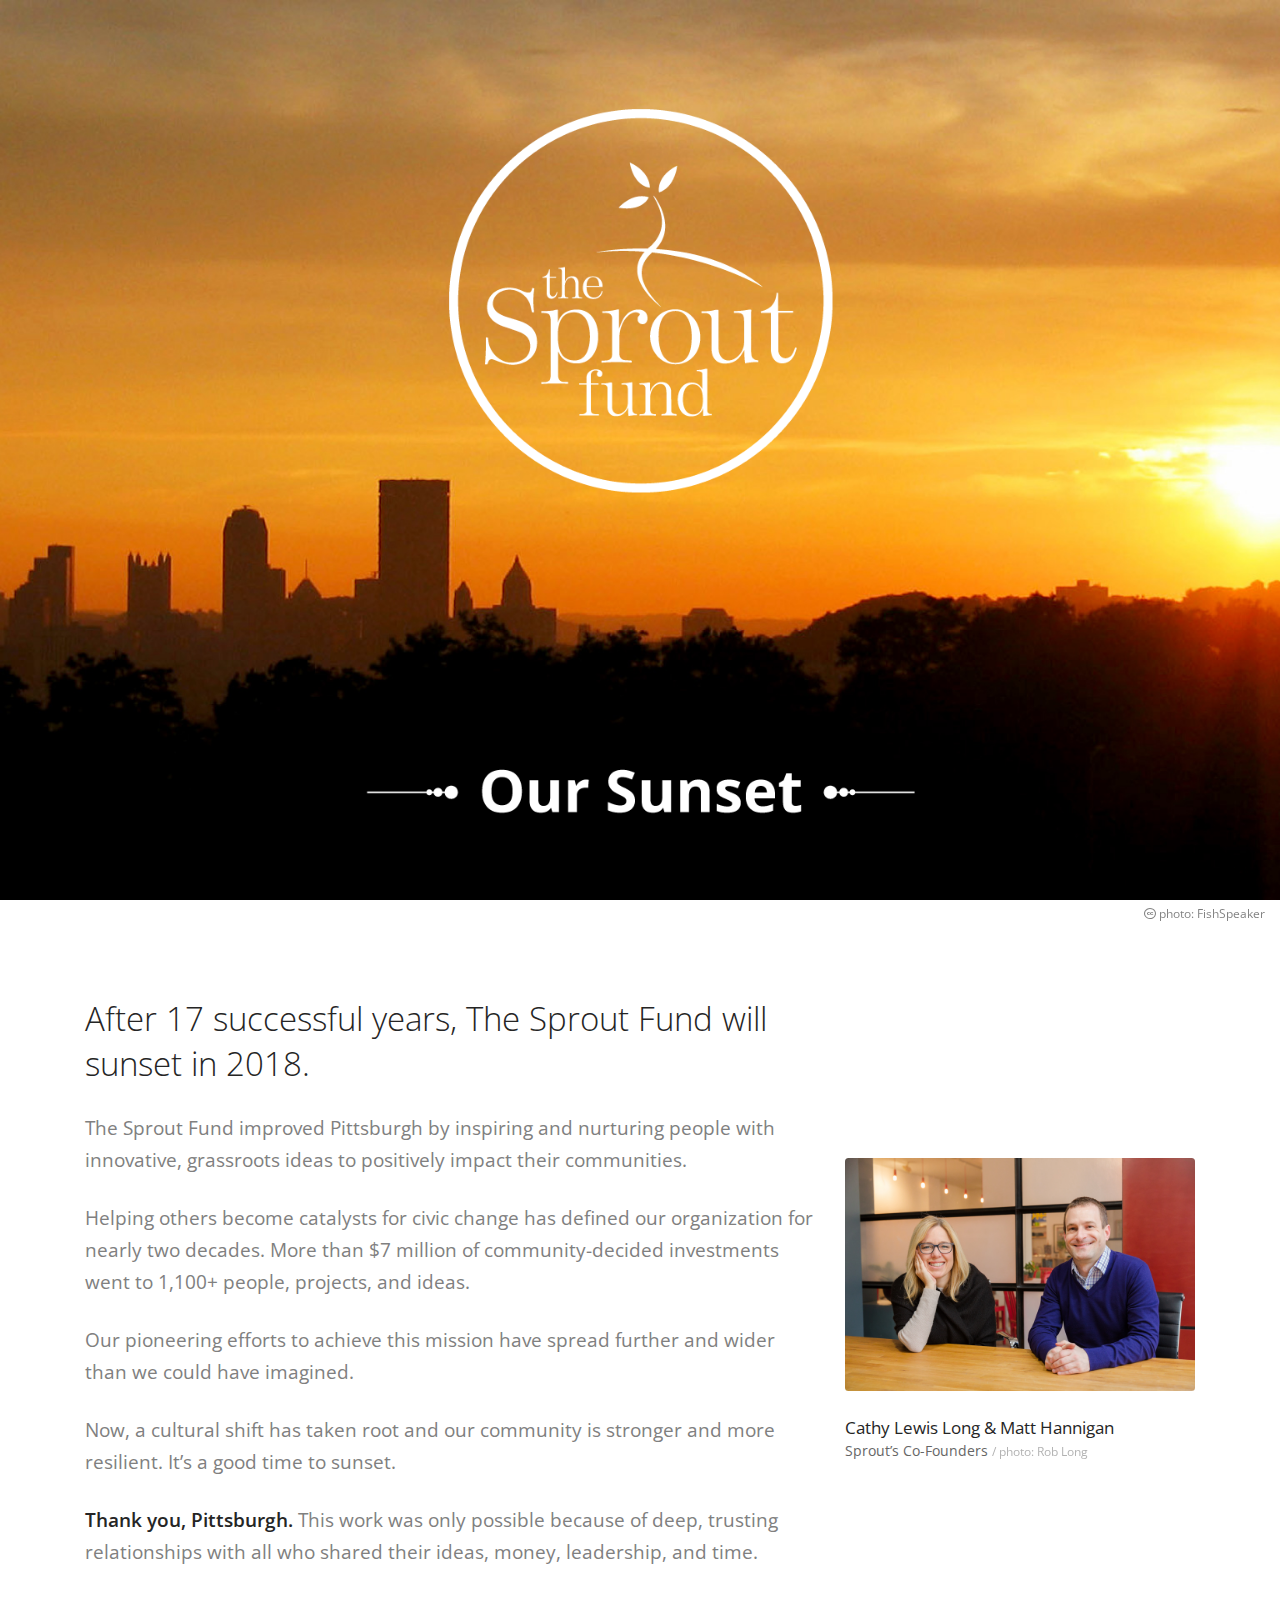
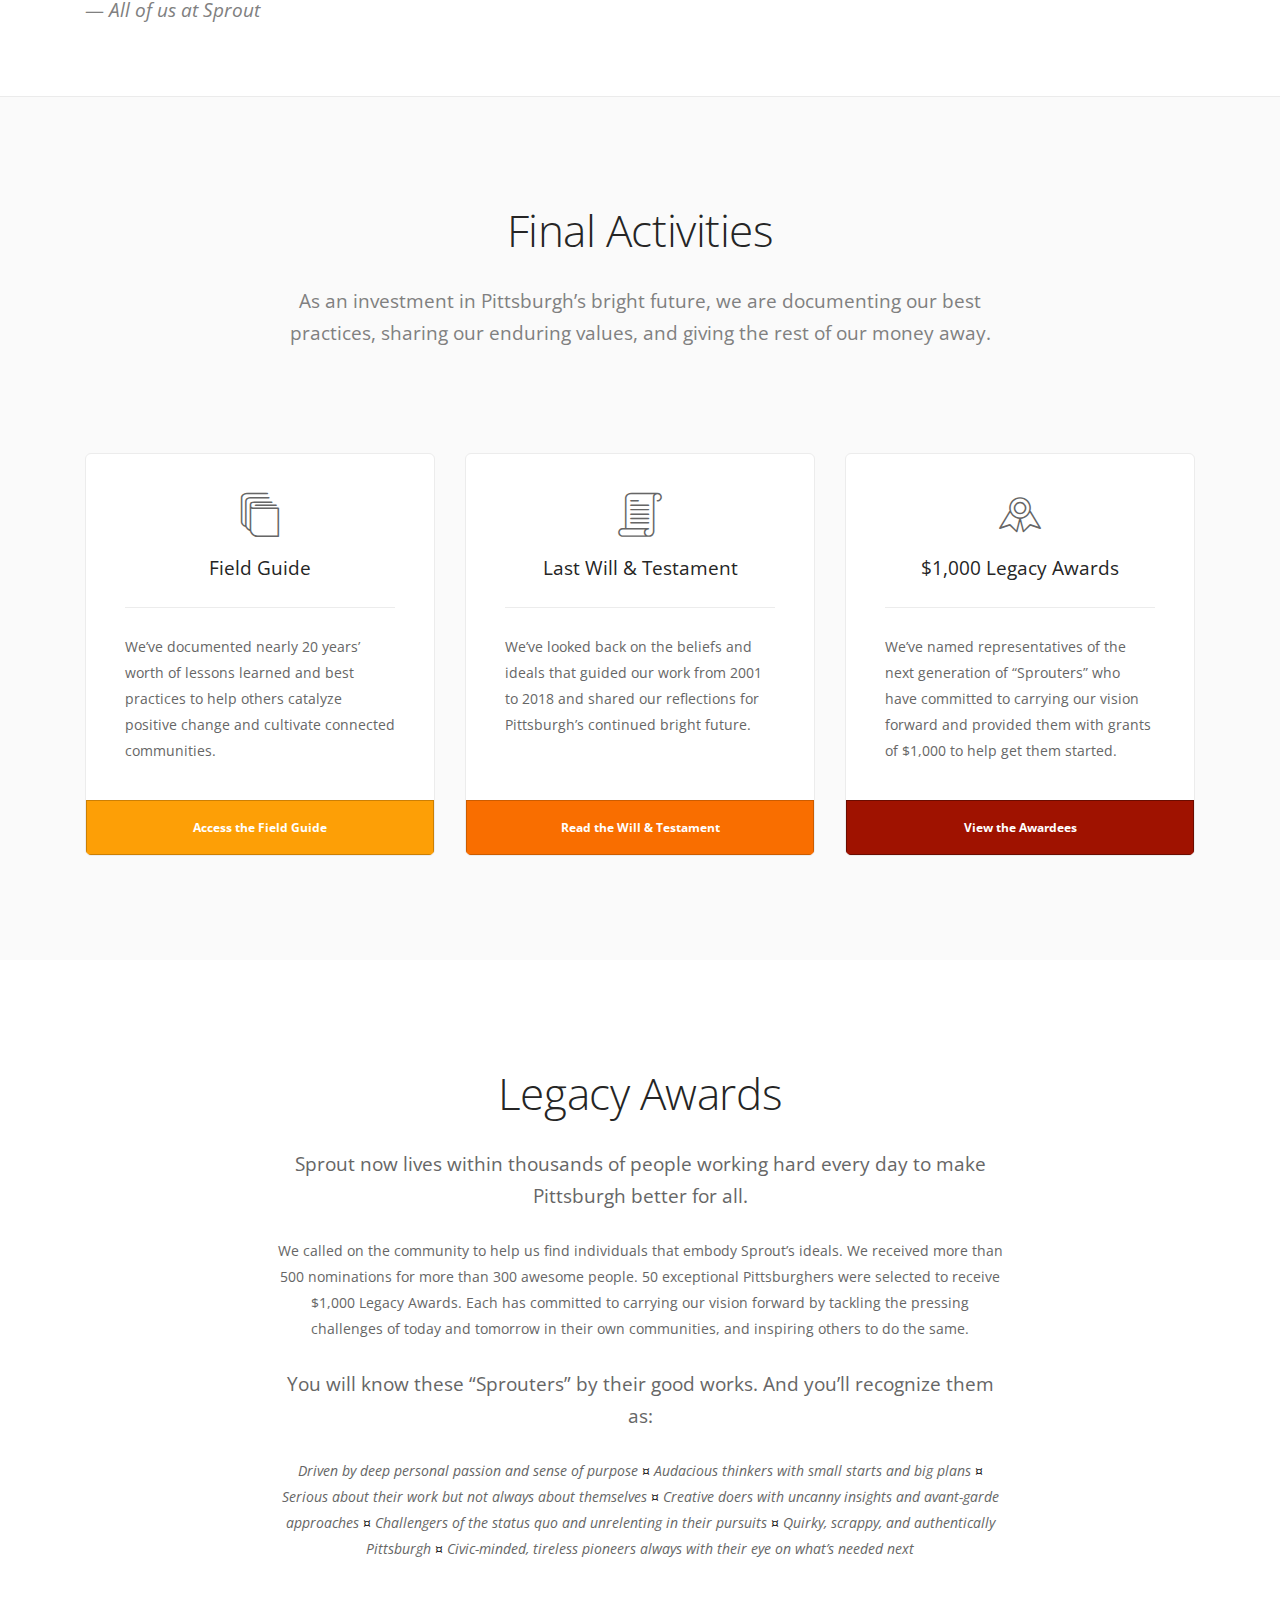
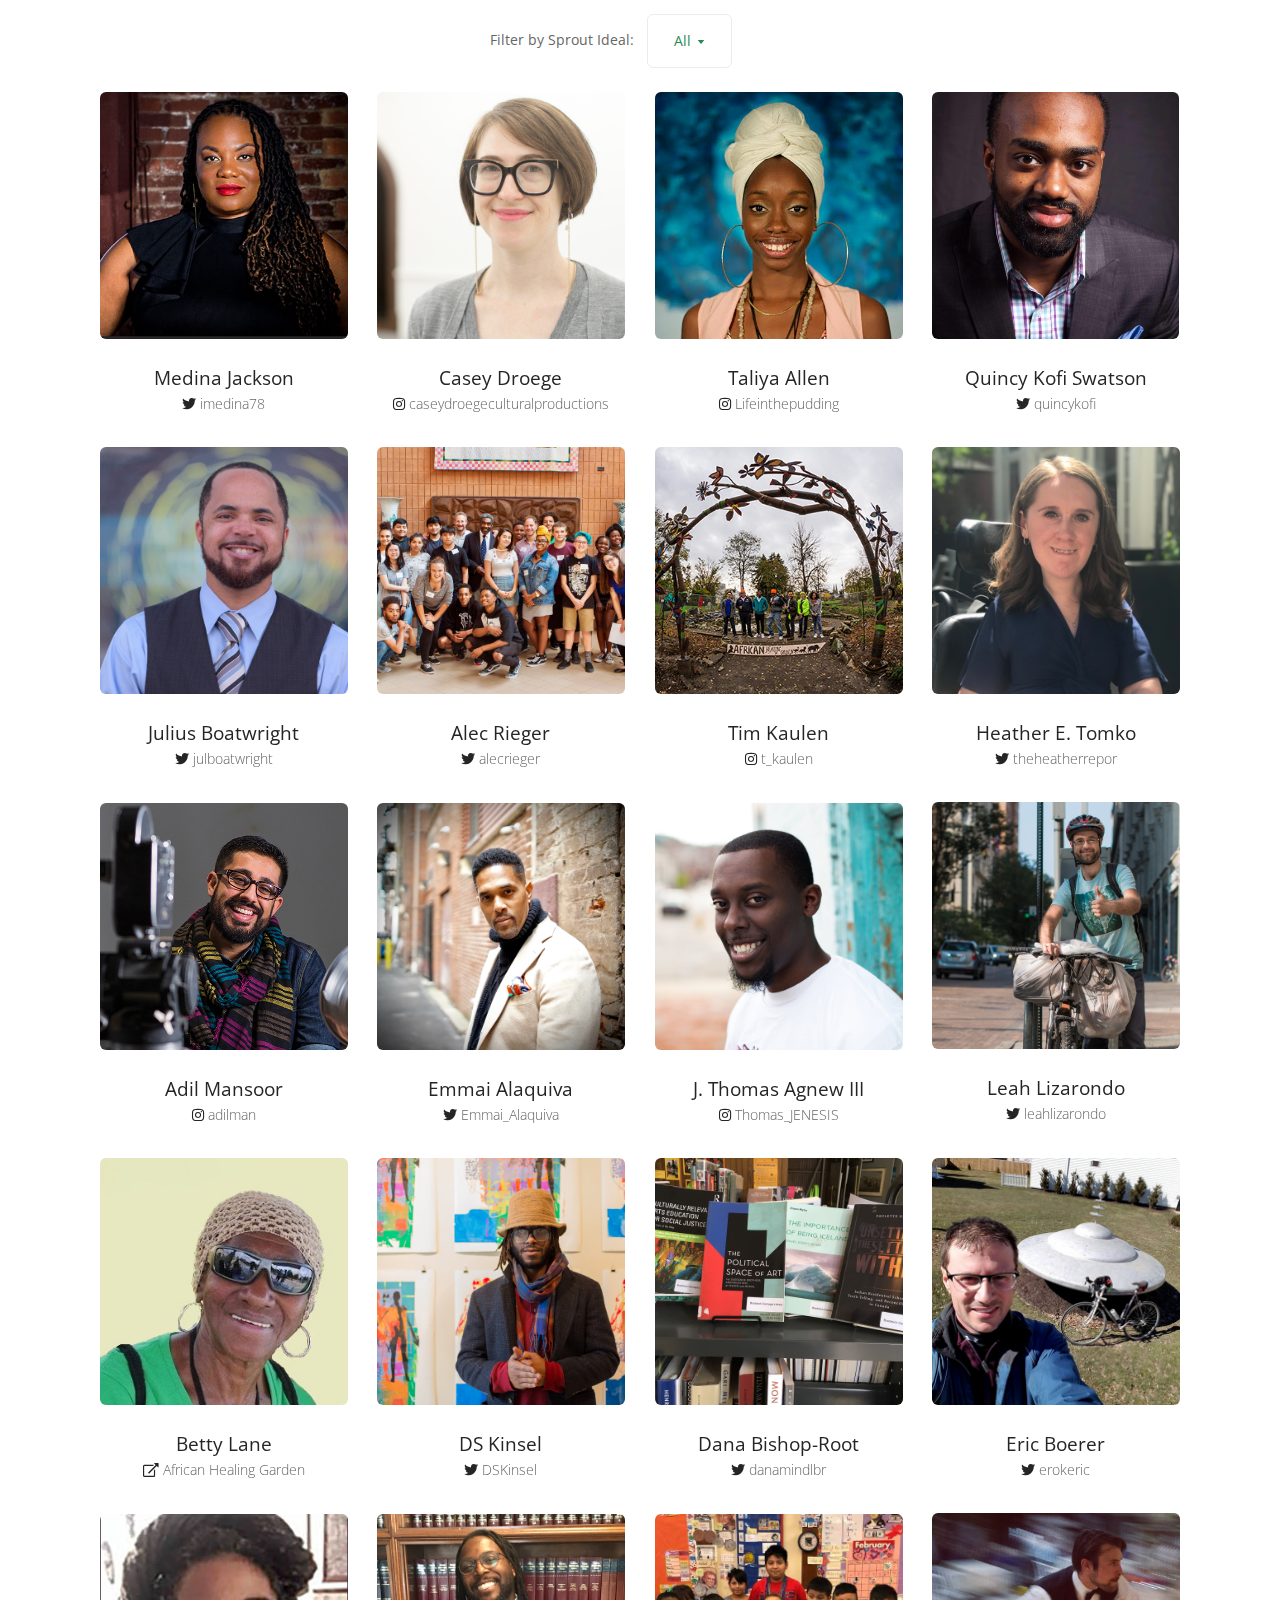
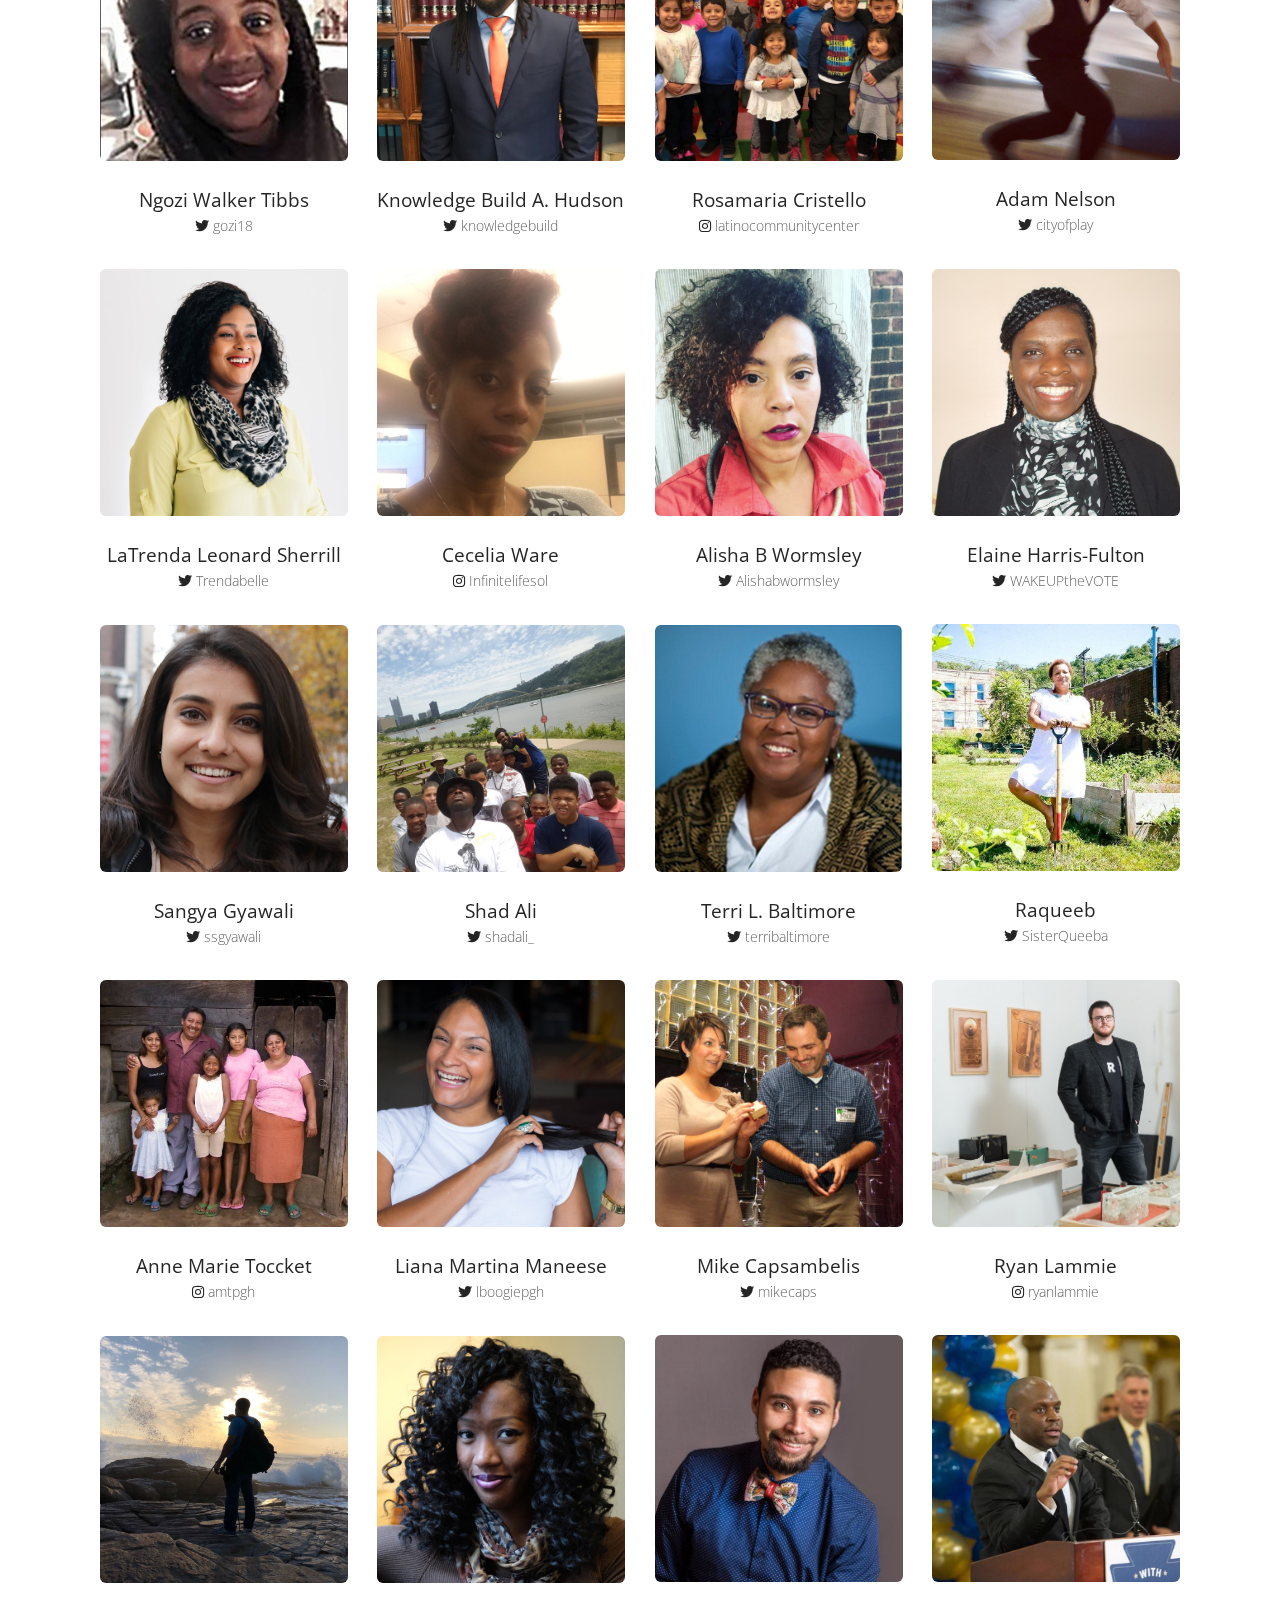
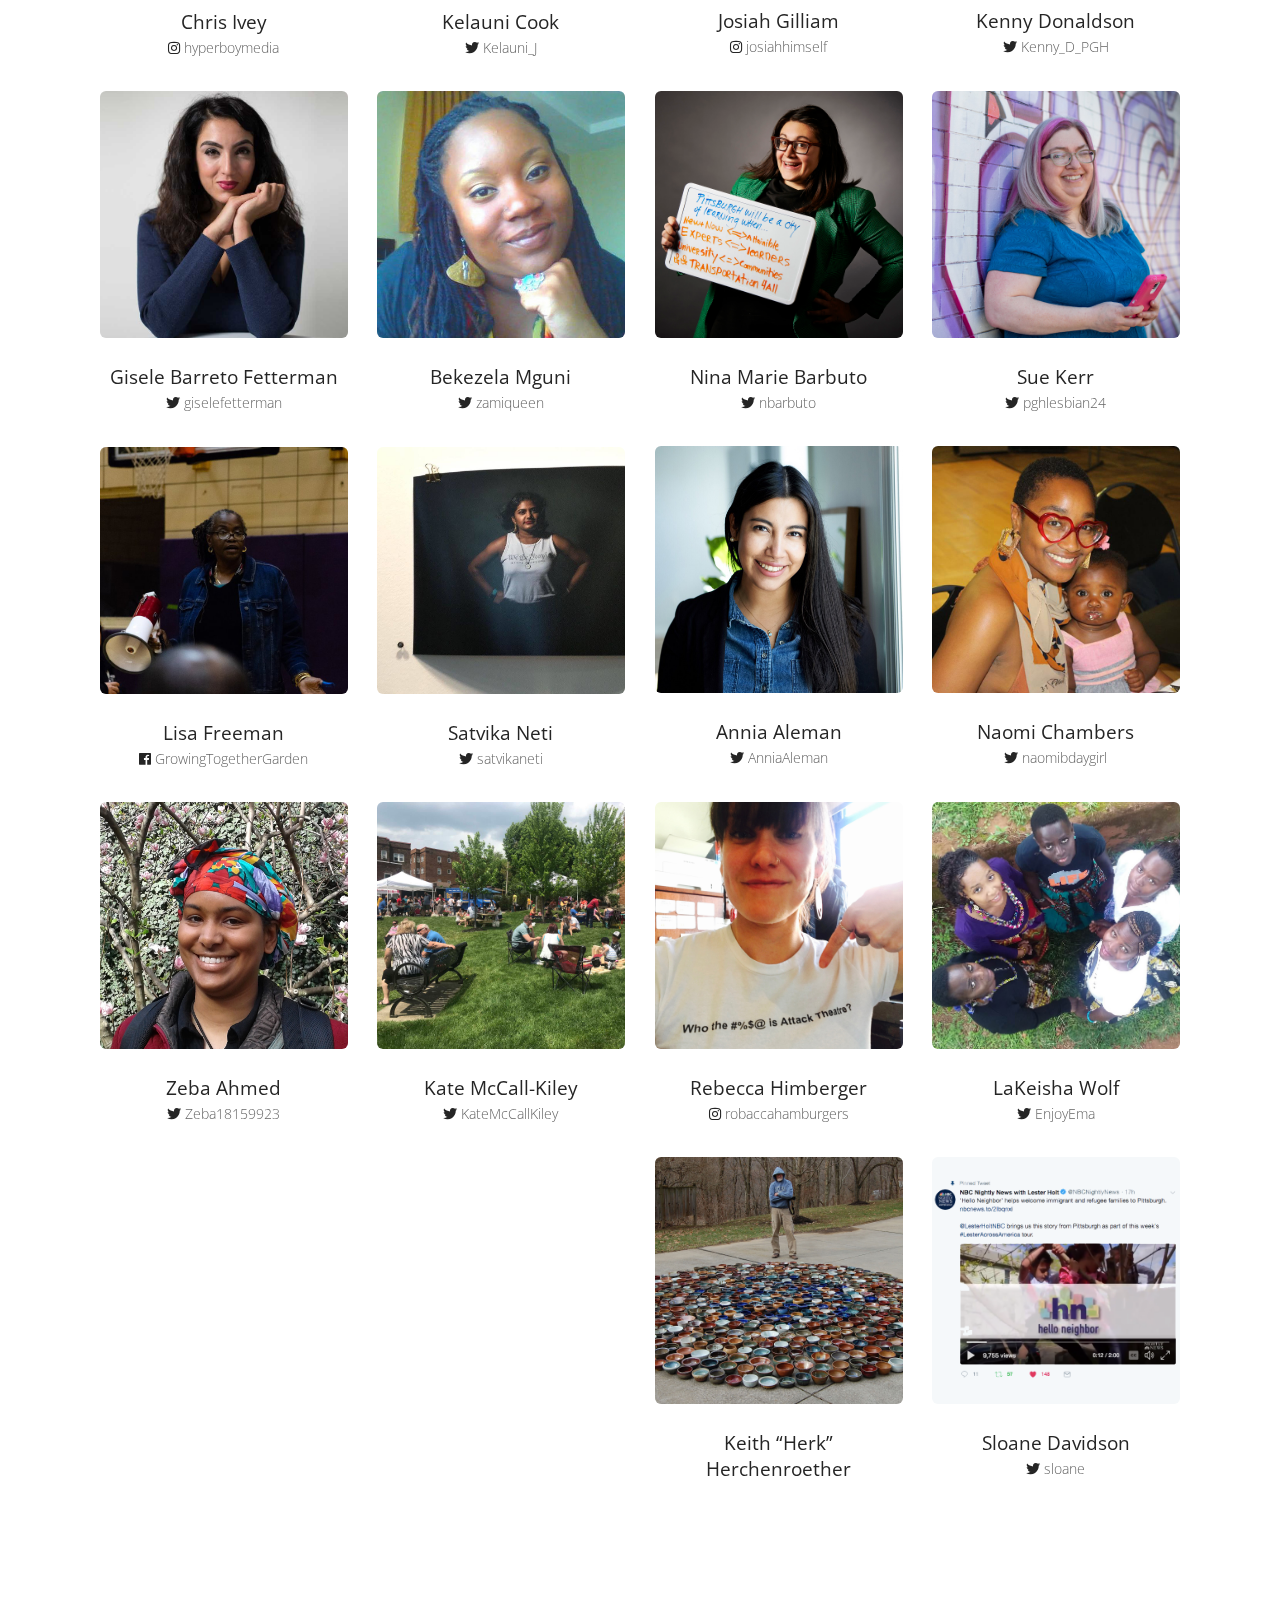
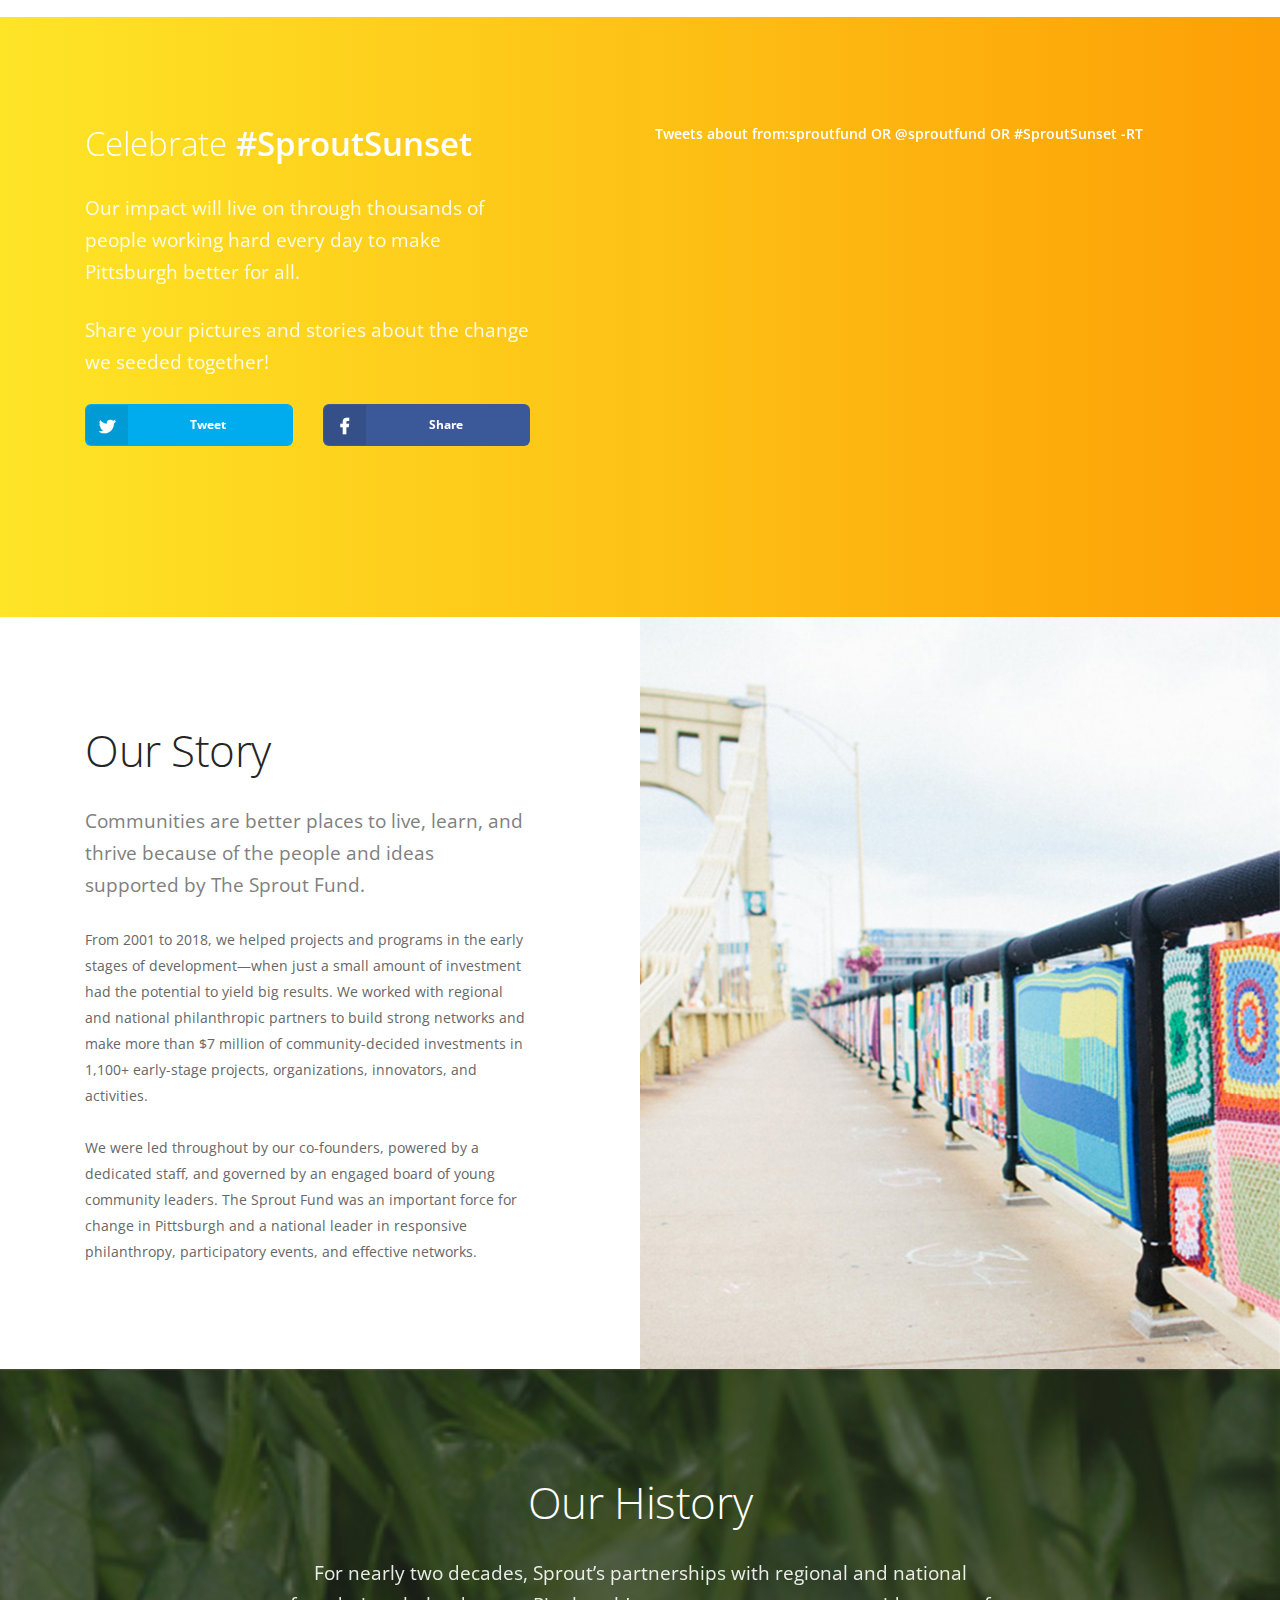
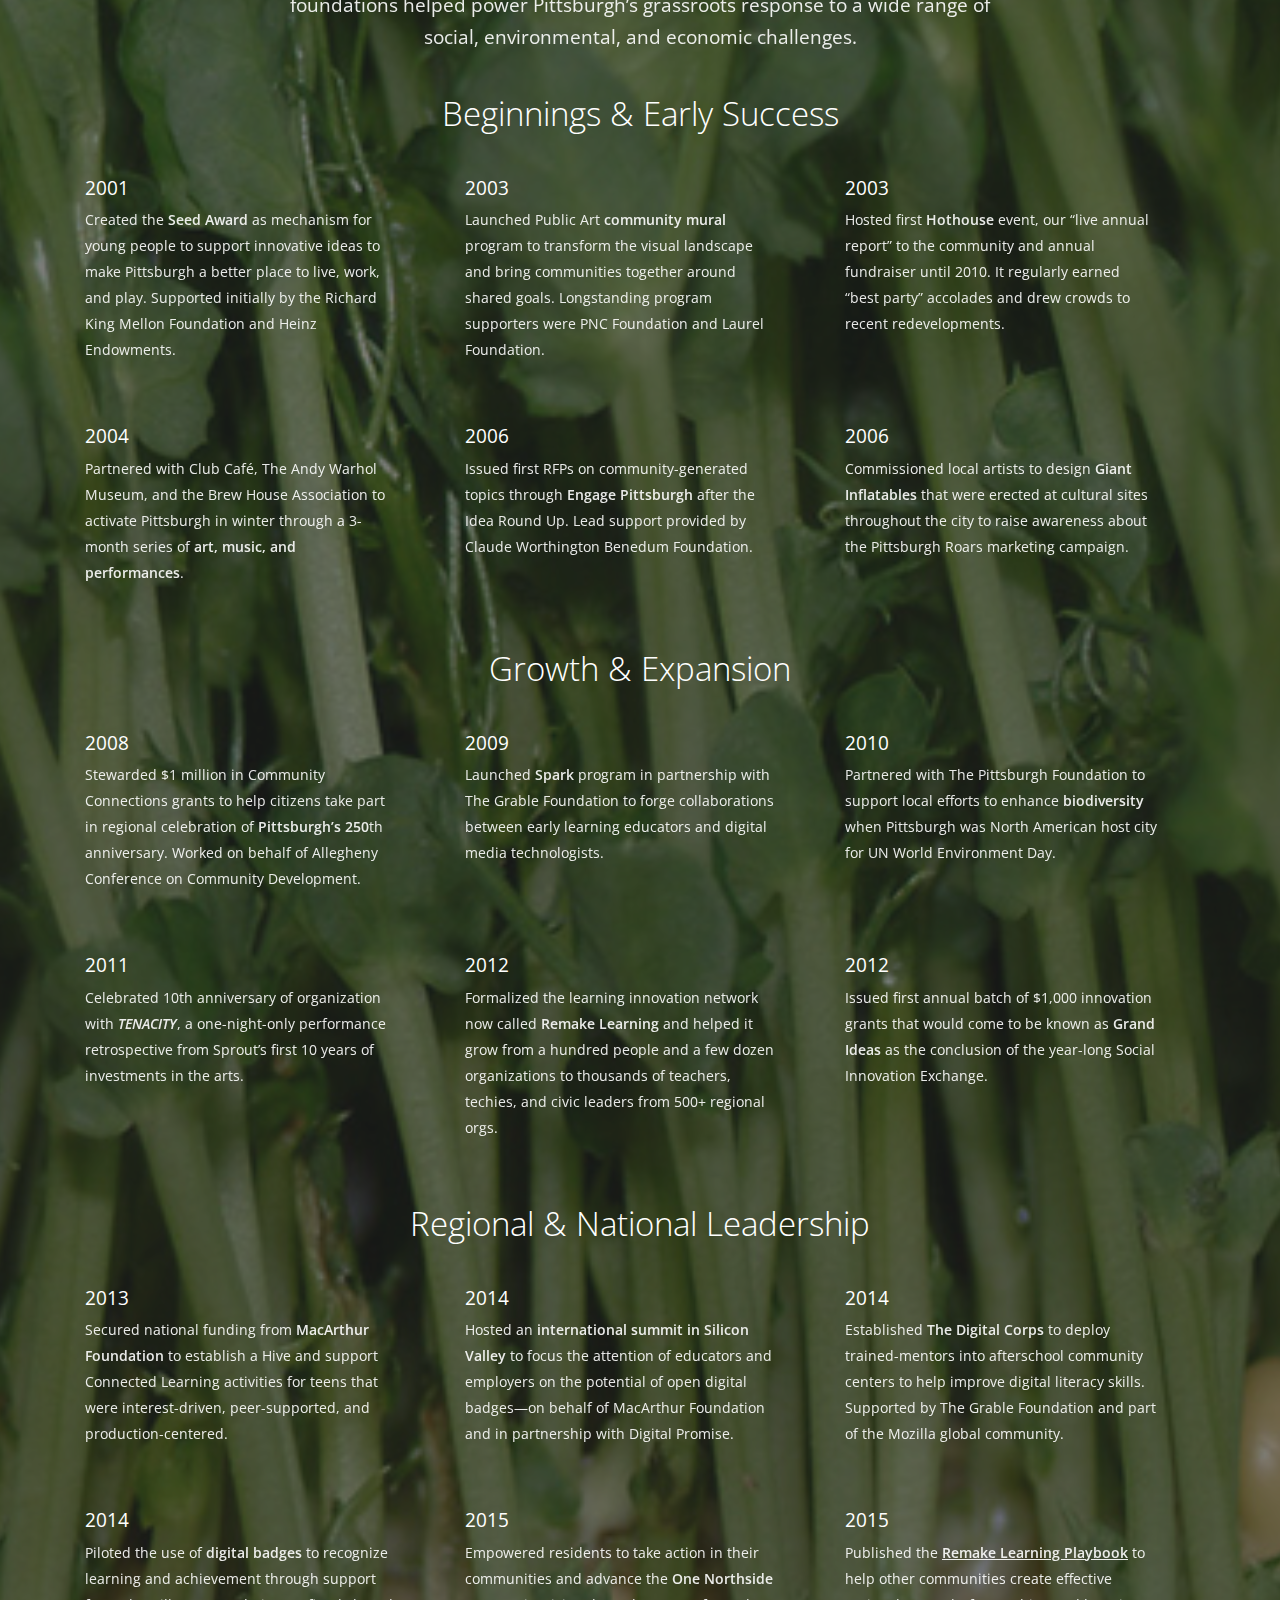
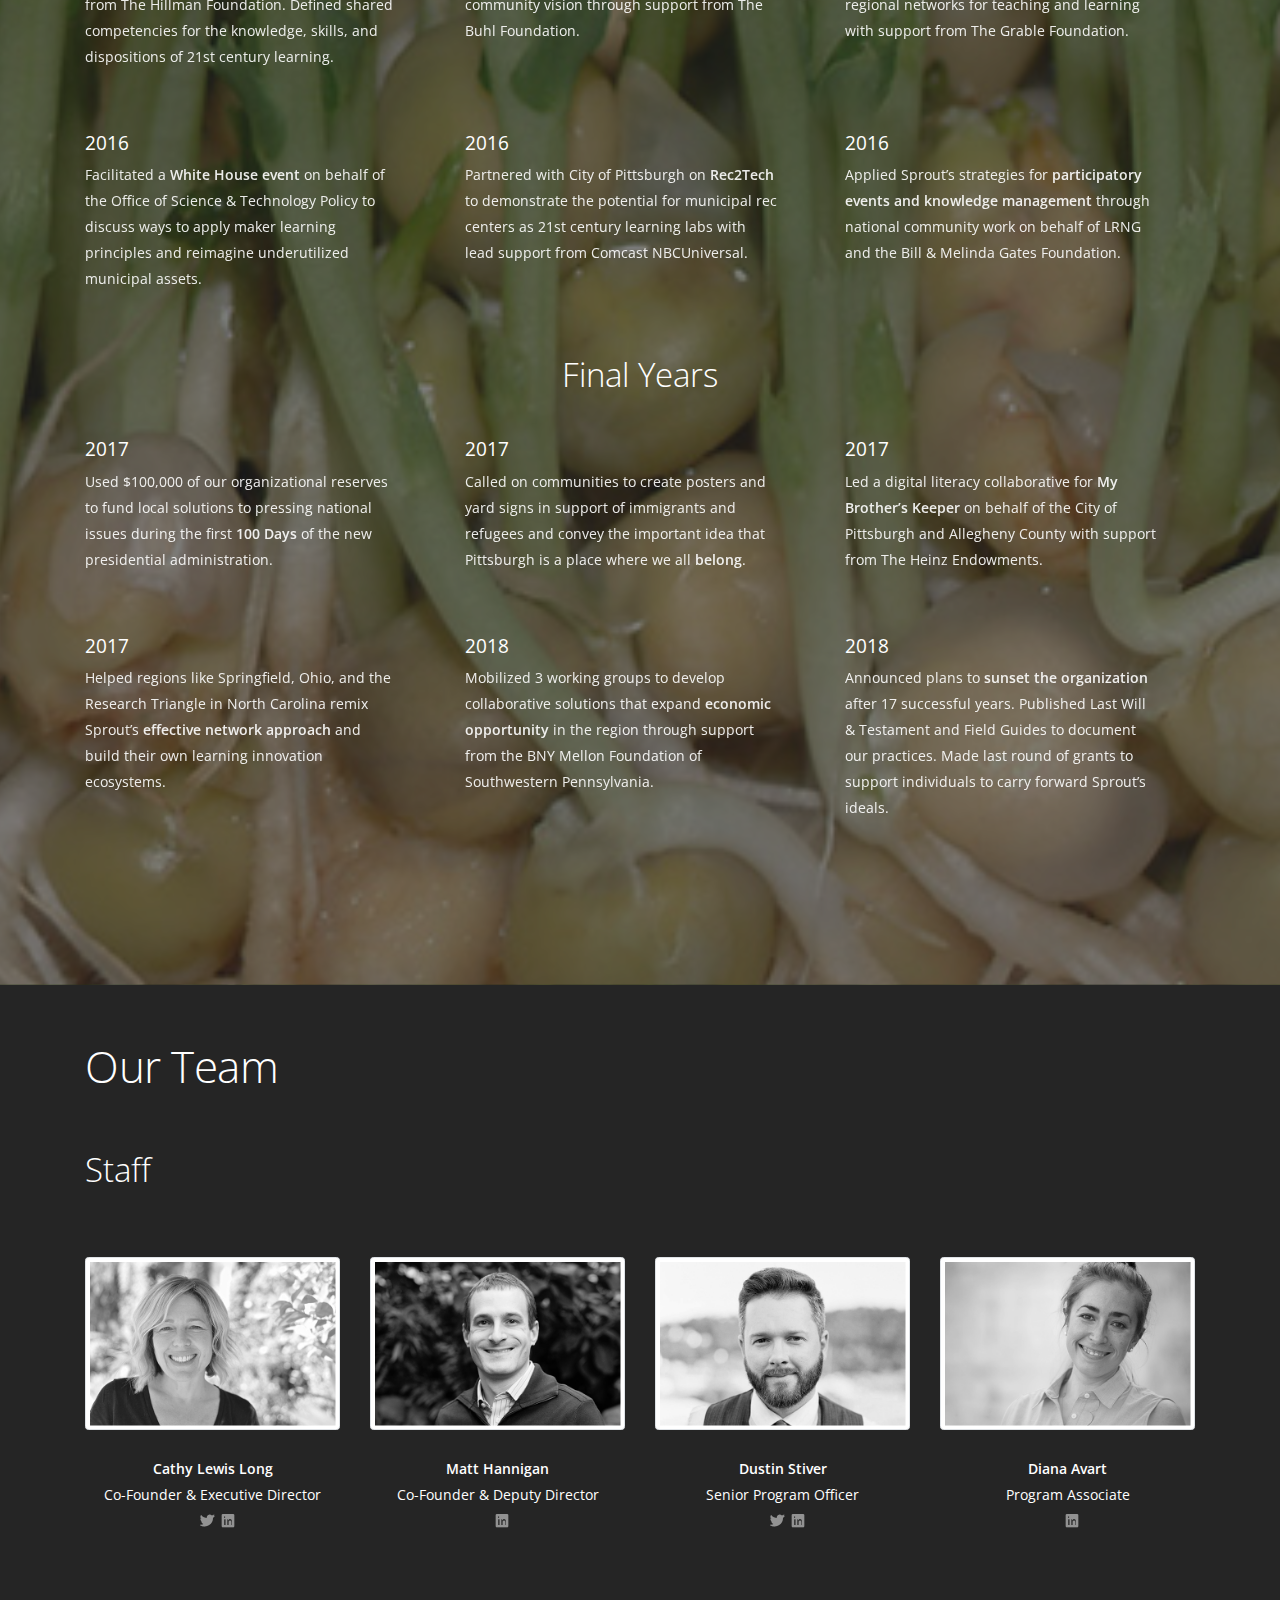
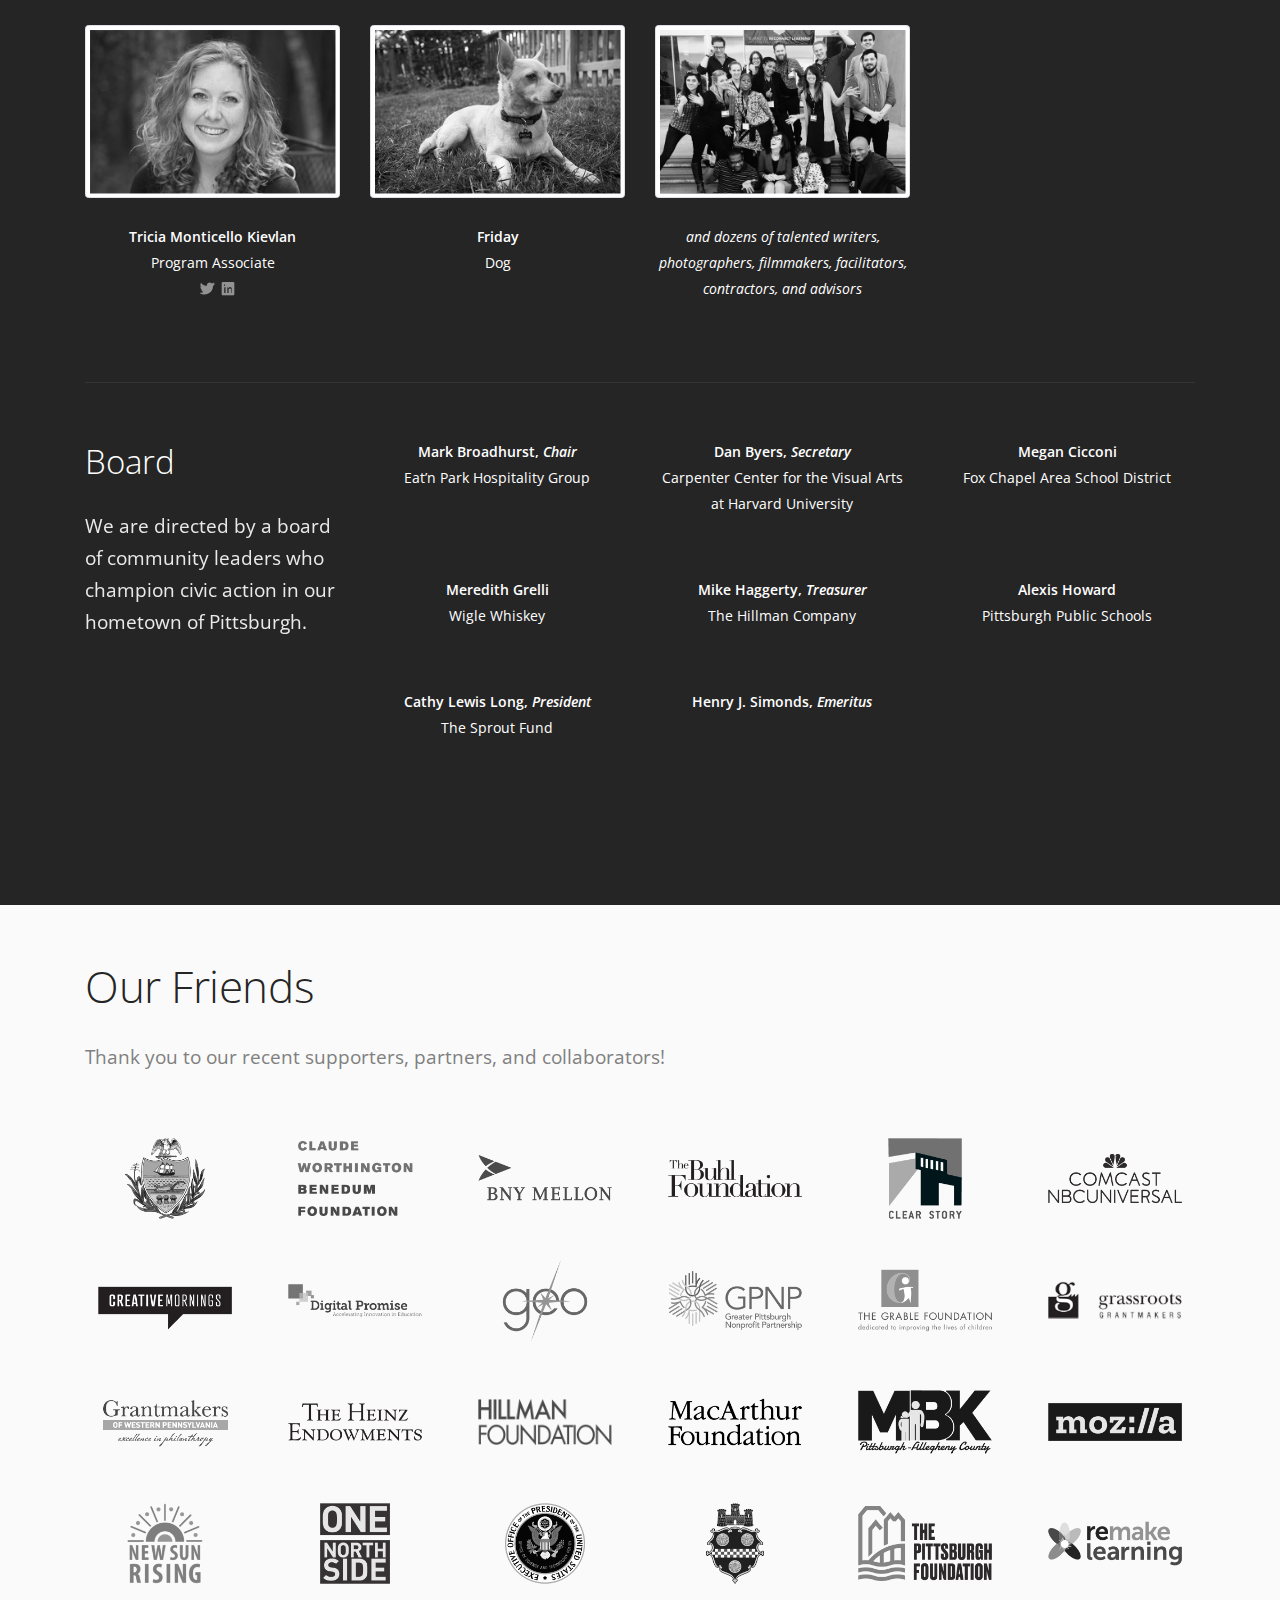
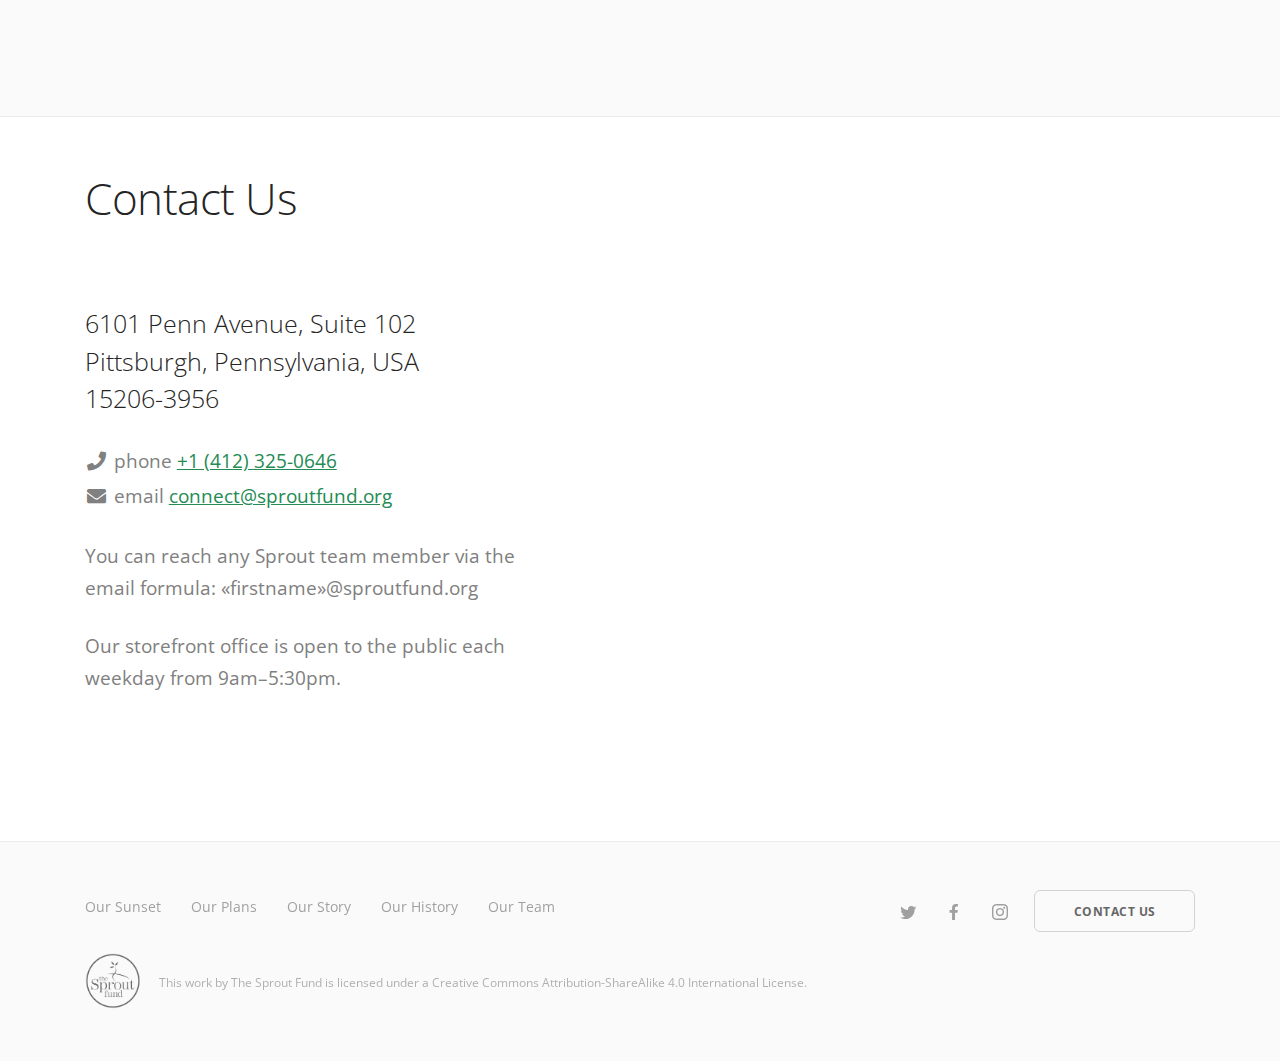
<file: index.html>
<!DOCTYPE html>
<html lang="en-US">
  <head>
    <meta charset="UTF-8">
    <title>Announcing the Sprout Legacy Awardees</title>
    <meta name="description" content="As our final grantmaking, 50 exceptional Pittsburghers will receive $1,000 to carry our vision forward." />
    <meta name="author"      content="The Sprout Fund" />
    <meta name="viewport"    content="width=device-width, initial-scale=1.0" />
    <meta http-equiv="X-UA-Compatible" content="IE=edge">

    <!--Stylesheets-->
    <link href="assets/css/iconsmind.css" rel="stylesheet" type="text/css" media="all" />
    <link href="assets/css/socicon.css" rel="stylesheet" type="text/css" media="all" />
    <link href="assets/css/bootstrap.css" rel="stylesheet" type="text/css" media="all" />
    <link href="assets/css/lightbox.min.css" rel="stylesheet" type="text/css" media="all" />
    <link href="assets/css/flickity.css" rel="stylesheet" type="text/css" media="all" />
    <link href="assets/css/stack-interface.css" rel="stylesheet" type="text/css" media="all" />
    <link href="assets/css/theme-greensea.css" rel="stylesheet" type="text/css" media="all" />
    <link href="assets/css/fontawesome-all.min.css" rel="stylesheet" type="text/css" media="all" />
    <link href="assets/css/custom.css" rel="stylesheet" type="text/css" media="all" />
    <link href="https://fonts.googleapis.com/css?family=Open+Sans:200,300,400,400i,500,600,700" rel="stylesheet" />

    <!--Custom CSS-->
    <style type="text/css">
      .needs-edits {
        background-color: yellow;
      }
      a.staff-contact-link { opacity: .5; }
      a.staff-contact-link:hover { opacity: 1; }
      @media (max-width: 767px) {
        #logo {
          padding: 0;
        }
        #tagline {
          padding: 0;
        }
      }
      footer .logo { max-height: 4em; margin-right: 1em; }
      .friend-logo { padding-bottom: 15px; }
      .project-thumb a {
        color: #666666;
        font-weight: lighter;
      }
    </style>


    <!--Favicons-->
    <link rel="icon" href="favicon.ico">
    <link rel="icon" href="assets/img/favicons/favicon-32x32.png" sizes="32x32" type="image/png">
    <link rel="icon" href="assets/img/favicons/favicon-16x16.png" sizes="16x16" type="image/png">
    <link rel="apple-touch-icon" href="assets/img/favicons/apple-touch-icon.png" sizes="180x180">
    <meta name="msapplication-config" content="assets/img/favicons/browserconfig.xml">
    <meta name="theme-color" content="#238b53">
    <link rel="manifest"  href="assets/img/favicons/manifest.json">
    <link rel="mask-icon" href="assets/img/favicons/safari-pinned-tab.svg" color="#238b53">

    <!--Twitter Sharing Metadata-->
    <meta name="twitter:site"        content="@sproutfund">
    <meta name="twitter:title"       content="Announcing the Sprout Legacy Awardees">
    <meta name="twitter:description" content="As our final grantmaking, 50 exceptional Pittsburghers will receive $1,000 to carry our vision forward." />
    <meta name="twitter:card"        content="summary_large_image">
    <meta name="twitter:image"       content="https://www.sproutfund.org/assets/img/sprout-legacy-awardees.jpg">

    <!--Facebook Sharing Metadata-->
    <meta property="fb:app_id"       content="131261864344" />
    <meta property="og:url"          content="https://www.sproutfund.org/" />
    <meta property="og:type"         content="website" />
    <meta property="og:locale"       content="en_US" />
    <meta property="og:site_name"    content="The Sprout Fund" />
    <meta property="og:title"        content="Announcing the Sprout Legacy Awardees" />
    <meta property="og:description"  content="50 exceptional Pittsburghers will receive $1,000 to carry our vision forward." />
    <meta property="og:image"        content="https://www.sproutfund.org/assets/img/sprout-legacy-awardees.jpg" />
    <meta property="og:image:type"   content="image/jpeg" />
    <meta property="og:image:width"  content="1920" />
    <meta property="og:image:height" content="1080" />
    <meta property="og:image:alt"    content="Announcing the Sprout Legacy Awardees" />
    <!--<meta property="og:updated_time" content="2018-04-09T03:00:00+00:00" />-->

    <!--Google Analytics-->
    <script>
      (function(i,s,o,g,r,a,m){i['GoogleAnalyticsObject']=r;i[r]=i[r]||function(){
      (i[r].q=i[r].q||[]).push(arguments)},i[r].l=1*new Date();a=s.createElement(o),
      m=s.getElementsByTagName(o)[0];a.async=1;a.src=g;m.parentNode.insertBefore(a,m)
      })(window,document,'script','https://www.google-analytics.com/analytics.js','ga');
      ga('create', 'UA-8341602-1', 'auto');
      ga('send', 'pageview');
    </script>

  </head>

  <body data-smooth-scroll-offset="77">
    <div class="nav-container"> </div>
    <div class="main-container" id="home">

      <!--Desktop Cover-->
      <section class="cover imagebg text-center height-100 d-none d-md-block unpad">
        <div class="background-image-holder"><img alt="background" src="assets/img/pgh-sunset_desktop.jpg"></div>
        <div class="container-fluid pos-vertical-center unpad text-center">
          <img src="assets/img/sprout-logo-our-sunset_desktop.png" class="height-100 unpad" id="logo">
        </div>
      </section>

      <!--Mobile Cover-->
      <section class="cover imagebg text-center height-100 d-block d-md-none unpad">
        <div class="background-image-holder"><img alt="background" src="assets/img/pgh-sunset_mobile.jpg"></div>
        <div class="container-fluid pos-vertical-center unpad text-center">
          <img src="assets/img/sprout-logo-our-sunset_mobile.png" class="height-100 unpad" id="logo">
        </div>
      </section>

      <section class="d-block unpad">
        <div class="container-fluid text-right">
          <a href="https://commons.wikimedia.org/wiki/File:Pittsburgh_Skyline_at_Sunset_-_panoramio.jpg" target="_blank"
             class="type--fine-print" style="opacity: .5; font-weight: normal; color: black;"><i class="fab fa-creative-commons"></i> photo: FishSpeaker</a>
        </div>
      </section>

      <!--Letter-->
      <section class="switchable switchable--switch space--sm" id="sunset">
        <div class="container">
          <div class="row align-items-center">
            <div class="col-md-8">
              <h2>After 17 successful years, The Sprout Fund will sunset in 2018.</h2>
              <p class="lead">The Sprout Fund improved Pittsburgh by inspiring and nurturing people with innovative, grassroots ideas to positively impact their communities.</p>
              <p class="lead">Helping others become catalysts for civic change has defined our organization for nearly two decades. More than $7 million of community-decided investments went to 1,100+ people, projects, and ideas.</p>
              <p class="lead">Our pioneering efforts to achieve this mission have spread further and wider than we could have imagined.</p>
              <p class="lead">Now, a cultural shift has taken root and our community is stronger and more resilient. It’s a good time to sunset.</p>
              <p class="lead"><strong>Thank you, Pittsburgh.</strong> This work was only possible because of deep, trusting relationships with all who shared their ideas, money, leadership, and time.</p>
              <p class="lead">— <em>All of us at Sprout</em></p>
            </div>
            <div class="col-md-4">
              <div class="project-thumb">
                <img src="assets/img/cjl-mgh_sized.jpg" class="img-fluid rounded" alt="Cathy Lewis Long &amp; Matt Hannigan, Sprout’s Co-Founders">
                <h4 style="font-size: 1.221428574em; line-height: 1.231578945em;">Cathy Lewis Long &amp; Matt Hannigan</h4>
                <span>Sprout’s Co-Founders</span>
                <span class="type--fine-print text-right" style="opacity: .5;"> / photo: Rob Long</span>
              </div>
            </div>
          </div>
        </div>
      </section>

      <!--Final Plans-->
      <section class="bg--secondary text-center" id="final">
        <div class="container">
          <div class="row">
            <div class="col-md-10 col-lg-8">
              <h1>Final Activities</h1>
              <p class="lead">As an investment in Pittsburgh’s bright future, we are documenting our best practices, sharing our enduring values, and giving the rest of our money away.</p>
            </div>
          </div>
        </div>
      </section>
      <section class="bg--secondary">
        <div class="container">
          <div class="row">
            <div class="col-md-4">
              <div class="feature feature-4 boxed boxed--lg boxed--border text-center">
                <i class="icon icon-Books-2"></i>
                <h4>Field Guide</h4>
                <hr/>
                <p class="text-left">We’ve documented nearly 20 years’ worth of lessons learned and best practices to help others catalyze positive change and cultivate connected communities.</p>
                <a class="btn btn--primary" href="https://fieldguide.sproutfund.org/" target="_blank" style="background-color: #fd9f06; border-color: #cc7f04"> <span class="btn__text">Access the Field Guide</span> </a>
              </div>
            </div>
            <div class="col-md-4">
              <div class="feature feature-4 boxed boxed--lg boxed--border text-center">
                <i class="icon icon-Letter-Open"></i>
                <h4>Last Will &amp; Testament</h4>
                <hr/>
                <p class="text-left">We’ve looked back on the beliefs and ideals that guided our work from 2001 to 2018 and shared our reflections for Pittsburgh’s continued bright future.</p>
                <a class="btn btn--primary" href="https://medium.com/@sproutfund/last-will-testament-26ab31ee583c" target="_blank" style="background-color: #f96e00; border-color: #cc5c00"> <span class="btn__text">Read the Will &amp; Testament</span> </a>
              </div>
            </div>
            <div class="col-md-4">
              <div class="feature feature-4 boxed boxed--lg boxed--border text-center">
                <i class="icon icon-Medal-3"></i>
                <h4>$1,000 Legacy Awards</h4>
                <hr/>
                <p class="text-left">We’ve named representatives of the next generation of “Sprouters” who have committed to carrying our vision forward and provided them with grants of $1,000 to help get them started.</p>
                <a class="btn btn--primary" href="#legacy" style="background-color: #9f1200; border-color: #6b0c00"> <span class="btn__text">View the Awardees</span> </a>
              </div>
            </div>
          </div>
        </div>
      </section>

      <!--Legacy Awards-->
      <section class="bg--white text-center" id="legacy" style="padding-bottom: 1.85714286em;">
        <div class="container">
          <div class="row">
            <div class="col-md-10 col-lg-8">
              <h1>Legacy Awards</h1>
              <p class="lead">Sprout now lives within thousands of people working hard every day to make Pittsburgh better for all.</p>
              <p>We called on the community to help us find individuals that embody Sprout’s ideals. We received more than 500 nominations for more than 300 awesome people. 50 exceptional Pittsburghers were selected to receive $1,000 Legacy Awards. Each has committed to carrying our vision forward by tackling the pressing challenges of today and tomorrow in their own communities, and inspiring others to do the same.</p>
              <p class="lead">You will know these “Sprouters” by their good works. And you’ll recognize them as:<p>
              <p><em>Driven by deep personal passion and sense of purpose</em> <span style="color: black;">¤</span> <em>Audacious thinkers with small starts and big plans</em> <span style="color: black;">¤</span> <em>Serious about their work but not always about themselves</em> <span style="color: black;">¤</span> <em>Creative doers with uncanny insights and avant-garde approaches</em> <span style="color: black;">¤</span> <em>Challengers of the status quo and unrelenting in their pursuits</em> <span style="color: black;">¤</span> <em>Quirky, scrappy, and authentically Pittsburgh</em> <span style="color: black;">¤</span> <em>Civic-minded, tireless pioneers always with their eye on what’s needed next</em></p>
            </div>
          </div>
        </div>
      </section>
      <section class="bg--white" style="padding-top: 1.85714286em;">
        <div class="container">
          <div class="masonry">
            <div class="masonry-filter-container text-center d-flex flex-wrap justify-content-center align-items-center">
              <span>Filter by Sprout Ideal:</span>
              <div class="masonry-filter-holder">
                <div class="masonry__filters" data-filter-all-text="All">
                  <ul>
                    <li class="active" data-masonry-filter="*">All</li>
                    <li data-masonry-filter="driven">driven by deep personal passion and a sense of purpose</li>
                    <li data-masonry-filter="doer">a creative doer with uncanny insights and avant-garde approaches</li>
                  </ul>
                </div>
              </div>
            </div>
            <div class="masonry__container">
              <div class="masonry__item col-6 col-md-3 text-center" data-masonry-filter="Driven by passion and purpose"><div class="project-thumb"><img alt="Image" class="border--round" src="assets/img/awardees/01_medina-jackson.jpg"><div class="d-block d-md-none"><b>Medina Jackson</b></div><div class="d-none d-md-block"><h4>Medina Jackson</h4><a href="https://twitter.com/imedina78" target="_blank"><i class="fab fa-twitter"></i> imedina78</a></div></div></div>
              <div class="masonry__item col-6 col-md-3 text-center" data-masonry-filter="Creative doer with uncanny insights"><div class="project-thumb"><img alt="Image" class="border--round" src="assets/img/awardees/02_casey-droege.jpg"><div class="d-block d-md-none"><b>Casey Droege</b></div><div class="d-none d-md-block"><h4>Casey Droege</h4><a href="https://www.instagram.com/caseydroegeculturalproductions/" target="_blank"><i class="fab fa-instagram"></i> caseydroegeculturalproductions</a></div></div></div>
              <div class="masonry__item col-6 col-md-3 text-center" data-masonry-filter="Challenger of the status quo"><div class="project-thumb"><img alt="Image" class="border--round" src="assets/img/awardees/03_taliya-allen.jpg"><div class="d-block d-md-none"><b>Taliya Allen</b></div><div class="d-none d-md-block"><h4>Taliya Allen</h4><a href="https://www.instagram.com/lifeinthepudding/" target="_blank"><i class="fab fa-instagram"></i> Lifeinthepudding</a></div></div></div>
              <div class="masonry__item col-6 col-md-3 text-center" data-masonry-filter="Audacious thinker with big plans"><div class="project-thumb"><img alt="Image" class="border--round" src="assets/img/awardees/04_quincy-kofi-swatson.jpg"><div class="d-block d-md-none"><b>Quincy Kofi Swatson</b></div><div class="d-none d-md-block"><h4>Quincy Kofi Swatson</h4><a href="https://twitter.com/quincykofi" target="_blank"><i class="fab fa-twitter"></i> quincykofi</a></div></div></div>
              <div class="masonry__item col-6 col-md-3 text-center" data-masonry-filter="Driven by passion and purpose"><div class="project-thumb"><img alt="Image" class="border--round" src="assets/img/awardees/05_heather-e-tomko.jpg"><div class="d-block d-md-none"><b>Heather E. Tomko</b></div><div class="d-none d-md-block"><h4>Heather E. Tomko</h4><a href="https://twitter.com/TheHeatherRepor" target="_blank"><i class="fab fa-twitter"></i> theheatherrepor</a></div></div></div>
              <div class="masonry__item col-6 col-md-3 text-center" data-masonry-filter="Driven by passion and purpose"><div class="project-thumb"><img alt="Image" class="border--round" src="assets/img/awardees/06_julius-boatwright.jpg"><div class="d-block d-md-none"><b>Julius Boatwright</b></div><div class="d-none d-md-block"><h4>Julius Boatwright</h4><a href="https://twitter.com/julboatwright" target="_blank"><i class="fab fa-twitter"></i> julboatwright</a></div></div></div>
              <div class="masonry__item col-6 col-md-3 text-center" data-masonry-filter="Challenger of the status quo"><div class="project-thumb"><img alt="Image" class="border--round" src="assets/img/awardees/07_alec-rieger.jpg"><div class="d-block d-md-none"><b>Alec Rieger</b></div><div class="d-none d-md-block"><h4>Alec Rieger</h4><a href="https://twitter.com/alecrieger" target="_blank"><i class="fab fa-twitter"></i> alecrieger</a></div></div></div>
              <div class="masonry__item col-6 col-md-3 text-center" data-masonry-filter="Quicky scrappy authentic Pittsburgh"><div class="project-thumb"><img alt="Image" class="border--round" src="assets/img/awardees/08_tim-kaulen.jpg"><div class="d-block d-md-none"><b>Tim Kaulen</b></div><div class="d-none d-md-block"><h4>Tim Kaulen</h4><a href="https://www.instagram.com/t_kaulen/" target="_blank"><i class="fab fa-instagram"></i> t_kaulen</a></div></div></div>
              <div class="masonry__item col-6 col-md-3 text-center" data-masonry-filter="Creative doer with uncanny insights"><div class="project-thumb"><img alt="Image" class="border--round" src="assets/img/awardees/09_leah-lizarondo.jpg"><div class="d-block d-md-none"><b>Leah Lizarondo</b></div><div class="d-none d-md-block"><h4>Leah Lizarondo</h4><a href="https://twitter.com/leahlizarondo" target="_blank"><i class="fab fa-twitter"></i> leahlizarondo</a></div></div></div>
              <div class="masonry__item col-6 col-md-3 text-center" data-masonry-filter="Challenger of the status quo"><div class="project-thumb"><img alt="Image" class="border--round" src="assets/img/awardees/10_adil-mansoor.jpg"><div class="d-block d-md-none"><b>Adil Mansoor</b></div><div class="d-none d-md-block"><h4>Adil Mansoor</h4><a href="https://www.instagram.com/adilman" target="_blank"><i class="fab fa-instagram"></i> adilman</a></div></div></div>
              <div class="masonry__item col-6 col-md-3 text-center" data-masonry-filter="Creative doer with uncanny insights"><div class="project-thumb"><img alt="Image" class="border--round" src="assets/img/awardees/11_emmai-alaquiva.jpg"><div class="d-block d-md-none"><b>Emmai Alaquiva</b></div><div class="d-none d-md-block"><h4>Emmai Alaquiva</h4><a href="https://twitter.com/Emmai_Alaquiva" target="_blank"><i class="fab fa-twitter"></i> Emmai_Alaquiva</a></div></div></div>
              <div class="masonry__item col-6 col-md-3 text-center" data-masonry-filter="Driven by passion and purpose"><div class="project-thumb"><img alt="Image" class="border--round" src="assets/img/awardees/12_j-thomas-agnew-iii.jpg"><div class="d-block d-md-none"><b>J. Thomas Agnew III</b></div><div class="d-none d-md-block"><h4>J. Thomas Agnew III</h4><a href="https://www.instagram.com/thomas_jenesis/" target="_blank"><i class="fab fa-instagram"></i> Thomas_JENESIS</a></div></div></div>
              <div class="masonry__item col-6 col-md-3 text-center" data-masonry-filter="Civic-minded tireless pioneer "><div class="project-thumb"><img alt="Image" class="border--round" src="assets/img/awardees/13_eric-boerer.jpg"><div class="d-block d-md-none"><b>Eric Boerer</b></div><div class="d-none d-md-block"><h4>Eric Boerer</h4><a href="https://twitter.com/erokeric" target="_blank"><i class="fab fa-twitter"></i> erokeric</a></div></div></div>
              <div class="masonry__item col-6 col-md-3 text-center" data-masonry-filter="Civic-minded tireless pioneer "><div class="project-thumb"><img alt="Image" class="border--round" src="assets/img/awardees/14_betty-lane.jpg"><div class="d-block d-md-none"><b>Betty Lane</b></div><div class="d-none d-md-block"><h4>Betty Lane</h4><a href="http://africanhealinggarden.org" target="_blank"><i class="far fa-external-link-alt"></i> African Healing Garden</a></div></div></div>
              <div class="masonry__item col-6 col-md-3 text-center" data-masonry-filter="Challenger of the status quo"><div class="project-thumb"><img alt="Image" class="border--round" src="assets/img/awardees/15_ds-kinsel.jpg"><div class="d-block d-md-none"><b>DS Kinsel</b></div><div class="d-none d-md-block"><h4>DS Kinsel</h4><a href="https://twitter.com/DSKinsel" target="_blank"><i class="fab fa-twitter"></i> DSKinsel</a></div></div></div>
              <div class="masonry__item col-6 col-md-3 text-center" data-masonry-filter="Serious about work but not self"><div class="project-thumb"><img alt="Image" class="border--round" src="assets/img/awardees/16_dana-bishop-root.jpg"><div class="d-block d-md-none"><b>Dana Bishop-Root</b></div><div class="d-none d-md-block"><h4>Dana Bishop-Root</h4><a href="https://twitter.com/danamindlbr" target="_blank"><i class="fab fa-twitter"></i> danamindlbr</a></div></div></div>
              <div class="masonry__item col-6 col-md-3 text-center" data-masonry-filter="Creative doer with uncanny insights"><div class="project-thumb"><img alt="Image" class="border--round" src="assets/img/awardees/17_adam-nelson.jpg"><div class="d-block d-md-none"><b>Adam Nelson</b></div><div class="d-none d-md-block"><h4>Adam Nelson</h4><a href="https://twitter.com/cityofplay" target="_blank"><i class="fab fa-twitter"></i> cityofplay</a></div></div></div>
              <div class="masonry__item col-6 col-md-3 text-center" data-masonry-filter="Driven by passion and purpose"><div class="project-thumb"><img alt="Image" class="border--round" src="assets/img/awardees/18_ngozi-walker-tibbs.png"><div class="d-block d-md-none"><b>Ngozi Walker Tibbs</b></div><div class="d-none d-md-block"><h4>Ngozi Walker Tibbs</h4><a href="https://twitter.com/gozi18" target="_blank"><i class="fab fa-twitter"></i> gozi18</a></div></div></div>
              <div class="masonry__item col-6 col-md-3 text-center" data-masonry-filter="Challenger of the status quo"><div class="project-thumb"><img alt="Image" class="border--round" src="assets/img/awardees/19_knowledge-build-a-hudson.jpg"><div class="d-block d-md-none"><b>Knowledge Hudson</b></div><div class="d-none d-md-block"><h4>Knowledge Build A. Hudson</h4><a href="https://twitter.com/knowledgebuild" target="_blank"><i class="fab fa-twitter"></i> knowledgebuild</a></div></div></div>
              <div class="masonry__item col-6 col-md-3 text-center" data-masonry-filter="Driven by passion and purpose"><div class="project-thumb"><img alt="Image" class="border--round" src="assets/img/awardees/20_rosamaria-cristello.jpg"><div class="d-block d-md-none"><b>Rosamaria Cristello</b></div><div class="d-none d-md-block"><h4>Rosamaria Cristello</h4><a href="https://www.instagram.com/latinocommunitycenter/" target="_blank"><i class="fab fa-instagram"></i> latinocommunitycenter</a></div></div></div>
              <div class="masonry__item col-6 col-md-3 text-center" data-masonry-filter="Creative doer with uncanny insights"><div class="project-thumb"><img alt="Image" class="border--round" src="assets/img/awardees/21_elaine-harris-fulton.png"><div class="d-block d-md-none"><b>Elaine Harris-Fulton</b></div><div class="d-none d-md-block"><h4>Elaine Harris-Fulton</h4><a href="https://twitter.com/WAKEUPtheVOTE" target="_blank"><i class="fab fa-twitter"></i> WAKEUPtheVOTE</a></div></div></div>
              <div class="masonry__item col-6 col-md-3 text-center" data-masonry-filter="Challenger of the status quo"><div class="project-thumb"><img alt="Image" class="border--round" src="assets/img/awardees/22_latrenda-leonard-sherrill.jpg"><div class="d-block d-md-none"><b>LaTrenda Sherrill</b></div><div class="d-none d-md-block"><h4>LaTrenda Leonard Sherrill</h4><a href="https://twitter.com/trendabelle" target="_blank"><i class="fab fa-twitter"></i> Trendabelle</a></div></div></div>
              <div class="masonry__item col-6 col-md-3 text-center" data-masonry-filter="Civic-minded tireless pioneer "><div class="project-thumb"><img alt="Image" class="border--round" src="assets/img/awardees/23_cecelia-ware.jpg"><div class="d-block d-md-none"><b>Cecelia Ware</b></div><div class="d-none d-md-block"><h4>Cecelia Ware</h4><a href="https://www.instagram.com/infinitelifesol/" target="_blank"><i class="fab fa-instagram"></i> Infinitelifesol</a></div></div></div>
              <div class="masonry__item col-6 col-md-3 text-center" data-masonry-filter="Serious about work but not self"><div class="project-thumb"><img alt="Image" class="border--round" src="assets/img/awardees/24_alisha-b-wormsley.jpg"><div class="d-block d-md-none"><b>Alisha B Wormsley</b></div><div class="d-none d-md-block"><h4>Alisha B Wormsley</h4><a href="https://twitter.com/alishabwormsley" target="_blank"><i class="fab fa-twitter"></i> Alishabwormsley</a></div></div></div>
              <div class="masonry__item col-6 col-md-3 text-center" data-masonry-filter="Challenger of the status quo"><div class="project-thumb"><img alt="Image" class="border--round" src="assets/img/awardees/25_raqueeb.jpg"><div class="d-block d-md-none"><b>Raqueeb</b></div><div class="d-none d-md-block"><h4>Raqueeb</h4><a href="https://twitter.com/SisterQueeba" target="_blank"><i class="fab fa-twitter"></i> SisterQueeba</a></div></div></div>
              <div class="masonry__item col-6 col-md-3 text-center" data-masonry-filter="Audacious thinker with big plans"><div class="project-thumb"><img alt="Image" class="border--round" src="assets/img/awardees/26_sangya-gyawali.png"><div class="d-block d-md-none"><b>Sangya Gyawali</b></div><div class="d-none d-md-block"><h4>Sangya Gyawali</h4><a href="https://twitter.com/ssgyawali" target="_blank"><i class="fab fa-twitter"></i> ssgyawali</a></div></div></div>
              <div class="masonry__item col-6 col-md-3 text-center" data-masonry-filter="Creative doer with uncanny insights"><div class="project-thumb"><img alt="Image" class="border--round" src="assets/img/awardees/27_shad-ali.jpg"><div class="d-block d-md-none"><b>Shad Ali</b></div><div class="d-none d-md-block"><h4>Shad Ali</h4><a href="https://twitter.com/shadali_" target="_blank"><i class="fab fa-twitter"></i> shadali_</a></div></div></div>
              <div class="masonry__item col-6 col-md-3 text-center" data-masonry-filter="Driven by passion and purpose"><div class="project-thumb"><img alt="Image" class="border--round" src="assets/img/awardees/28_terri-baltimore.jpg"><div class="d-block d-md-none"><b>Terri L. Baltimore</b></div><div class="d-none d-md-block"><h4>Terri L. Baltimore</h4><a href="https://twitter.com/terribaltimore" target="_blank"><i class="fab fa-twitter"></i> terribaltimore</a></div></div></div>
              <div class="masonry__item col-6 col-md-3 text-center" data-masonry-filter="Audacious thinker with big plans"><div class="project-thumb"><img alt="Image" class="border--round" src="assets/img/awardees/29_mike-capsambelis.jpg"><div class="d-block d-md-none"><b>Mike Capsambelis</b></div><div class="d-none d-md-block"><h4>Mike Capsambelis</h4><a href="https://twitter.com/MikeCaps" target="_blank"><i class="fab fa-twitter"></i> mikecaps</a></div></div></div>
              <div class="masonry__item col-6 col-md-3 text-center" data-masonry-filter="Driven by passion and purpose"><div class="project-thumb"><img alt="Image" class="border--round" src="assets/img/awardees/30_ryan-lammie.jpg"><div class="d-block d-md-none"><b>Ryan Lammie</b></div><div class="d-none d-md-block"><h4>Ryan Lammie</h4><a href="https://www.instagram.com/ryanlammie/" target="_blank"><i class="fab fa-instagram"></i> ryanlammie</a></div></div></div>
              <div class="masonry__item col-6 col-md-3 text-center" data-masonry-filter="Creative doer with uncanny insights"><div class="project-thumb"><img alt="Image" class="border--round" src="assets/img/awardees/31_anne-marie-toccket.jpg"><div class="d-block d-md-none"><b>Anne Marie Toccket</b></div><div class="d-none d-md-block"><h4>Anne Marie Toccket</h4><a href="https://www.instagram.com/amtpgh/" target="_blank"><i class="fab fa-instagram"></i> amtpgh</a></div></div></div>
              <div class="masonry__item col-6 col-md-3 text-center" data-masonry-filter="Challenger of the status quo"><div class="project-thumb"><img alt="Image" class="border--round" src="assets/img/awardees/32_liana-martina-maneese.jpg"><div class="d-block d-md-none"><b>Liana Maneese</b></div><div class="d-none d-md-block"><h4>Liana Martina Maneese</h4><a href="https://twitter.com/lboogiepgh" target="_blank"><i class="fab fa-twitter"></i> lboogiepgh</a></div></div></div>
              <div class="masonry__item col-6 col-md-3 text-center" data-masonry-filter="Driven by passion and purpose"><div class="project-thumb"><img alt="Image" class="border--round" src="assets/img/awardees/33_josiah-gilliam.png"><div class="d-block d-md-none"><b>Josiah Gilliam</b></div><div class="d-none d-md-block"><h4>Josiah Gilliam</h4><a href="https://www.instagram.com/josiahhimself/" target="_blank"><i class="fab fa-instagram"></i> josiahhimself</a></div></div></div>
              <div class="masonry__item col-6 col-md-3 text-center" data-masonry-filter="Driven by passion and purpose"><div class="project-thumb"><img alt="Image" class="border--round" src="assets/img/awardees/34_kenny-donaldson.jpg"><div class="d-block d-md-none"><b>Kenny Donaldson</b></div><div class="d-none d-md-block"><h4>Kenny Donaldson</h4><a href="https://twitter.com/Kenny_D_PGH" target="_blank"><i class="fab fa-twitter"></i> Kenny_D_PGH</a></div></div></div>
              <div class="masonry__item col-6 col-md-3 text-center" data-masonry-filter="Challenger of the status quo"><div class="project-thumb"><img alt="Image" class="border--round" src="assets/img/awardees/35_chris-ivey.jpg"><div class="d-block d-md-none"><b>Chris Ivey</b></div><div class="d-none d-md-block"><h4>Chris Ivey</h4><a href="https://www.instagram.com/hyperboymedia/" target="_blank"><i class="fab fa-instagram"></i> hyperboymedia</a></div></div></div>
              <div class="masonry__item col-6 col-md-3 text-center" data-masonry-filter="Challenger of the status quo"><div class="project-thumb"><img alt="Image" class="border--round" src="assets/img/awardees/36_kelauni-cook.jpg"><div class="d-block d-md-none"><b>Kelauni Cook</b></div><div class="d-none d-md-block"><h4>Kelauni Cook</h4><a href="https://twitter.com/Kelauni_J" target="_blank"><i class="fab fa-twitter"></i> Kelauni_J</a></div></div></div>
              <div class="masonry__item col-6 col-md-3 text-center" data-masonry-filter="Creative doer with uncanny insights"><div class="project-thumb"><img alt="Image" class="border--round" src="assets/img/awardees/37_nina-marie-barbuto.jpg"><div class="d-block d-md-none"><b>Nina Marie Barbuto</b></div><div class="d-none d-md-block"><h4>Nina Marie Barbuto</h4><a href="https://twitter.com/nbarbuto" target="_blank"><i class="fab fa-twitter"></i> nbarbuto</a></div></div></div>
              <div class="masonry__item col-6 col-md-3 text-center" data-masonry-filter="Challenger of the status quo"><div class="project-thumb"><img alt="Image" class="border--round" src="assets/img/awardees/38_sue-kerr.jpg"><div class="d-block d-md-none"><b>Sue Kerr</b></div><div class="d-none d-md-block"><h4>Sue Kerr</h4><a href="https://twitter.com/pghlesbian24" target="_blank"><i class="fab fa-twitter"></i> pghlesbian24</a></div></div></div>
              <div class="masonry__item col-6 col-md-3 text-center" data-masonry-filter="Driven by passion and purpose"><div class="project-thumb"><img alt="Image" class="border--round" src="assets/img/awardees/39_gisele-barreto-fetterman.jpg"><div class="d-block d-md-none"><b>Gisele Fetterman</b></div><div class="d-none d-md-block"><h4>Gisele Barreto Fetterman</h4><a href="https://twitter.com/giselefetterman" target="_blank"><i class="fab fa-twitter"></i> giselefetterman</a></div></div></div>
              <div class="masonry__item col-6 col-md-3 text-center" data-masonry-filter="Driven by passion and purpose"><div class="project-thumb"><img alt="Image" class="border--round" src="assets/img/awardees/40_bekezela-mguni.jpg"><div class="d-block d-md-none"><b>Bekezela Mguni</b></div><div class="d-none d-md-block"><h4>Bekezela Mguni</h4><a href="https://twitter.com/zamiqueen" target="_blank"><i class="fab fa-twitter"></i> zamiqueen</a></div></div></div>
              <div class="masonry__item col-6 col-md-3 text-center" data-masonry-filter="Driven by passion and purpose"><div class="project-thumb"><img alt="Image" class="border--round" src="assets/img/awardees/41_annia-aleman.jpg"><div class="d-block d-md-none"><b>Annia Aleman</b></div><div class="d-none d-md-block"><h4>Annia Aleman</h4><a href="https://twitter.com/AnniaAleman" target="_blank"><i class="fab fa-twitter"></i> AnniaAleman</a></div></div></div>
              <div class="masonry__item col-6 col-md-3 text-center" data-masonry-filter="Quicky scrappy authentic Pittsburgh"><div class="project-thumb"><img alt="Image" class="border--round" src="assets/img/awardees/42_naomi-chambers.jpg"><div class="d-block d-md-none"><b>Naomi Chambers</b></div><div class="d-none d-md-block"><h4>Naomi Chambers</h4><a href="https://twitter.com/naomibdaygirl" target="_blank"><i class="fab fa-twitter"></i> naomibdaygirl</a></div></div></div>
              <div class="masonry__item col-6 col-md-3 text-center" data-masonry-filter="Civic-minded tireless pioneer "><div class="project-thumb"><img alt="Image" class="border--round" src="assets/img/awardees/43_lisa-freeman.jpg"><div class="d-block d-md-none"><b>Lisa Freeman</b></div><div class="d-none d-md-block"><h4>Lisa Freeman</h4><a href="http://www.facebook.com/ManchesterGrowingTogetherGarden" target="_blank"><i class="fab fa-facebook"></i> GrowingTogetherGarden</a></div></div></div>
              <div class="masonry__item col-6 col-md-3 text-center" data-masonry-filter="Challenger of the status quo"><div class="project-thumb"><img alt="Image" class="border--round" src="assets/img/awardees/44_satvika-neti.jpg"><div class="d-block d-md-none"><b>Satvika Neti</b></div><div class="d-none d-md-block"><h4>Satvika Neti</h4><a href="https://twitter.com/satvikaneti" target="_blank"><i class="fab fa-twitter"></i> satvikaneti</a></div></div></div>
              <div class="masonry__item col-6 col-md-3 text-center" data-masonry-filter="Serious about work but not self"><div class="project-thumb"><img alt="Image" class="border--round" src="assets/img/awardees/45_rebecca-himberger.jpg"><div class="d-block d-md-none"><b>Rebecca Himberger</b></div><div class="d-none d-md-block"><h4>Rebecca Himberger</h4><a href="https://www.instagram.com/robaccahamburgers/" target="_blank"><i class="fab fa-instagram"></i> robaccahamburgers</a></div></div></div>
              <div class="masonry__item col-6 col-md-3 text-center" data-masonry-filter="Driven by passion and purpose"><div class="project-thumb"><img alt="Image" class="border--round" src="assets/img/awardees/46_lakeisha-wolf.jpg"><div class="d-block d-md-none"><b>LaKeisha Wolf</b></div><div class="d-none d-md-block"><h4>LaKeisha Wolf</h4><a href="https://twitter.com/EnjoyEma" target="_blank"><i class="fab fa-twitter"></i> EnjoyEma</a></div></div></div>
              <div class="masonry__item col-6 col-md-3 text-center" data-masonry-filter="Civic-minded tireless pioneer "><div class="project-thumb"><img alt="Image" class="border--round" src="assets/img/awardees/47_zeba-ahmed.jpg"><div class="d-block d-md-none"><b>Zeba Ahmed</b></div><div class="d-none d-md-block"><h4>Zeba Ahmed</h4><a href="https://twitter.com/Zeba18159923" target="_blank"><i class="fab fa-twitter"></i> Zeba18159923</a></div></div></div>
              <div class="masonry__item col-6 col-md-3 text-center" data-masonry-filter="Challenger of the status quo"><div class="project-thumb"><img alt="Image" class="border--round" src="assets/img/awardees/48_kate-mccall-kiley.jpg"><div class="d-block d-md-none"><b>Kate McCall-Kiley</b></div><div class="d-none d-md-block"><h4>Kate McCall-Kiley</h4><a href="https://twitter.com/KateMcCallKiley" target="_blank"><i class="fab fa-twitter"></i> KateMcCallKiley</a></div></div></div>
              <div class="masonry__item col-6 col-md-3 text-center" data-masonry-filter="Serious about work but not self"><div class="project-thumb"><img alt="Image" class="border--round" src="assets/img/awardees/49_keith-herk-herchenroether.jpg"><div class="d-block d-md-none"><b>Keith “Herk” Herchenroether</b></div><div class="d-none d-md-block"><h4>Keith “Herk” Herchenroether</h4></div></div></div>
              <div class="masonry__item col-6 col-md-3 text-center" data-masonry-filter="Audacious thinker with big plans"><div class="project-thumb"><img alt="Image" class="border--round" src="assets/img/awardees/50_sloane-davidson.png"><div class="d-block d-md-none"><b>Sloane Davidson</b></div><div class="d-none d-md-block"><h4>Sloane Davidson</h4><a href="https://twitter.com/sloane" target="_blank"><i class="fab fa-twitter"></i> sloane</a></div></div></div>
            </div>
          </div>
        </div>
      </section>

      <!--Social/CTA-->
      <section class="switchable imagebg switchable--switch" data-gradient-bg="#fee526,#fd9f06,#f96e00,#9f1200,#bf5b04,#0b0904"><!-- #925a1f,#4b1501,-->
        <div class="container">
          <div class="row">
            <div class="col-md-6 col-lg-5">
              <div class="switchable__text" style="margin-top:0;">
                <h2>Celebrate <b>#SproutSunset</b></h2>
                <p class="lead">Our impact will live on through thousands of people working hard every day to make Pittsburgh better for all.</p>
                <!--Twitter/Facebook buttons-->
                <p class="lead">Share your pictures and stories about the change we seeded together!</p>
                <div class="row" style="padding-bottom: 2em;">
                  <div class="col">
                    <a class="btn btn-block btn--icon bg--twitter"
                       href="https://twitter.com/intent/tweet?hashtags=SproutSunset&via=sproutfund&related=sproutfund" target="_blank"
                    ><span class="btn__text"><i class="socicon socicon-twitter"></i>Tweet</span></a>
                  </div>
                  <div class="col">
                    <a class="btn btn-block btn--icon bg--facebook" href="https://www.facebook.com/sharer/sharer.php?u=https://www.sproutfund.org/" target="_blank"
                  ><span class="btn__text"><i class="socicon socicon-facebook"></i>Share</span></a>
                  </div>
                </div>
              </div>
            </div>
            <div class="col-md-6 col-lg-6 offset-lg-1 d-none d-sm-block">
              <!--Twitter feed-->
              <a class="twitter-timeline" data-dnt="true" href="https://twitter.com/search?q=from%3Asproutfund%20OR%20%40sproutfund%20OR%20%23SproutSunset%20-RT" data-widget-id="980999674885701634">Tweets about from:sproutfund OR @sproutfund OR #SproutSunset -RT</a>
              <script>!function(d,s,id){var js,fjs=d.getElementsByTagName(s)[0],p=/^http:/.test(d.location)?'http':'https';if(!d.getElementById(id)){js=d.createElement(s);js.id=id;js.src=p+"://platform.twitter.com/widgets.js";fjs.parentNode.insertBefore(js,fjs);}}(document,"script","twitter-wjs");</script>
            </div>
          </div>
        </div>
      </section>

      <!--Our Story-->
      <section class="imageblock switchable switchable--switch feature-large" id="story">
        <div class="imageblock__content col-xl-6 col-lg-6 col-md-5 d-sm-none d-md-block pos-right">
          <div class="background-image-holder"><img alt="background" src="assets/img/bkgd_knit-the-bridge.jpg"></div>
        </div>
        <div class="container">
          <div class="row">
            <div class="col-xl-5 col-lg-6 col-md-7">
              <h1 id="story">Our Story</h1>
              <p class="lead">Communities are better places to live, learn, and thrive because of the people and ideas supported by The Sprout Fund.</p>
              <p>From 2001 to 2018, we helped projects and programs in the early stages of development—when just a small amount of investment had the potential to yield big results. We worked with regional and national philanthropic partners to build strong networks and make more than $7 million of community-decided investments in 1,100+ early-stage projects, organizations, innovators, and activities.</p>
              <p>We were led throughout by our co-founders, powered by a dedicated staff, and governed by an engaged board of young community leaders. The Sprout Fund was an important force for change in Pittsburgh and a national leader in responsive philanthropy, participatory events, and effective networks.</p>
            </div>
          </div>
        </div>
      </section>

      <!--Our History-->
      <section class="imagebg" data-overlay="6" id="history">
        <div class="background-image-holder"><img alt="background" src="assets/img/bkgd_sprouts.jpg"></div>
        <div class="container text-center">
          <div class="row">
            <div class="col-md-10 offset-md-1 col-lg-8 offset-lg-2">
              <h1>Our History</h1>
              <p class="lead" style="margin-bottom: 2em;">For nearly two decades, Sprout’s partnerships with regional and national foundations helped power Pittsburgh’s grassroots response to a wide range of social, environmental, and economic challenges.</p>
            </div>
          </div>
        </div>
        <div class="container">
          <div class="row">
            <div class="col-12 text-center">
              <h2 style="margin-bottom: 1.181818181818185em;">Beginnings &amp; Early Success</h2>
            </div>
            <div class="col-md-4">
              <div class="feature">
                <h4>2001</h4>
                <p>Created the <b>Seed Award</b> as mechanism for young people to support innovative ideas to make Pittsburgh a better place to live, work, and play. Supported initially by the Richard King Mellon Foundation and Heinz Endowments.</p>
              </div>
            </div>
            <div class="col-md-4">
              <div class="feature">
                <h4>2003</h4>
                <p>Launched Public Art <b>community mural</b> program to transform the visual landscape and bring communities together around shared goals. Longstanding program supporters were PNC Foundation and Laurel Foundation.</p>
              </div>
            </div>
            <div class="col-md-4">
              <div class="feature">
                <h4>2003</h4>
                <p>Hosted first <b>Hothouse</b> event, our “live annual report” to the community and annual fundraiser until 2010. It regularly earned “best party” accolades and drew crowds to recent redevelopments.</p>
              </div>
            </div>
            <div class="col-md-4">
              <div class="feature">
                <h4>2004</h4>
                <p>Partnered with Club Café, The Andy Warhol Museum, and the Brew House Association to activate Pittsburgh in winter through a 3-month series of <b>art, music, and performances</b>.</p>
              </div>
            </div>
            <div class="col-md-4">
              <div class="feature">
                <h4>2006</h4>
                <p>Issued first RFPs on community-generated topics through <b>Engage Pittsburgh</b> after the Idea Round Up. Lead support provided by Claude Worthington Benedum Foundation.</p>
              </div>
            </div>
            <div class="col-md-4">
              <div class="feature">
                <h4>2006</h4>
                <p>Commissioned local artists to design <b>Giant Inflatables</b> that were erected at cultural sites throughout the city to raise awareness about the Pittsburgh Roars marketing campaign.</p>
              </div>
            </div>
            <div class="col-12 text-center">
              <h2 style="margin-bottom: 1.181818181818185em;">Growth &amp; Expansion</h2>
            </div>
            <div class="col-md-4">
              <div class="feature">
                <h4>2008</h4>
                <p>Stewarded $1 million in Community Connections grants to help citizens take part in regional celebration of <b>Pittsburgh’s 250</b>th anniversary. Worked on behalf of Allegheny Conference on Community Development.</p>
              </div>
            </div>
            <div class="col-md-4">
              <div class="feature">
                <h4>2009</h4>
                <p>Launched <b>Spark </b>program in partnership with The Grable Foundation to forge collaborations between early learning educators and digital media technologists.</p>
              </div>
            </div>
            <div class="col-md-4">
              <div class="feature">
                <h4>2010</h4>
                <p>Partnered with The Pittsburgh Foundation to support local efforts to enhance <b>biodiversity</b> when Pittsburgh was North American host city for UN World Environment Day.</p>
              </div>
            </div>
            <div class="col-md-4">
              <div class="feature">
                <h4>2011</h4>
                <p>Celebrated 10th anniversary of organization with <b><i>TENACITY</i></b>, a one-night-only performance retrospective from Sprout’s first 10 years of investments in the arts.</p>
              </div>
            </div>
            <div class="col-md-4">
              <div class="feature">
                <h4>2012</h4>
                <p>Formalized the learning innovation network now called <b>Remake Learning</b> and helped it grow from a hundred people and a few dozen organizations to thousands of teachers, techies, and civic leaders from 500+ regional orgs.</p>
              </div>
            </div>
            <div class="col-md-4">
              <div class="feature">
                <h4>2012</h4>
                <p>Issued first annual batch of $1,000 innovation grants that would come to be known as <b>Grand Ideas</b> as the conclusion of the year-long Social Innovation Exchange.</p>
              </div>
            </div>
            <div class="col-12 text-center">
              <h2 style="margin-bottom: 1.181818181818185em;">Regional &amp; National Leadership</h2>
            </div>
            <div class="col-md-4">
              <div class="feature">
                <h4>2013</h4>
                <p>Secured national funding from <b>MacArthur Foundation</b> to establish a Hive and support Connected Learning activities for teens that were interest-driven, peer-supported, and production-centered.</p>
              </div>
            </div>
            <div class="col-md-4">
              <div class="feature">
                <h4>2014</h4>
                <p>Hosted an <b>international summit in Silicon Valley</b> to focus the attention of educators and employers on the potential of open digital badges—on behalf of MacArthur Foundation and in partnership with Digital Promise.</p>
              </div>
            </div>
            <div class="col-md-4">
              <div class="feature">
                <h4>2014</h4>
                <p>Established <b>The Digital Corps</b> to deploy trained-mentors into afterschool community centers to help improve digital literacy skills. Supported by The Grable Foundation and part of the Mozilla global community.</p>
              </div>
            </div>
            <div class="col-md-4">
              <div class="feature">
                <h4>2014</h4>
                <p>Piloted the use of <b>digital badges</b> to recognize learning and achievement through support from The Hillman Foundation. Defined shared competencies for the knowledge, skills, and dispositions of 21st century learning.</p>
              </div>
            </div>
            <div class="col-md-4">
              <div class="feature">
                <h4>2015</h4>
                <p>Empowered residents to take action in their communities and advance the <b>One Northside</b> community vision through support from The Buhl Foundation.</p>
              </div>
            </div>
            <div class="col-md-4">
              <div class="feature">
                <h4>2015</h4>
                <p>Published the <a href="http://playbook.remakelearning.org/" target="_blank"><b>Remake Learning Playbook</b></a> to help other communities create effective regional networks for teaching and learning with support from The Grable Foundation.</p>
              </div>
            </div>
            <div class="col-md-4">
              <div class="feature">
                <h4>2016</h4>
                <p>Facilitated a <b>White House event</b> on behalf of the Office of Science &amp; Technology Policy to discuss ways to apply maker learning principles and reimagine underutilized municipal assets.</p>
              </div>
            </div>
            <div class="col-md-4">
              <div class="feature">
                <h4>2016</h4>
                <p>Partnered with City of Pittsburgh on <b>Rec2Tech</b> to demonstrate the potential for municipal rec centers as 21st century learning labs with lead support from Comcast NBCUniversal.</p>
              </div>
            </div>
            <div class="col-md-4">
              <div class="feature">
                <h4>2016</h4>
                <p>Applied Sprout’s strategies for <b>participatory events and knowledge management</b> through national community work on behalf of LRNG and the Bill &amp; Melinda Gates Foundation.</p>
              </div>
            </div>
            <div class="col-12 text-center">
              <h2 style="margin-bottom: 1.181818181818185em;">Final Years</h2>
            </div>
            <div class="col-md-4">
              <div class="feature">
                <h4>2017</h4>
                <p>Used $100,000 of our organizational reserves to fund local solutions to pressing national issues during the first <b>100 Days</b> of the new presidential administration.</p>
              </div>
            </div>
            <div class="col-md-4">
              <div class="feature">
                <h4>2017</h4>
                <p>Called on communities to create posters and yard signs in support of immigrants and refugees and convey the important idea that Pittsburgh is a place where we all <b>belong</b>.</p>
              </div>
            </div>
            <div class="col-md-4">
              <div class="feature">
                <h4>2017</h4>
                <p>Led a digital literacy collaborative for <b>My Brother’s Keeper</b> on behalf of the City of Pittsburgh and Allegheny County with support from The Heinz Endowments.</p>
              </div>
            </div>
            <div class="col-md-4">
              <div class="feature">
                <h4>2017</h4>
                <p>Helped regions like Springfield, Ohio, and the Research Triangle in North Carolina remix Sprout’s <b>effective network approach</b> and build their own learning innovation ecosystems.</p>
              </div>
            </div>
            <div class="col-md-4">
              <div class="feature">
                <h4>2018</h4>
                <p>Mobilized 3 working groups to develop collaborative solutions that expand <b>economic opportunity</b> in the region through support from the BNY Mellon Foundation of Southwestern Pennsylvania.</p>
              </div>
            </div>
            <div class="col-md-4">
              <div class="feature">
                <h4>2018</h4>
                <p>Announced plans to <b>sunset the organization</b> after 17 successful years. Published Last Will &amp; Testament and Field Guides to document our practices. Made last round of grants to support individuals to carry forward Sprout’s ideals.</p>
              </div>
            </div>
          </div>
        </div>
      </section>

      <!--Our Team-->
      <section class="bg--dark space--xs" id="team">
        <div class="container">
          <div class="row">
            <div class="col-12">
              <h1 id="team">Our Team</h1>
            </div>
          </div>
        </div>
      </section>
      <section class="text-center bg--dark">
        <div class="container">
          <div class="row">
            <div class="col-12">
              <h2 class="text-left">Staff</h2>
            </div>
          </div>
          <div class="row">
            <div class="col-6 col-md-3">
              <div class="feature feature-8">
                <img alt="Image" src="assets/img/team/team_cathy.jpg" class="img-thumbnail">
                <h5>Cathy Lewis Long</h5><span>Co-Founder &amp; Executive Director</span><br><a title="Email Cathy" href="mailto:cathy@sproutfund.org" class="staff-contact-link"><i class="fab fa-envelope-o" aria-hidden="true"></i></a>&nbsp;&nbsp;<a title="Cathy’s Twitter" href="https://twitter.com/cathylewislong" target="_blank" class="staff-contact-link"><i class="fab fa-twitter" aria-hidden="true"></i></a>&nbsp;&nbsp;<a title="Cathy’s LinkedIn" href="https://www.linkedin.com/in/cathylewislong/" target="_blank" class="staff-contact-link"><i class="fab fa-linkedin" aria-hidden="true"></i></a>
              </div>
            </div>
            <div class="col-6 col-md-3">
              <div class="feature feature-8">
                <img alt="Image" src="assets/img/team/team_matt.jpg" class="img-thumbnail">
                <h5>Matt Hannigan</h5><span>Co-Founder &amp; Deputy Director</span><br><a title="Email Matt" href="mailto:matt@sproutfund.org" class="staff-contact-link"><i class="fab fa-envelope-o" aria-hidden="true"></i></a>&nbsp;&nbsp;<a title="Matt’s LinkedIn" href="https://www.linkedin.com/in/matthannigan/" target="_blank" class="staff-contact-link"><i class="fab fa-linkedin" aria-hidden="true"></i></a>
              </div>
            </div>
            <div class="col-6 col-md-3">
              <div class="feature feature-8">
                <img alt="Image" src="assets/img/team/team_dustin.jpg" class="img-thumbnail">
                <h5>Dustin Stiver</h5><span>Senior Program Officer</span><br><a title="Email Dustin" href="mailto:dustin@sproutfund.org" class="staff-contact-link"><i class="fab fa-envelope-o" aria-hidden="true"></i></a>&nbsp;&nbsp;<a title="Dustin’s Twitter" href="https://twitter.com/DustinStiver" target="_blank" class="staff-contact-link"><i class="fab fa-twitter" aria-hidden="true"></i></a>&nbsp;&nbsp;<a title="Dustin’s LinkedIn" href="https://www.linkedin.com/in/dustinstiver/" target="_blank" class="staff-contact-link"><i class="fab fa-linkedin" aria-hidden="true"></i></a>
              </div>
            </div>
            <div class="col-6 col-md-3">
              <div class="feature feature-8">
                <img alt="Image" src="assets/img/team/team_diana.jpg" class="img-thumbnail">
                <h5>Diana Avart</h5><span>Program Associate</span><br><a title="Email Diana" href="mailto:diana@sproutfund.org" class="staff-contact-link"><i class="fab fa-envelope-o" aria-hidden="true"></i></a>&nbsp;&nbsp;<a title="Diana’s LinkedIn" href="https://www.linkedin.com/in/dianaavart/" target="_blank" class="staff-contact-link"><i class="fab fa-linkedin" aria-hidden="true"></i></a>
              </div>
            </div>
            <!--<div class="col-6 col-md-3">
              <div class="feature feature-8">
                <img alt="Image" src="assets/img/team/team_ryan.jpg" class="img-thumbnail">
                <h5>Ryan Coon</h5><span>Program Officer</span><br/><a title="Email Ryan" href="mailto:ryan@sproutfund.org" class="staff-contact-link"><i class="fab fa-envelope-o" aria-hidden="true"></i></a>&nbsp;&nbsp;<a title="Ryan’s LinkedIn" href="https://www.linkedin.com/in/ryan-coon-7362b34/" target="_blank" class="staff-contact-link"><i class="fab fa-linkedin" aria-hidden="true"></i></a>
              </div>
            </div>-->
            <!--<div class="col-6 col-md-3">
              <div class="feature feature-8">
                <img alt="Image" src="assets/img/team/team_arielle.jpg" class="img-thumbnail">
                <h5>Arielle Evans</h5><span>Program Associate</span><br/><a title="Email Arielle" href="mailto:arielle@sproutfund.org" class="staff-contact-link"><i class="fab fa-envelope-o" aria-hidden="true"></i></a>&nbsp;&nbsp;<a title="Arielle’s Twitter" href="https://twitter.com/arielleevans" target="_blank" class="staff-contact-link"><i class="fab fa-twitter" aria-hidden="true"></i></a>&nbsp;&nbsp;<a title="Arielle’s LinkedIn" href="https://www.linkedin.com/in/arielleevans/" target="_blank" class="staff-contact-link"><i class="fab fa-linkedin" aria-hidden="true"></i></a>
              </div>
            </div>-->
            <!--<div class="col-6 col-md-3">
              <div class="feature feature-8">
                <img alt="Image" src="assets/img/team/team_mac.jpg" class="img-thumbnail">
                <h5>Mac Howison</h5><span>Senior Program Officer</span><br/><a title="Email Mac" href="mailto:mac@sproutfund.org" class="staff-contact-link"><i class="fab fa-envelope-o" aria-hidden="true"></i></a>&nbsp;&nbsp;<a title="Mac’s Twitter" href="https://twitter.com/machowison" target="_blank" class="staff-contact-link"><i class="fab fa-twitter" aria-hidden="true"></i></a>&nbsp;&nbsp;<a title="Mac’s LinkedIn" href="https://www.linkedin.com/in/mac-howison/" target="_blank" class="staff-contact-link"><i class="fab fa-linkedin" aria-hidden="true"></i></a>
              </div>
            </div>-->
            <div class="col-6 col-md-3">
              <div class="feature feature-8">
                <img alt="Image" src="assets/img/team/team_tricia.jpg" class="img-thumbnail">
                <h5>Tricia Monticello Kievlan</h5><span>Program Associate</span><br><a title="Email Tricia" href="mailto:tricia@sproutfund.org" class="staff-contact-link"><i class="fab fa-envelope-o" aria-hidden="true"></i></a>&nbsp;&nbsp;<a title="Tricia’s Twitter" href="https://twitter.com/PMKievlan" target="_blank" class="staff-contact-link"><i class="fab fa-twitter" aria-hidden="true"></i></a>&nbsp;&nbsp;<a title="Tricia’s LinkedIn" href="https://www.linkedin.com/in/pmkievlan/" target="_blank" class="staff-contact-link"><i class="fab fa-linkedin" aria-hidden="true"></i></a>
              </div>
            </div>
            <!--<div class="col-6 col-md-3">
              <div class="feature feature-8">
                <img alt="Image" src="assets/img/team/team_lizzy.jpg" class="img-thumbnail">
                <h5>Lizzy Nolin</h5><span>Communications Assistant</span><br/><a title="Email Lizzy" href="mailto:lizzy@sproutfund.org" class="staff-contact-link"><i class="fab fa-envelope-o" aria-hidden="true"></i></a>
              </div>
            </div>-->
            <!--<div class="col-6 col-md-3">
              <div class="feature feature-8">
                <img alt="Image" src="assets/img/team/team_cleo.jpg" class="img-thumbnail">
                <h5>Cleo Zell</h5><span>Office Manager</span><br/><a title="Email Cleo" href="mailto:cleo@sproutfund.org" class="staff-contact-link"><i class="fab fa-envelope-o" aria-hidden="true"></i></a>&nbsp;&nbsp;<a title="Cleo’s LinkedIn" href="https://www.linkedin.com/in/cleozell/" target="_blank" class="staff-contact-link"><i class="fab fa-linkedin" aria-hidden="true"></i></a>
              </div>
            </div>-->
            <div class="col-6 col-md-3">
              <div class="feature feature-8">
                <img alt="Image" src="assets/img/team/team_friday.jpg" class="img-thumbnail">
                <h5>Friday</h5><span>Dog</span>
              </div>
            </div>
            <div class="col-6 col-md-3">
              <div class="feature feature-8">
                <img alt="Image" src="assets/img/team/team_summit.jpg" class="img-thumbnail">
                <i>and dozens of talented writers, photographers, filmmakers, facilitators, contractors, and advisors</i>
              </div>
            </div>
          </div>
          <div class="row">
            <div class="col-12">
              <hr style="padding-bottom: 2em; margin-top: 2em; margin-bottom: 2em;">
            </div>
          </div>
          <div class="row">
            <div class="col-12 col-md-3">
              <h2 class="text-left">Board</h2>
              <p class="lead text-left" style="padding-bottom: 2em;">We are directed by a board of community leaders who champion civic action in our hometown of Pittsburgh.</p>
            </div>
            <div class="col-12 col-md-9" id="board-list">
              <div class="row">
                <div class="col-6 col-md-4 feature">
                  <h5>Mark Broadhurst, <i>Chair</i></h5><span>Eat’n Park Hospitality Group</span>
                </div>
                <div class="col-6 col-md-4 feature">
                  <h5>Dan Byers, <i>Secretary</i></h5><span>Carpenter Center for the Visual Arts at Harvard University</span>
                </div>
                <div class="col-6 col-md-4 feature">
                  <h5>Megan Cicconi</h5><span>Fox Chapel Area School District</span>
                </div>
                <div class="col-6 col-md-4 feature">
                  <h5>Meredith Grelli</h5><span>Wigle Whiskey</span>
                </div>
                <div class="col-6 col-md-4 feature">
                  <h5>Mike Haggerty, <i>Treasurer</i></h5><span>The Hillman Company</span>
                </div>
                <div class="col-6 col-md-4 feature">
                  <h5>Alexis Howard</h5><span>Pittsburgh Public Schools</span>
                </div>
                <div class="col-6 col-md-4 feature">
                  <h5>Cathy Lewis Long, <i>President</i></h5><span>The Sprout Fund</span>
                </div>
                <div class="col-6 col-md-4 feature">
                  <h5>Henry J. Simonds, <i>Emeritus</i></h5>
                </div>
              </div>
            </div>
          </div>
        </div>
      </section>

      <!--Our Friends-->
      <section class="space--xs bg--secondary" id="friends">
        <div class="container">
          <div class="row">
            <div class="col-12">
              <h1 id="friends">Our Friends</h1>
              <p class="lead">Thank you to our recent supporters, partners, and collaborators!</p>
            </div>
          </div>
        </div>
      </section>
      <section class="bg--secondary">
        <div class="container">
          <div class="row">
            <!--<div class="slider slider--columns text-center" data-arrows="false" data-paging="false" data-timing="2000">
              <ul class="slides">-->
                <div class="col-4 col-md-2 friend-logo"><a href="http://www.county.allegheny.pa.us/" target="_blank" title="Allegheny County"><img alt="Allegheny County" src="assets/img/friends/friend_allegheny-county.png"></a></div>
                <div class="col-4 col-md-2 friend-logo"><a href="http://www.benedum.org/" target="_blank" title="Claude Worthington Benedum Foundation"><img alt="Claude Worthington Benedum Foundation" src="assets/img/friends/friend_benedum-fdn.png"></a></div>
                <div class="col-4 col-md-2 friend-logo"><a href="https://www.bnymellon.com/" target="_blank" title="BNY Mellon Foundation of Southwestern Pennsylvania"><img alt="BNY Mellon Foundation of Southwestern Pennsylvania" src="assets/img/friends/friend_bnymellon.png"></a></div>
                <div class="col-4 col-md-2 friend-logo"><a href="http://www.buhlfoundation.org/" target="_blank" title="The Buhl Foundation"><img alt="The Buhl Foundation" src="assets/img/friends/friend_buhl-fdn.png"></a></div>
                <div class="col-4 col-md-2 friend-logo"><a href="https://clearstorycreative.com/" target="_blank" title="Clear Story Inc."><img alt="Clear Story Inc." src="assets/img/friends/friend_clear-story.png"></a></div>
                <div class="col-4 col-md-2 friend-logo"><a href="http://corporate.comcast.com/our-values/community-investment/philanthropy-partnerships" target="_blank" title="Comcast NBCUniversal" style="-webkit-filter: contrast(90%); filter: contrast(90%);"><img alt="Comcast NBCUniversal" src="assets/img/friends/friend_comcast-nbcuniversal.png"></a></div>
                <div class="col-4 col-md-2 friend-logo"><a href="https://creativemornings.com/" target="_blank" title="CreativeMornings"><img alt="CreativeMornings" src="assets/img/friends/friend_creativemornings.png"></a></div>
                <div class="col-4 col-md-2 friend-logo"><a href="http://digitalpromise.org/" target="_blank" title="Digital Promise"><img alt="Digital Promise" src="assets/img/friends/friend_digital-promise.png"></a></div>
                <!--<div class="col-4 col-md-2 friend-logo"><a href="http://www.fundersnetwork.org/" target="_blank" title="Funders’ Network for Smart Growth and Livable Communities"><img alt="Funders’ Network for Smart Growth and Livable Communities" src="assets/img/friends/friend_funders-network.png"></a></div>-->
                <div class="col-4 col-md-2 friend-logo"><a href="https://www.geofunders.org/" target="_blank" title="Grantmakers for Effective Organizations"><img alt="Grantmakers for Effective Organizations" src="assets/img/friends/friend_geo.png"></a></div>
                <div class="col-4 col-md-2 friend-logo"><a href="https://forbesfunds.org/gpnp" target="_blank" title="Greater Pittsburgh Nonprofit Partnership"><img alt="Greater Pittsburgh Nonprofit Partnership" src="assets/img/friends/friend_gpnp.png"></a></div>
                <div class="col-4 col-md-2 friend-logo"><a href="http://grable.org/" target="_blank" title="The Grable Foundation"><img alt="The Grable Foundation" src="assets/img/friends/friend_grable-fdn.png"></a></div>
                <div class="col-4 col-md-2 friend-logo"><a href="http://www.grassrootsgrantmakers.org/" target="_blank" title="Grassroots Grantmakers"><img alt="Grassroots Grantmakers" src="assets/img/friends/friend_grassroots-grantmakers.png"></a></div>
                <div class="col-4 col-md-2 friend-logo"><a href="https://gwpa.org/" target="_blank" title="Grantmakers of Western Pennsylvania"><img alt="Grantmakers of Western Pennsylvania" src="assets/img/friends/friend_gwpa.png"></a></div>
                <div class="col-4 col-md-2 friend-logo"><a href="http://www.heinz.org/" target="_blank" title="The Heinz Endowments"><img alt="The Heinz Endowments" src="assets/img/friends/friend_heinz-endowments.png"></a></div>
                <div class="col-4 col-md-2 friend-logo"><a href="http://hillmanfamilyfoundations.org/" target="_blank" title="Hillman Family Foundations"><img alt="Hillman Family Foundations" src="assets/img/friends/friend_hillman-fdn.png"></a></div>
                <!--<div class="col-4 col-md-2 friend-logo"><a href="https://www.lrng.org/" target="_blank" title="LRNG"><img alt="LRNG" src="assets/img/friends/friend_lrng.png"></a></div>-->
                <div class="col-4 col-md-2 friend-logo"><a href="https://www.macfound.org/" target="_blank" title="John D. and Catherine T. MacArthur Foundation"><img alt="John D. and Catherine T. MacArthur Foundation" src="assets/img/friends/friend_macarthur-fdn.png"></a></div>
                <div class="col-4 col-md-2 friend-logo"><a href="http://pittsburghpa.gov/mayor/mbk/index.html" target="_blank" title="My Brother's Keeper Pittsburgh-Allegheny County" style="-webkit-filter: contrast(80%); filter: contrast(80%);"><img alt="My Brother's Keeper Pittsburgh-Allegheny County" src="assets/img/friends/friend_mbk-pittsburgh.png"></a></div>
                <div class="col-4 col-md-2 friend-logo"><a href="https://www.mozilla.org/en-US/" target="_blank" title="Mozilla" style="-webkit-filter: contrast(80%); filter: contrast(80%);"><img alt="Mozilla" src="assets/img/friends/friend_mozilla.png"></a></div>
                <div class="col-4 col-md-2 friend-logo"><a href="https://www.newsunrising.org/" target="_blank" title="New Sun Rising"><img alt="New Sun Rising" src="assets/img/friends/friend_new-sun-rising.png"></a></div>
                <div class="col-4 col-md-2 friend-logo"><a href="http://www.onenorthsidepgh.org/" target="_blank" title="One Northside" style="-webkit-filter: contrast(80%); filter: contrast(80%);"><img alt="One Northside" src="assets/img/friends/friend_one-northside.png"></a></div>
                <div class="col-4 col-md-2 friend-logo"><a href="https://obamawhitehouse.archives.gov/administration/eop/ostp/" target="_blank" title="Obama Office of Science &amp; Technology Policy"><img alt="Obama Office of Science &amp; Technology Policy" src="assets/img/friends/friend_ostp.png"></a></div>
                <div class="col-4 col-md-2 friend-logo"><a href="http://pittsburghpa.gov/" target="_blank" title="City of Pittsburgh"><img alt="City of Pittsburgh" src="assets/img/friends/friend_pittsburgh-city.png"></a></div>
                <div class="col-4 col-md-2 friend-logo"><a href="https://pittsburghfoundation.org/" target="_blank" title="The Pittsburgh Foundation" style="-webkit-filter: contrast(90%); filter: contrast(90%);"><img alt="The Pittsburgh Foundation" src="assets/img/friends/friend_pittsburgh-fdn.png"></a></div>
                <div class="col-4 col-md-2 friend-logo"><a href="http://remakelearning.org/" target="_blank" title="Remake Learning"><img alt="Remake Learning" src="assets/img/friends/friend_remake-learning.png"></a></div>
              </ul>
            <!--</div>
          </div>-->
        </div>
      </section>

      <!--Contact Us-->
      <section class="space--xs" id="contact">
        <div class="container">
          <div class="row">
            <div class="col-12">
              <h1 id="contact">Contact Us</h1>
            </div>
          </div>
        </div>
      </section>
      <section class="switchable switchable--switch">
        <div class="container">
          <div class="row">
            <div class="col-md-5 col-sm-5">
              <div class="switchable__text">
                <h3 class="visible-sm-block visible-md-block visible-lg-block">6101 Penn Avenue, Suite 102<br>
                Pittsburgh, Pennsylvania<span class="visible-md-inline visible-lg-inline">, USA<br></span> 15206-3956</h3>
                <p class="lead"><span class="visible-xs-inline"><i class="fas fa-map-marker fa-fw" aria-hidden="true"></i>&nbsp;<a href="https://www.google.com/maps/place/The+Sprout+Fund/@40.461264,-79.9255507,17z/" target="_blank">6101 Penn Ave Ste 102, Pittsburgh, PA 15206</a><br></span><i class="fas fa-phone fa-fw" aria-hidden="true"></i>&nbsp;<span class="hidden-xs">phone </span><a href="tel:+14123250646" rel="nofollow">+1 (412) 325-0646</a><br><i class="fas fa-envelope fa-fw" aria-hidden="true"></i>&nbsp;<span class="hidden-xs">email </span><a href="mailto:connect@sproutfund.org">connect@sproutfund.org</a></p>
                <p class="lead">You can reach any Sprout team member via the email formula: «firstname»@sproutfund.org</p>
                <p class="lead">Our storefront office is open to the public each weekday from 9am–5:30pm.</p>
              </div>
            </div>
            <div class="col-md-6 offset-md-1 col-sm-7 hidden-xs">
              <iframe src="https://www.google.com/maps/embed?pb=!1m18!1m12!1m3!1d48570.12449099331!2d-79.95838092207376!3d40.46126397936005!2m3!1f0!2f0!3f0!3m2!1i1024!2i768!4f13.1!3m3!1m2!1s0x8834f26eb0b6424b%3A0x8c4593e9d63b275c!2sThe+Sprout+Fund!5e0!3m2!1sen!2sus!4v1507218564907" width="600" height="450" frameborder="0" style="border:0" allowfullscreen=""></iframe>
              <!--<div class="map-container border--round" data-address="6101 Penn Ave Ste 102, Pittsburgh, PA 15206" data-map-style="[{&quot;featureType&quot;:&quot;landscape&quot;,&quot;stylers&quot;:[{&quot;hue&quot;:&quot;#FFBB00&quot;},{&quot;saturation&quot;:43.400000000000006},{&quot;lightness&quot;:37.599999999999994},{&quot;gamma&quot;:1}]},{&quot;featureType&quot;:&quot;road.highway&quot;,&quot;stylers&quot;:[{&quot;hue&quot;:&quot;#FFC200&quot;},{&quot;saturation&quot;:-61.8},{&quot;lightness&quot;:45.599999999999994},{&quot;gamma&quot;:1}]},{&quot;featureType&quot;:&quot;road.arterial&quot;,&quot;stylers&quot;:[{&quot;hue&quot;:&quot;#FF0300&quot;},{&quot;saturation&quot;:-100},{&quot;lightness&quot;:51.19999999999999},{&quot;gamma&quot;:1}]},{&quot;featureType&quot;:&quot;road.local&quot;,&quot;stylers&quot;:[{&quot;hue&quot;:&quot;#FF0300&quot;},{&quot;saturation&quot;:-100},{&quot;lightness&quot;:52},{&quot;gamma&quot;:1}]},{&quot;featureType&quot;:&quot;water&quot;,&quot;stylers&quot;:[{&quot;hue&quot;:&quot;#0078FF&quot;},{&quot;saturation&quot;:-13.200000000000003},{&quot;lightness&quot;:2.4000000000000057},{&quot;gamma&quot;:1}]},{&quot;featureType&quot;:&quot;poi&quot;,&quot;stylers&quot;:[{&quot;hue&quot;:&quot;#00FF6A&quot;},{&quot;saturation&quot;:-1.0989010989011234},{&quot;lightness&quot;:11.200000000000017},{&quot;gamma&quot;:1}]}]" data-map-zoom="15" data-maps-api-key="AIzaSyCfo_V3gmpPm1WzJEC9p_sRbgvyVbiO83M" data-marker-title="Stack"></div>-->
            </div>
          </div>
        </div>
      </section>

      <!--Footer-->
      <footer class="space--xs footer-1 text-center-xs bg--secondary">
        <div class="container">
          <div class="row">
            <div class="col-sm-6">
              <ul class="list-inline list--hover">
                <!--<li>
                  <div class="modal-instance">
                    <a class="modal-trigger" href="#about-modal">
                      <span>About Sprout</span>
                    </a>
                    <div class="modal-container">
                      <div class="modal-content" id="about-modal">
                        <div class="boxed boxed--lg">
                          <h2>About The Sprout Fund</h2>
                          <hr class="short">
                          <p class="lead">Communities are better places to live, learn, and thrive because of the people and ideas supported by Sprout.</p> <p>Sprout helps projects and programs in the early stages of development—when just a small amount of investment has the potential to yield big results in the community. Since 2001, Sprout has worked with regional and national philanthropic partners to build strong networks and make nearly $7 million of community-decided investments in more than 1,000 early-stage projects, organizations, innovators, and activities.</p>
                          <p>Led by its co-founders, powered by a dedicated staff, and governed by an engaged board of young community leaders, Sprout is a national leader in responsive philanthropy, participatory events, and effective networks.</p>
                        </div>
                      </div>
                    </div>
                  </div>
                </li>-->
                <li>
                  <a href="#sunset"><span>Our Sunset</span></a>
                </li>
                <li>
                  <a href="#plans"><span>Our Plans</span></a>
                </li>
                <li>
                  <a href="#story"><span>Our Story</span></a>
                </li>
                <li>
                  <a href="#history"><span>Our History</span></a>
                </li>
                <li>
                  <a href="#team"><span>Our Team</span></a>
                </li>
              </ul>
            </div>
            <div class="col-sm-6 text-right text-center-xs">
              <ul class="social-list list-inline list--hover">
                <li>
                  <a title="Twitter" href="https://twitter.com/sproutfund" target="_blank"><i class="socicon socicon-twitter icon icon--xs"></i></a>
                </li>
                <li>
                  <a title="Facebook" href="https://www.facebook.com/sproutfund" target="_blank"><i class="socicon socicon-facebook icon icon--xs"></i></a>
                </li>
                <li>
                  <a title="LinkedIn" href="https://www.instagram.com/sproutfund/" target="_blank"><i class="socicon socicon-instagram icon icon--xs"></i></a>
                </li>
              </ul><a class="btn type--uppercase" href="#contact"><span class="btn__text" style="color: #666666;">Contact Us</span></a>
            </div>
          </div>
          <div class="row">
            <div class="col-12">
              <a href="#home"><img alt="Image" class="logo" src="assets/img/sprout_grey-circle.png"></a> <span class="type--fine-print">This work by The Sprout Fund is licensed under a Creative Commons Attribution-ShareAlike 4.0 International License.</span>
            </div>
          </div>
        </div>
      </footer>

    </div><!--.main-container-->

    <script src="assets/js/jquery-3.1.1.min.js"></script>
    <script src="assets/js/isotope.min.js"></script>
    <script src="assets/js/flickity.min.js"></script>
    <!--<script src="assets/js/lightbox.min.js"></script>-->
    <script src="assets/js/granim.min.js"></script>
    <script src="assets/js/smooth-scroll.min.js"></script>
    <script src="assets/js/scripts.js"></script>
    <script>
      $('#legacy-awardees').isotope({
        layoutMode: 'cellsByRow',
        itemSelector: '.masonry__item'
      });

      //mr.modals.documentReady = function($){
      //  jQuery(document).on('click', '#field-guide-signup', mr.modals.closeActiveModal);
      //}

    </script>

  </body>
</html>
</file>
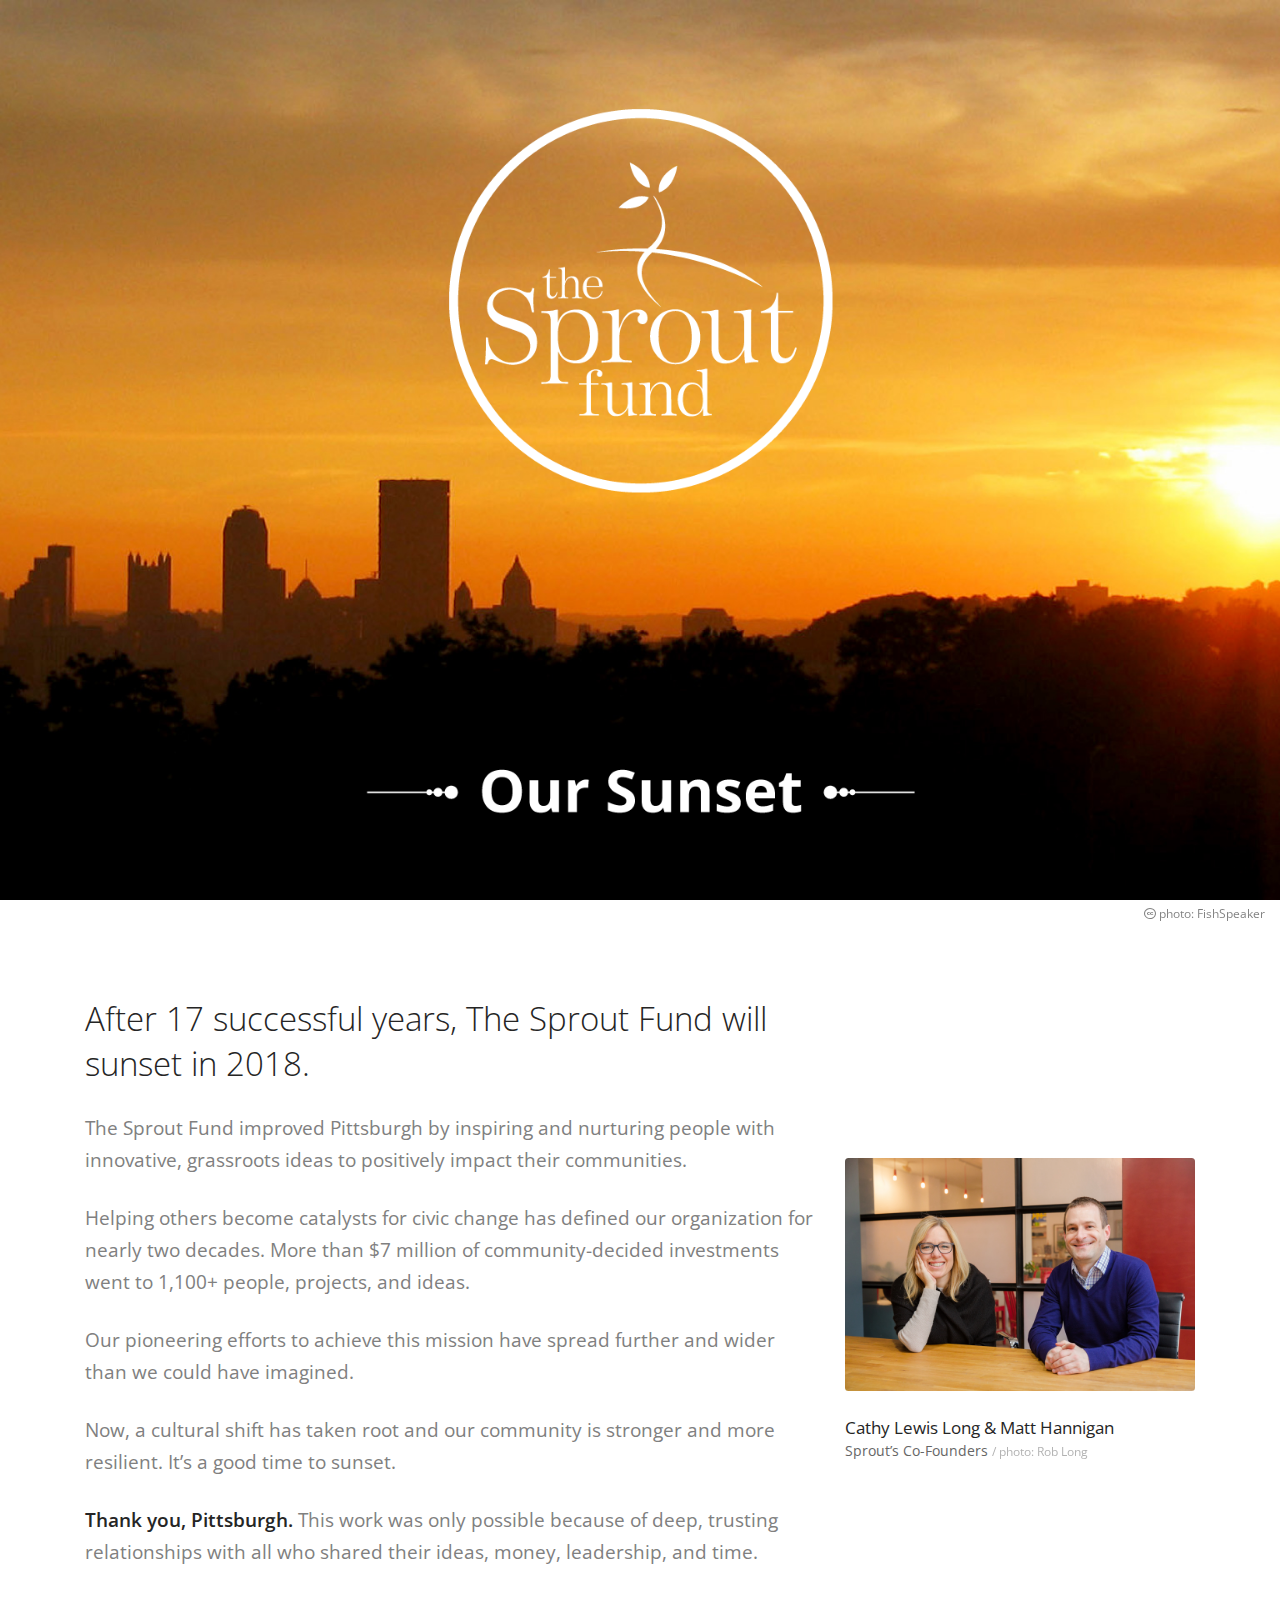
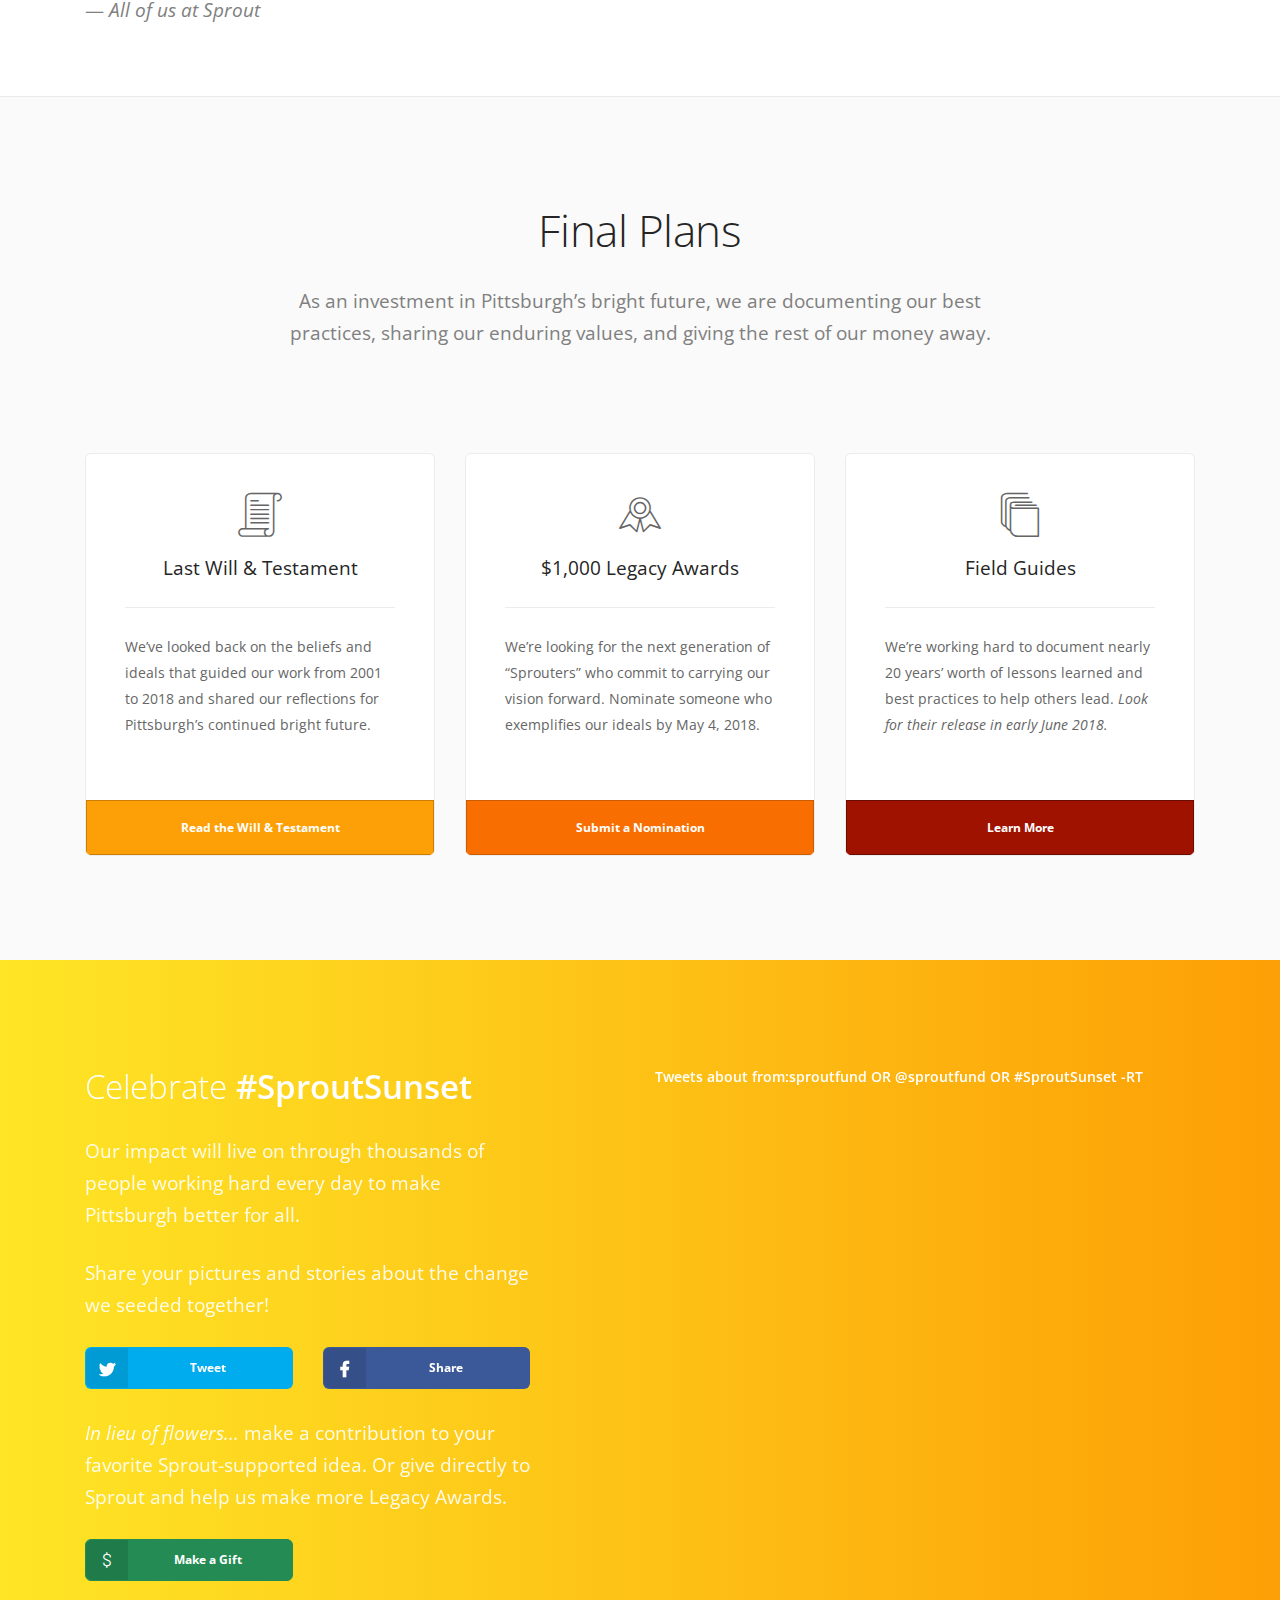
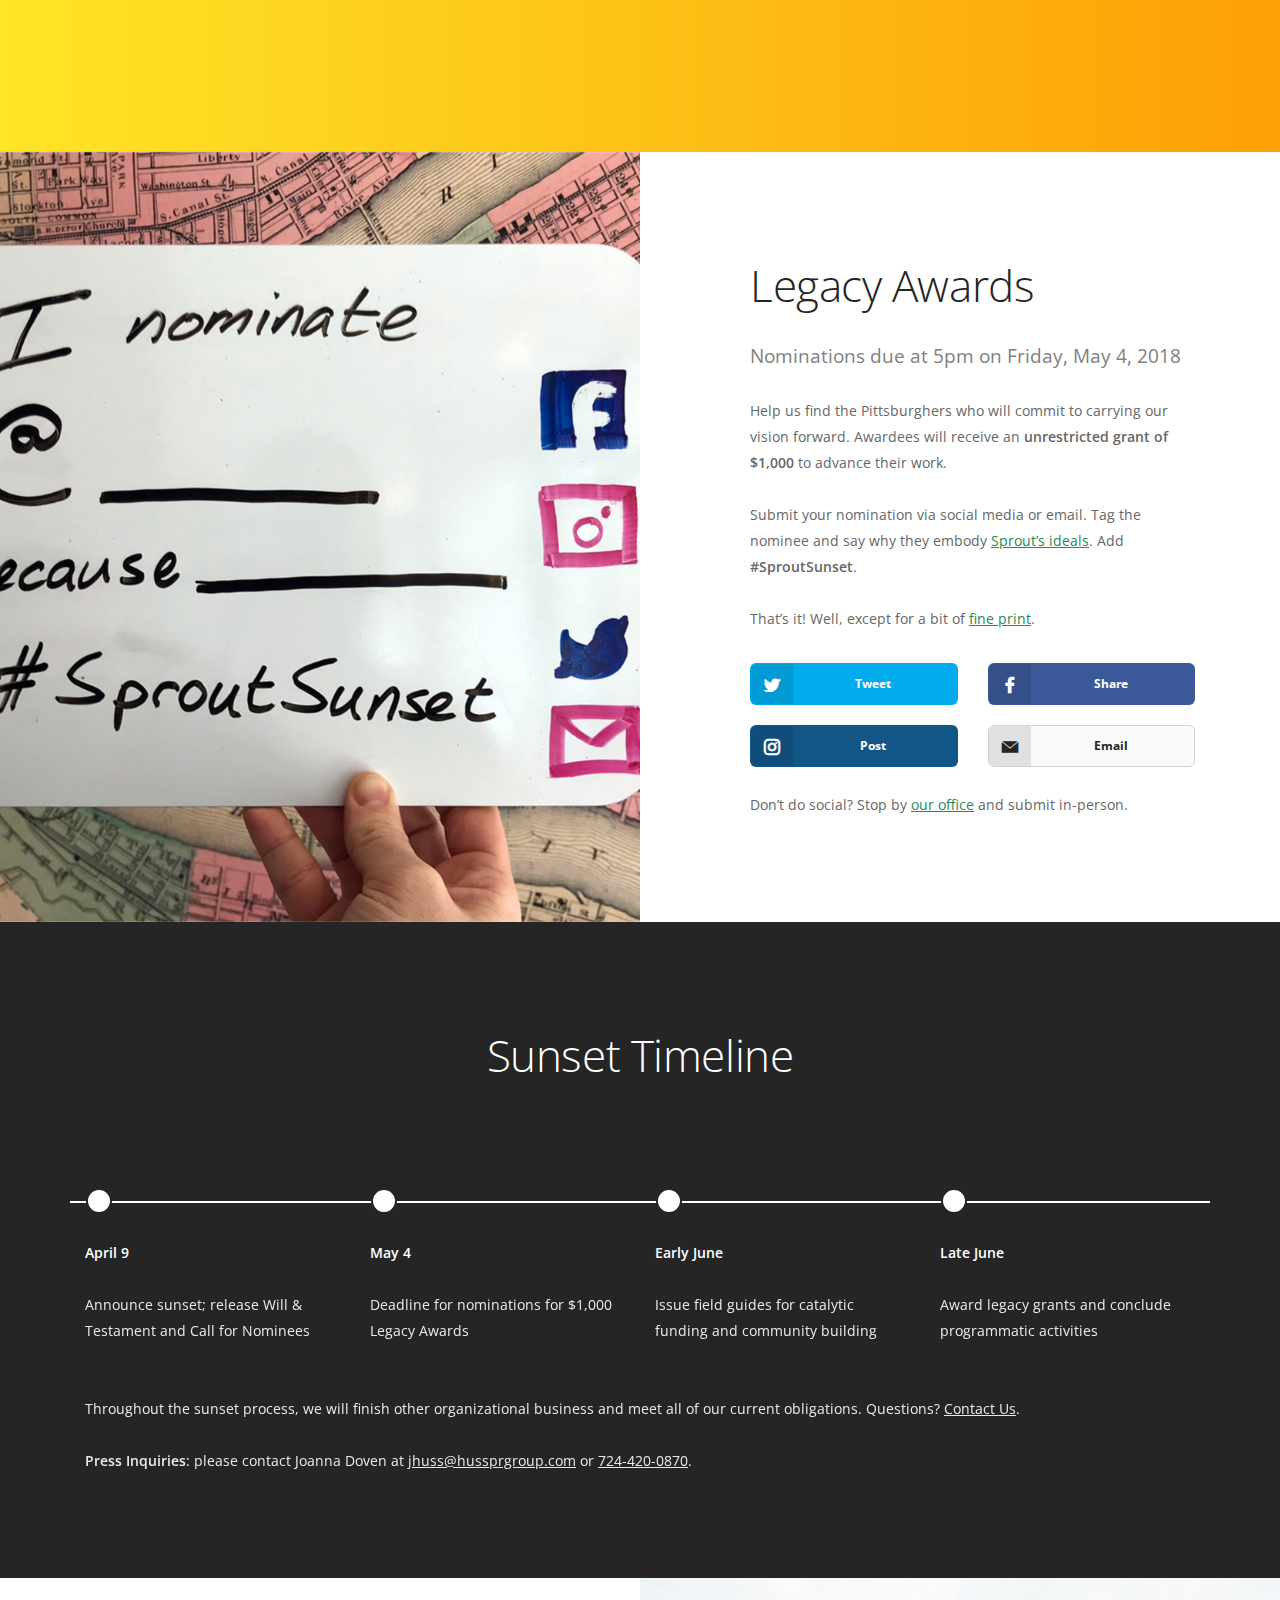
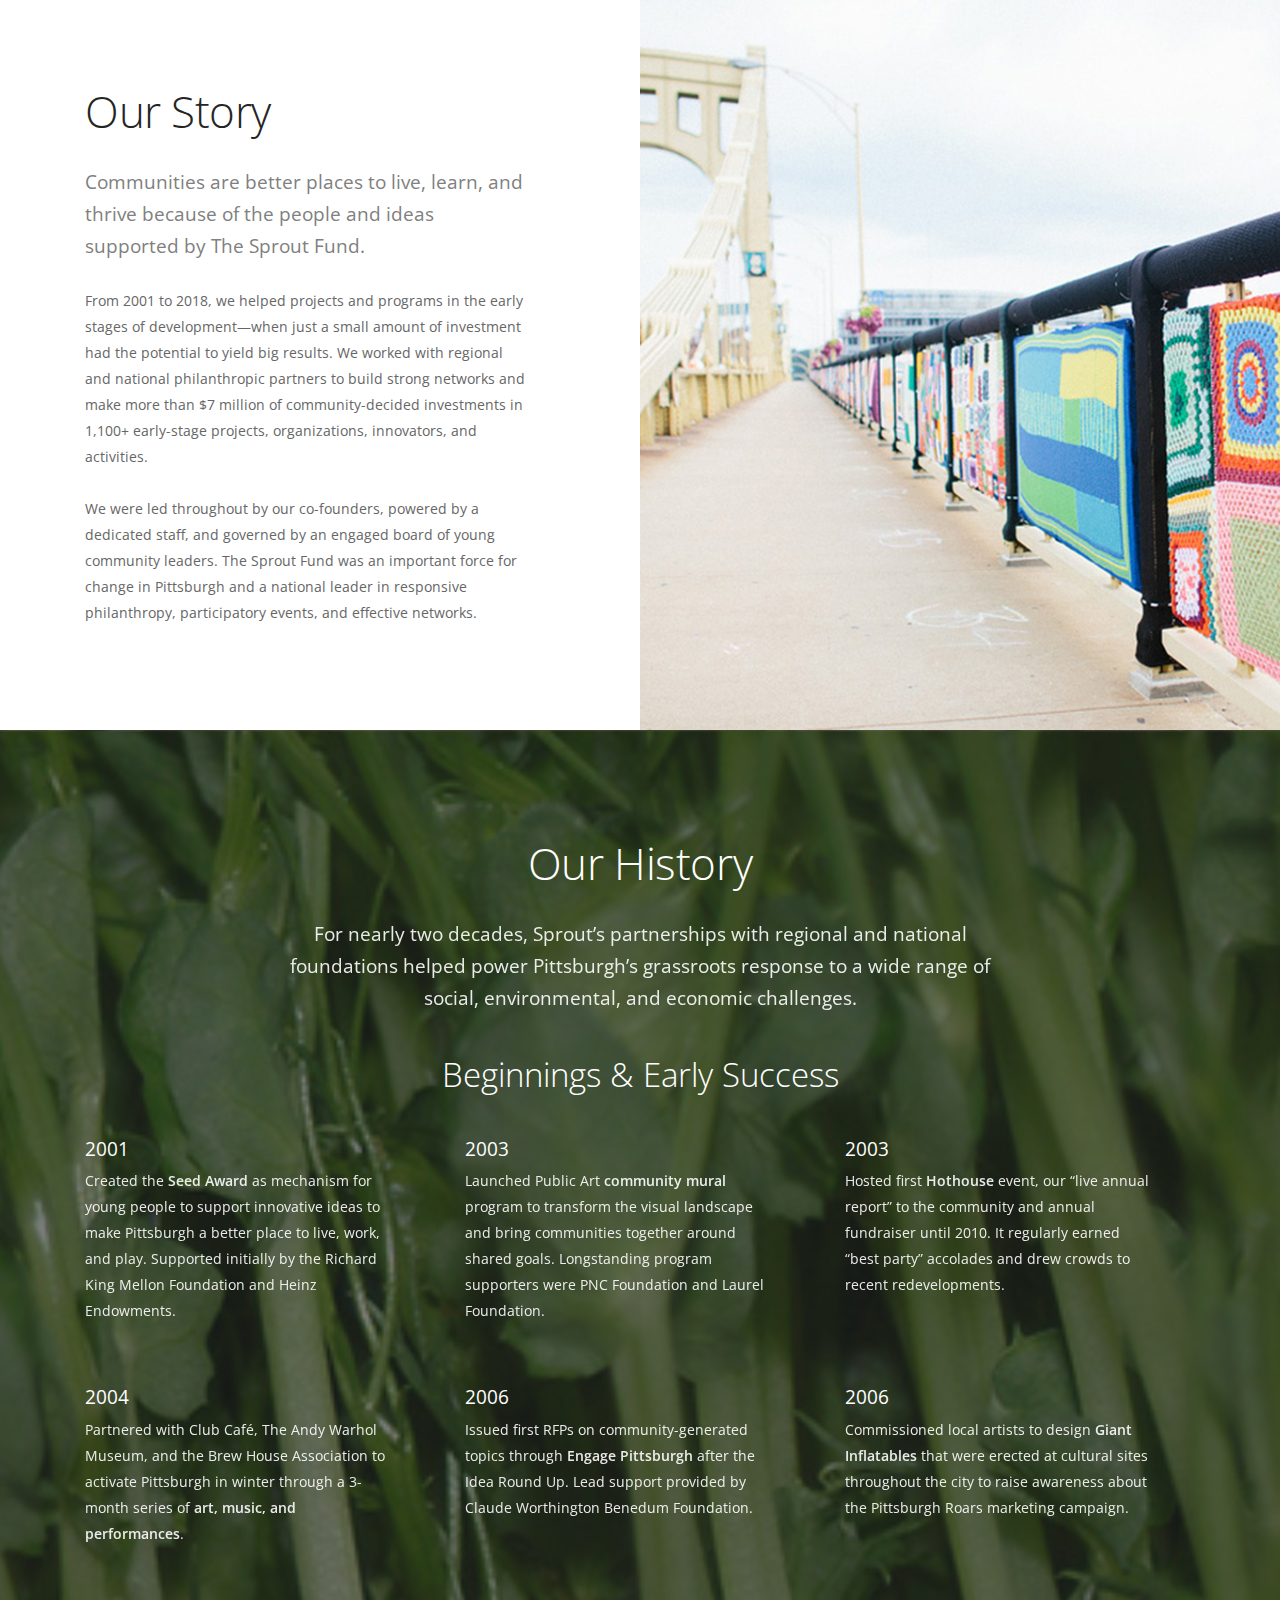
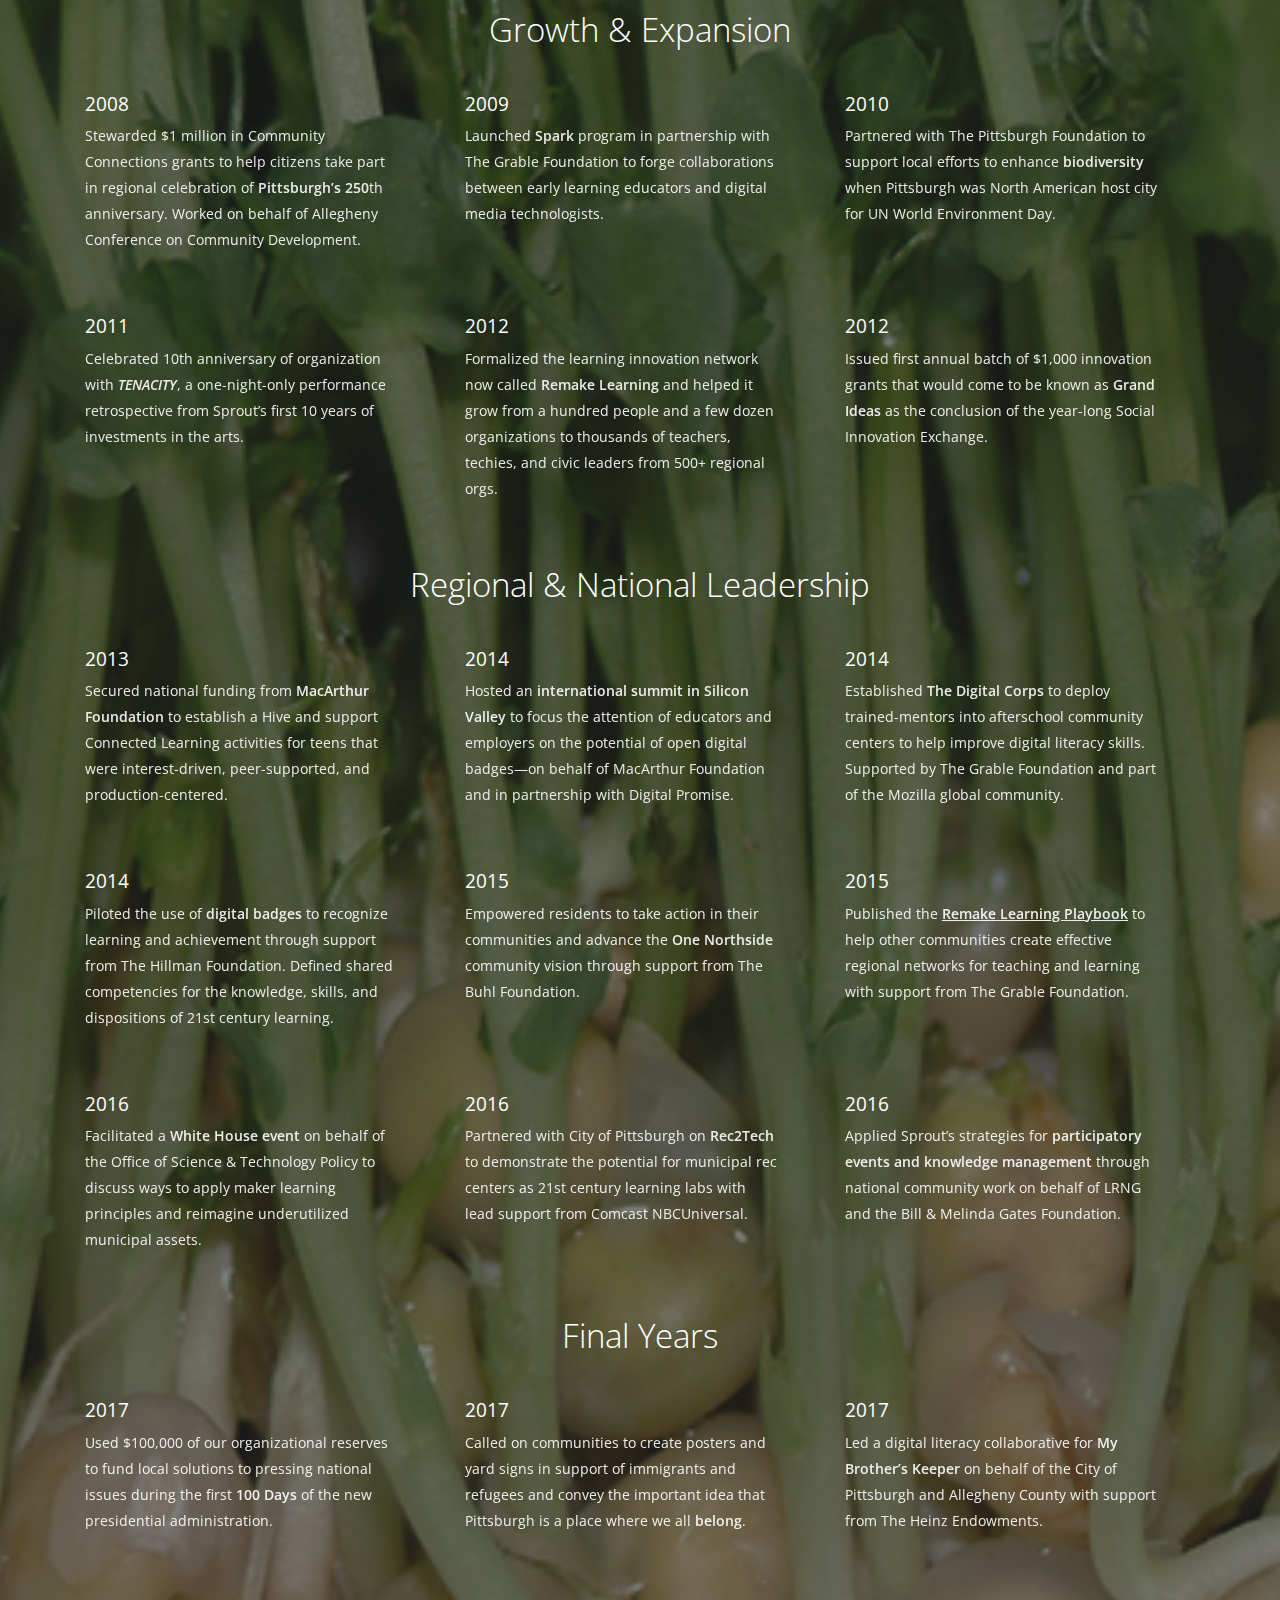
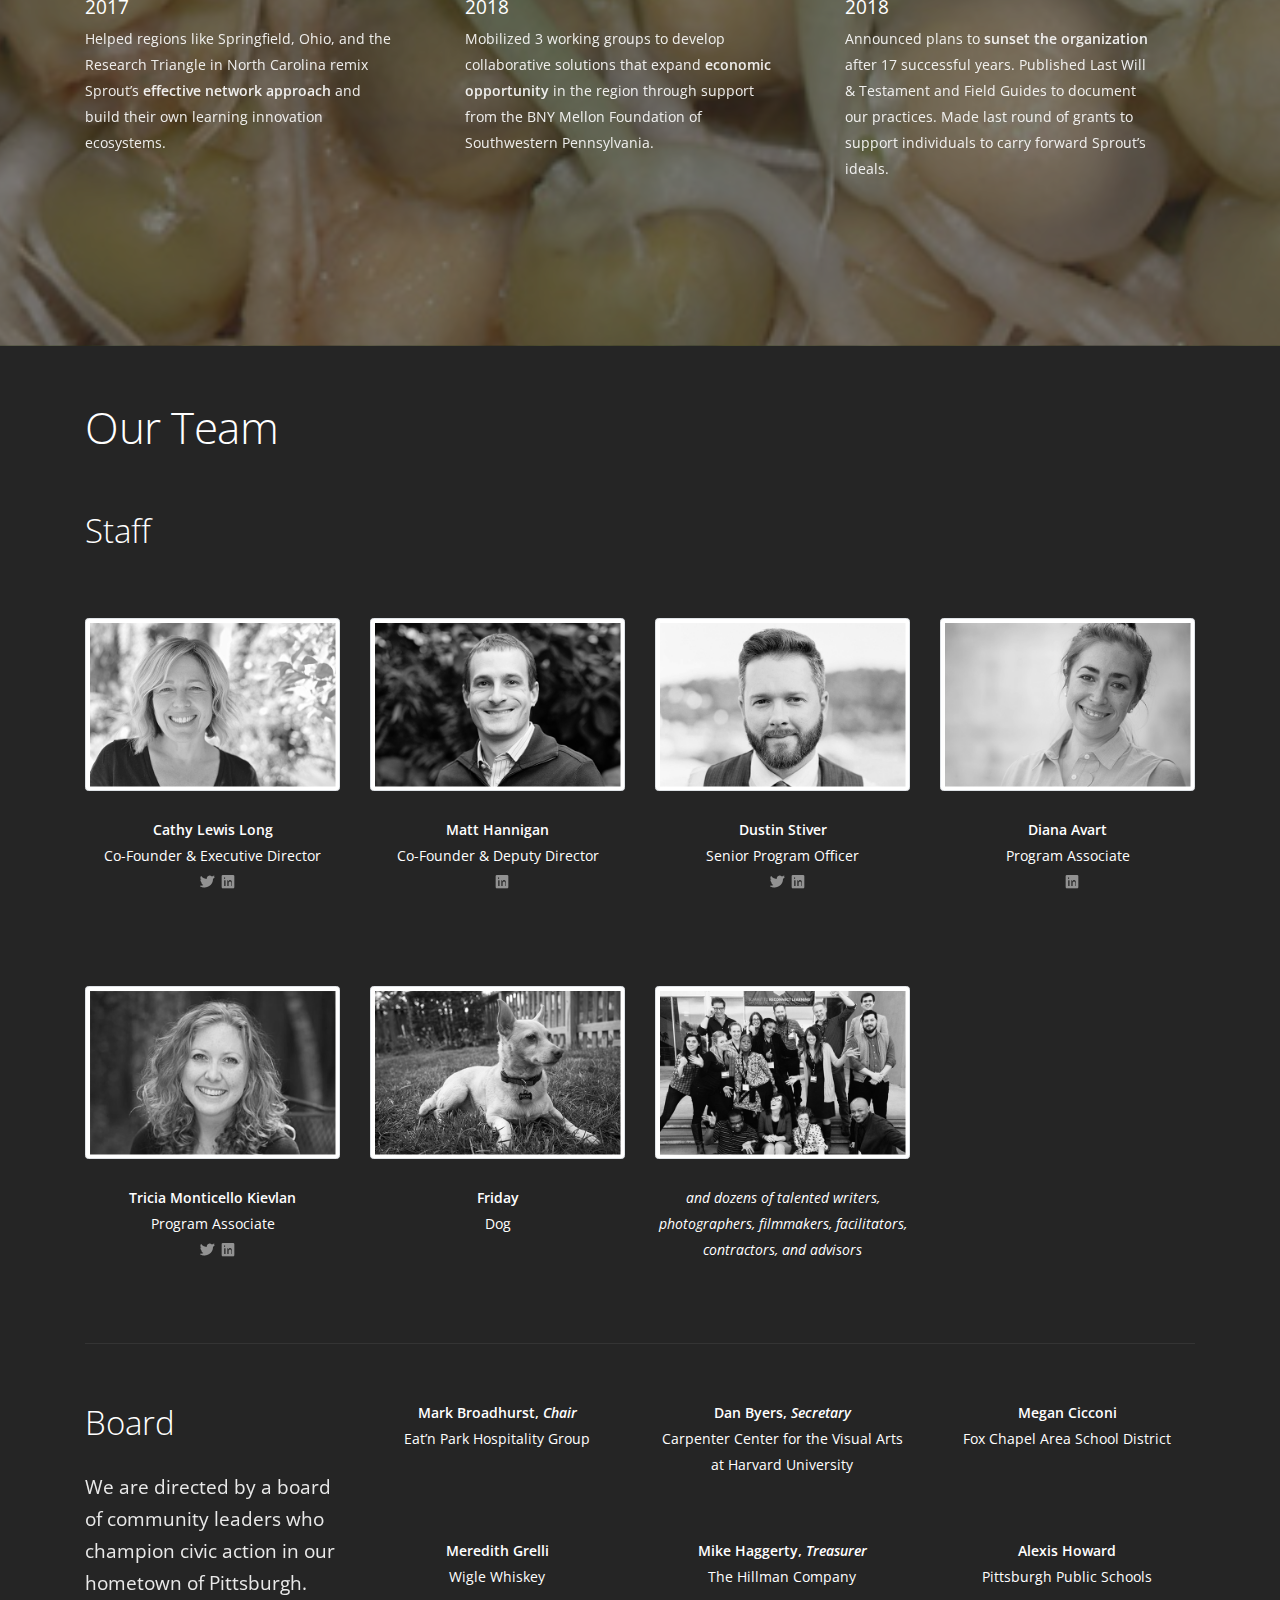
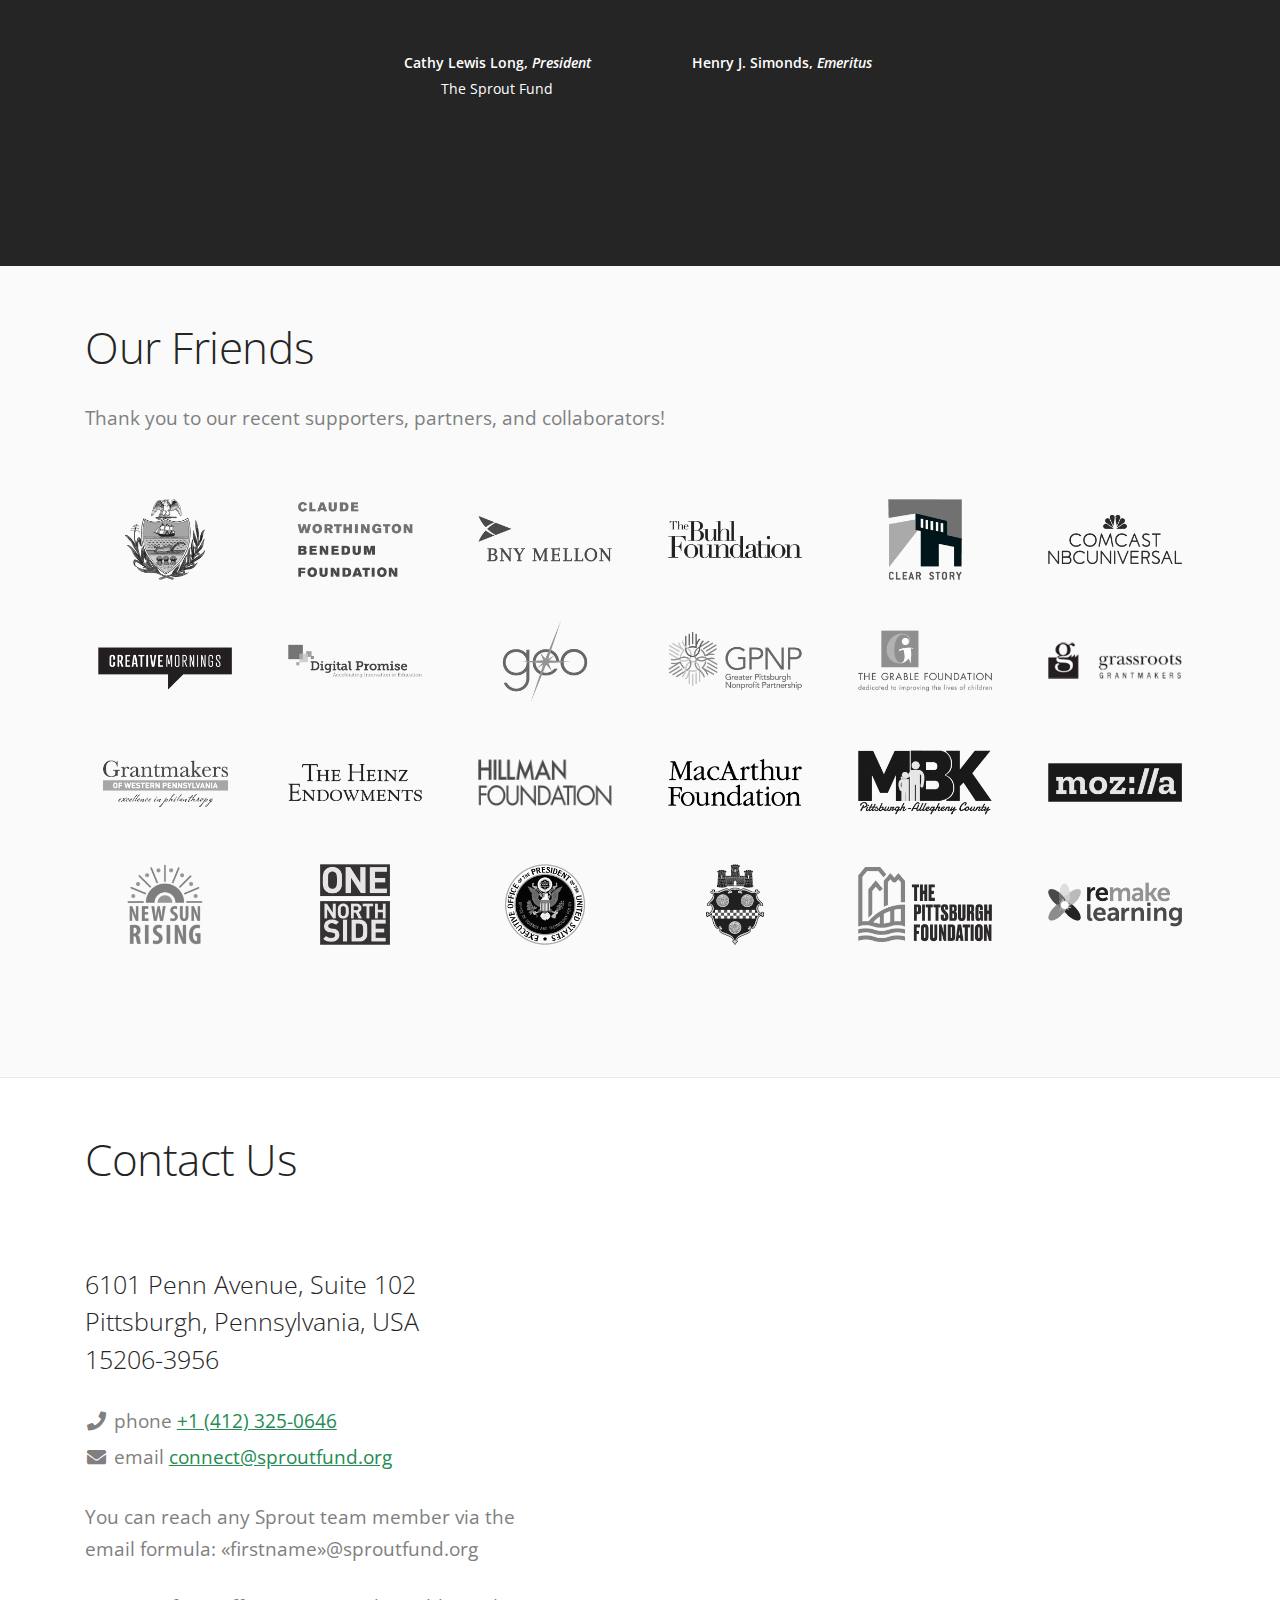
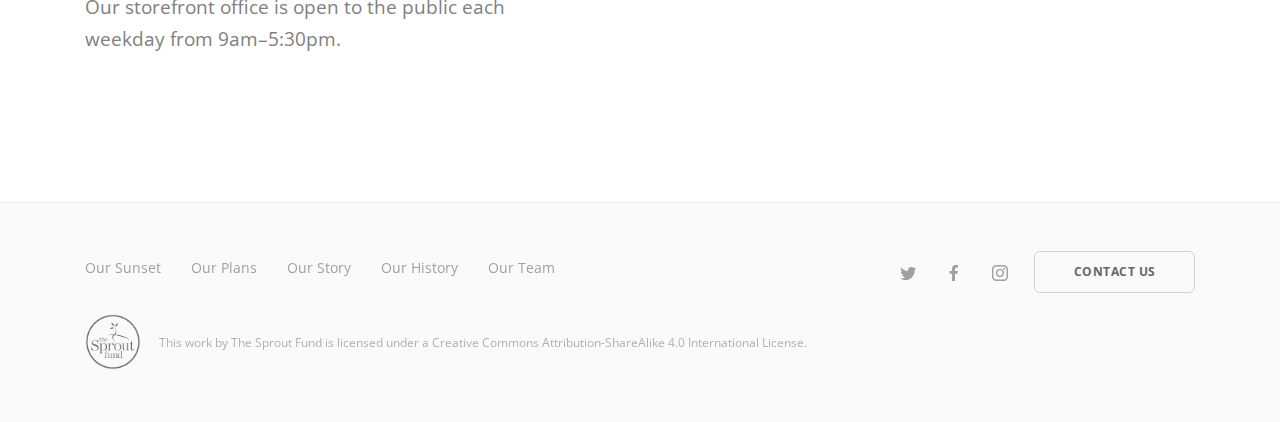
<file: 2018-04-09.html>
<!DOCTYPE html>
<html lang="en-US">
  <head>
    <meta charset="UTF-8">
    <title>The Sprout Fund will sunset in 2018</title>
    <meta name="description" content="After 17 successful years, we are documenting our best practices, sharing our enduring values, principles, and legacy—and giving the rest of our money away." />
    <meta name="author"      content="The Sprout Fund" />
    <meta name="viewport"    content="width=device-width, initial-scale=1.0" />
    <meta http-equiv="X-UA-Compatible" content="IE=edge">
    
    <!--Stylesheets-->
    <link href="assets/css/iconsmind.css" rel="stylesheet" type="text/css" media="all" />
    <link href="assets/css/socicon.css" rel="stylesheet" type="text/css" media="all" />
    <link href="assets/css/bootstrap.css" rel="stylesheet" type="text/css" media="all" />
    <link href="assets/css/lightbox.min.css" rel="stylesheet" type="text/css" media="all" />
    <link href="assets/css/flickity.css" rel="stylesheet" type="text/css" media="all" />
    <link href="assets/css/stack-interface.css" rel="stylesheet" type="text/css" media="all" />
    <link href="assets/css/theme-greensea.css" rel="stylesheet" type="text/css" media="all" />
    <link href="assets/css/fontawesome-all.min.css" rel="stylesheet" type="text/css" media="all" />
    <link href="assets/css/custom.css" rel="stylesheet" type="text/css" media="all" />
    <link href="https://fonts.googleapis.com/css?family=Open+Sans:200,300,400,400i,500,600,700" rel="stylesheet" />
    
    <!--Custom CSS-->
    <style type="text/css">
      .needs-edits {
        background-color: yellow;
      }
      a.staff-contact-link { opacity: .5; }
      a.staff-contact-link:hover { opacity: 1; }
      @media (max-width: 767px) {
        #logo {
          padding: 0;
        }
        #tagline {
          padding: 0;
        }
      }
      footer .logo { max-height: 4em; margin-right: 1em; }
      .friend-logo { padding-bottom: 15px; }
    </style>

    
    <!--Favicons-->
    <link rel="icon" href="favicon.ico">
    <link rel="icon" href="assets/img/favicons/favicon-32x32.png" sizes="32x32" type="image/png">
    <link rel="icon" href="assets/img/favicons/favicon-16x16.png" sizes="16x16" type="image/png">
    <link rel="apple-touch-icon" href="assets/img/favicons/apple-touch-icon.png" sizes="180x180">
    <meta name="msapplication-config" content="assets/img/favicons/browserconfig.xml">
    <meta name="theme-color" content="#238b53">
    <link rel="manifest"  href="assets/img/favicons/manifest.json">
    <link rel="mask-icon" href="assets/img/favicons/safari-pinned-tab.svg" color="#238b53">
    
    <!--Twitter Sharing Metadata-->
    <meta name="twitter:site"        content="@sproutfund">
    <meta name="twitter:title"       content="The Sprout Fund will sunset in 2018">
    <meta name="twitter:description" content="We are documenting our best practices, sharing our enduring values, and giving the rest of our money away.">
    <meta name="twitter:card"        content="summary_large_image">
    <meta name="twitter:image"       content="https://www.sproutfund.org/assets/img/sprout-sunset_twitter.jpg">

    <!--Facebook Sharing Metadata-->
    <meta property="fb:app_id"       content="131261864344" />
    <meta property="og:url"          content="https://www.sproutfund.org/" />
    <meta property="og:type"         content="website" />
    <meta property="og:locale"       content="en_US" />
    <meta property="og:site_name"    content="The Sprout Fund" />
    <meta property="og:title"        content="The Sprout Fund will sunset in 2018" />
    <meta property="og:description"  content="After 17 successful years, we are documenting our best practices, sharing our enduring values, and giving the rest of our money away." />
    <meta property="og:image"        content="https://www.sproutfund.org/assets/img/sprout-sunset_facebook.jpg" />
    <meta property="og:image:type"   content="image/jpeg" />
    <meta property="og:image:width"  content="2057" />
    <meta property="og:image:height" content="1080" />
    <meta property="og:image:alt"    content="The Sprout Fund will sunset in 2018" />
    <!--<meta property="og:updated_time" content="2018-04-09T03:00:00+00:00" />-->
    
    <!--Google Analytics-->
    <script>
      (function(i,s,o,g,r,a,m){i['GoogleAnalyticsObject']=r;i[r]=i[r]||function(){
      (i[r].q=i[r].q||[]).push(arguments)},i[r].l=1*new Date();a=s.createElement(o),
      m=s.getElementsByTagName(o)[0];a.async=1;a.src=g;m.parentNode.insertBefore(a,m)
      })(window,document,'script','https://www.google-analytics.com/analytics.js','ga');
      ga('create', 'UA-8341602-1', 'auto');
      ga('send', 'pageview');
    </script>
    
  </head>
  
  <body data-smooth-scroll-offset="77">
    <div class="nav-container"> </div>
    <div class="main-container" id="home">
            
      <!--Desktop Cover-->
      <section class="cover imagebg text-center height-100 d-none d-md-block unpad">
        <div class="background-image-holder"><img alt="background" src="assets/img/pgh-sunset_desktop.jpg"></div>
        <div class="container-fluid pos-vertical-center unpad text-center">
          <img src="assets/img/sprout-logo-our-sunset_desktop.png" class="height-100 unpad" id="logo">
        </div>
      </section>

      <!--Mobile Cover-->
      <section class="cover imagebg text-center height-100 d-block d-md-none unpad">
        <div class="background-image-holder"><img alt="background" src="assets/img/pgh-sunset_mobile.jpg"></div>
        <div class="container-fluid pos-vertical-center unpad text-center">
          <img src="assets/img/sprout-logo-our-sunset_mobile.png" class="height-100 unpad" id="logo">
        </div>
      </section>
      
      <section class="d-block unpad">
        <div class="container-fluid text-right">
          <a href="https://commons.wikimedia.org/wiki/File:Pittsburgh_Skyline_at_Sunset_-_panoramio.jpg" target="_blank"
             class="type--fine-print" style="opacity: .5; font-weight: normal; color: black;"><i class="fab fa-creative-commons"></i> photo: FishSpeaker</a>
        </div>
      </section>

      <!--Letter-->
      <section class="switchable switchable--switch space--sm" id="sunset">
        <div class="container">
          <div class="row align-items-center">
            <div class="col-md-8">
              <h2>After 17 successful years, The Sprout Fund will sunset in 2018.</h2>
              <p class="lead">The Sprout Fund improved Pittsburgh by inspiring and nurturing people with innovative, grassroots ideas to positively impact their communities.</p>
              <p class="lead">Helping others become catalysts for civic change has defined our organization for nearly two decades. More than $7 million of community-decided investments went to 1,100+ people, projects, and ideas.</p>
              <p class="lead">Our pioneering efforts to achieve this mission have spread further and wider than we could have imagined.</p>
              <p class="lead">Now, a cultural shift has taken root and our community is stronger and more resilient. It’s a good time to sunset.</p>
              <p class="lead"><strong>Thank you, Pittsburgh.</strong> This work was only possible because of deep, trusting relationships with all who shared their ideas, money, leadership, and time.</p>
              <p class="lead">— <em>All of us at Sprout</em></p>
            </div>
            <div class="col-md-4">
              <div class="project-thumb">
                <img src="assets/img/cjl-mgh_sized.jpg" class="img-fluid rounded" alt="Cathy Lewis Long &amp; Matt Hannigan, Sprout’s Co-Founders">
                <h4 style="font-size: 1.221428574em; line-height: 1.231578945em;">Cathy Lewis Long &amp; Matt Hannigan</h4>
                <span>Sprout’s Co-Founders</span>
                <span class="type--fine-print text-right" style="opacity: .5;"> / photo: Rob Long</span>
              </div>                 
            </div>
          </div>
        </div>
      </section>
      
      <!--Final Plans-->
      <section class="bg--secondary text-center" id="plans">
        <div class="container">
          <div class="row">
            <div class="col-md-10 col-lg-8">
              <h1>Final Plans</h1>
              <p class="lead">As an investment in Pittsburgh’s bright future, we are documenting our best practices, sharing our enduring values, and giving the rest of our money away.</p>
            </div>
          </div>
        </div>
      </section>      
      <section class="bg--secondary">
        <div class="container">
          <div class="row">
            <div class="col-md-4">
              <div class="feature feature-4 boxed boxed--lg boxed--border text-center"> 
                <i class="icon icon-Letter-Open"></i>
                <h4>Last Will &amp; Testament</h4>
                <hr/>
                <p class="text-left">We’ve looked back on the beliefs and ideals that guided our work from 2001 to 2018 and shared our reflections for Pittsburgh’s continued bright future. </p>
                <a class="btn btn--primary" href="https://medium.com/@sproutfund/last-will-testament-26ab31ee583c" target="_blank" style="background-color: #fd9f06; border-color: #cc7f04"> <span class="btn__text">Read the Will &amp; Testament</span> </a>
              </div>
            </div>
            <div class="col-md-4">
              <div class="feature feature-4 boxed boxed--lg boxed--border text-center"> 
                <i class="icon icon-Medal-3"></i>
                <h4>$1,000 Legacy Awards</h4>
                <hr/>
                <p class="text-left">We’re looking for the next generation of “Sprouters” who commit to carrying our vision forward. Nominate someone who exemplifies our ideals by May 4, 2018.</p>
                <a class="btn btn--primary" href="#legacy" style="background-color: #f96e00; border-color: #cc5c00"> <span class="btn__text">Submit a Nomination</span> </a><!--https://sproutfund.typeform.com/to/TkgCWU-->
              </div>
            </div>
            <div class="col-md-4">
              <div class="feature feature-4 boxed boxed--lg boxed--border text-center"> 
                <i class="icon icon-Books-2"></i>
                <h4>Field Guides</h4>
                <hr/>
                <p class="text-left">We’re working hard to document nearly 20 years’ worth of lessons learned and best practices to help others lead. <em>Look for their release in early June 2018.</em><br></p>
                <a class="btn btn--primary" href="#field-guides" style="background-color: #9f1200; border-color: #6b0c00"> <span class="btn__text">Learn More</span> </a>
              </div>
            </div>
          </div>
        </div>
      </section>
      
      <!--Social/CTA-->
      <section class="switchable imagebg switchable--switch" data-gradient-bg="#fee526,#fd9f06,#f96e00,#9f1200,#bf5b04,#0b0904"><!-- #925a1f,#4b1501,-->
        <div class="container">
          <div class="row">
            <div class="col-md-6 col-lg-5">
              <div class="switchable__text" style="margin-top:0;">
                <h2>Celebrate <b>#SproutSunset</b></h2>
                <p class="lead">Our impact will live on through thousands of people working hard every day to make Pittsburgh better for all.</p>
                <!--Twitter/Facebook buttons-->
                <p class="lead">Share your pictures and stories about the change we seeded together!</p>
                <div class="row" style="padding-bottom: 2em;">
                  <div class="col">
                    <a class="btn btn-block btn--icon bg--twitter" 
                       href="https://twitter.com/intent/tweet?hashtags=SproutSunset&via=sproutfund&related=sproutfund" target="_blank"
                    ><span class="btn__text"><i class="socicon socicon-twitter"></i>Tweet</span></a>
                  </div>
                  <div class="col">
                    <a class="btn btn-block btn--icon bg--facebook" href="https://www.facebook.com/sharer/sharer.php?u=https://www.sproutfund.org/" target="_blank"
                  ><span class="btn__text"><i class="socicon socicon-facebook"></i>Share</span></a>
                  </div>
                </div>
                <!--PayPal button-->
                <p class="lead"><em>In lieu of flowers...</em> make a contribution to your favorite Sprout-supported idea. Or give directly to Sprout and help us make more Legacy Awards.</p>
                <div class="row" style="padding-bottom: 2em;">
                  <div class="col-sm-6 col-12">
                    <a class="btn btn-block btn--icon btn--primary" href="https://paypal.me/sproutfund" target="_blank"><span class="btn__text"><i class="icon-Dollar-Sign2"></i>Make a Gift</span></a>
                  </div>
                </div>
                <!--<p><a class="btn btn-block btn--icon btn--primary" href="https://paypal.me/sproutfund" target="_blank"><span class="btn__text"><i class="icon-Dollar-Sign2"></i>Make a Gift</span></a></p>-->
              </div>
            </div>
            <div class="col-md-6 col-lg-6 offset-lg-1 d-none d-sm-block">
              <!--Twitter feed-->
              <a class="twitter-timeline" data-dnt="true" href="https://twitter.com/search?q=from%3Asproutfund%20OR%20%40sproutfund%20OR%20%23SproutSunset%20-RT" data-widget-id="980999674885701634">Tweets about from:sproutfund OR @sproutfund OR #SproutSunset -RT</a>
              <script>!function(d,s,id){var js,fjs=d.getElementsByTagName(s)[0],p=/^http:/.test(d.location)?'http':'https';if(!d.getElementById(id)){js=d.createElement(s);js.id=id;js.src=p+"://platform.twitter.com/widgets.js";fjs.parentNode.insertBefore(js,fjs);}}(document,"script","twitter-wjs");</script>
            </div>
          </div>
        </div>
      </section>
      
      <!--Legacy Awards LG & XL-->
      <section class="imageblock switchable feature-large" id="legacy"><!-- height-100-->
        <div class="imageblock__content col-xl-6 col-lg-6 col-md-5 d-sm-none d-md-block pos-right">
          <div class="background-image-holder"><img alt="image" src="assets/img/bkgd_legacy_sized.jpg"></div>
        </div>
        <div class="container"><!-- pos-vertical-center-->
          <div class="row">
            <div class="col-xl-5 offset-xl-1 col-lg-6 col-md-7">
              <h1>Legacy Awards</h1>
              <p class="lead">Nominations due at 5pm on Friday, May 4, 2018</p>
              <p>Help us find the Pittsburghers who will commit to carrying our vision forward. Awardees will receive an <b>unrestricted grant of $1,000</b> to advance their work.</p>
              <p>Submit your nomination via social media or email. Tag the nominee and say why they embody <a href="#ideals">Sprout’s ideals</a>. Add <b>#SproutSunset</b>.</p>
              <p>That’s it! Well, except for a bit of <a href="#fine-print">fine print</a>.</p>
              <div class="row" style="padding-top: 5px; padding-bottom: 10px;">
                <div class="col">
                  <a class="btn btn-block btn--icon bg--twitter" 
                       href="https://twitter.com/intent/tweet?text=I%20nominate%20@(insert%20person)%20because%20(reason%20they%20embody%20Sprout%27s%20ideals)&hashtags=SproutSunset&via=sproutfund&related=sproutfund" target="_blank"
                    ><span class="btn__text"><i class="socicon socicon-twitter"></i>Tweet</span></a>
                </div>
                <div class="col">
                  <a class="btn btn-block btn--icon bg--facebook" href="https://www.facebook.com/sharer/sharer.php?u=https://www.sproutfund.org/#legacy" target="_blank"
                  ><span class="btn__text"><i class="socicon socicon-facebook"></i>Share</span></a>
                </div>
              </div>
              <div class="row" style="padding-top: 10px; padding-bottom: 25px;">
                <div class="col d-block d-sm-none">
                  <a class="btn btn-block btn--icon bg--instagram" href="instagram://tag?name=SproutSunset" target="_blank"
                  ><span class="btn__text"><i class="socicon socicon-instagram"></i>Post</span></a>
                </div>
                <div class="col d-none d-sm-block">
                  <a class="btn btn-block btn--icon bg--instagram" href="https://www.instagram.com/explore/tags/SproutSunset/" target="_blank"
                  ><span class="btn__text"><i class="socicon socicon-instagram"></i>Post</span></a>
                </div>
                <div class="col">
                  <a class="btn btn-block btn--icon bg--secondary" href="mailto:apply@sproutfund.org?subject=Sprout%20Legacy%20Award%20nomination&body=I%20nominate%20(insert%20person)%20because%20(reason%20they%20embody%20Sprout%27s%20ideals)%20#SproutSunset" target="_blank"
                  ><span class="btn__text"><i class="socicon socicon-mail"></i>Email</span></a>
                </div>
              </div>
              <p>Don’t do social? Stop by <a href="#contact">our office</a> and submit in-person.</p>
            </div>
          </div>
        </div>
      </section>
      
      <!--Sunset Timeline-->
      <section class="bg--dark text-center" ID="timeline">
        <div class="container">
          <div class="row">
            <div class="col-md-10 col-lg-8">
              <h1>Sunset Timeline</h1>
            </div>
          </div>
        </div>
      </section>
      <section class="bg--dark">
        <div class="container">
          <div class="process-2 row">
            <div class="col-md-3">
              <div class="process__item">
                <h5>April 9</h5>
                <p>Announce sunset; release Will &amp; Testament and Call for Nominees</p>
              </div>
            </div>
            <div class="col-md-3">
              <div class="process__item">
                <h5>May 4</h5>
                <p>Deadline for nominations for $1,000 Legacy Awards</p>
              </div>
            </div>
            <div class="col-md-3">
              <div class="process__item">
                <h5>Early June</h5>
                <p>Issue field guides for catalytic funding and community building</p>
              </div>
            </div>
            <div class="col-md-3">
              <div class="process__item">
                <h5>Late June</h5>
                <p>Award legacy grants and conclude programmatic activities</p>
              </div>
            </div>
          </div>
          <div class="switchable__text">
            <br>
            <br>
            <p>Throughout the sunset process, we will finish other organizational business and meet all of our current obligations. Questions? <a href="#contact">Contact Us</a>.</p>
            <p><b>Press Inquiries</b>: please contact Joanna Doven at <a href="mailto:jhuss@hussprgroup.com">jhuss@hussprgroup.com</a> or <a href="tel:+1-724-420-0870">724-420-0870</a>.
          </div>
        </div>
      </section>
      
      <!--Our Story-->
      <section class="imageblock switchable switchable--switch feature-large" id="story">
        <div class="imageblock__content col-xl-6 col-lg-6 col-md-5 d-sm-none d-md-block pos-right">
          <div class="background-image-holder"><img alt="background" src="assets/img/bkgd_knit-the-bridge.jpg"></div>
        </div>
        <div class="container">
          <div class="row">
            <div class="col-xl-5 col-lg-6 col-md-7">
              <h1 id="story">Our Story</h1>
              <p class="lead">Communities are better places to live, learn, and thrive because of the people and ideas supported by The Sprout Fund.</p>
              <p>From 2001 to 2018, we helped projects and programs in the early stages of development—when just a small amount of investment had the potential to yield big results. We worked with regional and national philanthropic partners to build strong networks and make more than $7 million of community-decided investments in 1,100+ early-stage projects, organizations, innovators, and activities.</p>
              <p>We were led throughout by our co-founders, powered by a dedicated staff, and governed by an engaged board of young community leaders. The Sprout Fund was an important force for change in Pittsburgh and a national leader in responsive philanthropy, participatory events, and effective networks.</p>
            </div>
          </div>
        </div>
      </section>
            
      <!--Our History-->
      <section class="imagebg" data-overlay="6" id="history">
        <div class="background-image-holder"><img alt="background" src="assets/img/bkgd_sprouts.jpg"></div>
        <div class="container text-center">
          <div class="row">
            <div class="col-md-10 offset-md-1 col-lg-8 offset-lg-2">
              <h1>Our History</h1>
              <p class="lead" style="margin-bottom: 2em;">For nearly two decades, Sprout’s partnerships with regional and national foundations helped power Pittsburgh’s grassroots response to a wide range of social, environmental, and economic challenges.</p>
            </div>
          </div>
        </div>
        <div class="container">
          <div class="row">
            <div class="col-12 text-center">
              <h2 style="margin-bottom: 1.181818181818185em;">Beginnings &amp; Early Success</h2>
            </div>
            <div class="col-md-4">
              <div class="feature">
                <h4>2001</h4>
                <p>Created the <b>Seed Award</b> as mechanism for young people to support innovative ideas to make Pittsburgh a better place to live, work, and play. Supported initially by the Richard King Mellon Foundation and Heinz Endowments.</p>
              </div>
            </div>
            <div class="col-md-4">
              <div class="feature">
                <h4>2003</h4>
                <p>Launched Public Art <b>community mural</b> program to transform the visual landscape and bring communities together around shared goals. Longstanding program supporters were PNC Foundation and Laurel Foundation.</p>
              </div>
            </div>
            <div class="col-md-4">
              <div class="feature">
                <h4>2003</h4>
                <p>Hosted first <b>Hothouse</b> event, our “live annual report” to the community and annual fundraiser until 2010. It regularly earned “best party” accolades and drew crowds to recent redevelopments.</p>
              </div>
            </div>
            <div class="col-md-4">
              <div class="feature">
                <h4>2004</h4>
                <p>Partnered with Club Café, The Andy Warhol Museum, and the Brew House Association to activate Pittsburgh in winter through a 3-month series of <b>art, music, and performances</b>.</p>
              </div>
            </div>
            <div class="col-md-4">
              <div class="feature">
                <h4>2006</h4>
                <p>Issued first RFPs on community-generated topics through <b>Engage Pittsburgh</b> after the Idea Round Up. Lead support provided by Claude Worthington Benedum Foundation.</p>
              </div>
            </div>
            <div class="col-md-4">
              <div class="feature">
                <h4>2006</h4>
                <p>Commissioned local artists to design <b>Giant Inflatables</b> that were erected at cultural sites throughout the city to raise awareness about the Pittsburgh Roars marketing campaign.</p>
              </div>
            </div>
            <div class="col-12 text-center">
              <h2 style="margin-bottom: 1.181818181818185em;">Growth &amp; Expansion</h2>
            </div>
            <div class="col-md-4">
              <div class="feature">
                <h4>2008</h4>
                <p>Stewarded $1 million in Community Connections grants to help citizens take part in regional celebration of <b>Pittsburgh’s 250</b>th anniversary. Worked on behalf of Allegheny Conference on Community Development.</p>
              </div>
            </div>
            <div class="col-md-4">
              <div class="feature">
                <h4>2009</h4>
                <p>Launched <b>Spark </b>program in partnership with The Grable Foundation to forge collaborations between early learning educators and digital media technologists.</p>
              </div>
            </div>
            <div class="col-md-4">
              <div class="feature">
                <h4>2010</h4>
                <p>Partnered with The Pittsburgh Foundation to support local efforts to enhance <b>biodiversity</b> when Pittsburgh was North American host city for UN World Environment Day.</p>
              </div>
            </div>
            <div class="col-md-4">
              <div class="feature">
                <h4>2011</h4>
                <p>Celebrated 10th anniversary of organization with <b><i>TENACITY</i></b>, a one-night-only performance retrospective from Sprout’s first 10 years of investments in the arts.</p>
              </div>
            </div>
            <div class="col-md-4">
              <div class="feature">
                <h4>2012</h4>
                <p>Formalized the learning innovation network now called <b>Remake Learning</b> and helped it grow from a hundred people and a few dozen organizations to thousands of teachers, techies, and civic leaders from 500+ regional orgs.</p>
              </div>
            </div>
            <div class="col-md-4">
              <div class="feature">
                <h4>2012</h4>
                <p>Issued first annual batch of $1,000 innovation grants that would come to be known as <b>Grand Ideas</b> as the conclusion of the year-long Social Innovation Exchange.</p>
              </div>
            </div>
            <div class="col-12 text-center">
              <h2 style="margin-bottom: 1.181818181818185em;">Regional &amp; National Leadership</h2>
            </div>
            <div class="col-md-4">
              <div class="feature">
                <h4>2013</h4>
                <p>Secured national funding from <b>MacArthur Foundation</b> to establish a Hive and support Connected Learning activities for teens that were interest-driven, peer-supported, and production-centered.</p>
              </div>
            </div>
            <div class="col-md-4">
              <div class="feature">
                <h4>2014</h4>
                <p>Hosted an <b>international summit in Silicon Valley</b> to focus the attention of educators and employers on the potential of open digital badges—on behalf of MacArthur Foundation and in partnership with Digital Promise.</p>
              </div>
            </div>
            <div class="col-md-4">
              <div class="feature">
                <h4>2014</h4>
                <p>Established <b>The Digital Corps</b> to deploy trained-mentors into afterschool community centers to help improve digital literacy skills. Supported by The Grable Foundation and part of the Mozilla global community.</p>
              </div>
            </div>
            <div class="col-md-4">
              <div class="feature">
                <h4>2014</h4>
                <p>Piloted the use of <b>digital badges</b> to recognize learning and achievement through support from The Hillman Foundation. Defined shared competencies for the knowledge, skills, and dispositions of 21st century learning.</p>
              </div>
            </div>
            <div class="col-md-4">
              <div class="feature">
                <h4>2015</h4>
                <p>Empowered residents to take action in their communities and advance the <b>One Northside</b> community vision through support from The Buhl Foundation.</p>
              </div>
            </div>
            <div class="col-md-4">
              <div class="feature">
                <h4>2015</h4>
                <p>Published the <a href="http://playbook.remakelearning.org/" target="_blank"><b>Remake Learning Playbook</b></a> to help other communities create effective regional networks for teaching and learning with support from The Grable Foundation.</p>
              </div>
            </div>
            <div class="col-md-4">
              <div class="feature">
                <h4>2016</h4>
                <p>Facilitated a <b>White House event</b> on behalf of the Office of Science &amp; Technology Policy to discuss ways to apply maker learning principles and reimagine underutilized municipal assets.</p>
              </div>
            </div>
            <div class="col-md-4">
              <div class="feature">
                <h4>2016</h4>
                <p>Partnered with City of Pittsburgh on <b>Rec2Tech</b> to demonstrate the potential for municipal rec centers as 21st century learning labs with lead support from Comcast NBCUniversal.</p>
              </div>
            </div>
            <div class="col-md-4">
              <div class="feature">
                <h4>2016</h4>
                <p>Applied Sprout’s strategies for <b>participatory events and knowledge management</b> through national community work on behalf of LRNG and the Bill &amp; Melinda Gates Foundation.</p>
              </div>
            </div>
            <div class="col-12 text-center">
              <h2 style="margin-bottom: 1.181818181818185em;">Final Years</h2>
            </div>
            <div class="col-md-4">
              <div class="feature">
                <h4>2017</h4>
                <p>Used $100,000 of our organizational reserves to fund local solutions to pressing national issues during the first <b>100 Days</b> of the new presidential administration.</p>
              </div>
            </div>
            <div class="col-md-4">
              <div class="feature">
                <h4>2017</h4>
                <p>Called on communities to create posters and yard signs in support of immigrants and refugees and convey the important idea that Pittsburgh is a place where we all <b>belong</b>.</p>
              </div>
            </div>
            <div class="col-md-4">
              <div class="feature">
                <h4>2017</h4>
                <p>Led a digital literacy collaborative for <b>My Brother’s Keeper</b> on behalf of the City of Pittsburgh and Allegheny County with support from The Heinz Endowments.</p>
              </div>
            </div>
            <div class="col-md-4">
              <div class="feature">
                <h4>2017</h4>
                <p>Helped regions like Springfield, Ohio, and the Research Triangle in North Carolina remix Sprout’s <b>effective network approach</b> and build their own learning innovation ecosystems.</p>
              </div>
            </div>
            <div class="col-md-4">
              <div class="feature">
                <h4>2018</h4>
                <p>Mobilized 3 working groups to develop collaborative solutions that expand <b>economic opportunity</b> in the region through support from the BNY Mellon Foundation of Southwestern Pennsylvania.</p>
              </div>
            </div>
            <div class="col-md-4">
              <div class="feature">
                <h4>2018</h4>
                <p>Announced plans to <b>sunset the organization</b> after 17 successful years. Published Last Will &amp; Testament and Field Guides to document our practices. Made last round of grants to support individuals to carry forward Sprout’s ideals.</p>
              </div>
            </div>
          </div>
        </div>
      </section>
      
      <!--Our Team-->
      <section class="bg--dark space--xs" id="team">
        <div class="container">
          <div class="row">
            <div class="col-12">
              <h1 id="team">Our Team</h1>
            </div>
          </div>
        </div>
      </section>
      <section class="text-center bg--dark">
        <div class="container">
          <div class="row">
            <div class="col-12">
              <h2 class="text-left">Staff</h2>
            </div>
          </div>
          <div class="row">
            <div class="col-6 col-md-3">
              <div class="feature feature-8">
                <img alt="Image" src="assets/img/team/team_cathy.jpg" class="img-thumbnail">
                <h5>Cathy Lewis Long</h5><span>Co-Founder &amp; Executive Director</span><br><a title="Email Cathy" href="mailto:cathy@sproutfund.org" class="staff-contact-link"><i class="fab fa-envelope-o" aria-hidden="true"></i></a>&nbsp;&nbsp;<a title="Cathy’s Twitter" href="https://twitter.com/cathylewislong" target="_blank" class="staff-contact-link"><i class="fab fa-twitter" aria-hidden="true"></i></a>&nbsp;&nbsp;<a title="Cathy’s LinkedIn" href="https://www.linkedin.com/in/cathylewislong/" target="_blank" class="staff-contact-link"><i class="fab fa-linkedin" aria-hidden="true"></i></a>
              </div>
            </div>
            <div class="col-6 col-md-3">
              <div class="feature feature-8">
                <img alt="Image" src="assets/img/team/team_matt.jpg" class="img-thumbnail">
                <h5>Matt Hannigan</h5><span>Co-Founder &amp; Deputy Director</span><br><a title="Email Matt" href="mailto:matt@sproutfund.org" class="staff-contact-link"><i class="fab fa-envelope-o" aria-hidden="true"></i></a>&nbsp;&nbsp;<a title="Matt’s LinkedIn" href="https://www.linkedin.com/in/matthannigan/" target="_blank" class="staff-contact-link"><i class="fab fa-linkedin" aria-hidden="true"></i></a>
              </div>
            </div>
            <div class="col-6 col-md-3">
              <div class="feature feature-8">
                <img alt="Image" src="assets/img/team/team_dustin.jpg" class="img-thumbnail">
                <h5>Dustin Stiver</h5><span>Senior Program Officer</span><br><a title="Email Dustin" href="mailto:dustin@sproutfund.org" class="staff-contact-link"><i class="fab fa-envelope-o" aria-hidden="true"></i></a>&nbsp;&nbsp;<a title="Dustin’s Twitter" href="https://twitter.com/DustinStiver" target="_blank" class="staff-contact-link"><i class="fab fa-twitter" aria-hidden="true"></i></a>&nbsp;&nbsp;<a title="Dustin’s LinkedIn" href="https://www.linkedin.com/in/dustinstiver/" target="_blank" class="staff-contact-link"><i class="fab fa-linkedin" aria-hidden="true"></i></a>
              </div>
            </div>
            <div class="col-6 col-md-3">
              <div class="feature feature-8">
                <img alt="Image" src="assets/img/team/team_diana.jpg" class="img-thumbnail">
                <h5>Diana Avart</h5><span>Program Associate</span><br><a title="Email Diana" href="mailto:diana@sproutfund.org" class="staff-contact-link"><i class="fab fa-envelope-o" aria-hidden="true"></i></a>&nbsp;&nbsp;<a title="Diana’s LinkedIn" href="https://www.linkedin.com/in/dianaavart/" target="_blank" class="staff-contact-link"><i class="fab fa-linkedin" aria-hidden="true"></i></a>
              </div>
            </div>
            <!--<div class="col-6 col-md-3">
              <div class="feature feature-8">
                <img alt="Image" src="assets/img/team/team_ryan.jpg" class="img-thumbnail">
                <h5>Ryan Coon</h5><span>Program Officer</span><br/><a title="Email Ryan" href="mailto:ryan@sproutfund.org" class="staff-contact-link"><i class="fab fa-envelope-o" aria-hidden="true"></i></a>&nbsp;&nbsp;<a title="Ryan’s LinkedIn" href="https://www.linkedin.com/in/ryan-coon-7362b34/" target="_blank" class="staff-contact-link"><i class="fab fa-linkedin" aria-hidden="true"></i></a>
              </div>
            </div>-->
            <!--<div class="col-6 col-md-3">
              <div class="feature feature-8">
                <img alt="Image" src="assets/img/team/team_arielle.jpg" class="img-thumbnail">
                <h5>Arielle Evans</h5><span>Program Associate</span><br/><a title="Email Arielle" href="mailto:arielle@sproutfund.org" class="staff-contact-link"><i class="fab fa-envelope-o" aria-hidden="true"></i></a>&nbsp;&nbsp;<a title="Arielle’s Twitter" href="https://twitter.com/arielleevans" target="_blank" class="staff-contact-link"><i class="fab fa-twitter" aria-hidden="true"></i></a>&nbsp;&nbsp;<a title="Arielle’s LinkedIn" href="https://www.linkedin.com/in/arielleevans/" target="_blank" class="staff-contact-link"><i class="fab fa-linkedin" aria-hidden="true"></i></a>
              </div>
            </div>-->
            <!--<div class="col-6 col-md-3">
              <div class="feature feature-8">
                <img alt="Image" src="assets/img/team/team_mac.jpg" class="img-thumbnail">
                <h5>Mac Howison</h5><span>Senior Program Officer</span><br/><a title="Email Mac" href="mailto:mac@sproutfund.org" class="staff-contact-link"><i class="fab fa-envelope-o" aria-hidden="true"></i></a>&nbsp;&nbsp;<a title="Mac’s Twitter" href="https://twitter.com/machowison" target="_blank" class="staff-contact-link"><i class="fab fa-twitter" aria-hidden="true"></i></a>&nbsp;&nbsp;<a title="Mac’s LinkedIn" href="https://www.linkedin.com/in/mac-howison/" target="_blank" class="staff-contact-link"><i class="fab fa-linkedin" aria-hidden="true"></i></a>
              </div>
            </div>-->
            <div class="col-6 col-md-3">
              <div class="feature feature-8">
                <img alt="Image" src="assets/img/team/team_tricia.jpg" class="img-thumbnail">
                <h5>Tricia Monticello Kievlan</h5><span>Program Associate</span><br><a title="Email Tricia" href="mailto:tricia@sproutfund.org" class="staff-contact-link"><i class="fab fa-envelope-o" aria-hidden="true"></i></a>&nbsp;&nbsp;<a title="Tricia’s Twitter" href="https://twitter.com/PMKievlan" target="_blank" class="staff-contact-link"><i class="fab fa-twitter" aria-hidden="true"></i></a>&nbsp;&nbsp;<a title="Tricia’s LinkedIn" href="https://www.linkedin.com/in/pmkievlan/" target="_blank" class="staff-contact-link"><i class="fab fa-linkedin" aria-hidden="true"></i></a>
              </div>
            </div>
            <!--<div class="col-6 col-md-3">
              <div class="feature feature-8">
                <img alt="Image" src="assets/img/team/team_lizzy.jpg" class="img-thumbnail">
                <h5>Lizzy Nolin</h5><span>Communications Assistant</span><br/><a title="Email Lizzy" href="mailto:lizzy@sproutfund.org" class="staff-contact-link"><i class="fab fa-envelope-o" aria-hidden="true"></i></a>
              </div>
            </div>-->
            <!--<div class="col-6 col-md-3">
              <div class="feature feature-8">
                <img alt="Image" src="assets/img/team/team_cleo.jpg" class="img-thumbnail">
                <h5>Cleo Zell</h5><span>Office Manager</span><br/><a title="Email Cleo" href="mailto:cleo@sproutfund.org" class="staff-contact-link"><i class="fab fa-envelope-o" aria-hidden="true"></i></a>&nbsp;&nbsp;<a title="Cleo’s LinkedIn" href="https://www.linkedin.com/in/cleozell/" target="_blank" class="staff-contact-link"><i class="fab fa-linkedin" aria-hidden="true"></i></a>
              </div>
            </div>-->
            <div class="col-6 col-md-3">
              <div class="feature feature-8">
                <img alt="Image" src="assets/img/team/team_friday.jpg" class="img-thumbnail">
                <h5>Friday</h5><span>Dog</span>
              </div>
            </div>
            <div class="col-6 col-md-3">
              <div class="feature feature-8">
                <img alt="Image" src="assets/img/team/team_summit.jpg" class="img-thumbnail">
                <i>and dozens of talented writers, photographers, filmmakers, facilitators, contractors, and advisors</i>
              </div>
            </div>
          </div>
          <div class="row">
            <div class="col-12">
              <hr style="padding-bottom: 2em; margin-top: 2em; margin-bottom: 2em;">
            </div>
          </div>
          <div class="row">
            <div class="col-12 col-md-3">
              <h2 class="text-left">Board</h2>
              <p class="lead text-left" style="padding-bottom: 2em;">We are directed by a board of community leaders who champion civic action in our hometown of Pittsburgh.</p>
            </div>
            <div class="col-12 col-md-9" id="board-list">
              <div class="row">
                <div class="col-6 col-md-4 feature">
                  <h5>Mark Broadhurst, <i>Chair</i></h5><span>Eat’n Park Hospitality Group</span>
                </div>
                <div class="col-6 col-md-4 feature">
                  <h5>Dan Byers, <i>Secretary</i></h5><span>Carpenter Center for the Visual Arts at Harvard University</span>
                </div>
                <div class="col-6 col-md-4 feature">
                  <h5>Megan Cicconi</h5><span>Fox Chapel Area School District</span>
                </div>
                <div class="col-6 col-md-4 feature">
                  <h5>Meredith Grelli</h5><span>Wigle Whiskey</span>
                </div>
                <div class="col-6 col-md-4 feature">
                  <h5>Mike Haggerty, <i>Treasurer</i></h5><span>The Hillman Company</span>
                </div>
                <div class="col-6 col-md-4 feature">
                  <h5>Alexis Howard</h5><span>Pittsburgh Public Schools</span>
                </div>
                <div class="col-6 col-md-4 feature">
                  <h5>Cathy Lewis Long, <i>President</i></h5><span>The Sprout Fund</span>
                </div>
                <div class="col-6 col-md-4 feature">
                  <h5>Henry J. Simonds, <i>Emeritus</i></h5>
                </div>
              </div>
            </div>
          </div>
        </div>
      </section>
      
      <!--Our Friends-->
      <section class="space--xs bg--secondary" id="friends">
        <div class="container">
          <div class="row">
            <div class="col-12">
              <h1 id="friends">Our Friends</h1>
              <p class="lead">Thank you to our recent supporters, partners, and collaborators!</p>
            </div>
          </div>
        </div>
      </section>
      <section class="bg--secondary">
        <div class="container">
          <div class="row">
            <!--<div class="slider slider--columns text-center" data-arrows="false" data-paging="false" data-timing="2000">
              <ul class="slides">-->
                <div class="col-4 col-md-2 friend-logo"><a href="http://www.county.allegheny.pa.us/" target="_blank" title="Allegheny County"><img alt="Allegheny County" src="assets/img/friends/friend_allegheny-county.png"></a></div>
                <div class="col-4 col-md-2 friend-logo"><a href="http://www.benedum.org/" target="_blank" title="Claude Worthington Benedum Foundation"><img alt="Claude Worthington Benedum Foundation" src="assets/img/friends/friend_benedum-fdn.png"></a></div>
                <div class="col-4 col-md-2 friend-logo"><a href="https://www.bnymellon.com/" target="_blank" title="BNY Mellon Foundation of Southwestern Pennsylvania"><img alt="BNY Mellon Foundation of Southwestern Pennsylvania" src="assets/img/friends/friend_bnymellon.png"></a></div>
                <div class="col-4 col-md-2 friend-logo"><a href="http://www.buhlfoundation.org/" target="_blank" title="The Buhl Foundation"><img alt="The Buhl Foundation" src="assets/img/friends/friend_buhl-fdn.png"></a></div>
                <div class="col-4 col-md-2 friend-logo"><a href="https://clearstorycreative.com/" target="_blank" title="Clear Story Inc."><img alt="Clear Story Inc." src="assets/img/friends/friend_clear-story.png"></a></div>
                <div class="col-4 col-md-2 friend-logo"><a href="http://corporate.comcast.com/our-values/community-investment/philanthropy-partnerships" target="_blank" title="Comcast NBCUniversal" style="-webkit-filter: contrast(90%); filter: contrast(90%);"><img alt="Comcast NBCUniversal" src="assets/img/friends/friend_comcast-nbcuniversal.png"></a></div>
                <div class="col-4 col-md-2 friend-logo"><a href="https://creativemornings.com/" target="_blank" title="CreativeMornings"><img alt="CreativeMornings" src="assets/img/friends/friend_creativemornings.png"></a></div>
                <div class="col-4 col-md-2 friend-logo"><a href="http://digitalpromise.org/" target="_blank" title="Digital Promise"><img alt="Digital Promise" src="assets/img/friends/friend_digital-promise.png"></a></div>
                <!--<div class="col-4 col-md-2 friend-logo"><a href="http://www.fundersnetwork.org/" target="_blank" title="Funders’ Network for Smart Growth and Livable Communities"><img alt="Funders’ Network for Smart Growth and Livable Communities" src="assets/img/friends/friend_funders-network.png"></a></div>-->
                <div class="col-4 col-md-2 friend-logo"><a href="https://www.geofunders.org/" target="_blank" title="Grantmakers for Effective Organizations"><img alt="Grantmakers for Effective Organizations" src="assets/img/friends/friend_geo.png"></a></div>
                <div class="col-4 col-md-2 friend-logo"><a href="https://forbesfunds.org/gpnp" target="_blank" title="Greater Pittsburgh Nonprofit Partnership"><img alt="Greater Pittsburgh Nonprofit Partnership" src="assets/img/friends/friend_gpnp.png"></a></div>
                <div class="col-4 col-md-2 friend-logo"><a href="http://grable.org/" target="_blank" title="The Grable Foundation"><img alt="The Grable Foundation" src="assets/img/friends/friend_grable-fdn.png"></a></div>
                <div class="col-4 col-md-2 friend-logo"><a href="http://www.grassrootsgrantmakers.org/" target="_blank" title="Grassroots Grantmakers"><img alt="Grassroots Grantmakers" src="assets/img/friends/friend_grassroots-grantmakers.png"></a></div>
                <div class="col-4 col-md-2 friend-logo"><a href="https://gwpa.org/" target="_blank" title="Grantmakers of Western Pennsylvania"><img alt="Grantmakers of Western Pennsylvania" src="assets/img/friends/friend_gwpa.png"></a></div>
                <div class="col-4 col-md-2 friend-logo"><a href="http://www.heinz.org/" target="_blank" title="The Heinz Endowments"><img alt="The Heinz Endowments" src="assets/img/friends/friend_heinz-endowments.png"></a></div>
                <div class="col-4 col-md-2 friend-logo"><a href="http://hillmanfamilyfoundations.org/" target="_blank" title="Hillman Family Foundations"><img alt="Hillman Family Foundations" src="assets/img/friends/friend_hillman-fdn.png"></a></div>
                <!--<div class="col-4 col-md-2 friend-logo"><a href="https://www.lrng.org/" target="_blank" title="LRNG"><img alt="LRNG" src="assets/img/friends/friend_lrng.png"></a></div>-->
                <div class="col-4 col-md-2 friend-logo"><a href="https://www.macfound.org/" target="_blank" title="John D. and Catherine T. MacArthur Foundation"><img alt="John D. and Catherine T. MacArthur Foundation" src="assets/img/friends/friend_macarthur-fdn.png"></a></div>
                <div class="col-4 col-md-2 friend-logo"><a href="http://pittsburghpa.gov/mayor/mbk/index.html" target="_blank" title="My Brother's Keeper Pittsburgh-Allegheny County" style="-webkit-filter: contrast(80%); filter: contrast(80%);"><img alt="My Brother's Keeper Pittsburgh-Allegheny County" src="assets/img/friends/friend_mbk-pittsburgh.png"></a></div>
                <div class="col-4 col-md-2 friend-logo"><a href="https://www.mozilla.org/en-US/" target="_blank" title="Mozilla" style="-webkit-filter: contrast(80%); filter: contrast(80%);"><img alt="Mozilla" src="assets/img/friends/friend_mozilla.png"></a></div>
                <div class="col-4 col-md-2 friend-logo"><a href="https://www.newsunrising.org/" target="_blank" title="New Sun Rising"><img alt="New Sun Rising" src="assets/img/friends/friend_new-sun-rising.png"></a></div>
                <div class="col-4 col-md-2 friend-logo"><a href="http://www.onenorthsidepgh.org/" target="_blank" title="One Northside" style="-webkit-filter: contrast(80%); filter: contrast(80%);"><img alt="One Northside" src="assets/img/friends/friend_one-northside.png"></a></div>
                <div class="col-4 col-md-2 friend-logo"><a href="https://obamawhitehouse.archives.gov/administration/eop/ostp/" target="_blank" title="Obama Office of Science &amp; Technology Policy"><img alt="Obama Office of Science &amp; Technology Policy" src="assets/img/friends/friend_ostp.png"></a></div>
                <div class="col-4 col-md-2 friend-logo"><a href="http://pittsburghpa.gov/" target="_blank" title="City of Pittsburgh"><img alt="City of Pittsburgh" src="assets/img/friends/friend_pittsburgh-city.png"></a></div>
                <div class="col-4 col-md-2 friend-logo"><a href="https://pittsburghfoundation.org/" target="_blank" title="The Pittsburgh Foundation" style="-webkit-filter: contrast(90%); filter: contrast(90%);"><img alt="The Pittsburgh Foundation" src="assets/img/friends/friend_pittsburgh-fdn.png"></a></div>
                <div class="col-4 col-md-2 friend-logo"><a href="http://remakelearning.org/" target="_blank" title="Remake Learning"><img alt="Remake Learning" src="assets/img/friends/friend_remake-learning.png"></a></div>
              </ul>
            <!--</div>
          </div>-->
        </div>
      </section>
      
      <!--Contact Us-->
      <section class="space--xs" id="contact">
        <div class="container">
          <div class="row">
            <div class="col-12">
              <h1 id="contact">Contact Us</h1>
            </div>
          </div>
        </div>
      </section>
      <section class="switchable switchable--switch">
        <div class="container">
          <div class="row">
            <div class="col-md-5 col-sm-5">
              <div class="switchable__text">
                <h3 class="visible-sm-block visible-md-block visible-lg-block">6101 Penn Avenue, Suite 102<br>
                Pittsburgh, Pennsylvania<span class="visible-md-inline visible-lg-inline">, USA<br></span> 15206-3956</h3>
                <p class="lead"><span class="visible-xs-inline"><i class="fas fa-map-marker fa-fw" aria-hidden="true"></i>&nbsp;<a href="https://www.google.com/maps/place/The+Sprout+Fund/@40.461264,-79.9255507,17z/" target="_blank">6101 Penn Ave Ste 102, Pittsburgh, PA 15206</a><br></span><i class="fas fa-phone fa-fw" aria-hidden="true"></i>&nbsp;<span class="hidden-xs">phone </span><a href="tel:+14123250646" rel="nofollow">+1 (412) 325-0646</a><br><i class="fas fa-envelope fa-fw" aria-hidden="true"></i>&nbsp;<span class="hidden-xs">email </span><a href="mailto:connect@sproutfund.org">connect@sproutfund.org</a></p>
                <p class="lead">You can reach any Sprout team member via the email formula: «firstname»@sproutfund.org</p>
                <p class="lead">Our storefront office is open to the public each weekday from 9am–5:30pm.</p>
              </div>
            </div>
            <div class="col-md-6 offset-md-1 col-sm-7 hidden-xs">
              <iframe src="https://www.google.com/maps/embed?pb=!1m18!1m12!1m3!1d48570.12449099331!2d-79.95838092207376!3d40.46126397936005!2m3!1f0!2f0!3f0!3m2!1i1024!2i768!4f13.1!3m3!1m2!1s0x8834f26eb0b6424b%3A0x8c4593e9d63b275c!2sThe+Sprout+Fund!5e0!3m2!1sen!2sus!4v1507218564907" width="600" height="450" frameborder="0" style="border:0" allowfullscreen=""></iframe>
              <!--<div class="map-container border--round" data-address="6101 Penn Ave Ste 102, Pittsburgh, PA 15206" data-map-style="[{&quot;featureType&quot;:&quot;landscape&quot;,&quot;stylers&quot;:[{&quot;hue&quot;:&quot;#FFBB00&quot;},{&quot;saturation&quot;:43.400000000000006},{&quot;lightness&quot;:37.599999999999994},{&quot;gamma&quot;:1}]},{&quot;featureType&quot;:&quot;road.highway&quot;,&quot;stylers&quot;:[{&quot;hue&quot;:&quot;#FFC200&quot;},{&quot;saturation&quot;:-61.8},{&quot;lightness&quot;:45.599999999999994},{&quot;gamma&quot;:1}]},{&quot;featureType&quot;:&quot;road.arterial&quot;,&quot;stylers&quot;:[{&quot;hue&quot;:&quot;#FF0300&quot;},{&quot;saturation&quot;:-100},{&quot;lightness&quot;:51.19999999999999},{&quot;gamma&quot;:1}]},{&quot;featureType&quot;:&quot;road.local&quot;,&quot;stylers&quot;:[{&quot;hue&quot;:&quot;#FF0300&quot;},{&quot;saturation&quot;:-100},{&quot;lightness&quot;:52},{&quot;gamma&quot;:1}]},{&quot;featureType&quot;:&quot;water&quot;,&quot;stylers&quot;:[{&quot;hue&quot;:&quot;#0078FF&quot;},{&quot;saturation&quot;:-13.200000000000003},{&quot;lightness&quot;:2.4000000000000057},{&quot;gamma&quot;:1}]},{&quot;featureType&quot;:&quot;poi&quot;,&quot;stylers&quot;:[{&quot;hue&quot;:&quot;#00FF6A&quot;},{&quot;saturation&quot;:-1.0989010989011234},{&quot;lightness&quot;:11.200000000000017},{&quot;gamma&quot;:1}]}]" data-map-zoom="15" data-maps-api-key="AIzaSyCfo_V3gmpPm1WzJEC9p_sRbgvyVbiO83M" data-marker-title="Stack"></div>-->
            </div>
          </div>
        </div>
      </section>
      
      <!--Footer-->
      <footer class="space--xs footer-1 text-center-xs bg--secondary">
        <div class="container">
          <div class="row">
            <div class="col-sm-6">
              <ul class="list-inline list--hover">
                <!--<li>
                  <div class="modal-instance">
                    <a class="modal-trigger" href="#about-modal">
                      <span>About Sprout</span>
                    </a>
                    <div class="modal-container">
                      <div class="modal-content" id="about-modal">
                        <div class="boxed boxed--lg">
                          <h2>About The Sprout Fund</h2>
                          <hr class="short">
                          <p class="lead">Communities are better places to live, learn, and thrive because of the people and ideas supported by Sprout.</p> <p>Sprout helps projects and programs in the early stages of development—when just a small amount of investment has the potential to yield big results in the community. Since 2001, Sprout has worked with regional and national philanthropic partners to build strong networks and make nearly $7 million of community-decided investments in more than 1,000 early-stage projects, organizations, innovators, and activities.</p>
                          <p>Led by its co-founders, powered by a dedicated staff, and governed by an engaged board of young community leaders, Sprout is a national leader in responsive philanthropy, participatory events, and effective networks.</p>
                        </div>
                      </div>
                    </div>
                  </div>
                </li>-->
                <li>
                  <a href="#sunset"><span>Our Sunset</span></a>
                </li>
                <li>
                  <a href="#plans"><span>Our Plans</span></a>
                </li>
                <li>
                  <a href="#story"><span>Our Story</span></a>
                </li>
                <li>
                  <a href="#history"><span>Our History</span></a>
                </li>
                <li>
                  <a href="#team"><span>Our Team</span></a>
                </li>
              </ul>
            </div>
            <div class="col-sm-6 text-right text-center-xs">
              <ul class="social-list list-inline list--hover">
                <li>
                  <a title="Twitter" href="https://twitter.com/sproutfund" target="_blank"><i class="socicon socicon-twitter icon icon--xs"></i></a>
                </li>
                <li>
                  <a title="Facebook" href="https://www.facebook.com/sproutfund" target="_blank"><i class="socicon socicon-facebook icon icon--xs"></i></a>
                </li>
                <li>
                  <a title="LinkedIn" href="https://www.instagram.com/sproutfund/" target="_blank"><i class="socicon socicon-instagram icon icon--xs"></i></a>
                </li>
              </ul><a class="btn type--uppercase" href="#contact"><span class="btn__text" style="color: #666666;">Contact Us</span></a>
            </div>
          </div>
          <div class="row">
            <div class="col-12">
              <a href="#home"><img alt="Image" class="logo" src="assets/img/sprout_grey-circle.png"></a> <span class="type--fine-print">This work by The Sprout Fund is licensed under a Creative Commons Attribution-ShareAlike 4.0 International License.</span>
            </div>
          </div>
        </div>
      </footer>
      
      <!--Modals-->
      <div class="modal-container" data-modal-id="field-guides">
        <div class="modal-content">
          <section class="imageblock feature-large bg--white border--round">
            <div class="imageblock__content col-lg-5 col-md-3 pos-left">
              <div class="background-image-holder"><img alt="image" src="assets/img/bkgd_sprouts.jpg"></div>
            </div>
            <div class="container">
              <div class="row justify-content-end">
                <div class="col-md-9 col-lg-7">
                  <div class="row justify-content-center">
                    <div class="col-md-11 col-lg-9">
                      <h2>Field Guides Early Access</h2>
                      <p class="lead">Subscribe to our mailing list and be the first to learn when they are published. Or volunteer to help read or edit an early draft!</p>
                      <form action="https://docs.google.com/forms/d/e/1FAIpQLSePGPHCfeUuNTtumaymO5_7muvMgg9ri-GxLegl8HLaXVwRtw/formResponse" method="post" target="_blank" class="form--active">
                        <div class="row">
                          <div class="col-12">
                            <input id="" name="emailAddress" placeholder="Email Address" type="text" autocomplete="email" >
                          </div>
                          <div class="d-none d-md-block col-md-4 " style="padding-right: .25em;">
                            <input id="" name="entry.164685635" placeholder="First Name" type="text">
                          </div>
                          <div class="d-none d-md-block col-md-4 unpad" style="padding-left: .25em;">
                            <input id="" name="entry.1306230339" placeholder="Last Name" type="text">
                          </div>
                          <div class="col-6 col-md-4">
                            <button class="btn btn--primary" type="submit" id="field-guide-signup">Sign-up</button>
                          </div>
                        </div>                          
                      </form>
                    </div><!--end of col-->
                  </div><!--end of row-->
                </div>
              </div><!--end of row-->
            </div><!--end of container-->
          </section>
        </div>
      </div>
      <div class="modal-container" data-modal-id="ideals">
        <div class="modal-content">
          <section class="imageblock feature-large bg--white border--round">
            <div class="imageblock__content col-lg-5 col-md-3 pos-left">
              <div class="background-image-holder"><img alt="image" src="assets/img/bkgd_sprouts.jpg"></div>
            </div>
            <div class="container">
              <div class="row justify-content-end">
                <div class="col-md-9 col-lg-7">
                  <div class="row justify-content-center">
                    <div class="col-md-11 col-lg-9">
                      <h2>Sprout Ideals</h2>
                      <p class="lead">Sprout now lives within thousands of people working hard every day to make Pittsburgh better for all.</p>
                      <p>You will know these “Sprouters” by their good works. And you’ll recognize them as:<p>
                      <ul class="fa-ul" style="margin-left: 1.5em;">
                        <li><span class="fa-li"><i class="fas fa-chevron-right"></i></span>Driven by deep personal passion and sense of purpose</li>
                        <li><span class="fa-li"><i class="fas fa-chevron-right"></i></span>Audacious thinkers with small starts and big plans</li>
                        <li><span class="fa-li"><i class="fas fa-chevron-right"></i></span>Serious about their work but not always about themselves</li>
                        <li><span class="fa-li"><i class="fas fa-chevron-right"></i></span>Creative doers with uncanny insights and avant-garde approaches</li>
                        <li><span class="fa-li"><i class="fas fa-chevron-right"></i></span>Challengers of the status quo and unrelenting in their pursuits</li>
                        <li><span class="fa-li"><i class="fas fa-chevron-right"></i></span>Quirky, scrappy, and authentically Pittsburgh</li>
                        <li><span class="fa-li"><i class="fas fa-chevron-right"></i></span>Civic-minded, tireless pioneers always with their eye on what’s needed next</li>
                      </ul>
                      <hr>
                    </div><!--end of col-->
                  </div><!--end of row-->
                  <div class="row justify-content-center">
                    <div class="col-md-3 text-center">
                      <button class="btn btn-block btn--secondary modal-close"><span class="btn__text">Close</span></button>
                    </div>
                  </div>
                </div>
              </div><!--end of row-->
            </div><!--end of container-->
          </section>
        </div>
      </div>
      <div class="modal-container" data-modal-id="fine-print">
        <div class="modal-content">
          <section class="imageblock feature-large bg--white border--round">
            <div class="imageblock__content col-lg-4 col-md-3 pos-left">
              <div class="background-image-holder"><img alt="image" src="assets/img/bkgd_sprouts.jpg"></div>
            </div>
            <div class="container">
              <div class="row justify-content-end">
                <div class="col-lg-8 col-md-9">
                  <div class="row justify-content-center">
                    <div class="col-lg-10 col-md-11">
                      <h2>Sprout Legacy Awards Fine Print</h2>
                      <p><b>Eligibility</b>: All people who currently live in the greater Pittsburgh region are eligible to be nominated. Nominees <b>do not</b> need to have a previous relationship with Sprout to be considered. Current and former Sprout board members and employees are not eligible.</p>
                      <p><b>Nominations</b>: You may nominate more than one person but please submit separately for each. While you may nominate yourself, nominations from someone in the community are highly encouraged.</p>
                      <p><b>Follow-up</b>: We will contact finalists to confirm that they would accept the award and carry forward Sprout’s vision through their own work. Nominators should be prepared to reply in early May to requests for contact information for individual nominees.</p>
                      <p><b>Decisionmaking</b>: Decisions will be made by a committee of current and former members of The Sprout Fund’s staff and board.</p>
                      <p><b>Financial Implications</b>: Sprout Legacy Awards are a honorarium of $1,000 each. If received as an individual, it may include personal tax liability. Alternatively, an awardee may designate that their honorarium be given in their name as an unrestricted donation to any Pittsburgh-based nonprofit organization (other than The Sprout Fund itself).</p>
                      <hr>
                    </div><!--end of col-->
                  </div><!--end of row-->
                  <div class="row justify-content-center">
                    <div class="col-md-3 text-center">
                      <button class="btn btn-block btn--secondary modal-close"><span class="btn__text">Close</span></button>
                    </div>
                  </div>
                </div>
              </div><!--end of row-->
            </div><!--end of container-->
          </section>
        </div>
      </div>      
      
    </div><!--.main-container-->

    <script src="assets/js/jquery-3.1.1.min.js"></script>
    <script src="assets/js/flickity.min.js"></script>
    <!--<script src="assets/js/lightbox.min.js"></script>-->
    <script src="assets/js/granim.min.js"></script>
    <script src="assets/js/smooth-scroll.min.js"></script>
    <script src="assets/js/scripts.js"></script>
    <script>
      //mr.modals.documentReady = function($){
      //  jQuery(document).on('click', '#field-guide-signup', mr.modals.closeActiveModal);
      //}
    </script>
    
  </body>
</html>
</file>
<file: assets/css/iconsmind.css>
@font-face {
	font-family: 'iconsmind';
	src:url('../fonts/iconsmind.eot?#iefix-rdmvgc') format('embedded-opentype');
	src:url('../fonts/iconsmind.woff') format('woff'),
		url('../fonts/iconsmind.ttf') format('truetype');
	font-weight: normal;
	font-style: normal;
}

[class^="icon-"], [class*=" icon-"] {
	font-family: 'iconsmind';
	speak: none;
	font-style: normal;
	font-weight: normal;
	font-variant: normal;
	text-transform: none;
	line-height: 1;
	/* Better Font Rendering =========== */
	-webkit-font-smoothing: antialiased;
	-moz-osx-font-smoothing: grayscale;
}

.icon-A-Z:before {
	content: "\e600";
}
.icon-Aa:before {
	content: "\e601";
}
.icon-Add-Bag:before {
	content: "\e602";
}
.icon-Add-Basket:before {
	content: "\e603";
}
.icon-Add-Cart:before {
	content: "\e604";
}
.icon-Add-File:before {
	content: "\e605";
}
.icon-Add-SpaceAfterParagraph:before {
	content: "\e606";
}
.icon-Add-SpaceBeforeParagraph:before {
	content: "\e607";
}
.icon-Add-User:before {
	content: "\e608";
}
.icon-Add-UserStar:before {
	content: "\e609";
}
.icon-Add-Window:before {
	content: "\e60a";
}
.icon-Add:before {
	content: "\e60b";
}
.icon-Address-Book:before {
	content: "\e60c";
}
.icon-Address-Book2:before {
	content: "\e60d";
}
.icon-Administrator:before {
	content: "\e60e";
}
.icon-Aerobics-2:before {
	content: "\e60f";
}
.icon-Aerobics-3:before {
	content: "\e610";
}
.icon-Aerobics:before {
	content: "\e611";
}
.icon-Affiliate:before {
	content: "\e612";
}
.icon-Aim:before {
	content: "\e613";
}
.icon-Air-Balloon:before {
	content: "\e614";
}
.icon-Airbrush:before {
	content: "\e615";
}
.icon-Airship:before {
	content: "\e616";
}
.icon-Alarm-Clock:before {
	content: "\e617";
}
.icon-Alarm-Clock2:before {
	content: "\e618";
}
.icon-Alarm:before {
	content: "\e619";
}
.icon-Alien-2:before {
	content: "\e61a";
}
.icon-Alien:before {
	content: "\e61b";
}
.icon-Aligator:before {
	content: "\e61c";
}
.icon-Align-Center:before {
	content: "\e61d";
}
.icon-Align-JustifyAll:before {
	content: "\e61e";
}
.icon-Align-JustifyCenter:before {
	content: "\e61f";
}
.icon-Align-JustifyLeft:before {
	content: "\e620";
}
.icon-Align-JustifyRight:before {
	content: "\e621";
}
.icon-Align-Left:before {
	content: "\e622";
}
.icon-Align-Right:before {
	content: "\e623";
}
.icon-Alpha:before {
	content: "\e624";
}
.icon-Ambulance:before {
	content: "\e625";
}
.icon-AMX:before {
	content: "\e626";
}
.icon-Anchor-2:before {
	content: "\e627";
}
.icon-Anchor:before {
	content: "\e628";
}
.icon-Android-Store:before {
	content: "\e629";
}
.icon-Android:before {
	content: "\e62a";
}
.icon-Angel-Smiley:before {
	content: "\e62b";
}
.icon-Angel:before {
	content: "\e62c";
}
.icon-Angry:before {
	content: "\e62d";
}
.icon-Apple-Bite:before {
	content: "\e62e";
}
.icon-Apple-Store:before {
	content: "\e62f";
}
.icon-Apple:before {
	content: "\e630";
}
.icon-Approved-Window:before {
	content: "\e631";
}
.icon-Aquarius-2:before {
	content: "\e632";
}
.icon-Aquarius:before {
	content: "\e633";
}
.icon-Archery-2:before {
	content: "\e634";
}
.icon-Archery:before {
	content: "\e635";
}
.icon-Argentina:before {
	content: "\e636";
}
.icon-Aries-2:before {
	content: "\e637";
}
.icon-Aries:before {
	content: "\e638";
}
.icon-Army-Key:before {
	content: "\e639";
}
.icon-Arrow-Around:before {
	content: "\e63a";
}
.icon-Arrow-Back3:before {
	content: "\e63b";
}
.icon-Arrow-Back:before {
	content: "\e63c";
}
.icon-Arrow-Back2:before {
	content: "\e63d";
}
.icon-Arrow-Barrier:before {
	content: "\e63e";
}
.icon-Arrow-Circle:before {
	content: "\e63f";
}
.icon-Arrow-Cross:before {
	content: "\e640";
}
.icon-Arrow-Down:before {
	content: "\e641";
}
.icon-Arrow-Down2:before {
	content: "\e642";
}
.icon-Arrow-Down3:before {
	content: "\e643";
}
.icon-Arrow-DowninCircle:before {
	content: "\e644";
}
.icon-Arrow-Fork:before {
	content: "\e645";
}
.icon-Arrow-Forward:before {
	content: "\e646";
}
.icon-Arrow-Forward2:before {
	content: "\e647";
}
.icon-Arrow-From:before {
	content: "\e648";
}
.icon-Arrow-Inside:before {
	content: "\e649";
}
.icon-Arrow-Inside45:before {
	content: "\e64a";
}
.icon-Arrow-InsideGap:before {
	content: "\e64b";
}
.icon-Arrow-InsideGap45:before {
	content: "\e64c";
}
.icon-Arrow-Into:before {
	content: "\e64d";
}
.icon-Arrow-Join:before {
	content: "\e64e";
}
.icon-Arrow-Junction:before {
	content: "\e64f";
}
.icon-Arrow-Left:before {
	content: "\e650";
}
.icon-Arrow-Left2:before {
	content: "\e651";
}
.icon-Arrow-LeftinCircle:before {
	content: "\e652";
}
.icon-Arrow-Loop:before {
	content: "\e653";
}
.icon-Arrow-Merge:before {
	content: "\e654";
}
.icon-Arrow-Mix:before {
	content: "\e655";
}
.icon-Arrow-Next:before {
	content: "\e656";
}
.icon-Arrow-OutLeft:before {
	content: "\e657";
}
.icon-Arrow-OutRight:before {
	content: "\e658";
}
.icon-Arrow-Outside:before {
	content: "\e659";
}
.icon-Arrow-Outside45:before {
	content: "\e65a";
}
.icon-Arrow-OutsideGap:before {
	content: "\e65b";
}
.icon-Arrow-OutsideGap45:before {
	content: "\e65c";
}
.icon-Arrow-Over:before {
	content: "\e65d";
}
.icon-Arrow-Refresh:before {
	content: "\e65e";
}
.icon-Arrow-Refresh2:before {
	content: "\e65f";
}
.icon-Arrow-Right:before {
	content: "\e660";
}
.icon-Arrow-Right2:before {
	content: "\e661";
}
.icon-Arrow-RightinCircle:before {
	content: "\e662";
}
.icon-Arrow-Shuffle:before {
	content: "\e663";
}
.icon-Arrow-Squiggly:before {
	content: "\e664";
}
.icon-Arrow-Through:before {
	content: "\e665";
}
.icon-Arrow-To:before {
	content: "\e666";
}
.icon-Arrow-TurnLeft:before {
	content: "\e667";
}
.icon-Arrow-TurnRight:before {
	content: "\e668";
}
.icon-Arrow-Up:before {
	content: "\e669";
}
.icon-Arrow-Up2:before {
	content: "\e66a";
}
.icon-Arrow-Up3:before {
	content: "\e66b";
}
.icon-Arrow-UpinCircle:before {
	content: "\e66c";
}
.icon-Arrow-XLeft:before {
	content: "\e66d";
}
.icon-Arrow-XRight:before {
	content: "\e66e";
}
.icon-Ask:before {
	content: "\e66f";
}
.icon-Assistant:before {
	content: "\e670";
}
.icon-Astronaut:before {
	content: "\e671";
}
.icon-At-Sign:before {
	content: "\e672";
}
.icon-ATM:before {
	content: "\e673";
}
.icon-Atom:before {
	content: "\e674";
}
.icon-Audio:before {
	content: "\e675";
}
.icon-Auto-Flash:before {
	content: "\e676";
}
.icon-Autumn:before {
	content: "\e677";
}
.icon-Baby-Clothes:before {
	content: "\e678";
}
.icon-Baby-Clothes2:before {
	content: "\e679";
}
.icon-Baby-Cry:before {
	content: "\e67a";
}
.icon-Baby:before {
	content: "\e67b";
}
.icon-Back2:before {
	content: "\e67c";
}
.icon-Back-Media:before {
	content: "\e67d";
}
.icon-Back-Music:before {
	content: "\e67e";
}
.icon-Back:before {
	content: "\e67f";
}
.icon-Background:before {
	content: "\e680";
}
.icon-Bacteria:before {
	content: "\e681";
}
.icon-Bag-Coins:before {
	content: "\e682";
}
.icon-Bag-Items:before {
	content: "\e683";
}
.icon-Bag-Quantity:before {
	content: "\e684";
}
.icon-Bag:before {
	content: "\e685";
}
.icon-Bakelite:before {
	content: "\e686";
}
.icon-Ballet-Shoes:before {
	content: "\e687";
}
.icon-Balloon:before {
	content: "\e688";
}
.icon-Banana:before {
	content: "\e689";
}
.icon-Band-Aid:before {
	content: "\e68a";
}
.icon-Bank:before {
	content: "\e68b";
}
.icon-Bar-Chart:before {
	content: "\e68c";
}
.icon-Bar-Chart2:before {
	content: "\e68d";
}
.icon-Bar-Chart3:before {
	content: "\e68e";
}
.icon-Bar-Chart4:before {
	content: "\e68f";
}
.icon-Bar-Chart5:before {
	content: "\e690";
}
.icon-Bar-Code:before {
	content: "\e691";
}
.icon-Barricade-2:before {
	content: "\e692";
}
.icon-Barricade:before {
	content: "\e693";
}
.icon-Baseball:before {
	content: "\e694";
}
.icon-Basket-Ball:before {
	content: "\e695";
}
.icon-Basket-Coins:before {
	content: "\e696";
}
.icon-Basket-Items:before {
	content: "\e697";
}
.icon-Basket-Quantity:before {
	content: "\e698";
}
.icon-Bat-2:before {
	content: "\e699";
}
.icon-Bat:before {
	content: "\e69a";
}
.icon-Bathrobe:before {
	content: "\e69b";
}
.icon-Batman-Mask:before {
	content: "\e69c";
}
.icon-Battery-0:before {
	content: "\e69d";
}
.icon-Battery-25:before {
	content: "\e69e";
}
.icon-Battery-50:before {
	content: "\e69f";
}
.icon-Battery-75:before {
	content: "\e6a0";
}
.icon-Battery-100:before {
	content: "\e6a1";
}
.icon-Battery-Charge:before {
	content: "\e6a2";
}
.icon-Bear:before {
	content: "\e6a3";
}
.icon-Beard-2:before {
	content: "\e6a4";
}
.icon-Beard-3:before {
	content: "\e6a5";
}
.icon-Beard:before {
	content: "\e6a6";
}
.icon-Bebo:before {
	content: "\e6a7";
}
.icon-Bee:before {
	content: "\e6a8";
}
.icon-Beer-Glass:before {
	content: "\e6a9";
}
.icon-Beer:before {
	content: "\e6aa";
}
.icon-Bell-2:before {
	content: "\e6ab";
}
.icon-Bell:before {
	content: "\e6ac";
}
.icon-Belt-2:before {
	content: "\e6ad";
}
.icon-Belt-3:before {
	content: "\e6ae";
}
.icon-Belt:before {
	content: "\e6af";
}
.icon-Berlin-Tower:before {
	content: "\e6b0";
}
.icon-Beta:before {
	content: "\e6b1";
}
.icon-Betvibes:before {
	content: "\e6b2";
}
.icon-Bicycle-2:before {
	content: "\e6b3";
}
.icon-Bicycle-3:before {
	content: "\e6b4";
}
.icon-Bicycle:before {
	content: "\e6b5";
}
.icon-Big-Bang:before {
	content: "\e6b6";
}
.icon-Big-Data:before {
	content: "\e6b7";
}
.icon-Bike-Helmet:before {
	content: "\e6b8";
}
.icon-Bikini:before {
	content: "\e6b9";
}
.icon-Bilk-Bottle2:before {
	content: "\e6ba";
}
.icon-Billing:before {
	content: "\e6bb";
}
.icon-Bing:before {
	content: "\e6bc";
}
.icon-Binocular:before {
	content: "\e6bd";
}
.icon-Bio-Hazard:before {
	content: "\e6be";
}
.icon-Biotech:before {
	content: "\e6bf";
}
.icon-Bird-DeliveringLetter:before {
	content: "\e6c0";
}
.icon-Bird:before {
	content: "\e6c1";
}
.icon-Birthday-Cake:before {
	content: "\e6c2";
}
.icon-Bisexual:before {
	content: "\e6c3";
}
.icon-Bishop:before {
	content: "\e6c4";
}
.icon-Bitcoin:before {
	content: "\e6c5";
}
.icon-Black-Cat:before {
	content: "\e6c6";
}
.icon-Blackboard:before {
	content: "\e6c7";
}
.icon-Blinklist:before {
	content: "\e6c8";
}
.icon-Block-Cloud:before {
	content: "\e6c9";
}
.icon-Block-Window:before {
	content: "\e6ca";
}
.icon-Blogger:before {
	content: "\e6cb";
}
.icon-Blood:before {
	content: "\e6cc";
}
.icon-Blouse:before {
	content: "\e6cd";
}
.icon-Blueprint:before {
	content: "\e6ce";
}
.icon-Board:before {
	content: "\e6cf";
}
.icon-Bodybuilding:before {
	content: "\e6d0";
}
.icon-Bold-Text:before {
	content: "\e6d1";
}
.icon-Bone:before {
	content: "\e6d2";
}
.icon-Bones:before {
	content: "\e6d3";
}
.icon-Book:before {
	content: "\e6d4";
}
.icon-Bookmark:before {
	content: "\e6d5";
}
.icon-Books-2:before {
	content: "\e6d6";
}
.icon-Books:before {
	content: "\e6d7";
}
.icon-Boom:before {
	content: "\e6d8";
}
.icon-Boot-2:before {
	content: "\e6d9";
}
.icon-Boot:before {
	content: "\e6da";
}
.icon-Bottom-ToTop:before {
	content: "\e6db";
}
.icon-Bow-2:before {
	content: "\e6dc";
}
.icon-Bow-3:before {
	content: "\e6dd";
}
.icon-Bow-4:before {
	content: "\e6de";
}
.icon-Bow-5:before {
	content: "\e6df";
}
.icon-Bow-6:before {
	content: "\e6e0";
}
.icon-Bow:before {
	content: "\e6e1";
}
.icon-Bowling-2:before {
	content: "\e6e2";
}
.icon-Bowling:before {
	content: "\e6e3";
}
.icon-Box2:before {
	content: "\e6e4";
}
.icon-Box-Close:before {
	content: "\e6e5";
}
.icon-Box-Full:before {
	content: "\e6e6";
}
.icon-Box-Open:before {
	content: "\e6e7";
}
.icon-Box-withFolders:before {
	content: "\e6e8";
}
.icon-Box:before {
	content: "\e6e9";
}
.icon-Boy:before {
	content: "\e6ea";
}
.icon-Bra:before {
	content: "\e6eb";
}
.icon-Brain-2:before {
	content: "\e6ec";
}
.icon-Brain-3:before {
	content: "\e6ed";
}
.icon-Brain:before {
	content: "\e6ee";
}
.icon-Brazil:before {
	content: "\e6ef";
}
.icon-Bread-2:before {
	content: "\e6f0";
}
.icon-Bread:before {
	content: "\e6f1";
}
.icon-Bridge:before {
	content: "\e6f2";
}
.icon-Brightkite:before {
	content: "\e6f3";
}
.icon-Broke-Link2:before {
	content: "\e6f4";
}
.icon-Broken-Link:before {
	content: "\e6f5";
}
.icon-Broom:before {
	content: "\e6f6";
}
.icon-Brush:before {
	content: "\e6f7";
}
.icon-Bucket:before {
	content: "\e6f8";
}
.icon-Bug:before {
	content: "\e6f9";
}
.icon-Building:before {
	content: "\e6fa";
}
.icon-Bulleted-List:before {
	content: "\e6fb";
}
.icon-Bus-2:before {
	content: "\e6fc";
}
.icon-Bus:before {
	content: "\e6fd";
}
.icon-Business-Man:before {
	content: "\e6fe";
}
.icon-Business-ManWoman:before {
	content: "\e6ff";
}
.icon-Business-Mens:before {
	content: "\e700";
}
.icon-Business-Woman:before {
	content: "\e701";
}
.icon-Butterfly:before {
	content: "\e702";
}
.icon-Button:before {
	content: "\e703";
}
.icon-Cable-Car:before {
	content: "\e704";
}
.icon-Cake:before {
	content: "\e705";
}
.icon-Calculator-2:before {
	content: "\e706";
}
.icon-Calculator-3:before {
	content: "\e707";
}
.icon-Calculator:before {
	content: "\e708";
}
.icon-Calendar-2:before {
	content: "\e709";
}
.icon-Calendar-3:before {
	content: "\e70a";
}
.icon-Calendar-4:before {
	content: "\e70b";
}
.icon-Calendar-Clock:before {
	content: "\e70c";
}
.icon-Calendar:before {
	content: "\e70d";
}
.icon-Camel:before {
	content: "\e70e";
}
.icon-Camera-2:before {
	content: "\e70f";
}
.icon-Camera-3:before {
	content: "\e710";
}
.icon-Camera-4:before {
	content: "\e711";
}
.icon-Camera-5:before {
	content: "\e712";
}
.icon-Camera-Back:before {
	content: "\e713";
}
.icon-Camera:before {
	content: "\e714";
}
.icon-Can-2:before {
	content: "\e715";
}
.icon-Can:before {
	content: "\e716";
}
.icon-Canada:before {
	content: "\e717";
}
.icon-Cancer-2:before {
	content: "\e718";
}
.icon-Cancer-3:before {
	content: "\e719";
}
.icon-Cancer:before {
	content: "\e71a";
}
.icon-Candle:before {
	content: "\e71b";
}
.icon-Candy-Cane:before {
	content: "\e71c";
}
.icon-Candy:before {
	content: "\e71d";
}
.icon-Cannon:before {
	content: "\e71e";
}
.icon-Cap-2:before {
	content: "\e71f";
}
.icon-Cap-3:before {
	content: "\e720";
}
.icon-Cap-Smiley:before {
	content: "\e721";
}
.icon-Cap:before {
	content: "\e722";
}
.icon-Capricorn-2:before {
	content: "\e723";
}
.icon-Capricorn:before {
	content: "\e724";
}
.icon-Car-2:before {
	content: "\e725";
}
.icon-Car-3:before {
	content: "\e726";
}
.icon-Car-Coins:before {
	content: "\e727";
}
.icon-Car-Items:before {
	content: "\e728";
}
.icon-Car-Wheel:before {
	content: "\e729";
}
.icon-Car:before {
	content: "\e72a";
}
.icon-Cardigan:before {
	content: "\e72b";
}
.icon-Cardiovascular:before {
	content: "\e72c";
}
.icon-Cart-Quantity:before {
	content: "\e72d";
}
.icon-Casette-Tape:before {
	content: "\e72e";
}
.icon-Cash-Register:before {
	content: "\e72f";
}
.icon-Cash-register2:before {
	content: "\e730";
}
.icon-Castle:before {
	content: "\e731";
}
.icon-Cat:before {
	content: "\e732";
}
.icon-Cathedral:before {
	content: "\e733";
}
.icon-Cauldron:before {
	content: "\e734";
}
.icon-CD-2:before {
	content: "\e735";
}
.icon-CD-Cover:before {
	content: "\e736";
}
.icon-CD:before {
	content: "\e737";
}
.icon-Cello:before {
	content: "\e738";
}
.icon-Celsius:before {
	content: "\e739";
}
.icon-Chacked-Flag:before {
	content: "\e73a";
}
.icon-Chair:before {
	content: "\e73b";
}
.icon-Charger:before {
	content: "\e73c";
}
.icon-Check-2:before {
	content: "\e73d";
}
.icon-Check:before {
	content: "\e73e";
}
.icon-Checked-User:before {
	content: "\e73f";
}
.icon-Checkmate:before {
	content: "\e740";
}
.icon-Checkout-Bag:before {
	content: "\e741";
}
.icon-Checkout-Basket:before {
	content: "\e742";
}
.icon-Checkout:before {
	content: "\e743";
}
.icon-Cheese:before {
	content: "\e744";
}
.icon-Cheetah:before {
	content: "\e745";
}
.icon-Chef-Hat:before {
	content: "\e746";
}
.icon-Chef-Hat2:before {
	content: "\e747";
}
.icon-Chef:before {
	content: "\e748";
}
.icon-Chemical-2:before {
	content: "\e749";
}
.icon-Chemical-3:before {
	content: "\e74a";
}
.icon-Chemical-4:before {
	content: "\e74b";
}
.icon-Chemical-5:before {
	content: "\e74c";
}
.icon-Chemical:before {
	content: "\e74d";
}
.icon-Chess-Board:before {
	content: "\e74e";
}
.icon-Chess:before {
	content: "\e74f";
}
.icon-Chicken:before {
	content: "\e750";
}
.icon-Chile:before {
	content: "\e751";
}
.icon-Chimney:before {
	content: "\e752";
}
.icon-China:before {
	content: "\e753";
}
.icon-Chinese-Temple:before {
	content: "\e754";
}
.icon-Chip:before {
	content: "\e755";
}
.icon-Chopsticks-2:before {
	content: "\e756";
}
.icon-Chopsticks:before {
	content: "\e757";
}
.icon-Christmas-Ball:before {
	content: "\e758";
}
.icon-Christmas-Bell:before {
	content: "\e759";
}
.icon-Christmas-Candle:before {
	content: "\e75a";
}
.icon-Christmas-Hat:before {
	content: "\e75b";
}
.icon-Christmas-Sleigh:before {
	content: "\e75c";
}
.icon-Christmas-Snowman:before {
	content: "\e75d";
}
.icon-Christmas-Sock:before {
	content: "\e75e";
}
.icon-Christmas-Tree:before {
	content: "\e75f";
}
.icon-Christmas:before {
	content: "\e760";
}
.icon-Chrome:before {
	content: "\e761";
}
.icon-Chrysler-Building:before {
	content: "\e762";
}
.icon-Cinema:before {
	content: "\e763";
}
.icon-Circular-Point:before {
	content: "\e764";
}
.icon-City-Hall:before {
	content: "\e765";
}
.icon-Clamp:before {
	content: "\e766";
}
.icon-Clapperboard-Close:before {
	content: "\e767";
}
.icon-Clapperboard-Open:before {
	content: "\e768";
}
.icon-Claps:before {
	content: "\e769";
}
.icon-Clef:before {
	content: "\e76a";
}
.icon-Clinic:before {
	content: "\e76b";
}
.icon-Clock-2:before {
	content: "\e76c";
}
.icon-Clock-3:before {
	content: "\e76d";
}
.icon-Clock-4:before {
	content: "\e76e";
}
.icon-Clock-Back:before {
	content: "\e76f";
}
.icon-Clock-Forward:before {
	content: "\e770";
}
.icon-Clock:before {
	content: "\e771";
}
.icon-Close-Window:before {
	content: "\e772";
}
.icon-Close:before {
	content: "\e773";
}
.icon-Clothing-Store:before {
	content: "\e774";
}
.icon-Cloud--:before {
	content: "\e775";
}
.icon-Cloud-:before {
	content: "\e776";
}
.icon-Cloud-Camera:before {
	content: "\e777";
}
.icon-Cloud-Computer:before {
	content: "\e778";
}
.icon-Cloud-Email:before {
	content: "\e779";
}
.icon-Cloud-Hail:before {
	content: "\e77a";
}
.icon-Cloud-Laptop:before {
	content: "\e77b";
}
.icon-Cloud-Lock:before {
	content: "\e77c";
}
.icon-Cloud-Moon:before {
	content: "\e77d";
}
.icon-Cloud-Music:before {
	content: "\e77e";
}
.icon-Cloud-Picture:before {
	content: "\e77f";
}
.icon-Cloud-Rain:before {
	content: "\e780";
}
.icon-Cloud-Remove:before {
	content: "\e781";
}
.icon-Cloud-Secure:before {
	content: "\e782";
}
.icon-Cloud-Settings:before {
	content: "\e783";
}
.icon-Cloud-Smartphone:before {
	content: "\e784";
}
.icon-Cloud-Snow:before {
	content: "\e785";
}
.icon-Cloud-Sun:before {
	content: "\e786";
}
.icon-Cloud-Tablet:before {
	content: "\e787";
}
.icon-Cloud-Video:before {
	content: "\e788";
}
.icon-Cloud-Weather:before {
	content: "\e789";
}
.icon-Cloud:before {
	content: "\e78a";
}
.icon-Clouds-Weather:before {
	content: "\e78b";
}
.icon-Clouds:before {
	content: "\e78c";
}
.icon-Clown:before {
	content: "\e78d";
}
.icon-CMYK:before {
	content: "\e78e";
}
.icon-Coat:before {
	content: "\e78f";
}
.icon-Cocktail:before {
	content: "\e790";
}
.icon-Coconut:before {
	content: "\e791";
}
.icon-Code-Window:before {
	content: "\e792";
}
.icon-Coding:before {
	content: "\e793";
}
.icon-Coffee-2:before {
	content: "\e794";
}
.icon-Coffee-Bean:before {
	content: "\e795";
}
.icon-Coffee-Machine:before {
	content: "\e796";
}
.icon-Coffee-toGo:before {
	content: "\e797";
}
.icon-Coffee:before {
	content: "\e798";
}
.icon-Coffin:before {
	content: "\e799";
}
.icon-Coin:before {
	content: "\e79a";
}
.icon-Coins-2:before {
	content: "\e79b";
}
.icon-Coins-3:before {
	content: "\e79c";
}
.icon-Coins:before {
	content: "\e79d";
}
.icon-Colombia:before {
	content: "\e79e";
}
.icon-Colosseum:before {
	content: "\e79f";
}
.icon-Column-2:before {
	content: "\e7a0";
}
.icon-Column-3:before {
	content: "\e7a1";
}
.icon-Column:before {
	content: "\e7a2";
}
.icon-Comb-2:before {
	content: "\e7a3";
}
.icon-Comb:before {
	content: "\e7a4";
}
.icon-Communication-Tower:before {
	content: "\e7a5";
}
.icon-Communication-Tower2:before {
	content: "\e7a6";
}
.icon-Compass-2:before {
	content: "\e7a7";
}
.icon-Compass-3:before {
	content: "\e7a8";
}
.icon-Compass-4:before {
	content: "\e7a9";
}
.icon-Compass-Rose:before {
	content: "\e7aa";
}
.icon-Compass:before {
	content: "\e7ab";
}
.icon-Computer-2:before {
	content: "\e7ac";
}
.icon-Computer-3:before {
	content: "\e7ad";
}
.icon-Computer-Secure:before {
	content: "\e7ae";
}
.icon-Computer:before {
	content: "\e7af";
}
.icon-Conference:before {
	content: "\e7b0";
}
.icon-Confused:before {
	content: "\e7b1";
}
.icon-Conservation:before {
	content: "\e7b2";
}
.icon-Consulting:before {
	content: "\e7b3";
}
.icon-Contrast:before {
	content: "\e7b4";
}
.icon-Control-2:before {
	content: "\e7b5";
}
.icon-Control:before {
	content: "\e7b6";
}
.icon-Cookie-Man:before {
	content: "\e7b7";
}
.icon-Cookies:before {
	content: "\e7b8";
}
.icon-Cool-Guy:before {
	content: "\e7b9";
}
.icon-Cool:before {
	content: "\e7ba";
}
.icon-Copyright:before {
	content: "\e7bb";
}
.icon-Costume:before {
	content: "\e7bc";
}
.icon-Couple-Sign:before {
	content: "\e7bd";
}
.icon-Cow:before {
	content: "\e7be";
}
.icon-CPU:before {
	content: "\e7bf";
}
.icon-Crane:before {
	content: "\e7c0";
}
.icon-Cranium:before {
	content: "\e7c1";
}
.icon-Credit-Card:before {
	content: "\e7c2";
}
.icon-Credit-Card2:before {
	content: "\e7c3";
}
.icon-Credit-Card3:before {
	content: "\e7c4";
}
.icon-Cricket:before {
	content: "\e7c5";
}
.icon-Criminal:before {
	content: "\e7c6";
}
.icon-Croissant:before {
	content: "\e7c7";
}
.icon-Crop-2:before {
	content: "\e7c8";
}
.icon-Crop-3:before {
	content: "\e7c9";
}
.icon-Crown-2:before {
	content: "\e7ca";
}
.icon-Crown:before {
	content: "\e7cb";
}
.icon-Crying:before {
	content: "\e7cc";
}
.icon-Cube-Molecule:before {
	content: "\e7cd";
}
.icon-Cube-Molecule2:before {
	content: "\e7ce";
}
.icon-Cupcake:before {
	content: "\e7cf";
}
.icon-Cursor-Click:before {
	content: "\e7d0";
}
.icon-Cursor-Click2:before {
	content: "\e7d1";
}
.icon-Cursor-Move:before {
	content: "\e7d2";
}
.icon-Cursor-Move2:before {
	content: "\e7d3";
}
.icon-Cursor-Select:before {
	content: "\e7d4";
}
.icon-Cursor:before {
	content: "\e7d5";
}
.icon-D-Eyeglasses:before {
	content: "\e7d6";
}
.icon-D-Eyeglasses2:before {
	content: "\e7d7";
}
.icon-Dam:before {
	content: "\e7d8";
}
.icon-Danemark:before {
	content: "\e7d9";
}
.icon-Danger-2:before {
	content: "\e7da";
}
.icon-Danger:before {
	content: "\e7db";
}
.icon-Dashboard:before {
	content: "\e7dc";
}
.icon-Data-Backup:before {
	content: "\e7dd";
}
.icon-Data-Block:before {
	content: "\e7de";
}
.icon-Data-Center:before {
	content: "\e7df";
}
.icon-Data-Clock:before {
	content: "\e7e0";
}
.icon-Data-Cloud:before {
	content: "\e7e1";
}
.icon-Data-Compress:before {
	content: "\e7e2";
}
.icon-Data-Copy:before {
	content: "\e7e3";
}
.icon-Data-Download:before {
	content: "\e7e4";
}
.icon-Data-Financial:before {
	content: "\e7e5";
}
.icon-Data-Key:before {
	content: "\e7e6";
}
.icon-Data-Lock:before {
	content: "\e7e7";
}
.icon-Data-Network:before {
	content: "\e7e8";
}
.icon-Data-Password:before {
	content: "\e7e9";
}
.icon-Data-Power:before {
	content: "\e7ea";
}
.icon-Data-Refresh:before {
	content: "\e7eb";
}
.icon-Data-Save:before {
	content: "\e7ec";
}
.icon-Data-Search:before {
	content: "\e7ed";
}
.icon-Data-Security:before {
	content: "\e7ee";
}
.icon-Data-Settings:before {
	content: "\e7ef";
}
.icon-Data-Sharing:before {
	content: "\e7f0";
}
.icon-Data-Shield:before {
	content: "\e7f1";
}
.icon-Data-Signal:before {
	content: "\e7f2";
}
.icon-Data-Storage:before {
	content: "\e7f3";
}
.icon-Data-Stream:before {
	content: "\e7f4";
}
.icon-Data-Transfer:before {
	content: "\e7f5";
}
.icon-Data-Unlock:before {
	content: "\e7f6";
}
.icon-Data-Upload:before {
	content: "\e7f7";
}
.icon-Data-Yes:before {
	content: "\e7f8";
}
.icon-Data:before {
	content: "\e7f9";
}
.icon-David-Star:before {
	content: "\e7fa";
}
.icon-Daylight:before {
	content: "\e7fb";
}
.icon-Death:before {
	content: "\e7fc";
}
.icon-Debian:before {
	content: "\e7fd";
}
.icon-Dec:before {
	content: "\e7fe";
}
.icon-Decrase-Inedit:before {
	content: "\e7ff";
}
.icon-Deer-2:before {
	content: "\e800";
}
.icon-Deer:before {
	content: "\e801";
}
.icon-Delete-File:before {
	content: "\e802";
}
.icon-Delete-Window:before {
	content: "\e803";
}
.icon-Delicious:before {
	content: "\e804";
}
.icon-Depression:before {
	content: "\e805";
}
.icon-Deviantart:before {
	content: "\e806";
}
.icon-Device-SyncwithCloud:before {
	content: "\e807";
}
.icon-Diamond:before {
	content: "\e808";
}
.icon-Dice-2:before {
	content: "\e809";
}
.icon-Dice:before {
	content: "\e80a";
}
.icon-Digg:before {
	content: "\e80b";
}
.icon-Digital-Drawing:before {
	content: "\e80c";
}
.icon-Diigo:before {
	content: "\e80d";
}
.icon-Dinosaur:before {
	content: "\e80e";
}
.icon-Diploma-2:before {
	content: "\e80f";
}
.icon-Diploma:before {
	content: "\e810";
}
.icon-Direction-East:before {
	content: "\e811";
}
.icon-Direction-North:before {
	content: "\e812";
}
.icon-Direction-South:before {
	content: "\e813";
}
.icon-Direction-West:before {
	content: "\e814";
}
.icon-Director:before {
	content: "\e815";
}
.icon-Disk:before {
	content: "\e816";
}
.icon-Dj:before {
	content: "\e817";
}
.icon-DNA-2:before {
	content: "\e818";
}
.icon-DNA-Helix:before {
	content: "\e819";
}
.icon-DNA:before {
	content: "\e81a";
}
.icon-Doctor:before {
	content: "\e81b";
}
.icon-Dog:before {
	content: "\e81c";
}
.icon-Dollar-Sign:before {
	content: "\e81d";
}
.icon-Dollar-Sign2:before {
	content: "\e81e";
}
.icon-Dollar:before {
	content: "\e81f";
}
.icon-Dolphin:before {
	content: "\e820";
}
.icon-Domino:before {
	content: "\e821";
}
.icon-Door-Hanger:before {
	content: "\e822";
}
.icon-Door:before {
	content: "\e823";
}
.icon-Doplr:before {
	content: "\e824";
}
.icon-Double-Circle:before {
	content: "\e825";
}
.icon-Double-Tap:before {
	content: "\e826";
}
.icon-Doughnut:before {
	content: "\e827";
}
.icon-Dove:before {
	content: "\e828";
}
.icon-Down-2:before {
	content: "\e829";
}
.icon-Down-3:before {
	content: "\e82a";
}
.icon-Down-4:before {
	content: "\e82b";
}
.icon-Down:before {
	content: "\e82c";
}
.icon-Download-2:before {
	content: "\e82d";
}
.icon-Download-fromCloud:before {
	content: "\e82e";
}
.icon-Download-Window:before {
	content: "\e82f";
}
.icon-Download:before {
	content: "\e830";
}
.icon-Downward:before {
	content: "\e831";
}
.icon-Drag-Down:before {
	content: "\e832";
}
.icon-Drag-Left:before {
	content: "\e833";
}
.icon-Drag-Right:before {
	content: "\e834";
}
.icon-Drag-Up:before {
	content: "\e835";
}
.icon-Drag:before {
	content: "\e836";
}
.icon-Dress:before {
	content: "\e837";
}
.icon-Drill-2:before {
	content: "\e838";
}
.icon-Drill:before {
	content: "\e839";
}
.icon-Drop:before {
	content: "\e83a";
}
.icon-Dropbox:before {
	content: "\e83b";
}
.icon-Drum:before {
	content: "\e83c";
}
.icon-Dry:before {
	content: "\e83d";
}
.icon-Duck:before {
	content: "\e83e";
}
.icon-Dumbbell:before {
	content: "\e83f";
}
.icon-Duplicate-Layer:before {
	content: "\e840";
}
.icon-Duplicate-Window:before {
	content: "\e841";
}
.icon-DVD:before {
	content: "\e842";
}
.icon-Eagle:before {
	content: "\e843";
}
.icon-Ear:before {
	content: "\e844";
}
.icon-Earphones-2:before {
	content: "\e845";
}
.icon-Earphones:before {
	content: "\e846";
}
.icon-Eci-Icon:before {
	content: "\e847";
}
.icon-Edit-Map:before {
	content: "\e848";
}
.icon-Edit:before {
	content: "\e849";
}
.icon-Eggs:before {
	content: "\e84a";
}
.icon-Egypt:before {
	content: "\e84b";
}
.icon-Eifel-Tower:before {
	content: "\e84c";
}
.icon-eject-2:before {
	content: "\e84d";
}
.icon-Eject:before {
	content: "\e84e";
}
.icon-El-Castillo:before {
	content: "\e84f";
}
.icon-Elbow:before {
	content: "\e850";
}
.icon-Electric-Guitar:before {
	content: "\e851";
}
.icon-Electricity:before {
	content: "\e852";
}
.icon-Elephant:before {
	content: "\e853";
}
.icon-Email:before {
	content: "\e854";
}
.icon-Embassy:before {
	content: "\e855";
}
.icon-Empire-StateBuilding:before {
	content: "\e856";
}
.icon-Empty-Box:before {
	content: "\e857";
}
.icon-End2:before {
	content: "\e858";
}
.icon-End-2:before {
	content: "\e859";
}
.icon-End:before {
	content: "\e85a";
}
.icon-Endways:before {
	content: "\e85b";
}
.icon-Engineering:before {
	content: "\e85c";
}
.icon-Envelope-2:before {
	content: "\e85d";
}
.icon-Envelope:before {
	content: "\e85e";
}
.icon-Environmental-2:before {
	content: "\e85f";
}
.icon-Environmental-3:before {
	content: "\e860";
}
.icon-Environmental:before {
	content: "\e861";
}
.icon-Equalizer:before {
	content: "\e862";
}
.icon-Eraser-2:before {
	content: "\e863";
}
.icon-Eraser-3:before {
	content: "\e864";
}
.icon-Eraser:before {
	content: "\e865";
}
.icon-Error-404Window:before {
	content: "\e866";
}
.icon-Euro-Sign:before {
	content: "\e867";
}
.icon-Euro-Sign2:before {
	content: "\e868";
}
.icon-Euro:before {
	content: "\e869";
}
.icon-Evernote:before {
	content: "\e86a";
}
.icon-Evil:before {
	content: "\e86b";
}
.icon-Explode:before {
	content: "\e86c";
}
.icon-Eye-2:before {
	content: "\e86d";
}
.icon-Eye-Blind:before {
	content: "\e86e";
}
.icon-Eye-Invisible:before {
	content: "\e86f";
}
.icon-Eye-Scan:before {
	content: "\e870";
}
.icon-Eye-Visible:before {
	content: "\e871";
}
.icon-Eye:before {
	content: "\e872";
}
.icon-Eyebrow-2:before {
	content: "\e873";
}
.icon-Eyebrow-3:before {
	content: "\e874";
}
.icon-Eyebrow:before {
	content: "\e875";
}
.icon-Eyeglasses-Smiley:before {
	content: "\e876";
}
.icon-Eyeglasses-Smiley2:before {
	content: "\e877";
}
.icon-Face-Style:before {
	content: "\e878";
}
.icon-Face-Style2:before {
	content: "\e879";
}
.icon-Face-Style3:before {
	content: "\e87a";
}
.icon-Face-Style4:before {
	content: "\e87b";
}
.icon-Face-Style5:before {
	content: "\e87c";
}
.icon-Face-Style6:before {
	content: "\e87d";
}
.icon-Facebook-2:before {
	content: "\e87e";
}
.icon-Facebook:before {
	content: "\e87f";
}
.icon-Factory-2:before {
	content: "\e880";
}
.icon-Factory:before {
	content: "\e881";
}
.icon-Fahrenheit:before {
	content: "\e882";
}
.icon-Family-Sign:before {
	content: "\e883";
}
.icon-Fan:before {
	content: "\e884";
}
.icon-Farmer:before {
	content: "\e885";
}
.icon-Fashion:before {
	content: "\e886";
}
.icon-Favorite-Window:before {
	content: "\e887";
}
.icon-Fax:before {
	content: "\e888";
}
.icon-Feather:before {
	content: "\e889";
}
.icon-Feedburner:before {
	content: "\e88a";
}
.icon-Female-2:before {
	content: "\e88b";
}
.icon-Female-Sign:before {
	content: "\e88c";
}
.icon-Female:before {
	content: "\e88d";
}
.icon-File-Block:before {
	content: "\e88e";
}
.icon-File-Bookmark:before {
	content: "\e88f";
}
.icon-File-Chart:before {
	content: "\e890";
}
.icon-File-Clipboard:before {
	content: "\e891";
}
.icon-File-ClipboardFileText:before {
	content: "\e892";
}
.icon-File-ClipboardTextImage:before {
	content: "\e893";
}
.icon-File-Cloud:before {
	content: "\e894";
}
.icon-File-Copy:before {
	content: "\e895";
}
.icon-File-Copy2:before {
	content: "\e896";
}
.icon-File-CSV:before {
	content: "\e897";
}
.icon-File-Download:before {
	content: "\e898";
}
.icon-File-Edit:before {
	content: "\e899";
}
.icon-File-Excel:before {
	content: "\e89a";
}
.icon-File-Favorite:before {
	content: "\e89b";
}
.icon-File-Fire:before {
	content: "\e89c";
}
.icon-File-Graph:before {
	content: "\e89d";
}
.icon-File-Hide:before {
	content: "\e89e";
}
.icon-File-Horizontal:before {
	content: "\e89f";
}
.icon-File-HorizontalText:before {
	content: "\e8a0";
}
.icon-File-HTML:before {
	content: "\e8a1";
}
.icon-File-JPG:before {
	content: "\e8a2";
}
.icon-File-Link:before {
	content: "\e8a3";
}
.icon-File-Loading:before {
	content: "\e8a4";
}
.icon-File-Lock:before {
	content: "\e8a5";
}
.icon-File-Love:before {
	content: "\e8a6";
}
.icon-File-Music:before {
	content: "\e8a7";
}
.icon-File-Network:before {
	content: "\e8a8";
}
.icon-File-Pictures:before {
	content: "\e8a9";
}
.icon-File-Pie:before {
	content: "\e8aa";
}
.icon-File-Presentation:before {
	content: "\e8ab";
}
.icon-File-Refresh:before {
	content: "\e8ac";
}
.icon-File-Search:before {
	content: "\e8ad";
}
.icon-File-Settings:before {
	content: "\e8ae";
}
.icon-File-Share:before {
	content: "\e8af";
}
.icon-File-TextImage:before {
	content: "\e8b0";
}
.icon-File-Trash:before {
	content: "\e8b1";
}
.icon-File-TXT:before {
	content: "\e8b2";
}
.icon-File-Upload:before {
	content: "\e8b3";
}
.icon-File-Video:before {
	content: "\e8b4";
}
.icon-File-Word:before {
	content: "\e8b5";
}
.icon-File-Zip:before {
	content: "\e8b6";
}
.icon-File:before {
	content: "\e8b7";
}
.icon-Files:before {
	content: "\e8b8";
}
.icon-Film-Board:before {
	content: "\e8b9";
}
.icon-Film-Cartridge:before {
	content: "\e8ba";
}
.icon-Film-Strip:before {
	content: "\e8bb";
}
.icon-Film-Video:before {
	content: "\e8bc";
}
.icon-Film:before {
	content: "\e8bd";
}
.icon-Filter-2:before {
	content: "\e8be";
}
.icon-Filter:before {
	content: "\e8bf";
}
.icon-Financial:before {
	content: "\e8c0";
}
.icon-Find-User:before {
	content: "\e8c1";
}
.icon-Finger-DragFourSides:before {
	content: "\e8c2";
}
.icon-Finger-DragTwoSides:before {
	content: "\e8c3";
}
.icon-Finger-Print:before {
	content: "\e8c4";
}
.icon-Finger:before {
	content: "\e8c5";
}
.icon-Fingerprint-2:before {
	content: "\e8c6";
}
.icon-Fingerprint:before {
	content: "\e8c7";
}
.icon-Fire-Flame:before {
	content: "\e8c8";
}
.icon-Fire-Flame2:before {
	content: "\e8c9";
}
.icon-Fire-Hydrant:before {
	content: "\e8ca";
}
.icon-Fire-Staion:before {
	content: "\e8cb";
}
.icon-Firefox:before {
	content: "\e8cc";
}
.icon-Firewall:before {
	content: "\e8cd";
}
.icon-First-Aid:before {
	content: "\e8ce";
}
.icon-First:before {
	content: "\e8cf";
}
.icon-Fish-Food:before {
	content: "\e8d0";
}
.icon-Fish:before {
	content: "\e8d1";
}
.icon-Fit-To:before {
	content: "\e8d2";
}
.icon-Fit-To2:before {
	content: "\e8d3";
}
.icon-Five-Fingers:before {
	content: "\e8d4";
}
.icon-Five-FingersDrag:before {
	content: "\e8d5";
}
.icon-Five-FingersDrag2:before {
	content: "\e8d6";
}
.icon-Five-FingersTouch:before {
	content: "\e8d7";
}
.icon-Flag-2:before {
	content: "\e8d8";
}
.icon-Flag-3:before {
	content: "\e8d9";
}
.icon-Flag-4:before {
	content: "\e8da";
}
.icon-Flag-5:before {
	content: "\e8db";
}
.icon-Flag-6:before {
	content: "\e8dc";
}
.icon-Flag:before {
	content: "\e8dd";
}
.icon-Flamingo:before {
	content: "\e8de";
}
.icon-Flash-2:before {
	content: "\e8df";
}
.icon-Flash-Video:before {
	content: "\e8e0";
}
.icon-Flash:before {
	content: "\e8e1";
}
.icon-Flashlight:before {
	content: "\e8e2";
}
.icon-Flask-2:before {
	content: "\e8e3";
}
.icon-Flask:before {
	content: "\e8e4";
}
.icon-Flick:before {
	content: "\e8e5";
}
.icon-Flickr:before {
	content: "\e8e6";
}
.icon-Flowerpot:before {
	content: "\e8e7";
}
.icon-Fluorescent:before {
	content: "\e8e8";
}
.icon-Fog-Day:before {
	content: "\e8e9";
}
.icon-Fog-Night:before {
	content: "\e8ea";
}
.icon-Folder-Add:before {
	content: "\e8eb";
}
.icon-Folder-Archive:before {
	content: "\e8ec";
}
.icon-Folder-Binder:before {
	content: "\e8ed";
}
.icon-Folder-Binder2:before {
	content: "\e8ee";
}
.icon-Folder-Block:before {
	content: "\e8ef";
}
.icon-Folder-Bookmark:before {
	content: "\e8f0";
}
.icon-Folder-Close:before {
	content: "\e8f1";
}
.icon-Folder-Cloud:before {
	content: "\e8f2";
}
.icon-Folder-Delete:before {
	content: "\e8f3";
}
.icon-Folder-Download:before {
	content: "\e8f4";
}
.icon-Folder-Edit:before {
	content: "\e8f5";
}
.icon-Folder-Favorite:before {
	content: "\e8f6";
}
.icon-Folder-Fire:before {
	content: "\e8f7";
}
.icon-Folder-Hide:before {
	content: "\e8f8";
}
.icon-Folder-Link:before {
	content: "\e8f9";
}
.icon-Folder-Loading:before {
	content: "\e8fa";
}
.icon-Folder-Lock:before {
	content: "\e8fb";
}
.icon-Folder-Love:before {
	content: "\e8fc";
}
.icon-Folder-Music:before {
	content: "\e8fd";
}
.icon-Folder-Network:before {
	content: "\e8fe";
}
.icon-Folder-Open:before {
	content: "\e8ff";
}
.icon-Folder-Open2:before {
	content: "\e900";
}
.icon-Folder-Organizing:before {
	content: "\e901";
}
.icon-Folder-Pictures:before {
	content: "\e902";
}
.icon-Folder-Refresh:before {
	content: "\e903";
}
.icon-Folder-Remove-:before {
	content: "\e904";
}
.icon-Folder-Search:before {
	content: "\e905";
}
.icon-Folder-Settings:before {
	content: "\e906";
}
.icon-Folder-Share:before {
	content: "\e907";
}
.icon-Folder-Trash:before {
	content: "\e908";
}
.icon-Folder-Upload:before {
	content: "\e909";
}
.icon-Folder-Video:before {
	content: "\e90a";
}
.icon-Folder-WithDocument:before {
	content: "\e90b";
}
.icon-Folder-Zip:before {
	content: "\e90c";
}
.icon-Folder:before {
	content: "\e90d";
}
.icon-Folders:before {
	content: "\e90e";
}
.icon-Font-Color:before {
	content: "\e90f";
}
.icon-Font-Name:before {
	content: "\e910";
}
.icon-Font-Size:before {
	content: "\e911";
}
.icon-Font-Style:before {
	content: "\e912";
}
.icon-Font-StyleSubscript:before {
	content: "\e913";
}
.icon-Font-StyleSuperscript:before {
	content: "\e914";
}
.icon-Font-Window:before {
	content: "\e915";
}
.icon-Foot-2:before {
	content: "\e916";
}
.icon-Foot:before {
	content: "\e917";
}
.icon-Football-2:before {
	content: "\e918";
}
.icon-Football:before {
	content: "\e919";
}
.icon-Footprint-2:before {
	content: "\e91a";
}
.icon-Footprint-3:before {
	content: "\e91b";
}
.icon-Footprint:before {
	content: "\e91c";
}
.icon-Forest:before {
	content: "\e91d";
}
.icon-Fork:before {
	content: "\e91e";
}
.icon-Formspring:before {
	content: "\e91f";
}
.icon-Formula:before {
	content: "\e920";
}
.icon-Forsquare:before {
	content: "\e921";
}
.icon-Forward:before {
	content: "\e922";
}
.icon-Fountain-Pen:before {
	content: "\e923";
}
.icon-Four-Fingers:before {
	content: "\e924";
}
.icon-Four-FingersDrag:before {
	content: "\e925";
}
.icon-Four-FingersDrag2:before {
	content: "\e926";
}
.icon-Four-FingersTouch:before {
	content: "\e927";
}
.icon-Fox:before {
	content: "\e928";
}
.icon-Frankenstein:before {
	content: "\e929";
}
.icon-French-Fries:before {
	content: "\e92a";
}
.icon-Friendfeed:before {
	content: "\e92b";
}
.icon-Friendster:before {
	content: "\e92c";
}
.icon-Frog:before {
	content: "\e92d";
}
.icon-Fruits:before {
	content: "\e92e";
}
.icon-Fuel:before {
	content: "\e92f";
}
.icon-Full-Bag:before {
	content: "\e930";
}
.icon-Full-Basket:before {
	content: "\e931";
}
.icon-Full-Cart:before {
	content: "\e932";
}
.icon-Full-Moon:before {
	content: "\e933";
}
.icon-Full-Screen:before {
	content: "\e934";
}
.icon-Full-Screen2:before {
	content: "\e935";
}
.icon-Full-View:before {
	content: "\e936";
}
.icon-Full-View2:before {
	content: "\e937";
}
.icon-Full-ViewWindow:before {
	content: "\e938";
}
.icon-Function:before {
	content: "\e939";
}
.icon-Funky:before {
	content: "\e93a";
}
.icon-Funny-Bicycle:before {
	content: "\e93b";
}
.icon-Furl:before {
	content: "\e93c";
}
.icon-Gamepad-2:before {
	content: "\e93d";
}
.icon-Gamepad:before {
	content: "\e93e";
}
.icon-Gas-Pump:before {
	content: "\e93f";
}
.icon-Gaugage-2:before {
	content: "\e940";
}
.icon-Gaugage:before {
	content: "\e941";
}
.icon-Gay:before {
	content: "\e942";
}
.icon-Gear-2:before {
	content: "\e943";
}
.icon-Gear:before {
	content: "\e944";
}
.icon-Gears-2:before {
	content: "\e945";
}
.icon-Gears:before {
	content: "\e946";
}
.icon-Geek-2:before {
	content: "\e947";
}
.icon-Geek:before {
	content: "\e948";
}
.icon-Gemini-2:before {
	content: "\e949";
}
.icon-Gemini:before {
	content: "\e94a";
}
.icon-Genius:before {
	content: "\e94b";
}
.icon-Gentleman:before {
	content: "\e94c";
}
.icon-Geo--:before {
	content: "\e94d";
}
.icon-Geo-:before {
	content: "\e94e";
}
.icon-Geo-Close:before {
	content: "\e94f";
}
.icon-Geo-Love:before {
	content: "\e950";
}
.icon-Geo-Number:before {
	content: "\e951";
}
.icon-Geo-Star:before {
	content: "\e952";
}
.icon-Geo:before {
	content: "\e953";
}
.icon-Geo2--:before {
	content: "\e954";
}
.icon-Geo2-:before {
	content: "\e955";
}
.icon-Geo2-Close:before {
	content: "\e956";
}
.icon-Geo2-Love:before {
	content: "\e957";
}
.icon-Geo2-Number:before {
	content: "\e958";
}
.icon-Geo2-Star:before {
	content: "\e959";
}
.icon-Geo2:before {
	content: "\e95a";
}
.icon-Geo3--:before {
	content: "\e95b";
}
.icon-Geo3-:before {
	content: "\e95c";
}
.icon-Geo3-Close:before {
	content: "\e95d";
}
.icon-Geo3-Love:before {
	content: "\e95e";
}
.icon-Geo3-Number:before {
	content: "\e95f";
}
.icon-Geo3-Star:before {
	content: "\e960";
}
.icon-Geo3:before {
	content: "\e961";
}
.icon-Gey:before {
	content: "\e962";
}
.icon-Gift-Box:before {
	content: "\e963";
}
.icon-Giraffe:before {
	content: "\e964";
}
.icon-Girl:before {
	content: "\e965";
}
.icon-Glass-Water:before {
	content: "\e966";
}
.icon-Glasses-2:before {
	content: "\e967";
}
.icon-Glasses-3:before {
	content: "\e968";
}
.icon-Glasses:before {
	content: "\e969";
}
.icon-Global-Position:before {
	content: "\e96a";
}
.icon-Globe-2:before {
	content: "\e96b";
}
.icon-Globe:before {
	content: "\e96c";
}
.icon-Gloves:before {
	content: "\e96d";
}
.icon-Go-Bottom:before {
	content: "\e96e";
}
.icon-Go-Top:before {
	content: "\e96f";
}
.icon-Goggles:before {
	content: "\e970";
}
.icon-Golf-2:before {
	content: "\e971";
}
.icon-Golf:before {
	content: "\e972";
}
.icon-Google-Buzz:before {
	content: "\e973";
}
.icon-Google-Drive:before {
	content: "\e974";
}
.icon-Google-Play:before {
	content: "\e975";
}
.icon-Google-Plus:before {
	content: "\e976";
}
.icon-Google:before {
	content: "\e977";
}
.icon-Gopro:before {
	content: "\e978";
}
.icon-Gorilla:before {
	content: "\e979";
}
.icon-Gowalla:before {
	content: "\e97a";
}
.icon-Grave:before {
	content: "\e97b";
}
.icon-Graveyard:before {
	content: "\e97c";
}
.icon-Greece:before {
	content: "\e97d";
}
.icon-Green-Energy:before {
	content: "\e97e";
}
.icon-Green-House:before {
	content: "\e97f";
}
.icon-Guitar:before {
	content: "\e980";
}
.icon-Gun-2:before {
	content: "\e981";
}
.icon-Gun-3:before {
	content: "\e982";
}
.icon-Gun:before {
	content: "\e983";
}
.icon-Gymnastics:before {
	content: "\e984";
}
.icon-Hair-2:before {
	content: "\e985";
}
.icon-Hair-3:before {
	content: "\e986";
}
.icon-Hair-4:before {
	content: "\e987";
}
.icon-Hair:before {
	content: "\e988";
}
.icon-Half-Moon:before {
	content: "\e989";
}
.icon-Halloween-HalfMoon:before {
	content: "\e98a";
}
.icon-Halloween-Moon:before {
	content: "\e98b";
}
.icon-Hamburger:before {
	content: "\e98c";
}
.icon-Hammer:before {
	content: "\e98d";
}
.icon-Hand-Touch:before {
	content: "\e98e";
}
.icon-Hand-Touch2:before {
	content: "\e98f";
}
.icon-Hand-TouchSmartphone:before {
	content: "\e990";
}
.icon-Hand:before {
	content: "\e991";
}
.icon-Hands:before {
	content: "\e992";
}
.icon-Handshake:before {
	content: "\e993";
}
.icon-Hanger:before {
	content: "\e994";
}
.icon-Happy:before {
	content: "\e995";
}
.icon-Hat-2:before {
	content: "\e996";
}
.icon-Hat:before {
	content: "\e997";
}
.icon-Haunted-House:before {
	content: "\e998";
}
.icon-HD-Video:before {
	content: "\e999";
}
.icon-HD:before {
	content: "\e99a";
}
.icon-HDD:before {
	content: "\e99b";
}
.icon-Headphone:before {
	content: "\e99c";
}
.icon-Headphones:before {
	content: "\e99d";
}
.icon-Headset:before {
	content: "\e99e";
}
.icon-Heart-2:before {
	content: "\e99f";
}
.icon-Heart:before {
	content: "\e9a0";
}
.icon-Heels-2:before {
	content: "\e9a1";
}
.icon-Heels:before {
	content: "\e9a2";
}
.icon-Height-Window:before {
	content: "\e9a3";
}
.icon-Helicopter-2:before {
	content: "\e9a4";
}
.icon-Helicopter:before {
	content: "\e9a5";
}
.icon-Helix-2:before {
	content: "\e9a6";
}
.icon-Hello:before {
	content: "\e9a7";
}
.icon-Helmet-2:before {
	content: "\e9a8";
}
.icon-Helmet-3:before {
	content: "\e9a9";
}
.icon-Helmet:before {
	content: "\e9aa";
}
.icon-Hipo:before {
	content: "\e9ab";
}
.icon-Hipster-Glasses:before {
	content: "\e9ac";
}
.icon-Hipster-Glasses2:before {
	content: "\e9ad";
}
.icon-Hipster-Glasses3:before {
	content: "\e9ae";
}
.icon-Hipster-Headphones:before {
	content: "\e9af";
}
.icon-Hipster-Men:before {
	content: "\e9b0";
}
.icon-Hipster-Men2:before {
	content: "\e9b1";
}
.icon-Hipster-Men3:before {
	content: "\e9b2";
}
.icon-Hipster-Sunglasses:before {
	content: "\e9b3";
}
.icon-Hipster-Sunglasses2:before {
	content: "\e9b4";
}
.icon-Hipster-Sunglasses3:before {
	content: "\e9b5";
}
.icon-Hokey:before {
	content: "\e9b6";
}
.icon-Holly:before {
	content: "\e9b7";
}
.icon-Home-2:before {
	content: "\e9b8";
}
.icon-Home-3:before {
	content: "\e9b9";
}
.icon-Home-4:before {
	content: "\e9ba";
}
.icon-Home-5:before {
	content: "\e9bb";
}
.icon-Home-Window:before {
	content: "\e9bc";
}
.icon-Home:before {
	content: "\e9bd";
}
.icon-Homosexual:before {
	content: "\e9be";
}
.icon-Honey:before {
	content: "\e9bf";
}
.icon-Hong-Kong:before {
	content: "\e9c0";
}
.icon-Hoodie:before {
	content: "\e9c1";
}
.icon-Horror:before {
	content: "\e9c2";
}
.icon-Horse:before {
	content: "\e9c3";
}
.icon-Hospital-2:before {
	content: "\e9c4";
}
.icon-Hospital:before {
	content: "\e9c5";
}
.icon-Host:before {
	content: "\e9c6";
}
.icon-Hot-Dog:before {
	content: "\e9c7";
}
.icon-Hotel:before {
	content: "\e9c8";
}
.icon-Hour:before {
	content: "\e9c9";
}
.icon-Hub:before {
	content: "\e9ca";
}
.icon-Humor:before {
	content: "\e9cb";
}
.icon-Hurt:before {
	content: "\e9cc";
}
.icon-Ice-Cream:before {
	content: "\e9cd";
}
.icon-ICQ:before {
	content: "\e9ce";
}
.icon-ID-2:before {
	content: "\e9cf";
}
.icon-ID-3:before {
	content: "\e9d0";
}
.icon-ID-Card:before {
	content: "\e9d1";
}
.icon-Idea-2:before {
	content: "\e9d2";
}
.icon-Idea-3:before {
	content: "\e9d3";
}
.icon-Idea-4:before {
	content: "\e9d4";
}
.icon-Idea-5:before {
	content: "\e9d5";
}
.icon-Idea:before {
	content: "\e9d6";
}
.icon-Identification-Badge:before {
	content: "\e9d7";
}
.icon-ImDB:before {
	content: "\e9d8";
}
.icon-Inbox-Empty:before {
	content: "\e9d9";
}
.icon-Inbox-Forward:before {
	content: "\e9da";
}
.icon-Inbox-Full:before {
	content: "\e9db";
}
.icon-Inbox-Into:before {
	content: "\e9dc";
}
.icon-Inbox-Out:before {
	content: "\e9dd";
}
.icon-Inbox-Reply:before {
	content: "\e9de";
}
.icon-Inbox:before {
	content: "\e9df";
}
.icon-Increase-Inedit:before {
	content: "\e9e0";
}
.icon-Indent-FirstLine:before {
	content: "\e9e1";
}
.icon-Indent-LeftMargin:before {
	content: "\e9e2";
}
.icon-Indent-RightMargin:before {
	content: "\e9e3";
}
.icon-India:before {
	content: "\e9e4";
}
.icon-Info-Window:before {
	content: "\e9e5";
}
.icon-Information:before {
	content: "\e9e6";
}
.icon-Inifity:before {
	content: "\e9e7";
}
.icon-Instagram:before {
	content: "\e9e8";
}
.icon-Internet-2:before {
	content: "\e9e9";
}
.icon-Internet-Explorer:before {
	content: "\e9ea";
}
.icon-Internet-Smiley:before {
	content: "\e9eb";
}
.icon-Internet:before {
	content: "\e9ec";
}
.icon-iOS-Apple:before {
	content: "\e9ed";
}
.icon-Israel:before {
	content: "\e9ee";
}
.icon-Italic-Text:before {
	content: "\e9ef";
}
.icon-Jacket-2:before {
	content: "\e9f0";
}
.icon-Jacket:before {
	content: "\e9f1";
}
.icon-Jamaica:before {
	content: "\e9f2";
}
.icon-Japan:before {
	content: "\e9f3";
}
.icon-Japanese-Gate:before {
	content: "\e9f4";
}
.icon-Jeans:before {
	content: "\e9f5";
}
.icon-Jeep-2:before {
	content: "\e9f6";
}
.icon-Jeep:before {
	content: "\e9f7";
}
.icon-Jet:before {
	content: "\e9f8";
}
.icon-Joystick:before {
	content: "\e9f9";
}
.icon-Juice:before {
	content: "\e9fa";
}
.icon-Jump-Rope:before {
	content: "\e9fb";
}
.icon-Kangoroo:before {
	content: "\e9fc";
}
.icon-Kenya:before {
	content: "\e9fd";
}
.icon-Key-2:before {
	content: "\e9fe";
}
.icon-Key-3:before {
	content: "\e9ff";
}
.icon-Key-Lock:before {
	content: "\ea00";
}
.icon-Key:before {
	content: "\ea01";
}
.icon-Keyboard:before {
	content: "\ea02";
}
.icon-Keyboard3:before {
	content: "\ea03";
}
.icon-Keypad:before {
	content: "\ea04";
}
.icon-King-2:before {
	content: "\ea05";
}
.icon-King:before {
	content: "\ea06";
}
.icon-Kiss:before {
	content: "\ea07";
}
.icon-Knee:before {
	content: "\ea08";
}
.icon-Knife-2:before {
	content: "\ea09";
}
.icon-Knife:before {
	content: "\ea0a";
}
.icon-Knight:before {
	content: "\ea0b";
}
.icon-Koala:before {
	content: "\ea0c";
}
.icon-Korea:before {
	content: "\ea0d";
}
.icon-Lamp:before {
	content: "\ea0e";
}
.icon-Landscape-2:before {
	content: "\ea0f";
}
.icon-Landscape:before {
	content: "\ea10";
}
.icon-Lantern:before {
	content: "\ea11";
}
.icon-Laptop-2:before {
	content: "\ea12";
}
.icon-Laptop-3:before {
	content: "\ea13";
}
.icon-Laptop-Phone:before {
	content: "\ea14";
}
.icon-Laptop-Secure:before {
	content: "\ea15";
}
.icon-Laptop-Tablet:before {
	content: "\ea16";
}
.icon-Laptop:before {
	content: "\ea17";
}
.icon-Laser:before {
	content: "\ea18";
}
.icon-Last-FM:before {
	content: "\ea19";
}
.icon-Last:before {
	content: "\ea1a";
}
.icon-Laughing:before {
	content: "\ea1b";
}
.icon-Layer-1635:before {
	content: "\ea1c";
}
.icon-Layer-1646:before {
	content: "\ea1d";
}
.icon-Layer-Backward:before {
	content: "\ea1e";
}
.icon-Layer-Forward:before {
	content: "\ea1f";
}
.icon-Leafs-2:before {
	content: "\ea20";
}
.icon-Leafs:before {
	content: "\ea21";
}
.icon-Leaning-Tower:before {
	content: "\ea22";
}
.icon-Left--Right:before {
	content: "\ea23";
}
.icon-Left--Right3:before {
	content: "\ea24";
}
.icon-Left-2:before {
	content: "\ea25";
}
.icon-Left-3:before {
	content: "\ea26";
}
.icon-Left-4:before {
	content: "\ea27";
}
.icon-Left-ToRight:before {
	content: "\ea28";
}
.icon-Left:before {
	content: "\ea29";
}
.icon-Leg-2:before {
	content: "\ea2a";
}
.icon-Leg:before {
	content: "\ea2b";
}
.icon-Lego:before {
	content: "\ea2c";
}
.icon-Lemon:before {
	content: "\ea2d";
}
.icon-Len-2:before {
	content: "\ea2e";
}
.icon-Len-3:before {
	content: "\ea2f";
}
.icon-Len:before {
	content: "\ea30";
}
.icon-Leo-2:before {
	content: "\ea31";
}
.icon-Leo:before {
	content: "\ea32";
}
.icon-Leopard:before {
	content: "\ea33";
}
.icon-Lesbian:before {
	content: "\ea34";
}
.icon-Lesbians:before {
	content: "\ea35";
}
.icon-Letter-Close:before {
	content: "\ea36";
}
.icon-Letter-Open:before {
	content: "\ea37";
}
.icon-Letter-Sent:before {
	content: "\ea38";
}
.icon-Libra-2:before {
	content: "\ea39";
}
.icon-Libra:before {
	content: "\ea3a";
}
.icon-Library-2:before {
	content: "\ea3b";
}
.icon-Library:before {
	content: "\ea3c";
}
.icon-Life-Jacket:before {
	content: "\ea3d";
}
.icon-Life-Safer:before {
	content: "\ea3e";
}
.icon-Light-Bulb:before {
	content: "\ea3f";
}
.icon-Light-Bulb2:before {
	content: "\ea40";
}
.icon-Light-BulbLeaf:before {
	content: "\ea41";
}
.icon-Lighthouse:before {
	content: "\ea42";
}
.icon-Like-2:before {
	content: "\ea43";
}
.icon-Like:before {
	content: "\ea44";
}
.icon-Line-Chart:before {
	content: "\ea45";
}
.icon-Line-Chart2:before {
	content: "\ea46";
}
.icon-Line-Chart3:before {
	content: "\ea47";
}
.icon-Line-Chart4:before {
	content: "\ea48";
}
.icon-Line-Spacing:before {
	content: "\ea49";
}
.icon-Line-SpacingText:before {
	content: "\ea4a";
}
.icon-Link-2:before {
	content: "\ea4b";
}
.icon-Link:before {
	content: "\ea4c";
}
.icon-Linkedin-2:before {
	content: "\ea4d";
}
.icon-Linkedin:before {
	content: "\ea4e";
}
.icon-Linux:before {
	content: "\ea4f";
}
.icon-Lion:before {
	content: "\ea50";
}
.icon-Livejournal:before {
	content: "\ea51";
}
.icon-Loading-2:before {
	content: "\ea52";
}
.icon-Loading-3:before {
	content: "\ea53";
}
.icon-Loading-Window:before {
	content: "\ea54";
}
.icon-Loading:before {
	content: "\ea55";
}
.icon-Location-2:before {
	content: "\ea56";
}
.icon-Location:before {
	content: "\ea57";
}
.icon-Lock-2:before {
	content: "\ea58";
}
.icon-Lock-3:before {
	content: "\ea59";
}
.icon-Lock-User:before {
	content: "\ea5a";
}
.icon-Lock-Window:before {
	content: "\ea5b";
}
.icon-Lock:before {
	content: "\ea5c";
}
.icon-Lollipop-2:before {
	content: "\ea5d";
}
.icon-Lollipop-3:before {
	content: "\ea5e";
}
.icon-Lollipop:before {
	content: "\ea5f";
}
.icon-Loop:before {
	content: "\ea60";
}
.icon-Loud:before {
	content: "\ea61";
}
.icon-Loudspeaker:before {
	content: "\ea62";
}
.icon-Love-2:before {
	content: "\ea63";
}
.icon-Love-User:before {
	content: "\ea64";
}
.icon-Love-Window:before {
	content: "\ea65";
}
.icon-Love:before {
	content: "\ea66";
}
.icon-Lowercase-Text:before {
	content: "\ea67";
}
.icon-Luggafe-Front:before {
	content: "\ea68";
}
.icon-Luggage-2:before {
	content: "\ea69";
}
.icon-Macro:before {
	content: "\ea6a";
}
.icon-Magic-Wand:before {
	content: "\ea6b";
}
.icon-Magnet:before {
	content: "\ea6c";
}
.icon-Magnifi-Glass-:before {
	content: "\ea6d";
}
.icon-Magnifi-Glass:before {
	content: "\ea6e";
}
.icon-Magnifi-Glass2:before {
	content: "\ea6f";
}
.icon-Mail-2:before {
	content: "\ea70";
}
.icon-Mail-3:before {
	content: "\ea71";
}
.icon-Mail-Add:before {
	content: "\ea72";
}
.icon-Mail-Attachement:before {
	content: "\ea73";
}
.icon-Mail-Block:before {
	content: "\ea74";
}
.icon-Mail-Delete:before {
	content: "\ea75";
}
.icon-Mail-Favorite:before {
	content: "\ea76";
}
.icon-Mail-Forward:before {
	content: "\ea77";
}
.icon-Mail-Gallery:before {
	content: "\ea78";
}
.icon-Mail-Inbox:before {
	content: "\ea79";
}
.icon-Mail-Link:before {
	content: "\ea7a";
}
.icon-Mail-Lock:before {
	content: "\ea7b";
}
.icon-Mail-Love:before {
	content: "\ea7c";
}
.icon-Mail-Money:before {
	content: "\ea7d";
}
.icon-Mail-Open:before {
	content: "\ea7e";
}
.icon-Mail-Outbox:before {
	content: "\ea7f";
}
.icon-Mail-Password:before {
	content: "\ea80";
}
.icon-Mail-Photo:before {
	content: "\ea81";
}
.icon-Mail-Read:before {
	content: "\ea82";
}
.icon-Mail-Removex:before {
	content: "\ea83";
}
.icon-Mail-Reply:before {
	content: "\ea84";
}
.icon-Mail-ReplyAll:before {
	content: "\ea85";
}
.icon-Mail-Search:before {
	content: "\ea86";
}
.icon-Mail-Send:before {
	content: "\ea87";
}
.icon-Mail-Settings:before {
	content: "\ea88";
}
.icon-Mail-Unread:before {
	content: "\ea89";
}
.icon-Mail-Video:before {
	content: "\ea8a";
}
.icon-Mail-withAtSign:before {
	content: "\ea8b";
}
.icon-Mail-WithCursors:before {
	content: "\ea8c";
}
.icon-Mail:before {
	content: "\ea8d";
}
.icon-Mailbox-Empty:before {
	content: "\ea8e";
}
.icon-Mailbox-Full:before {
	content: "\ea8f";
}
.icon-Male-2:before {
	content: "\ea90";
}
.icon-Male-Sign:before {
	content: "\ea91";
}
.icon-Male:before {
	content: "\ea92";
}
.icon-MaleFemale:before {
	content: "\ea93";
}
.icon-Man-Sign:before {
	content: "\ea94";
}
.icon-Management:before {
	content: "\ea95";
}
.icon-Mans-Underwear:before {
	content: "\ea96";
}
.icon-Mans-Underwear2:before {
	content: "\ea97";
}
.icon-Map-Marker:before {
	content: "\ea98";
}
.icon-Map-Marker2:before {
	content: "\ea99";
}
.icon-Map-Marker3:before {
	content: "\ea9a";
}
.icon-Map:before {
	content: "\ea9b";
}
.icon-Map2:before {
	content: "\ea9c";
}
.icon-Marker-2:before {
	content: "\ea9d";
}
.icon-Marker-3:before {
	content: "\ea9e";
}
.icon-Marker:before {
	content: "\ea9f";
}
.icon-Martini-Glass:before {
	content: "\eaa0";
}
.icon-Mask:before {
	content: "\eaa1";
}
.icon-Master-Card:before {
	content: "\eaa2";
}
.icon-Maximize-Window:before {
	content: "\eaa3";
}
.icon-Maximize:before {
	content: "\eaa4";
}
.icon-Medal-2:before {
	content: "\eaa5";
}
.icon-Medal-3:before {
	content: "\eaa6";
}
.icon-Medal:before {
	content: "\eaa7";
}
.icon-Medical-Sign:before {
	content: "\eaa8";
}
.icon-Medicine-2:before {
	content: "\eaa9";
}
.icon-Medicine-3:before {
	content: "\eaaa";
}
.icon-Medicine:before {
	content: "\eaab";
}
.icon-Megaphone:before {
	content: "\eaac";
}
.icon-Memory-Card:before {
	content: "\eaad";
}
.icon-Memory-Card2:before {
	content: "\eaae";
}
.icon-Memory-Card3:before {
	content: "\eaaf";
}
.icon-Men:before {
	content: "\eab0";
}
.icon-Menorah:before {
	content: "\eab1";
}
.icon-Mens:before {
	content: "\eab2";
}
.icon-Metacafe:before {
	content: "\eab3";
}
.icon-Mexico:before {
	content: "\eab4";
}
.icon-Mic:before {
	content: "\eab5";
}
.icon-Microphone-2:before {
	content: "\eab6";
}
.icon-Microphone-3:before {
	content: "\eab7";
}
.icon-Microphone-4:before {
	content: "\eab8";
}
.icon-Microphone-5:before {
	content: "\eab9";
}
.icon-Microphone-6:before {
	content: "\eaba";
}
.icon-Microphone-7:before {
	content: "\eabb";
}
.icon-Microphone:before {
	content: "\eabc";
}
.icon-Microscope:before {
	content: "\eabd";
}
.icon-Milk-Bottle:before {
	content: "\eabe";
}
.icon-Mine:before {
	content: "\eabf";
}
.icon-Minimize-Maximize-Close-Window:before {
	content: "\eac0";
}
.icon-Minimize-Window:before {
	content: "\eac1";
}
.icon-Minimize:before {
	content: "\eac2";
}
.icon-Mirror:before {
	content: "\eac3";
}
.icon-Mixer:before {
	content: "\eac4";
}
.icon-Mixx:before {
	content: "\eac5";
}
.icon-Money-2:before {
	content: "\eac6";
}
.icon-Money-Bag:before {
	content: "\eac7";
}
.icon-Money-Smiley:before {
	content: "\eac8";
}
.icon-Money:before {
	content: "\eac9";
}
.icon-Monitor-2:before {
	content: "\eaca";
}
.icon-Monitor-3:before {
	content: "\eacb";
}
.icon-Monitor-4:before {
	content: "\eacc";
}
.icon-Monitor-5:before {
	content: "\eacd";
}
.icon-Monitor-Analytics:before {
	content: "\eace";
}
.icon-Monitor-Laptop:before {
	content: "\eacf";
}
.icon-Monitor-phone:before {
	content: "\ead0";
}
.icon-Monitor-Tablet:before {
	content: "\ead1";
}
.icon-Monitor-Vertical:before {
	content: "\ead2";
}
.icon-Monitor:before {
	content: "\ead3";
}
.icon-Monitoring:before {
	content: "\ead4";
}
.icon-Monkey:before {
	content: "\ead5";
}
.icon-Monster:before {
	content: "\ead6";
}
.icon-Morocco:before {
	content: "\ead7";
}
.icon-Motorcycle:before {
	content: "\ead8";
}
.icon-Mouse-2:before {
	content: "\ead9";
}
.icon-Mouse-3:before {
	content: "\eada";
}
.icon-Mouse-4:before {
	content: "\eadb";
}
.icon-Mouse-Pointer:before {
	content: "\eadc";
}
.icon-Mouse:before {
	content: "\eadd";
}
.icon-Moustache-Smiley:before {
	content: "\eade";
}
.icon-Movie-Ticket:before {
	content: "\eadf";
}
.icon-Movie:before {
	content: "\eae0";
}
.icon-Mp3-File:before {
	content: "\eae1";
}
.icon-Museum:before {
	content: "\eae2";
}
.icon-Mushroom:before {
	content: "\eae3";
}
.icon-Music-Note:before {
	content: "\eae4";
}
.icon-Music-Note2:before {
	content: "\eae5";
}
.icon-Music-Note3:before {
	content: "\eae6";
}
.icon-Music-Note4:before {
	content: "\eae7";
}
.icon-Music-Player:before {
	content: "\eae8";
}
.icon-Mustache-2:before {
	content: "\eae9";
}
.icon-Mustache-3:before {
	content: "\eaea";
}
.icon-Mustache-4:before {
	content: "\eaeb";
}
.icon-Mustache-5:before {
	content: "\eaec";
}
.icon-Mustache-6:before {
	content: "\eaed";
}
.icon-Mustache-7:before {
	content: "\eaee";
}
.icon-Mustache-8:before {
	content: "\eaef";
}
.icon-Mustache:before {
	content: "\eaf0";
}
.icon-Mute:before {
	content: "\eaf1";
}
.icon-Myspace:before {
	content: "\eaf2";
}
.icon-Navigat-Start:before {
	content: "\eaf3";
}
.icon-Navigate-End:before {
	content: "\eaf4";
}
.icon-Navigation-LeftWindow:before {
	content: "\eaf5";
}
.icon-Navigation-RightWindow:before {
	content: "\eaf6";
}
.icon-Nepal:before {
	content: "\eaf7";
}
.icon-Netscape:before {
	content: "\eaf8";
}
.icon-Network-Window:before {
	content: "\eaf9";
}
.icon-Network:before {
	content: "\eafa";
}
.icon-Neutron:before {
	content: "\eafb";
}
.icon-New-Mail:before {
	content: "\eafc";
}
.icon-New-Tab:before {
	content: "\eafd";
}
.icon-Newspaper-2:before {
	content: "\eafe";
}
.icon-Newspaper:before {
	content: "\eaff";
}
.icon-Newsvine:before {
	content: "\eb00";
}
.icon-Next2:before {
	content: "\eb01";
}
.icon-Next-3:before {
	content: "\eb02";
}
.icon-Next-Music:before {
	content: "\eb03";
}
.icon-Next:before {
	content: "\eb04";
}
.icon-No-Battery:before {
	content: "\eb05";
}
.icon-No-Drop:before {
	content: "\eb06";
}
.icon-No-Flash:before {
	content: "\eb07";
}
.icon-No-Smoking:before {
	content: "\eb08";
}
.icon-Noose:before {
	content: "\eb09";
}
.icon-Normal-Text:before {
	content: "\eb0a";
}
.icon-Note:before {
	content: "\eb0b";
}
.icon-Notepad-2:before {
	content: "\eb0c";
}
.icon-Notepad:before {
	content: "\eb0d";
}
.icon-Nuclear:before {
	content: "\eb0e";
}
.icon-Numbering-List:before {
	content: "\eb0f";
}
.icon-Nurse:before {
	content: "\eb10";
}
.icon-Office-Lamp:before {
	content: "\eb11";
}
.icon-Office:before {
	content: "\eb12";
}
.icon-Oil:before {
	content: "\eb13";
}
.icon-Old-Camera:before {
	content: "\eb14";
}
.icon-Old-Cassette:before {
	content: "\eb15";
}
.icon-Old-Clock:before {
	content: "\eb16";
}
.icon-Old-Radio:before {
	content: "\eb17";
}
.icon-Old-Sticky:before {
	content: "\eb18";
}
.icon-Old-Sticky2:before {
	content: "\eb19";
}
.icon-Old-Telephone:before {
	content: "\eb1a";
}
.icon-Old-TV:before {
	content: "\eb1b";
}
.icon-On-Air:before {
	content: "\eb1c";
}
.icon-On-Off-2:before {
	content: "\eb1d";
}
.icon-On-Off-3:before {
	content: "\eb1e";
}
.icon-On-off:before {
	content: "\eb1f";
}
.icon-One-Finger:before {
	content: "\eb20";
}
.icon-One-FingerTouch:before {
	content: "\eb21";
}
.icon-One-Window:before {
	content: "\eb22";
}
.icon-Open-Banana:before {
	content: "\eb23";
}
.icon-Open-Book:before {
	content: "\eb24";
}
.icon-Opera-House:before {
	content: "\eb25";
}
.icon-Opera:before {
	content: "\eb26";
}
.icon-Optimization:before {
	content: "\eb27";
}
.icon-Orientation-2:before {
	content: "\eb28";
}
.icon-Orientation-3:before {
	content: "\eb29";
}
.icon-Orientation:before {
	content: "\eb2a";
}
.icon-Orkut:before {
	content: "\eb2b";
}
.icon-Ornament:before {
	content: "\eb2c";
}
.icon-Over-Time:before {
	content: "\eb2d";
}
.icon-Over-Time2:before {
	content: "\eb2e";
}
.icon-Owl:before {
	content: "\eb2f";
}
.icon-Pac-Man:before {
	content: "\eb30";
}
.icon-Paint-Brush:before {
	content: "\eb31";
}
.icon-Paint-Bucket:before {
	content: "\eb32";
}
.icon-Paintbrush:before {
	content: "\eb33";
}
.icon-Palette:before {
	content: "\eb34";
}
.icon-Palm-Tree:before {
	content: "\eb35";
}
.icon-Panda:before {
	content: "\eb36";
}
.icon-Panorama:before {
	content: "\eb37";
}
.icon-Pantheon:before {
	content: "\eb38";
}
.icon-Pantone:before {
	content: "\eb39";
}
.icon-Pants:before {
	content: "\eb3a";
}
.icon-Paper-Plane:before {
	content: "\eb3b";
}
.icon-Paper:before {
	content: "\eb3c";
}
.icon-Parasailing:before {
	content: "\eb3d";
}
.icon-Parrot:before {
	content: "\eb3e";
}
.icon-Password-2shopping:before {
	content: "\eb3f";
}
.icon-Password-Field:before {
	content: "\eb40";
}
.icon-Password-shopping:before {
	content: "\eb41";
}
.icon-Password:before {
	content: "\eb42";
}
.icon-pause-2:before {
	content: "\eb43";
}
.icon-Pause:before {
	content: "\eb44";
}
.icon-Paw:before {
	content: "\eb45";
}
.icon-Pawn:before {
	content: "\eb46";
}
.icon-Paypal:before {
	content: "\eb47";
}
.icon-Pen-2:before {
	content: "\eb48";
}
.icon-Pen-3:before {
	content: "\eb49";
}
.icon-Pen-4:before {
	content: "\eb4a";
}
.icon-Pen-5:before {
	content: "\eb4b";
}
.icon-Pen-6:before {
	content: "\eb4c";
}
.icon-Pen:before {
	content: "\eb4d";
}
.icon-Pencil-Ruler:before {
	content: "\eb4e";
}
.icon-Pencil:before {
	content: "\eb4f";
}
.icon-Penguin:before {
	content: "\eb50";
}
.icon-Pentagon:before {
	content: "\eb51";
}
.icon-People-onCloud:before {
	content: "\eb52";
}
.icon-Pepper-withFire:before {
	content: "\eb53";
}
.icon-Pepper:before {
	content: "\eb54";
}
.icon-Petrol:before {
	content: "\eb55";
}
.icon-Petronas-Tower:before {
	content: "\eb56";
}
.icon-Philipines:before {
	content: "\eb57";
}
.icon-Phone-2:before {
	content: "\eb58";
}
.icon-Phone-3:before {
	content: "\eb59";
}
.icon-Phone-3G:before {
	content: "\eb5a";
}
.icon-Phone-4G:before {
	content: "\eb5b";
}
.icon-Phone-Simcard:before {
	content: "\eb5c";
}
.icon-Phone-SMS:before {
	content: "\eb5d";
}
.icon-Phone-Wifi:before {
	content: "\eb5e";
}
.icon-Phone:before {
	content: "\eb5f";
}
.icon-Photo-2:before {
	content: "\eb60";
}
.icon-Photo-3:before {
	content: "\eb61";
}
.icon-Photo-Album:before {
	content: "\eb62";
}
.icon-Photo-Album2:before {
	content: "\eb63";
}
.icon-Photo-Album3:before {
	content: "\eb64";
}
.icon-Photo:before {
	content: "\eb65";
}
.icon-Photos:before {
	content: "\eb66";
}
.icon-Physics:before {
	content: "\eb67";
}
.icon-Pi:before {
	content: "\eb68";
}
.icon-Piano:before {
	content: "\eb69";
}
.icon-Picasa:before {
	content: "\eb6a";
}
.icon-Pie-Chart:before {
	content: "\eb6b";
}
.icon-Pie-Chart2:before {
	content: "\eb6c";
}
.icon-Pie-Chart3:before {
	content: "\eb6d";
}
.icon-Pilates-2:before {
	content: "\eb6e";
}
.icon-Pilates-3:before {
	content: "\eb6f";
}
.icon-Pilates:before {
	content: "\eb70";
}
.icon-Pilot:before {
	content: "\eb71";
}
.icon-Pinch:before {
	content: "\eb72";
}
.icon-Ping-Pong:before {
	content: "\eb73";
}
.icon-Pinterest:before {
	content: "\eb74";
}
.icon-Pipe:before {
	content: "\eb75";
}
.icon-Pipette:before {
	content: "\eb76";
}
.icon-Piramids:before {
	content: "\eb77";
}
.icon-Pisces-2:before {
	content: "\eb78";
}
.icon-Pisces:before {
	content: "\eb79";
}
.icon-Pizza-Slice:before {
	content: "\eb7a";
}
.icon-Pizza:before {
	content: "\eb7b";
}
.icon-Plane-2:before {
	content: "\eb7c";
}
.icon-Plane:before {
	content: "\eb7d";
}
.icon-Plant:before {
	content: "\eb7e";
}
.icon-Plasmid:before {
	content: "\eb7f";
}
.icon-Plaster:before {
	content: "\eb80";
}
.icon-Plastic-CupPhone:before {
	content: "\eb81";
}
.icon-Plastic-CupPhone2:before {
	content: "\eb82";
}
.icon-Plate:before {
	content: "\eb83";
}
.icon-Plates:before {
	content: "\eb84";
}
.icon-Plaxo:before {
	content: "\eb85";
}
.icon-Play-Music:before {
	content: "\eb86";
}
.icon-Plug-In:before {
	content: "\eb87";
}
.icon-Plug-In2:before {
	content: "\eb88";
}
.icon-Plurk:before {
	content: "\eb89";
}
.icon-Pointer:before {
	content: "\eb8a";
}
.icon-Poland:before {
	content: "\eb8b";
}
.icon-Police-Man:before {
	content: "\eb8c";
}
.icon-Police-Station:before {
	content: "\eb8d";
}
.icon-Police-Woman:before {
	content: "\eb8e";
}
.icon-Police:before {
	content: "\eb8f";
}
.icon-Polo-Shirt:before {
	content: "\eb90";
}
.icon-Portrait:before {
	content: "\eb91";
}
.icon-Portugal:before {
	content: "\eb92";
}
.icon-Post-Mail:before {
	content: "\eb93";
}
.icon-Post-Mail2:before {
	content: "\eb94";
}
.icon-Post-Office:before {
	content: "\eb95";
}
.icon-Post-Sign:before {
	content: "\eb96";
}
.icon-Post-Sign2ways:before {
	content: "\eb97";
}
.icon-Posterous:before {
	content: "\eb98";
}
.icon-Pound-Sign:before {
	content: "\eb99";
}
.icon-Pound-Sign2:before {
	content: "\eb9a";
}
.icon-Pound:before {
	content: "\eb9b";
}
.icon-Power-2:before {
	content: "\eb9c";
}
.icon-Power-3:before {
	content: "\eb9d";
}
.icon-Power-Cable:before {
	content: "\eb9e";
}
.icon-Power-Station:before {
	content: "\eb9f";
}
.icon-Power:before {
	content: "\eba0";
}
.icon-Prater:before {
	content: "\eba1";
}
.icon-Present:before {
	content: "\eba2";
}
.icon-Presents:before {
	content: "\eba3";
}
.icon-Press:before {
	content: "\eba4";
}
.icon-Preview:before {
	content: "\eba5";
}
.icon-Previous:before {
	content: "\eba6";
}
.icon-Pricing:before {
	content: "\eba7";
}
.icon-Printer:before {
	content: "\eba8";
}
.icon-Professor:before {
	content: "\eba9";
}
.icon-Profile:before {
	content: "\ebaa";
}
.icon-Project:before {
	content: "\ebab";
}
.icon-Projector-2:before {
	content: "\ebac";
}
.icon-Projector:before {
	content: "\ebad";
}
.icon-Pulse:before {
	content: "\ebae";
}
.icon-Pumpkin:before {
	content: "\ebaf";
}
.icon-Punk:before {
	content: "\ebb0";
}
.icon-Punker:before {
	content: "\ebb1";
}
.icon-Puzzle:before {
	content: "\ebb2";
}
.icon-QIK:before {
	content: "\ebb3";
}
.icon-QR-Code:before {
	content: "\ebb4";
}
.icon-Queen-2:before {
	content: "\ebb5";
}
.icon-Queen:before {
	content: "\ebb6";
}
.icon-Quill-2:before {
	content: "\ebb7";
}
.icon-Quill-3:before {
	content: "\ebb8";
}
.icon-Quill:before {
	content: "\ebb9";
}
.icon-Quotes-2:before {
	content: "\ebba";
}
.icon-Quotes:before {
	content: "\ebbb";
}
.icon-Radio:before {
	content: "\ebbc";
}
.icon-Radioactive:before {
	content: "\ebbd";
}
.icon-Rafting:before {
	content: "\ebbe";
}
.icon-Rain-Drop:before {
	content: "\ebbf";
}
.icon-Rainbow-2:before {
	content: "\ebc0";
}
.icon-Rainbow:before {
	content: "\ebc1";
}
.icon-Ram:before {
	content: "\ebc2";
}
.icon-Razzor-Blade:before {
	content: "\ebc3";
}
.icon-Receipt-2:before {
	content: "\ebc4";
}
.icon-Receipt-3:before {
	content: "\ebc5";
}
.icon-Receipt-4:before {
	content: "\ebc6";
}
.icon-Receipt:before {
	content: "\ebc7";
}
.icon-Record2:before {
	content: "\ebc8";
}
.icon-Record-3:before {
	content: "\ebc9";
}
.icon-Record-Music:before {
	content: "\ebca";
}
.icon-Record:before {
	content: "\ebcb";
}
.icon-Recycling-2:before {
	content: "\ebcc";
}
.icon-Recycling:before {
	content: "\ebcd";
}
.icon-Reddit:before {
	content: "\ebce";
}
.icon-Redhat:before {
	content: "\ebcf";
}
.icon-Redirect:before {
	content: "\ebd0";
}
.icon-Redo:before {
	content: "\ebd1";
}
.icon-Reel:before {
	content: "\ebd2";
}
.icon-Refinery:before {
	content: "\ebd3";
}
.icon-Refresh-Window:before {
	content: "\ebd4";
}
.icon-Refresh:before {
	content: "\ebd5";
}
.icon-Reload-2:before {
	content: "\ebd6";
}
.icon-Reload-3:before {
	content: "\ebd7";
}
.icon-Reload:before {
	content: "\ebd8";
}
.icon-Remote-Controll:before {
	content: "\ebd9";
}
.icon-Remote-Controll2:before {
	content: "\ebda";
}
.icon-Remove-Bag:before {
	content: "\ebdb";
}
.icon-Remove-Basket:before {
	content: "\ebdc";
}
.icon-Remove-Cart:before {
	content: "\ebdd";
}
.icon-Remove-File:before {
	content: "\ebde";
}
.icon-Remove-User:before {
	content: "\ebdf";
}
.icon-Remove-Window:before {
	content: "\ebe0";
}
.icon-Remove:before {
	content: "\ebe1";
}
.icon-Rename:before {
	content: "\ebe2";
}
.icon-Repair:before {
	content: "\ebe3";
}
.icon-Repeat-2:before {
	content: "\ebe4";
}
.icon-Repeat-3:before {
	content: "\ebe5";
}
.icon-Repeat-4:before {
	content: "\ebe6";
}
.icon-Repeat-5:before {
	content: "\ebe7";
}
.icon-Repeat-6:before {
	content: "\ebe8";
}
.icon-Repeat-7:before {
	content: "\ebe9";
}
.icon-Repeat:before {
	content: "\ebea";
}
.icon-Reset:before {
	content: "\ebeb";
}
.icon-Resize:before {
	content: "\ebec";
}
.icon-Restore-Window:before {
	content: "\ebed";
}
.icon-Retouching:before {
	content: "\ebee";
}
.icon-Retro-Camera:before {
	content: "\ebef";
}
.icon-Retro:before {
	content: "\ebf0";
}
.icon-Retweet:before {
	content: "\ebf1";
}
.icon-Reverbnation:before {
	content: "\ebf2";
}
.icon-Rewind:before {
	content: "\ebf3";
}
.icon-RGB:before {
	content: "\ebf4";
}
.icon-Ribbon-2:before {
	content: "\ebf5";
}
.icon-Ribbon-3:before {
	content: "\ebf6";
}
.icon-Ribbon:before {
	content: "\ebf7";
}
.icon-Right-2:before {
	content: "\ebf8";
}
.icon-Right-3:before {
	content: "\ebf9";
}
.icon-Right-4:before {
	content: "\ebfa";
}
.icon-Right-ToLeft:before {
	content: "\ebfb";
}
.icon-Right:before {
	content: "\ebfc";
}
.icon-Road-2:before {
	content: "\ebfd";
}
.icon-Road-3:before {
	content: "\ebfe";
}
.icon-Road:before {
	content: "\ebff";
}
.icon-Robot-2:before {
	content: "\ec00";
}
.icon-Robot:before {
	content: "\ec01";
}
.icon-Rock-andRoll:before {
	content: "\ec02";
}
.icon-Rocket:before {
	content: "\ec03";
}
.icon-Roller:before {
	content: "\ec04";
}
.icon-Roof:before {
	content: "\ec05";
}
.icon-Rook:before {
	content: "\ec06";
}
.icon-Rotate-Gesture:before {
	content: "\ec07";
}
.icon-Rotate-Gesture2:before {
	content: "\ec08";
}
.icon-Rotate-Gesture3:before {
	content: "\ec09";
}
.icon-Rotation-390:before {
	content: "\ec0a";
}
.icon-Rotation:before {
	content: "\ec0b";
}
.icon-Router-2:before {
	content: "\ec0c";
}
.icon-Router:before {
	content: "\ec0d";
}
.icon-RSS:before {
	content: "\ec0e";
}
.icon-Ruler-2:before {
	content: "\ec0f";
}
.icon-Ruler:before {
	content: "\ec10";
}
.icon-Running-Shoes:before {
	content: "\ec11";
}
.icon-Running:before {
	content: "\ec12";
}
.icon-Safari:before {
	content: "\ec13";
}
.icon-Safe-Box:before {
	content: "\ec14";
}
.icon-Safe-Box2:before {
	content: "\ec15";
}
.icon-Safety-PinClose:before {
	content: "\ec16";
}
.icon-Safety-PinOpen:before {
	content: "\ec17";
}
.icon-Sagittarus-2:before {
	content: "\ec18";
}
.icon-Sagittarus:before {
	content: "\ec19";
}
.icon-Sailing-Ship:before {
	content: "\ec1a";
}
.icon-Sand-watch:before {
	content: "\ec1b";
}
.icon-Sand-watch2:before {
	content: "\ec1c";
}
.icon-Santa-Claus:before {
	content: "\ec1d";
}
.icon-Santa-Claus2:before {
	content: "\ec1e";
}
.icon-Santa-onSled:before {
	content: "\ec1f";
}
.icon-Satelite-2:before {
	content: "\ec20";
}
.icon-Satelite:before {
	content: "\ec21";
}
.icon-Save-Window:before {
	content: "\ec22";
}
.icon-Save:before {
	content: "\ec23";
}
.icon-Saw:before {
	content: "\ec24";
}
.icon-Saxophone:before {
	content: "\ec25";
}
.icon-Scale:before {
	content: "\ec26";
}
.icon-Scarf:before {
	content: "\ec27";
}
.icon-Scissor:before {
	content: "\ec28";
}
.icon-Scooter-Front:before {
	content: "\ec29";
}
.icon-Scooter:before {
	content: "\ec2a";
}
.icon-Scorpio-2:before {
	content: "\ec2b";
}
.icon-Scorpio:before {
	content: "\ec2c";
}
.icon-Scotland:before {
	content: "\ec2d";
}
.icon-Screwdriver:before {
	content: "\ec2e";
}
.icon-Scroll-Fast:before {
	content: "\ec2f";
}
.icon-Scroll:before {
	content: "\ec30";
}
.icon-Scroller-2:before {
	content: "\ec31";
}
.icon-Scroller:before {
	content: "\ec32";
}
.icon-Sea-Dog:before {
	content: "\ec33";
}
.icon-Search-onCloud:before {
	content: "\ec34";
}
.icon-Search-People:before {
	content: "\ec35";
}
.icon-secound:before {
	content: "\ec36";
}
.icon-secound2:before {
	content: "\ec37";
}
.icon-Security-Block:before {
	content: "\ec38";
}
.icon-Security-Bug:before {
	content: "\ec39";
}
.icon-Security-Camera:before {
	content: "\ec3a";
}
.icon-Security-Check:before {
	content: "\ec3b";
}
.icon-Security-Settings:before {
	content: "\ec3c";
}
.icon-Security-Smiley:before {
	content: "\ec3d";
}
.icon-Securiy-Remove:before {
	content: "\ec3e";
}
.icon-Seed:before {
	content: "\ec3f";
}
.icon-Selfie:before {
	content: "\ec40";
}
.icon-Serbia:before {
	content: "\ec41";
}
.icon-Server-2:before {
	content: "\ec42";
}
.icon-Server:before {
	content: "\ec43";
}
.icon-Servers:before {
	content: "\ec44";
}
.icon-Settings-Window:before {
	content: "\ec45";
}
.icon-Sewing-Machine:before {
	content: "\ec46";
}
.icon-Sexual:before {
	content: "\ec47";
}
.icon-Share-onCloud:before {
	content: "\ec48";
}
.icon-Share-Window:before {
	content: "\ec49";
}
.icon-Share:before {
	content: "\ec4a";
}
.icon-Sharethis:before {
	content: "\ec4b";
}
.icon-Shark:before {
	content: "\ec4c";
}
.icon-Sheep:before {
	content: "\ec4d";
}
.icon-Sheriff-Badge:before {
	content: "\ec4e";
}
.icon-Shield:before {
	content: "\ec4f";
}
.icon-Ship-2:before {
	content: "\ec50";
}
.icon-Ship:before {
	content: "\ec51";
}
.icon-Shirt:before {
	content: "\ec52";
}
.icon-Shoes-2:before {
	content: "\ec53";
}
.icon-Shoes-3:before {
	content: "\ec54";
}
.icon-Shoes:before {
	content: "\ec55";
}
.icon-Shop-2:before {
	content: "\ec56";
}
.icon-Shop-3:before {
	content: "\ec57";
}
.icon-Shop-4:before {
	content: "\ec58";
}
.icon-Shop:before {
	content: "\ec59";
}
.icon-Shopping-Bag:before {
	content: "\ec5a";
}
.icon-Shopping-Basket:before {
	content: "\ec5b";
}
.icon-Shopping-Cart:before {
	content: "\ec5c";
}
.icon-Short-Pants:before {
	content: "\ec5d";
}
.icon-Shoutwire:before {
	content: "\ec5e";
}
.icon-Shovel:before {
	content: "\ec5f";
}
.icon-Shuffle-2:before {
	content: "\ec60";
}
.icon-Shuffle-3:before {
	content: "\ec61";
}
.icon-Shuffle-4:before {
	content: "\ec62";
}
.icon-Shuffle:before {
	content: "\ec63";
}
.icon-Shutter:before {
	content: "\ec64";
}
.icon-Sidebar-Window:before {
	content: "\ec65";
}
.icon-Signal:before {
	content: "\ec66";
}
.icon-Singapore:before {
	content: "\ec67";
}
.icon-Skate-Shoes:before {
	content: "\ec68";
}
.icon-Skateboard-2:before {
	content: "\ec69";
}
.icon-Skateboard:before {
	content: "\ec6a";
}
.icon-Skeleton:before {
	content: "\ec6b";
}
.icon-Ski:before {
	content: "\ec6c";
}
.icon-Skirt:before {
	content: "\ec6d";
}
.icon-Skrill:before {
	content: "\ec6e";
}
.icon-Skull:before {
	content: "\ec6f";
}
.icon-Skydiving:before {
	content: "\ec70";
}
.icon-Skype:before {
	content: "\ec71";
}
.icon-Sled-withGifts:before {
	content: "\ec72";
}
.icon-Sled:before {
	content: "\ec73";
}
.icon-Sleeping:before {
	content: "\ec74";
}
.icon-Sleet:before {
	content: "\ec75";
}
.icon-Slippers:before {
	content: "\ec76";
}
.icon-Smart:before {
	content: "\ec77";
}
.icon-Smartphone-2:before {
	content: "\ec78";
}
.icon-Smartphone-3:before {
	content: "\ec79";
}
.icon-Smartphone-4:before {
	content: "\ec7a";
}
.icon-Smartphone-Secure:before {
	content: "\ec7b";
}
.icon-Smartphone:before {
	content: "\ec7c";
}
.icon-Smile:before {
	content: "\ec7d";
}
.icon-Smoking-Area:before {
	content: "\ec7e";
}
.icon-Smoking-Pipe:before {
	content: "\ec7f";
}
.icon-Snake:before {
	content: "\ec80";
}
.icon-Snorkel:before {
	content: "\ec81";
}
.icon-Snow-2:before {
	content: "\ec82";
}
.icon-Snow-Dome:before {
	content: "\ec83";
}
.icon-Snow-Storm:before {
	content: "\ec84";
}
.icon-Snow:before {
	content: "\ec85";
}
.icon-Snowflake-2:before {
	content: "\ec86";
}
.icon-Snowflake-3:before {
	content: "\ec87";
}
.icon-Snowflake-4:before {
	content: "\ec88";
}
.icon-Snowflake:before {
	content: "\ec89";
}
.icon-Snowman:before {
	content: "\ec8a";
}
.icon-Soccer-Ball:before {
	content: "\ec8b";
}
.icon-Soccer-Shoes:before {
	content: "\ec8c";
}
.icon-Socks:before {
	content: "\ec8d";
}
.icon-Solar:before {
	content: "\ec8e";
}
.icon-Sound-Wave:before {
	content: "\ec8f";
}
.icon-Sound:before {
	content: "\ec90";
}
.icon-Soundcloud:before {
	content: "\ec91";
}
.icon-Soup:before {
	content: "\ec92";
}
.icon-South-Africa:before {
	content: "\ec93";
}
.icon-Space-Needle:before {
	content: "\ec94";
}
.icon-Spain:before {
	content: "\ec95";
}
.icon-Spam-Mail:before {
	content: "\ec96";
}
.icon-Speach-Bubble:before {
	content: "\ec97";
}
.icon-Speach-Bubble2:before {
	content: "\ec98";
}
.icon-Speach-Bubble3:before {
	content: "\ec99";
}
.icon-Speach-Bubble4:before {
	content: "\ec9a";
}
.icon-Speach-Bubble5:before {
	content: "\ec9b";
}
.icon-Speach-Bubble6:before {
	content: "\ec9c";
}
.icon-Speach-Bubble7:before {
	content: "\ec9d";
}
.icon-Speach-Bubble8:before {
	content: "\ec9e";
}
.icon-Speach-Bubble9:before {
	content: "\ec9f";
}
.icon-Speach-Bubble10:before {
	content: "\eca0";
}
.icon-Speach-Bubble11:before {
	content: "\eca1";
}
.icon-Speach-Bubble12:before {
	content: "\eca2";
}
.icon-Speach-Bubble13:before {
	content: "\eca3";
}
.icon-Speach-BubbleAsking:before {
	content: "\eca4";
}
.icon-Speach-BubbleComic:before {
	content: "\eca5";
}
.icon-Speach-BubbleComic2:before {
	content: "\eca6";
}
.icon-Speach-BubbleComic3:before {
	content: "\eca7";
}
.icon-Speach-BubbleComic4:before {
	content: "\eca8";
}
.icon-Speach-BubbleDialog:before {
	content: "\eca9";
}
.icon-Speach-Bubbles:before {
	content: "\ecaa";
}
.icon-Speak-2:before {
	content: "\ecab";
}
.icon-Speak:before {
	content: "\ecac";
}
.icon-Speaker-2:before {
	content: "\ecad";
}
.icon-Speaker:before {
	content: "\ecae";
}
.icon-Spell-Check:before {
	content: "\ecaf";
}
.icon-Spell-CheckABC:before {
	content: "\ecb0";
}
.icon-Spermium:before {
	content: "\ecb1";
}
.icon-Spider:before {
	content: "\ecb2";
}
.icon-Spiderweb:before {
	content: "\ecb3";
}
.icon-Split-FourSquareWindow:before {
	content: "\ecb4";
}
.icon-Split-Horizontal:before {
	content: "\ecb5";
}
.icon-Split-Horizontal2Window:before {
	content: "\ecb6";
}
.icon-Split-Vertical:before {
	content: "\ecb7";
}
.icon-Split-Vertical2:before {
	content: "\ecb8";
}
.icon-Split-Window:before {
	content: "\ecb9";
}
.icon-Spoder:before {
	content: "\ecba";
}
.icon-Spoon:before {
	content: "\ecbb";
}
.icon-Sport-Mode:before {
	content: "\ecbc";
}
.icon-Sports-Clothings1:before {
	content: "\ecbd";
}
.icon-Sports-Clothings2:before {
	content: "\ecbe";
}
.icon-Sports-Shirt:before {
	content: "\ecbf";
}
.icon-Spot:before {
	content: "\ecc0";
}
.icon-Spray:before {
	content: "\ecc1";
}
.icon-Spread:before {
	content: "\ecc2";
}
.icon-Spring:before {
	content: "\ecc3";
}
.icon-Spurl:before {
	content: "\ecc4";
}
.icon-Spy:before {
	content: "\ecc5";
}
.icon-Squirrel:before {
	content: "\ecc6";
}
.icon-SSL:before {
	content: "\ecc7";
}
.icon-St-BasilsCathedral:before {
	content: "\ecc8";
}
.icon-St-PaulsCathedral:before {
	content: "\ecc9";
}
.icon-Stamp-2:before {
	content: "\ecca";
}
.icon-Stamp:before {
	content: "\eccb";
}
.icon-Stapler:before {
	content: "\eccc";
}
.icon-Star-Track:before {
	content: "\eccd";
}
.icon-Star:before {
	content: "\ecce";
}
.icon-Starfish:before {
	content: "\eccf";
}
.icon-Start2:before {
	content: "\ecd0";
}
.icon-Start-3:before {
	content: "\ecd1";
}
.icon-Start-ways:before {
	content: "\ecd2";
}
.icon-Start:before {
	content: "\ecd3";
}
.icon-Statistic:before {
	content: "\ecd4";
}
.icon-Stethoscope:before {
	content: "\ecd5";
}
.icon-stop--2:before {
	content: "\ecd6";
}
.icon-Stop-Music:before {
	content: "\ecd7";
}
.icon-Stop:before {
	content: "\ecd8";
}
.icon-Stopwatch-2:before {
	content: "\ecd9";
}
.icon-Stopwatch:before {
	content: "\ecda";
}
.icon-Storm:before {
	content: "\ecdb";
}
.icon-Street-View:before {
	content: "\ecdc";
}
.icon-Street-View2:before {
	content: "\ecdd";
}
.icon-Strikethrough-Text:before {
	content: "\ecde";
}
.icon-Stroller:before {
	content: "\ecdf";
}
.icon-Structure:before {
	content: "\ece0";
}
.icon-Student-Female:before {
	content: "\ece1";
}
.icon-Student-Hat:before {
	content: "\ece2";
}
.icon-Student-Hat2:before {
	content: "\ece3";
}
.icon-Student-Male:before {
	content: "\ece4";
}
.icon-Student-MaleFemale:before {
	content: "\ece5";
}
.icon-Students:before {
	content: "\ece6";
}
.icon-Studio-Flash:before {
	content: "\ece7";
}
.icon-Studio-Lightbox:before {
	content: "\ece8";
}
.icon-Stumbleupon:before {
	content: "\ece9";
}
.icon-Suit:before {
	content: "\ecea";
}
.icon-Suitcase:before {
	content: "\eceb";
}
.icon-Sum-2:before {
	content: "\ecec";
}
.icon-Sum:before {
	content: "\eced";
}
.icon-Summer:before {
	content: "\ecee";
}
.icon-Sun-CloudyRain:before {
	content: "\ecef";
}
.icon-Sun:before {
	content: "\ecf0";
}
.icon-Sunglasses-2:before {
	content: "\ecf1";
}
.icon-Sunglasses-3:before {
	content: "\ecf2";
}
.icon-Sunglasses-Smiley:before {
	content: "\ecf3";
}
.icon-Sunglasses-Smiley2:before {
	content: "\ecf4";
}
.icon-Sunglasses-W:before {
	content: "\ecf5";
}
.icon-Sunglasses-W2:before {
	content: "\ecf6";
}
.icon-Sunglasses-W3:before {
	content: "\ecf7";
}
.icon-Sunglasses:before {
	content: "\ecf8";
}
.icon-Sunrise:before {
	content: "\ecf9";
}
.icon-Sunset:before {
	content: "\ecfa";
}
.icon-Superman:before {
	content: "\ecfb";
}
.icon-Support:before {
	content: "\ecfc";
}
.icon-Surprise:before {
	content: "\ecfd";
}
.icon-Sushi:before {
	content: "\ecfe";
}
.icon-Sweden:before {
	content: "\ecff";
}
.icon-Swimming-Short:before {
	content: "\ed00";
}
.icon-Swimming:before {
	content: "\ed01";
}
.icon-Swimmwear:before {
	content: "\ed02";
}
.icon-Switch:before {
	content: "\ed03";
}
.icon-Switzerland:before {
	content: "\ed04";
}
.icon-Sync-Cloud:before {
	content: "\ed05";
}
.icon-Sync:before {
	content: "\ed06";
}
.icon-Synchronize-2:before {
	content: "\ed07";
}
.icon-Synchronize:before {
	content: "\ed08";
}
.icon-T-Shirt:before {
	content: "\ed09";
}
.icon-Tablet-2:before {
	content: "\ed0a";
}
.icon-Tablet-3:before {
	content: "\ed0b";
}
.icon-Tablet-Orientation:before {
	content: "\ed0c";
}
.icon-Tablet-Phone:before {
	content: "\ed0d";
}
.icon-Tablet-Secure:before {
	content: "\ed0e";
}
.icon-Tablet-Vertical:before {
	content: "\ed0f";
}
.icon-Tablet:before {
	content: "\ed10";
}
.icon-Tactic:before {
	content: "\ed11";
}
.icon-Tag-2:before {
	content: "\ed12";
}
.icon-Tag-3:before {
	content: "\ed13";
}
.icon-Tag-4:before {
	content: "\ed14";
}
.icon-Tag-5:before {
	content: "\ed15";
}
.icon-Tag:before {
	content: "\ed16";
}
.icon-Taj-Mahal:before {
	content: "\ed17";
}
.icon-Talk-Man:before {
	content: "\ed18";
}
.icon-Tap:before {
	content: "\ed19";
}
.icon-Target-Market:before {
	content: "\ed1a";
}
.icon-Target:before {
	content: "\ed1b";
}
.icon-Taurus-2:before {
	content: "\ed1c";
}
.icon-Taurus:before {
	content: "\ed1d";
}
.icon-Taxi-2:before {
	content: "\ed1e";
}
.icon-Taxi-Sign:before {
	content: "\ed1f";
}
.icon-Taxi:before {
	content: "\ed20";
}
.icon-Teacher:before {
	content: "\ed21";
}
.icon-Teapot:before {
	content: "\ed22";
}
.icon-Technorati:before {
	content: "\ed23";
}
.icon-Teddy-Bear:before {
	content: "\ed24";
}
.icon-Tee-Mug:before {
	content: "\ed25";
}
.icon-Telephone-2:before {
	content: "\ed26";
}
.icon-Telephone:before {
	content: "\ed27";
}
.icon-Telescope:before {
	content: "\ed28";
}
.icon-Temperature-2:before {
	content: "\ed29";
}
.icon-Temperature-3:before {
	content: "\ed2a";
}
.icon-Temperature:before {
	content: "\ed2b";
}
.icon-Temple:before {
	content: "\ed2c";
}
.icon-Tennis-Ball:before {
	content: "\ed2d";
}
.icon-Tennis:before {
	content: "\ed2e";
}
.icon-Tent:before {
	content: "\ed2f";
}
.icon-Test-Tube:before {
	content: "\ed30";
}
.icon-Test-Tube2:before {
	content: "\ed31";
}
.icon-Testimonal:before {
	content: "\ed32";
}
.icon-Text-Box:before {
	content: "\ed33";
}
.icon-Text-Effect:before {
	content: "\ed34";
}
.icon-Text-HighlightColor:before {
	content: "\ed35";
}
.icon-Text-Paragraph:before {
	content: "\ed36";
}
.icon-Thailand:before {
	content: "\ed37";
}
.icon-The-WhiteHouse:before {
	content: "\ed38";
}
.icon-This-SideUp:before {
	content: "\ed39";
}
.icon-Thread:before {
	content: "\ed3a";
}
.icon-Three-ArrowFork:before {
	content: "\ed3b";
}
.icon-Three-Fingers:before {
	content: "\ed3c";
}
.icon-Three-FingersDrag:before {
	content: "\ed3d";
}
.icon-Three-FingersDrag2:before {
	content: "\ed3e";
}
.icon-Three-FingersTouch:before {
	content: "\ed3f";
}
.icon-Thumb:before {
	content: "\ed40";
}
.icon-Thumbs-DownSmiley:before {
	content: "\ed41";
}
.icon-Thumbs-UpSmiley:before {
	content: "\ed42";
}
.icon-Thunder:before {
	content: "\ed43";
}
.icon-Thunderstorm:before {
	content: "\ed44";
}
.icon-Ticket:before {
	content: "\ed45";
}
.icon-Tie-2:before {
	content: "\ed46";
}
.icon-Tie-3:before {
	content: "\ed47";
}
.icon-Tie-4:before {
	content: "\ed48";
}
.icon-Tie:before {
	content: "\ed49";
}
.icon-Tiger:before {
	content: "\ed4a";
}
.icon-Time-Backup:before {
	content: "\ed4b";
}
.icon-Time-Bomb:before {
	content: "\ed4c";
}
.icon-Time-Clock:before {
	content: "\ed4d";
}
.icon-Time-Fire:before {
	content: "\ed4e";
}
.icon-Time-Machine:before {
	content: "\ed4f";
}
.icon-Time-Window:before {
	content: "\ed50";
}
.icon-Timer-2:before {
	content: "\ed51";
}
.icon-Timer:before {
	content: "\ed52";
}
.icon-To-Bottom:before {
	content: "\ed53";
}
.icon-To-Bottom2:before {
	content: "\ed54";
}
.icon-To-Left:before {
	content: "\ed55";
}
.icon-To-Right:before {
	content: "\ed56";
}
.icon-To-Top:before {
	content: "\ed57";
}
.icon-To-Top2:before {
	content: "\ed58";
}
.icon-Token-:before {
	content: "\ed59";
}
.icon-Tomato:before {
	content: "\ed5a";
}
.icon-Tongue:before {
	content: "\ed5b";
}
.icon-Tooth-2:before {
	content: "\ed5c";
}
.icon-Tooth:before {
	content: "\ed5d";
}
.icon-Top-ToBottom:before {
	content: "\ed5e";
}
.icon-Touch-Window:before {
	content: "\ed5f";
}
.icon-Tourch:before {
	content: "\ed60";
}
.icon-Tower-2:before {
	content: "\ed61";
}
.icon-Tower-Bridge:before {
	content: "\ed62";
}
.icon-Tower:before {
	content: "\ed63";
}
.icon-Trace:before {
	content: "\ed64";
}
.icon-Tractor:before {
	content: "\ed65";
}
.icon-traffic-Light:before {
	content: "\ed66";
}
.icon-Traffic-Light2:before {
	content: "\ed67";
}
.icon-Train-2:before {
	content: "\ed68";
}
.icon-Train:before {
	content: "\ed69";
}
.icon-Tram:before {
	content: "\ed6a";
}
.icon-Transform-2:before {
	content: "\ed6b";
}
.icon-Transform-3:before {
	content: "\ed6c";
}
.icon-Transform-4:before {
	content: "\ed6d";
}
.icon-Transform:before {
	content: "\ed6e";
}
.icon-Trash-withMen:before {
	content: "\ed6f";
}
.icon-Tree-2:before {
	content: "\ed70";
}
.icon-Tree-3:before {
	content: "\ed71";
}
.icon-Tree-4:before {
	content: "\ed72";
}
.icon-Tree-5:before {
	content: "\ed73";
}
.icon-Tree:before {
	content: "\ed74";
}
.icon-Trekking:before {
	content: "\ed75";
}
.icon-Triangle-ArrowDown:before {
	content: "\ed76";
}
.icon-Triangle-ArrowLeft:before {
	content: "\ed77";
}
.icon-Triangle-ArrowRight:before {
	content: "\ed78";
}
.icon-Triangle-ArrowUp:before {
	content: "\ed79";
}
.icon-Tripod-2:before {
	content: "\ed7a";
}
.icon-Tripod-andVideo:before {
	content: "\ed7b";
}
.icon-Tripod-withCamera:before {
	content: "\ed7c";
}
.icon-Tripod-withGopro:before {
	content: "\ed7d";
}
.icon-Trophy-2:before {
	content: "\ed7e";
}
.icon-Trophy:before {
	content: "\ed7f";
}
.icon-Truck:before {
	content: "\ed80";
}
.icon-Trumpet:before {
	content: "\ed81";
}
.icon-Tumblr:before {
	content: "\ed82";
}
.icon-Turkey:before {
	content: "\ed83";
}
.icon-Turn-Down:before {
	content: "\ed84";
}
.icon-Turn-Down2:before {
	content: "\ed85";
}
.icon-Turn-DownFromLeft:before {
	content: "\ed86";
}
.icon-Turn-DownFromRight:before {
	content: "\ed87";
}
.icon-Turn-Left:before {
	content: "\ed88";
}
.icon-Turn-Left3:before {
	content: "\ed89";
}
.icon-Turn-Right:before {
	content: "\ed8a";
}
.icon-Turn-Right3:before {
	content: "\ed8b";
}
.icon-Turn-Up:before {
	content: "\ed8c";
}
.icon-Turn-Up2:before {
	content: "\ed8d";
}
.icon-Turtle:before {
	content: "\ed8e";
}
.icon-Tuxedo:before {
	content: "\ed8f";
}
.icon-TV:before {
	content: "\ed90";
}
.icon-Twister:before {
	content: "\ed91";
}
.icon-Twitter-2:before {
	content: "\ed92";
}
.icon-Twitter:before {
	content: "\ed93";
}
.icon-Two-Fingers:before {
	content: "\ed94";
}
.icon-Two-FingersDrag:before {
	content: "\ed95";
}
.icon-Two-FingersDrag2:before {
	content: "\ed96";
}
.icon-Two-FingersScroll:before {
	content: "\ed97";
}
.icon-Two-FingersTouch:before {
	content: "\ed98";
}
.icon-Two-Windows:before {
	content: "\ed99";
}
.icon-Type-Pass:before {
	content: "\ed9a";
}
.icon-Ukraine:before {
	content: "\ed9b";
}
.icon-Umbrela:before {
	content: "\ed9c";
}
.icon-Umbrella-2:before {
	content: "\ed9d";
}
.icon-Umbrella-3:before {
	content: "\ed9e";
}
.icon-Under-LineText:before {
	content: "\ed9f";
}
.icon-Undo:before {
	content: "\eda0";
}
.icon-United-Kingdom:before {
	content: "\eda1";
}
.icon-United-States:before {
	content: "\eda2";
}
.icon-University-2:before {
	content: "\eda3";
}
.icon-University:before {
	content: "\eda4";
}
.icon-Unlike-2:before {
	content: "\eda5";
}
.icon-Unlike:before {
	content: "\eda6";
}
.icon-Unlock-2:before {
	content: "\eda7";
}
.icon-Unlock-3:before {
	content: "\eda8";
}
.icon-Unlock:before {
	content: "\eda9";
}
.icon-Up--Down:before {
	content: "\edaa";
}
.icon-Up--Down3:before {
	content: "\edab";
}
.icon-Up-2:before {
	content: "\edac";
}
.icon-Up-3:before {
	content: "\edad";
}
.icon-Up-4:before {
	content: "\edae";
}
.icon-Up:before {
	content: "\edaf";
}
.icon-Upgrade:before {
	content: "\edb0";
}
.icon-Upload-2:before {
	content: "\edb1";
}
.icon-Upload-toCloud:before {
	content: "\edb2";
}
.icon-Upload-Window:before {
	content: "\edb3";
}
.icon-Upload:before {
	content: "\edb4";
}
.icon-Uppercase-Text:before {
	content: "\edb5";
}
.icon-Upward:before {
	content: "\edb6";
}
.icon-URL-Window:before {
	content: "\edb7";
}
.icon-Usb-2:before {
	content: "\edb8";
}
.icon-Usb-Cable:before {
	content: "\edb9";
}
.icon-Usb:before {
	content: "\edba";
}
.icon-User:before {
	content: "\edbb";
}
.icon-Ustream:before {
	content: "\edbc";
}
.icon-Vase:before {
	content: "\edbd";
}
.icon-Vector-2:before {
	content: "\edbe";
}
.icon-Vector-3:before {
	content: "\edbf";
}
.icon-Vector-4:before {
	content: "\edc0";
}
.icon-Vector-5:before {
	content: "\edc1";
}
.icon-Vector:before {
	content: "\edc2";
}
.icon-Venn-Diagram:before {
	content: "\edc3";
}
.icon-Vest-2:before {
	content: "\edc4";
}
.icon-Vest:before {
	content: "\edc5";
}
.icon-Viddler:before {
	content: "\edc6";
}
.icon-Video-2:before {
	content: "\edc7";
}
.icon-Video-3:before {
	content: "\edc8";
}
.icon-Video-4:before {
	content: "\edc9";
}
.icon-Video-5:before {
	content: "\edca";
}
.icon-Video-6:before {
	content: "\edcb";
}
.icon-Video-GameController:before {
	content: "\edcc";
}
.icon-Video-Len:before {
	content: "\edcd";
}
.icon-Video-Len2:before {
	content: "\edce";
}
.icon-Video-Photographer:before {
	content: "\edcf";
}
.icon-Video-Tripod:before {
	content: "\edd0";
}
.icon-Video:before {
	content: "\edd1";
}
.icon-Vietnam:before {
	content: "\edd2";
}
.icon-View-Height:before {
	content: "\edd3";
}
.icon-View-Width:before {
	content: "\edd4";
}
.icon-Vimeo:before {
	content: "\edd5";
}
.icon-Virgo-2:before {
	content: "\edd6";
}
.icon-Virgo:before {
	content: "\edd7";
}
.icon-Virus-2:before {
	content: "\edd8";
}
.icon-Virus-3:before {
	content: "\edd9";
}
.icon-Virus:before {
	content: "\edda";
}
.icon-Visa:before {
	content: "\eddb";
}
.icon-Voice:before {
	content: "\eddc";
}
.icon-Voicemail:before {
	content: "\eddd";
}
.icon-Volleyball:before {
	content: "\edde";
}
.icon-Volume-Down:before {
	content: "\eddf";
}
.icon-Volume-Up:before {
	content: "\ede0";
}
.icon-VPN:before {
	content: "\ede1";
}
.icon-Wacom-Tablet:before {
	content: "\ede2";
}
.icon-Waiter:before {
	content: "\ede3";
}
.icon-Walkie-Talkie:before {
	content: "\ede4";
}
.icon-Wallet-2:before {
	content: "\ede5";
}
.icon-Wallet-3:before {
	content: "\ede6";
}
.icon-Wallet:before {
	content: "\ede7";
}
.icon-Warehouse:before {
	content: "\ede8";
}
.icon-Warning-Window:before {
	content: "\ede9";
}
.icon-Watch-2:before {
	content: "\edea";
}
.icon-Watch-3:before {
	content: "\edeb";
}
.icon-Watch:before {
	content: "\edec";
}
.icon-Wave-2:before {
	content: "\eded";
}
.icon-Wave:before {
	content: "\edee";
}
.icon-Webcam:before {
	content: "\edef";
}
.icon-weight-Lift:before {
	content: "\edf0";
}
.icon-Wheelbarrow:before {
	content: "\edf1";
}
.icon-Wheelchair:before {
	content: "\edf2";
}
.icon-Width-Window:before {
	content: "\edf3";
}
.icon-Wifi-2:before {
	content: "\edf4";
}
.icon-Wifi-Keyboard:before {
	content: "\edf5";
}
.icon-Wifi:before {
	content: "\edf6";
}
.icon-Wind-Turbine:before {
	content: "\edf7";
}
.icon-Windmill:before {
	content: "\edf8";
}
.icon-Window-2:before {
	content: "\edf9";
}
.icon-Window:before {
	content: "\edfa";
}
.icon-Windows-2:before {
	content: "\edfb";
}
.icon-Windows-Microsoft:before {
	content: "\edfc";
}
.icon-Windows:before {
	content: "\edfd";
}
.icon-Windsock:before {
	content: "\edfe";
}
.icon-Windy:before {
	content: "\edff";
}
.icon-Wine-Bottle:before {
	content: "\ee00";
}
.icon-Wine-Glass:before {
	content: "\ee01";
}
.icon-Wink:before {
	content: "\ee02";
}
.icon-Winter-2:before {
	content: "\ee03";
}
.icon-Winter:before {
	content: "\ee04";
}
.icon-Wireless:before {
	content: "\ee05";
}
.icon-Witch-Hat:before {
	content: "\ee06";
}
.icon-Witch:before {
	content: "\ee07";
}
.icon-Wizard:before {
	content: "\ee08";
}
.icon-Wolf:before {
	content: "\ee09";
}
.icon-Woman-Sign:before {
	content: "\ee0a";
}
.icon-WomanMan:before {
	content: "\ee0b";
}
.icon-Womans-Underwear:before {
	content: "\ee0c";
}
.icon-Womans-Underwear2:before {
	content: "\ee0d";
}
.icon-Women:before {
	content: "\ee0e";
}
.icon-Wonder-Woman:before {
	content: "\ee0f";
}
.icon-Wordpress:before {
	content: "\ee10";
}
.icon-Worker-Clothes:before {
	content: "\ee11";
}
.icon-Worker:before {
	content: "\ee12";
}
.icon-Wrap-Text:before {
	content: "\ee13";
}
.icon-Wreath:before {
	content: "\ee14";
}
.icon-Wrench:before {
	content: "\ee15";
}
.icon-X-Box:before {
	content: "\ee16";
}
.icon-X-ray:before {
	content: "\ee17";
}
.icon-Xanga:before {
	content: "\ee18";
}
.icon-Xing:before {
	content: "\ee19";
}
.icon-Yacht:before {
	content: "\ee1a";
}
.icon-Yahoo-Buzz:before {
	content: "\ee1b";
}
.icon-Yahoo:before {
	content: "\ee1c";
}
.icon-Yelp:before {
	content: "\ee1d";
}
.icon-Yes:before {
	content: "\ee1e";
}
.icon-Ying-Yang:before {
	content: "\ee1f";
}
.icon-Youtube:before {
	content: "\ee20";
}
.icon-Z-A:before {
	content: "\ee21";
}
.icon-Zebra:before {
	content: "\ee22";
}
.icon-Zombie:before {
	content: "\ee23";
}
.icon-Zoom-Gesture:before {
	content: "\ee24";
}
.icon-Zootool:before {
	content: "\ee25";
}
</file>
<file: assets/css/socicon.css>
@font-face {
  font-family: 'Socicon';
  src:  url('../fonts/socicon.eot?a93r5t');
  src:  url('../fonts/socicon.eot?a93r5t#iefix') format('embedded-opentype'),
    url('../fonts/socicon.ttf?a93r5t') format('truetype'),
    url('../fonts/socicon.woff?a93r5t') format('woff'),
    url('../fonts/socicon.svg?a93r5t#Socicon') format('svg');
  font-weight: normal;
  font-style: normal;
}

[class^="socicon-"], [class*=" socicon-"] {
  /* use !important to prevent issues with browser extensions that change fonts */
  font-family: 'Socicon' !important;
  speak: none;
  font-style: normal;
  font-weight: normal;
  font-variant: normal;
  text-transform: none;
  line-height: 1;

  /* Better Font Rendering =========== */
  -webkit-font-smoothing: antialiased;
  -moz-osx-font-smoothing: grayscale;
}

.socicon-gamewisp:before {
  content: "\e905";
}
.socicon-bloglovin:before {
  content: "\e904";
}
.socicon-tunein:before {
  content: "\e903";
}
.socicon-gamejolt:before {
  content: "\e901";
}
.socicon-trello:before {
  content: "\e902";
}
.socicon-spreadshirt:before {
  content: "\e900";
}
.socicon-500px:before {
  content: "\e000";
}
.socicon-8tracks:before {
  content: "\e001";
}
.socicon-airbnb:before {
  content: "\e002";
}
.socicon-alliance:before {
  content: "\e003";
}
.socicon-amazon:before {
  content: "\e004";
}
.socicon-amplement:before {
  content: "\e005";
}
.socicon-android:before {
  content: "\e006";
}
.socicon-angellist:before {
  content: "\e007";
}
.socicon-apple:before {
  content: "\e008";
}
.socicon-appnet:before {
  content: "\e009";
}
.socicon-baidu:before {
  content: "\e00a";
}
.socicon-bandcamp:before {
  content: "\e00b";
}
.socicon-battlenet:before {
  content: "\e00c";
}
.socicon-beam:before {
  content: "\e00d";
}
.socicon-bebee:before {
  content: "\e00e";
}
.socicon-bebo:before {
  content: "\e00f";
}
.socicon-behance:before {
  content: "\e010";
}
.socicon-blizzard:before {
  content: "\e011";
}
.socicon-blogger:before {
  content: "\e012";
}
.socicon-buffer:before {
  content: "\e013";
}
.socicon-chrome:before {
  content: "\e014";
}
.socicon-coderwall:before {
  content: "\e015";
}
.socicon-curse:before {
  content: "\e016";
}
.socicon-dailymotion:before {
  content: "\e017";
}
.socicon-deezer:before {
  content: "\e018";
}
.socicon-delicious:before {
  content: "\e019";
}
.socicon-deviantart:before {
  content: "\e01a";
}
.socicon-diablo:before {
  content: "\e01b";
}
.socicon-digg:before {
  content: "\e01c";
}
.socicon-discord:before {
  content: "\e01d";
}
.socicon-disqus:before {
  content: "\e01e";
}
.socicon-douban:before {
  content: "\e01f";
}
.socicon-draugiem:before {
  content: "\e020";
}
.socicon-dribbble:before {
  content: "\e021";
}
.socicon-drupal:before {
  content: "\e022";
}
.socicon-ebay:before {
  content: "\e023";
}
.socicon-ello:before {
  content: "\e024";
}
.socicon-endomodo:before {
  content: "\e025";
}
.socicon-envato:before {
  content: "\e026";
}
.socicon-etsy:before {
  content: "\e027";
}
.socicon-facebook:before {
  content: "\e028";
}
.socicon-feedburner:before {
  content: "\e029";
}
.socicon-filmweb:before {
  content: "\e02a";
}
.socicon-firefox:before {
  content: "\e02b";
}
.socicon-flattr:before {
  content: "\e02c";
}
.socicon-flickr:before {
  content: "\e02d";
}
.socicon-formulr:before {
  content: "\e02e";
}
.socicon-forrst:before {
  content: "\e02f";
}
.socicon-foursquare:before {
  content: "\e030";
}
.socicon-friendfeed:before {
  content: "\e031";
}
.socicon-github:before {
  content: "\e032";
}
.socicon-goodreads:before {
  content: "\e033";
}
.socicon-google:before {
  content: "\e034";
}
.socicon-googlescholar:before {
  content: "\e035";
}
.socicon-googlegroups:before {
  content: "\e036";
}
.socicon-googlephotos:before {
  content: "\e037";
}
.socicon-googleplus:before {
  content: "\e038";
}
.socicon-grooveshark:before {
  content: "\e039";
}
.socicon-hackerrank:before {
  content: "\e03a";
}
.socicon-hearthstone:before {
  content: "\e03b";
}
.socicon-hellocoton:before {
  content: "\e03c";
}
.socicon-heroes:before {
  content: "\e03d";
}
.socicon-hitbox:before {
  content: "\e03e";
}
.socicon-horde:before {
  content: "\e03f";
}
.socicon-houzz:before {
  content: "\e040";
}
.socicon-icq:before {
  content: "\e041";
}
.socicon-identica:before {
  content: "\e042";
}
.socicon-imdb:before {
  content: "\e043";
}
.socicon-instagram:before {
  content: "\e044";
}
.socicon-issuu:before {
  content: "\e045";
}
.socicon-istock:before {
  content: "\e046";
}
.socicon-itunes:before {
  content: "\e047";
}
.socicon-keybase:before {
  content: "\e048";
}
.socicon-lanyrd:before {
  content: "\e049";
}
.socicon-lastfm:before {
  content: "\e04a";
}
.socicon-line:before {
  content: "\e04b";
}
.socicon-linkedin:before {
  content: "\e04c";
}
.socicon-livejournal:before {
  content: "\e04d";
}
.socicon-lyft:before {
  content: "\e04e";
}
.socicon-macos:before {
  content: "\e04f";
}
.socicon-mail:before {
  content: "\e050";
}
.socicon-medium:before {
  content: "\e051";
}
.socicon-meetup:before {
  content: "\e052";
}
.socicon-mixcloud:before {
  content: "\e053";
}
.socicon-modelmayhem:before {
  content: "\e054";
}
.socicon-mumble:before {
  content: "\e055";
}
.socicon-myspace:before {
  content: "\e056";
}
.socicon-newsvine:before {
  content: "\e057";
}
.socicon-nintendo:before {
  content: "\e058";
}
.socicon-npm:before {
  content: "\e059";
}
.socicon-odnoklassniki:before {
  content: "\e05a";
}
.socicon-openid:before {
  content: "\e05b";
}
.socicon-opera:before {
  content: "\e05c";
}
.socicon-outlook:before {
  content: "\e05d";
}
.socicon-overwatch:before {
  content: "\e05e";
}
.socicon-patreon:before {
  content: "\e05f";
}
.socicon-paypal:before {
  content: "\e060";
}
.socicon-periscope:before {
  content: "\e061";
}
.socicon-persona:before {
  content: "\e062";
}
.socicon-pinterest:before {
  content: "\e063";
}
.socicon-play:before {
  content: "\e064";
}
.socicon-player:before {
  content: "\e065";
}
.socicon-playstation:before {
  content: "\e066";
}
.socicon-pocket:before {
  content: "\e067";
}
.socicon-qq:before {
  content: "\e068";
}
.socicon-quora:before {
  content: "\e069";
}
.socicon-raidcall:before {
  content: "\e06a";
}
.socicon-ravelry:before {
  content: "\e06b";
}
.socicon-reddit:before {
  content: "\e06c";
}
.socicon-renren:before {
  content: "\e06d";
}
.socicon-researchgate:before {
  content: "\e06e";
}
.socicon-residentadvisor:before {
  content: "\e06f";
}
.socicon-reverbnation:before {
  content: "\e070";
}
.socicon-rss:before {
  content: "\e071";
}
.socicon-sharethis:before {
  content: "\e072";
}
.socicon-skype:before {
  content: "\e073";
}
.socicon-slideshare:before {
  content: "\e074";
}
.socicon-smugmug:before {
  content: "\e075";
}
.socicon-snapchat:before {
  content: "\e076";
}
.socicon-songkick:before {
  content: "\e077";
}
.socicon-soundcloud:before {
  content: "\e078";
}
.socicon-spotify:before {
  content: "\e079";
}
.socicon-stackexchange:before {
  content: "\e07a";
}
.socicon-stackoverflow:before {
  content: "\e07b";
}
.socicon-starcraft:before {
  content: "\e07c";
}
.socicon-stayfriends:before {
  content: "\e07d";
}
.socicon-steam:before {
  content: "\e07e";
}
.socicon-storehouse:before {
  content: "\e07f";
}
.socicon-strava:before {
  content: "\e080";
}
.socicon-streamjar:before {
  content: "\e081";
}
.socicon-stumbleupon:before {
  content: "\e082";
}
.socicon-swarm:before {
  content: "\e083";
}
.socicon-teamspeak:before {
  content: "\e084";
}
.socicon-teamviewer:before {
  content: "\e085";
}
.socicon-technorati:before {
  content: "\e086";
}
.socicon-telegram:before {
  content: "\e087";
}
.socicon-tripadvisor:before {
  content: "\e088";
}
.socicon-tripit:before {
  content: "\e089";
}
.socicon-triplej:before {
  content: "\e08a";
}
.socicon-tumblr:before {
  content: "\e08b";
}
.socicon-twitch:before {
  content: "\e08c";
}
.socicon-twitter:before {
  content: "\e08d";
}
.socicon-uber:before {
  content: "\e08e";
}
.socicon-ventrilo:before {
  content: "\e08f";
}
.socicon-viadeo:before {
  content: "\e090";
}
.socicon-viber:before {
  content: "\e091";
}
.socicon-viewbug:before {
  content: "\e092";
}
.socicon-vimeo:before {
  content: "\e093";
}
.socicon-vine:before {
  content: "\e094";
}
.socicon-vkontakte:before {
  content: "\e095";
}
.socicon-warcraft:before {
  content: "\e096";
}
.socicon-wechat:before {
  content: "\e097";
}
.socicon-weibo:before {
  content: "\e098";
}
.socicon-whatsapp:before {
  content: "\e099";
}
.socicon-wikipedia:before {
  content: "\e09a";
}
.socicon-windows:before {
  content: "\e09b";
}
.socicon-wordpress:before {
  content: "\e09c";
}
.socicon-wykop:before {
  content: "\e09d";
}
.socicon-xbox:before {
  content: "\e09e";
}
.socicon-xing:before {
  content: "\e09f";
}
.socicon-yahoo:before {
  content: "\e0a0";
}
.socicon-yammer:before {
  content: "\e0a1";
}
.socicon-yandex:before {
  content: "\e0a2";
}
.socicon-yelp:before {
  content: "\e0a3";
}
.socicon-younow:before {
  content: "\e0a4";
}
.socicon-youtube:before {
  content: "\e0a5";
}
.socicon-zapier:before {
  content: "\e0a6";
}
.socicon-zerply:before {
  content: "\e0a7";
}
.socicon-zomato:before {
  content: "\e0a8";
}
.socicon-zynga:before {
  content: "\e0a9";
}
</file>
<file: assets/css/stack-interface.css>
@font-face {
  font-family: 'stack-interface';
  src: url('../fonts/stack-interface.eot?33839631');
  src: url('../fonts/stack-interface.eot?33839631#iefix') format('embedded-opentype'),
       url('../fonts/stack-interface.woff2?33839631') format('woff2'),
       url('../fonts/stack-interface.woff?33839631') format('woff'),
       url('../fonts/stack-interface.ttf?33839631') format('truetype'),
       url('../fonts/stack-interface.svg?33839631#stack-interface') format('svg');
  font-weight: normal;
  font-style: normal;
}
/* Chrome hack: SVG is rendered more smooth in Windozze. 100% magic, uncomment if you need it. */
/* Note, that will break hinting! In other OS-es font will be not as sharp as it could be */
/*
@media screen and (-webkit-min-device-pixel-ratio:0) {
  @font-face {
    font-family: 'stack-interface';
    src: url('../font/stack-interface.svg?34857618#stack-interface') format('svg');
  }
}
*/
 
 [class^="stack-"]:before, [class*=" stack-"]:before {
  font-family: "stack-interface";
  font-style: normal;
  font-weight: normal;
  speak: none;
 
  display: inline-block;
  text-decoration: inherit;
  width: 1em;
  margin-right: .2em;
  text-align: center;
  /* opacity: .8; */
 
  /* For safety - reset parent styles, that can break glyph codes*/
  font-variant: normal;
  text-transform: none;
 
  /* fix buttons height, for twitter bootstrap */
  line-height: 1em;
 
  /* Animation center compensation - margins should be symmetric */
  /* remove if not needed */
  margin-left: .2em;
 
  /* you can be more comfortable with increased icons size */
  /* font-size: 120%; */
 
  /* Font smoothing. That was taken from TWBS */
  -webkit-font-smoothing: antialiased;
  -moz-osx-font-smoothing: grayscale;
 
  /* Uncomment for 3D effect */
  /* text-shadow: 1px 1px 1px rgba(127, 127, 127, 0.3); */
}
 
.stack-down-open-big:before { content: '\e800'; } /* '' */
.stack-left-open-big:before { content: '\e801'; } /* '' */
.stack-right-open-big:before { content: '\e802'; } /* '' */
.stack-up-open-big:before { content: '\e803'; } /* '' */
.stack-basket:before { content: '\e804'; } /* '' */
.stack-search:before { content: '\e805'; } /* '' */
.stack-down-dir:before { content: '\e806'; } /* '' */
.stack-left-dir:before { content: '\e807'; } /* '' */
.stack-right-dir:before { content: '\e808'; } /* '' */
.stack-up-dir:before { content: '\e809'; } /* '' */
.stack-down-open:before { content: '\e80a'; } /* '' */
.stack-left-open:before { content: '\e80b'; } /* '' */
.stack-right-open:before { content: '\e80c'; } /* '' */
.stack-up-open:before { content: '\e80d'; } /* '' */
.stack-menu:before { content: '\e80e'; } /* '' */
.stack-users:before { content: '\e80f'; } /* '' */
.stack-publish:before { content: '\e810'; } /* '' */
.stack-trash:before { content: '\e811'; } /* '' */
.stack-bell:before { content: '\e812'; } /* '' */
.stack-cog:before { content: '\e813'; } /* '' */
.stack-plus-circled:before { content: '\e814'; } /* '' */
.stack-dot-3:before { content: '\e815'; } /* '' */
</file>
<file: assets/css/custom.css>
/*! Place your custom styles here */
</file>
<file: assets/css/theme-greensea.css>
/**!**************/
/**! Contents **/
/**! 01. Reset **/
/**! 02. Typography **/
/**! 03. Position **/
/**! 04. Element Size **/
/**! 05. Images **/
/**! 06. Buttons **/
/**! 07. Icons **/
/**! 08. Lists **/
/**! 09. Lightbox **/
/**! 10. Menus **/
/**! 11. Dropdowns **/
/**! 12. Form Elements **/
/**! 13. Accordions **/
/**! 14. Breadcrumbs **/
/**! 15. Radials **/
/**! 16. Tabs **/
/**! 17. Boxes **/
/**! 18. Sliders Flickity **/
/**! 19. Hover Elements **/
/**! 20. Masonry **/
/**! 21. Modals **/
/**! 22. Maps **/
/**! 23. Parallax **/
/**! 24. Notifications **/
/**! 25. Video **/
/**! 26. Colors **/
/**! 27. Image Blocks **/
/**! 28. MailChimp & Campaign Monitor **/
/**! 29. Twitter **/
/**! 30. Transitions **/
/**! 31. Switchable Sections **/
/**! 32. Typed Effect **/
/**! 33. Gradient BG **/
/**! 34. Bars **/
/**! 35. Navigation In Page **/
/**! 36. Helper Classes **/
/**! 37. Spacing **/
/**! 38. Boxed Layout **/
/**! 39. Wizard **/
/**! 40. Alerts **/
/**! 41. Progress - Horizontal **/
/**! 42. Theme Overrides **/
/**!**************/
/**!**************/
/**!**************/
/**! 01. Reset **/
*,
h1,
h2,
h3,
h4,
h5,
h6,
p,
ul,
a {
  margin: 0;
  padding: 0;
}
/**! 02. Typography **/
html {
  font-size: 87.5%;
}
@media all and (max-width: 768px) {
  html {
    font-size: 81.25%;
  }
}
body {
  font-size: 1em;
  line-height: 1.85714286em;
  -webkit-font-smoothing: antialiased;
  -moz-osx-font-smoothing: grayscale;
  font-family: 'Open Sans', 'Helvetica', 'Arial', sans-serif;
  color: #666666;
  font-weight: 400;
}
h1,
h2,
h3,
h4,
h5,
h6,
.h1,
.h2,
.h3,
.h4,
.h5,
.h6 {
  font-family: 'Open Sans', 'Helvetica', 'Arial', sans-serif;
  color: #252525;
  font-weight: 300;
  font-variant-ligatures: common-ligatures;
  margin-top: 0;
  margin-bottom: 0;
}
h1,
.h1 {
  font-size: 3.14285714em;
  line-height: 1.31818182em;
}
h2,
.h2 {
  font-size: 2.35714286em;
  line-height: 1.36363636em;
}
h3,
.h3 {
  font-size: 1.78571429em;
  line-height: 1.5em;
}
h4,
.h4 {
  font-size: 1.35714286em;
  line-height: 1.36842105em;
}
h5,
.h5 {
  font-size: 1em;
  line-height: 1.85714286em;
}
h6,
.h6 {
  font-size: 0.85714286em;
  line-height: 2.16666667em;
}
.lead {
  font-size: 1.35714286em;
  line-height: 1.68421053em;
}
@media all and (max-width: 767px) {
  h1,
  .h1 {
    font-size: 2.35714286em;
    line-height: 1.36363636em;
  }
  h2,
  .h2 {
    font-size: 1.78571429em;
    line-height: 1.5em;
  }
  h3,
  .h3 {
    font-size: 1.35714286em;
    line-height: 1.85714286em;
  }
  .lead {
    font-size: 1.35714286em;
    line-height: 1.36842105em;
  }
}
p,
ul,
ol,
pre,
table,
blockquote {
  margin-bottom: 1.85714286em;
}
ul,
ol {
  list-style: none;
  line-height: 1.85714286em;
}
ul.bullets {
  list-style: inside;
}
ol {
  list-style-type: upper-roman;
  list-style-position: inside;
}
blockquote {
  font-size: 1.78571429em;
  line-height: 1.5em;
  padding: 0;
  margin: 0;
  border-left: 0;
}
strong {
  font-weight: 600;
}
hr {
  margin: 1.85714286em 0;
  border-color: #fafafa;
}
a:hover,
a:focus,
a:active {
  text-decoration: none;
  outline: none;
}
/*! Typography -- Helpers */
.type--fade {
  opacity: .5;
}
.type--uppercase {
  text-transform: uppercase;
}
.type--bold {
  font-weight: bold;
}
.type--italic {
  font-style: italic;
}
.type--fine-print {
  font-size: 0.85714286em;
}
.type--strikethrough {
  text-decoration: line-through;
  opacity: .5;
}
.type--underline {
  text-decoration: underline;
}
.type--body-font {
  font-family: 'Open Sans', 'Helvetica';
}
/**! 03. Position **/
body {
  overflow-x: hidden;
}
.pos-relative {
  position: relative;
}
.pos-absolute {
  position: absolute;
}
.pos-absolute.container {
  left: 0;
  right: 0;
}
.pos-top {
  top: 0;
}
.pos-bottom {
  bottom: 0;
}
.pos-right {
  right: 0;
}
.pos-left {
  left: 0;
}
.float-left {
  float: left;
}
.float-right {
  float: right;
}
@media all and (max-width: 767px) {
  .float-left,
  .float-right {
    float: none;
  }
  .float-left-xs {
    float: left;
  }
  .float-right-xs {
    float: right;
  }
}
.pos-vertical-center {
  position: relative;
  top: 50%;
  transform: translateY(-50%);
  -webkit-transform: translateY(-50%);
}
@media all and (max-width: 767px) {
  .pos-vertical-center {
    top: 0;
    transform: none;
    -webkit-transform: none;
  }
}
@media all and (max-height: 600px) {
  .pos-vertical-center {
    top: 0;
    transform: none;
    -webkit-transform: none;
  }
}
.pos-vertical-align-columns {
  display: table;
  table-layout: fixed;
  width: 100%;
}
.pos-vertical-align-columns > div[class*='col-'] {
  display: table-cell;
  float: none;
  vertical-align: middle;
}
@media all and (max-width: 990px) {
  .pos-vertical-align-columns {
    display: block;
    width: auto;
  }
  .pos-vertical-align-columns > div[class*='col-'] {
    display: block;
  }
}
.inline-block {
  display: inline-block;
}
.block {
  display: block;
}
@media all and (max-width: 767px) {
  .block--xs {
    display: block;
  }
}
@media all and (max-width: 990px) {
  .text-center-md {
    text-align: center;
  }
  .text-left-md {
    text-align: left;
  }
  .text-right-md {
    text-align: right;
  }
}
@media all and (max-width: 767px) {
  .text-center-xs {
    text-align: center;
  }
  .text-left-xs {
    text-align: left;
  }
  .text-right-xs {
    text-align: right;
  }
}
/**! 04. Element Size **/
.height-100,
.height-90,
.height-80,
.height-70,
.height-60,
.height-50,
.height-40,
.height-30,
.height-20,
.height-10 {
  height: auto;
  padding: 5em 0;
}
@media all and (max-width: 767px) {
  .height-100,
  .height-90,
  .height-80,
  .height-70,
  .height-60,
  .height-50,
  .height-40,
  .height-30,
  .height-20,
  .height-10 {
    height: auto;
    padding: 4em 0;
  }
}
@media all and (min-height: 600px) and (min-width: 767px) {
  .height-10 {
    height: 10vh;
  }
  .height-20 {
    height: 20vh;
  }
  .height-30 {
    height: 30vh;
  }
  .height-40 {
    height: 40vh;
  }
  .height-50 {
    height: 50vh;
  }
  .height-60 {
    height: 60vh;
  }
  .height-70 {
    height: 70vh;
  }
  .height-80 {
    height: 80vh;
  }
  .height-90 {
    height: 90vh;
  }
  .height-100 {
    height: 100vh;
  }
}
section.height-auto {
  height: auto;
}
section.height-auto .pos-vertical-center {
  top: 0;
  position: relative;
  transform: none;
}
@media all and (max-width: 767px) {
  div[class*='col-'][class*='height-'] {
    padding-top: 5.57142857em !important;
    padding-bottom: 5.57142857em !important;
  }
}
/**! 05. Images **/
img {
  max-width: 100%;
  margin-bottom: 1.85714286em;
}
/*p+img, img:last-child{
	margin-bottom: 0;
}*/
.img--fullwidth {
  width: 100%;
}
[data-grid="2"].masonry {
  -webkit-column-count: 2;
  -webkit-column-gap: 0;
  -moz-column-count: 2;
  -moz-column-gap: 0;
  column-count: 2;
  column-gap: 0;
}
[data-grid="2"].masonry li {
  width: 100%;
  float: none;
}
[data-grid="2"] li {
  width: 50%;
  display: inline-block;
}
[data-grid="3"].masonry {
  -webkit-column-count: 3;
  -webkit-column-gap: 0;
  -moz-column-count: 3;
  -moz-column-gap: 0;
  column-count: 3;
  column-gap: 0;
}
[data-grid="3"].masonry li {
  width: 100%;
  float: none;
}
[data-grid="3"] li {
  width: 33.33333333%;
  display: inline-block;
}
[data-grid="4"].masonry {
  -webkit-column-count: 4;
  -webkit-column-gap: 0;
  -moz-column-count: 4;
  -moz-column-gap: 0;
  column-count: 4;
  column-gap: 0;
}
[data-grid="4"].masonry li {
  width: 100%;
  float: none;
}
[data-grid="4"] li {
  width: 25%;
  display: inline-block;
}
[data-grid="5"].masonry {
  -webkit-column-count: 5;
  -webkit-column-gap: 0;
  -moz-column-count: 5;
  -moz-column-gap: 0;
  column-count: 5;
  column-gap: 0;
}
[data-grid="5"].masonry li {
  width: 100%;
  float: none;
}
[data-grid="5"] li {
  width: 20%;
  display: inline-block;
}
[data-grid="6"].masonry {
  -webkit-column-count: 6;
  -webkit-column-gap: 0;
  -moz-column-count: 6;
  -moz-column-gap: 0;
  column-count: 6;
  column-gap: 0;
}
[data-grid="6"].masonry li {
  width: 100%;
  float: none;
}
[data-grid="6"] li {
  width: 16.66666667%;
  display: inline-block;
}
[data-grid="7"].masonry {
  -webkit-column-count: 7;
  -webkit-column-gap: 0;
  -moz-column-count: 7;
  -moz-column-gap: 0;
  column-count: 7;
  column-gap: 0;
}
[data-grid="7"].masonry li {
  width: 100%;
  float: none;
}
[data-grid="7"] li {
  width: 14.28571429%;
  display: inline-block;
}
[data-grid="8"].masonry {
  -webkit-column-count: 8;
  -webkit-column-gap: 0;
  -moz-column-count: 8;
  -moz-column-gap: 0;
  column-count: 8;
  column-gap: 0;
}
[data-grid="8"].masonry li {
  width: 100%;
  float: none;
}
[data-grid="8"] li {
  width: 12.5%;
  display: inline-block;
}
@media all and (max-width: 767px) {
  [data-grid]:not(.masonry) li {
    width: 33.333333%;
  }
  [data-grid="2"]:not(.masonry) li {
    width: 50%;
  }
  [data-grid].masonry {
    -webkit-column-count: 1;
    -moz-column-count: 1;
    column-count: 1;
  }
}
.background-image-holder {
  position: absolute;
  height: 100%;
  top: 0;
  left: 0;
  background-size: cover !important;
  background-position: 50% 50% !important;
  z-index: 0;
  transition: opacity .3s linear;
  -webkit-transition: opacity .3s linear;
  opacity: 0;
  background: #252525;
}
.background-image-holder:not([class*='col-']) {
  width: 100%;
}
.background-image-holder.background--bottom {
  background-position: 50% 100% !important;
}
.background-image-holder.background--top {
  background-position: 50% 0% !important;
}
.image--light .background-image-holder {
  background: none;
}
.background-image-holder img {
  display: none;
}
[data-overlay] {
  position: relative;
}
[data-overlay]:before {
  position: absolute;
  content: '';
  background: #252525;
  width: 100%;
  height: 100%;
  top: 0;
  left: 0;
  z-index: 1;
}
[data-overlay] *:not(.container):not(.background-image-holder) {
  z-index: 2;
}
[data-overlay].image--light:before {
  background: #fff;
}
[data-overlay].bg--primary:before {
  background: #238b53;
}
[data-overlay="1"]:before {
  opacity: 0.1;
}
[data-overlay="2"]:before {
  opacity: 0.2;
}
[data-overlay="3"]:before {
  opacity: 0.3;
}
[data-overlay="4"]:before {
  opacity: 0.4;
}
[data-overlay="5"]:before {
  opacity: 0.5;
}
[data-overlay="6"]:before {
  opacity: 0.6;
}
[data-overlay="7"]:before {
  opacity: 0.7;
}
[data-overlay="8"]:before {
  opacity: 0.8;
}
[data-overlay="9"]:before {
  opacity: 0.9;
}
[data-overlay="10"]:before {
  opacity: 1;
}
[data-overlay="0"]:before {
  opacity: 0;
}
[data-scrim-bottom] {
  position: relative;
}
[data-scrim-bottom]:before {
  position: absolute;
  content: '';
  width: 100%;
  height: 80%;
  background: -moz-linear-gradient(top, rgba(0, 0, 0, 0) 0%, #252525 100%);
  /* FF3.6+ */
  background: -webkit-gradient(linear, left top, left bottom, color-stop(0%, rgba(0, 0, 0, 0)), color-stop(100%, #252525));
  /* Chrome,Safari4+ */
  background: -webkit-linear-gradient(top, rgba(0, 0, 0, 0) 0%, #252525 100%);
  /* Chrome10+,Safari5.1+ */
  background: -o-linear-gradient(top, rgba(0, 0, 0, 0) 0%, #252525 100%);
  /* Opera 11.10+ */
  background: -ms-linear-gradient(top, rgba(0, 0, 0, 0) 0%, #252525 100%);
  /* IE10+ */
  background: linear-gradient(to bottom, rgba(0, 0, 0, 0) 0%, #252525 100%);
  bottom: 0;
  left: 0;
  z-index: 1;
  backface-visibility: hidden;
}
[data-scrim-bottom]:not(.image--light) h1,
[data-scrim-bottom]:not(.image--light) h2,
[data-scrim-bottom]:not(.image--light) h3,
[data-scrim-bottom]:not(.image--light) h4,
[data-scrim-bottom]:not(.image--light) h5,
[data-scrim-bottom]:not(.image--light) h6 {
  color: #a5a5a5;
  color: #f1f1f1;
}
[data-scrim-bottom]:not(.image--light) p,
[data-scrim-bottom]:not(.image--light) span,
[data-scrim-bottom]:not(.image--light) ul {
  color: #e6e6e6;
}
[data-scrim-bottom].image--light:before {
  background: #fff;
}
[data-scrim-bottom="1"]:before {
  opacity: 0.1;
}
[data-scrim-bottom="2"]:before {
  opacity: 0.2;
}
[data-scrim-bottom="3"]:before {
  opacity: 0.3;
}
[data-scrim-bottom="4"]:before {
  opacity: 0.4;
}
[data-scrim-bottom="5"]:before {
  opacity: 0.5;
}
[data-scrim-bottom="6"]:before {
  opacity: 0.6;
}
[data-scrim-bottom="7"]:before {
  opacity: 0.7;
}
[data-scrim-bottom="8"]:before {
  opacity: 0.8;
}
[data-scrim-bottom="9"]:before {
  opacity: 0.9;
}
[data-scrim-bottom="10"]:before {
  opacity: 1;
}
[data-scrim-top] {
  position: relative;
}
[data-scrim-top]:before {
  position: absolute;
  content: '';
  width: 100%;
  height: 80%;
  background: -moz-linear-gradient(bottom, #252525 0%, rgba(0, 0, 0, 0) 100%);
  /* FF3.6+ */
  background: -webkit-gradient(linear, left bottom, left bottom, color-stop(0%, #252525), color-stop(100%, rgba(0, 0, 0, 0)));
  /* Chrome,Safari4+ */
  background: -webkit-linear-gradient(bottom, #252525 0%, rgba(0, 0, 0, 0) 100%);
  /* Chrome10+,Safari5.1+ */
  background: -o-linear-gradient(bottom, #252525 0%, rgba(0, 0, 0, 0) 100%);
  /* Opera 11.10+ */
  background: -ms-linear-gradient(bottom, #252525 0%, rgba(0, 0, 0, 0) 100%);
  /* IE10+ */
  background: linear-gradient(to bottom, #252525 0%, rgba(0, 0, 0, 0) 100%);
  top: 0;
  left: 0;
  z-index: 1;
}
[data-scrim-top]:not(.image--light) h1,
[data-scrim-top]:not(.image--light) h2,
[data-scrim-top]:not(.image--light) h3,
[data-scrim-top]:not(.image--light) h4,
[data-scrim-top]:not(.image--light) h5,
[data-scrim-top]:not(.image--light) h6 {
  color: #fff;
}
[data-scrim-top]:not(.image--light) p,
[data-scrim-top]:not(.image--light) span,
[data-scrim-top]:not(.image--light) ul {
  color: #e6e6e6;
}
[data-scrim-top].image--light:before {
  background: #fff;
}
[data-scrim-top="1"]:before {
  opacity: 0.1;
}
[data-scrim-top="2"]:before {
  opacity: 0.2;
}
[data-scrim-top="3"]:before {
  opacity: 0.3;
}
[data-scrim-top="4"]:before {
  opacity: 0.4;
}
[data-scrim-top="5"]:before {
  opacity: 0.5;
}
[data-scrim-top="6"]:before {
  opacity: 0.6;
}
[data-scrim-top="7"]:before {
  opacity: 0.7;
}
[data-scrim-top="8"]:before {
  opacity: 0.8;
}
[data-scrim-top="9"]:before {
  opacity: 0.9;
}
[data-scrim-top="10"]:before {
  opacity: 1;
}
.imagebg {
  position: relative;
}
.imagebg .container {
  z-index: 2;
}
.imagebg .container:not(.pos-absolute) {
  position: relative;
}
.imagebg:not(.image--light) h1,
.imagebg:not(.image--light) h2,
.imagebg:not(.image--light) h3,
.imagebg:not(.image--light) h4,
.imagebg:not(.image--light) h5,
.imagebg:not(.image--light) h6,
.imagebg:not(.image--light) p,
.imagebg:not(.image--light) ul,
.imagebg:not(.image--light) blockquote {
  color: #fff;
}
.imagebg:not(.image--light) .bg--white h1,
.imagebg:not(.image--light) .bg--white h2,
.imagebg:not(.image--light) .bg--white h3,
.imagebg:not(.image--light) .bg--white h4,
.imagebg:not(.image--light) .bg--white h5,
.imagebg:not(.image--light) .bg--white h6 {
  color: #252525;
}
.imagebg:not(.image--light) .bg--white p,
.imagebg:not(.image--light) .bg--white ul {
  color: #666666;
}
div[data-overlay] h1,
div[data-overlay] h2,
div[data-overlay] h3,
div[data-overlay] h4,
div[data-overlay] h5,
div[data-overlay] h6 {
  color: #fff;
}
div[data-overlay] p,
div[data-overlay] ul {
  color: #fff;
}
.parallax {
  overflow: hidden;
}
.parallax .background-image-holder {
  transition: none !important;
  -webkit-transition: none !important;
  -moz-transition: none !important;
}
.image--xxs {
  max-height: 1.85714286em;
}
.image--xs {
  max-height: 3.71428571em;
}
.image--sm {
  max-height: 5.57142857em;
}
.image--md {
  max-height: 7.42857143em;
}
/**! 06. Buttons **/
.btn {
  font-family: 'Open Sans', 'Helvetica', 'Arial', sans-serif;
  transition: 0.1s linear;
  -webkit-transition: 0.1s linear;
  -moz-transition: 0.1s linear;
  border-radius: 6px;
  padding-top: 0.46428571em;
  padding-bottom: 0.46428571em;
  padding-right: 2.78571429em;
  padding-left: 2.78571429em;
  border: 1px solid #252525;
  border-width: 1px;
  font-size: inherit;
  line-height: 1.85714286em;
}
.btn .btn__text,
.btn i {
  color: #252525;
  border-color: #252525;
  font-weight: 700;
  font-size: 0.85714286em;
}
.btn[class*='col-'] {
  margin-left: 0;
  margin-right: 0;
}
.btn:active {
  box-shadow: none;
  -webkit-box-shadow: none;
}
.btn.bg--facebook,
.btn.bg--twitter,
.btn.bg--instagram,
.btn.bg--googleplus,
.btn.bg--pinterest,
.btn.bg--dribbble,
.btn.bg--behance,
.btn.bg--dark {
  border-color: rgba(0, 0, 0, 0) !important;
}
.btn.bg--facebook .btn__text,
.btn.bg--twitter .btn__text,
.btn.bg--instagram .btn__text,
.btn.bg--googleplus .btn__text,
.btn.bg--pinterest .btn__text,
.btn.bg--dribbble .btn__text,
.btn.bg--behance .btn__text,
.btn.bg--dark .btn__text {
  color: #fff;
}
.btn.bg--facebook .btn__text i,
.btn.bg--twitter .btn__text i,
.btn.bg--instagram .btn__text i,
.btn.bg--googleplus .btn__text i,
.btn.bg--pinterest .btn__text i,
.btn.bg--dribbble .btn__text i,
.btn.bg--behance .btn__text i,
.btn.bg--dark .btn__text i {
  color: #fff;
}
.btn.bg--facebook:hover,
.btn.bg--twitter:hover,
.btn.bg--instagram:hover,
.btn.bg--googleplus:hover,
.btn.bg--pinterest:hover,
.btn.bg--dribbble:hover,
.btn.bg--behance:hover,
.btn.bg--dark:hover {
  opacity: .9;
}
.btn.bg--error {
  background: #e23636;
  border-color: #e23636 !important;
}
.btn.bg--error:hover {
  background: #e54c4c;
  border-color: #e54c4c !important;
  color: #fff !important;
}
.btn.bg--error .btn__text {
  color: #fff;
}
.btn.bg--error .btn__text i {
  color: #fff;
}
@media all and (min-width: 768px) {
  .btn + .btn {
    margin-left: 1.85714286em;
  }
}
.btn:first-child {
  margin-left: 0;
}
.btn:last-child {
  margin-right: 0;
}
.btn--xs {
  padding-top: 0;
  padding-bottom: 0;
  padding-right: 1.39285714em;
  padding-left: 1.39285714em;
}
.btn--sm {
  padding-top: 0.30952381em;
  padding-bottom: 0.30952381em;
  padding-right: 1.85714286em;
  padding-left: 1.85714286em;
}
.btn--lg {
  padding-top: 0.58035714em;
  padding-bottom: 0.58035714em;
  padding-right: 3.48214286em;
  padding-left: 3.48214286em;
}
.btn--lg .btn__text {
  font-size: 1.07142857em;
}
.btn--primary,
.btn--primary:visited {
  background: #238b53;
  border-color: #238b53;
}
.btn--primary .btn__text,
.btn--primary:visited .btn__text {
  color: #fff;
}
.btn--primary .btn__text i,
.btn--primary:visited .btn__text i {
  color: #fff;
}
.btn--primary:hover {
  background: #289f5f;
}
.btn--primary:active {
  background: #1e7747;
}
.btn--primary-1,
.btn--primary-1:visited {
  background: #282729;
  border-color: #282729;
}
.btn--primary-1 .btn__text,
.btn--primary-1:visited .btn__text {
  color: #fff;
}
.btn--primary-1:hover {
  background: #353336;
}
.btn--primary-1:active {
  background: #1b1b1c;
}
.btn--primary-2,
.btn--primary-2:visited {
  background: #669e4b;
  border-color: #669e4b;
}
.btn--primary-2 .btn__text,
.btn--primary-2:visited .btn__text {
  color: #fff;
}
.btn--primary-2:hover {
  background: #72ae54;
}
.btn--primary-2:active {
  background: #5b8d43;
}
.btn--secondary {
  background: #fafafa;
  border-color: #fafafa;
}
.btn--secondary:hover {
  background: #ffffff;
}
.btn--secondary:active {
  background: #f5f5f5;
}
.btn--white {
  background: #fff;
  color: #252525;
  border-color: #fff;
}
.btn--white i {
  color: #252525;
}
.btn--transparent {
  background: none;
  border-color: rgba(0, 0, 0, 0);
  padding-left: 0;
  padding-right: 0;
}
.btn--transparent.btn--white .btn__text {
  color: #fff;
}
.btn--unfilled {
  background: none;
}
.btn--unfilled.btn--white .btn__text {
  color: #fff;
}
.btn--unfilled.btn--white i {
  color: #fff;
}
.btn--floating {
  position: fixed;
  bottom: 3.71428571em;
  right: 3.71428571em;
  z-index: 10;
}
/**! 07. Icons **/
.icon {
  line-height: 1em;
  font-size: 3.14285714em;
}
.icon--xs {
  font-size: 1em;
}
.icon--sm {
  font-size: 2.35714286em;
}
.icon--lg {
  font-size: 5.57142857em;
}
/**! 08. Lists **/
ul:last-child {
  margin: 0;
}
.list-inline li {
  padding: 0 1em;
  margin-left: 0;
}
.list-inline li:first-child {
  padding-left: 0;
}
.list-inline li:last-child {
  padding-right: 0;
}
.list-inline.list-inline--narrow li {
  padding: 0 .5em;
}
.list-inline.list-inline--wide li {
  padding: 0 2em;
}
/**! 09. Lightbox **/
.lb-outerContainer {
  border-radius: 0;
}
.lb-outerContainer .lb-container {
  padding: 0;
}
.lb-outerContainer .lb-container img {
  margin: 0;
}
.lightbox-gallery {
  overflow: hidden;
}
.lightbox-gallery li {
  float: left;
}
.lightbox-gallery li img {
  margin: 0;
  width: 100%;
}
.lightbox-gallery.gallery--gaps li {
  padding: 0.46428571em;
}
/**! 10. Menus **/
.menu-horizontal > li:not(:hover) > a,
.menu-horizontal > li:not(:hover) > span,
.menu-horizontal > li:not(:hover) > .modal-instance > .modal-trigger {
  opacity: .5;
}
.menu-horizontal > li > a,
.menu-horizontal > li > span,
.menu-horizontal > li > .modal-instance > .modal-trigger {
  transition: 0.3s ease;
  -webkit-transition: 0.3s ease;
  -moz-transition: 0.3s ease;
  color: #252525;
}
.menu-horizontal > li > a:hover,
.menu-horizontal > li > span:hover,
.menu-horizontal > li > .modal-instance > .modal-trigger:hover {
  color: #252525;
}
.bg--dark .menu-horizontal > li > a,
.bg--dark .menu-horizontal > li > span {
  color: #fff;
}
.bg--dark .menu-horizontal > li > a:hover,
.bg--dark .menu-horizontal > li > span:hover {
  color: #fff;
}
.menu-vertical {
  width: 100%;
}
.menu-vertical li {
  width: 100%;
}
.menu-vertical li a {
  font-weight: normal;
}
@media all and (min-width: 990px) {
  .menu-horizontal {
    display: inline-block;
  }
  .menu-horizontal > li {
    display: inline-block;
  }
  .menu-horizontal > li:not(:last-child) {
    margin-right: 1.85714286em;
  }
  .menu-vertical {
    display: inline-block;
  }
  .menu-vertical li {
    white-space: nowrap;
  }
  .menu-vertical .dropdown__container {
    top: 0;
  }
  .menu-vertical .dropdown__container .dropdown__content:not([class*='bg-']) {
    background: #ffffff;
  }
  .menu-vertical .dropdown__container .dropdown__content {
    transform: translateX(75%);
  }
}
/**! 11. Dropdowns **/
.dropdown {
  position: relative;
}
.dropdown .dropdown__container {
  transition: 0.3s ease;
  -webkit-transition: 0.3s ease;
  -moz-transition: 0.3s ease;
  opacity: 0;
  pointer-events: none;
  position: absolute;
  z-index: 999;
}
.dropdown .dropdown__container .dropdown__container:before {
  height: 0;
}
.dropdown .dropdown__content {
  padding: 1.85714286em;
}
.dropdown .dropdown__content:not([class*='col-']) {
  width: 18.57142857em;
}
.dropdown .dropdown__content:not([class*='bg-']) {
  background: #ffffff;
}
.dropdown .dropdown__content:not([class='bg--dark']) .menu-vertical a {
  color: #666666;
}
.dropdown .dropdown__trigger {
  cursor: pointer;
  user-select: none;
}
.dropdown.dropdown--active > .dropdown__container {
  opacity: 1;
}
.dropdown.dropdown--active > .dropdown__container > .container > .row > .dropdown__content {
  pointer-events: all;
}
@media all and (min-width: 991px) {
  .dropdown .dropdown__container:before {
    height: 0.92857143em;
    width: 100%;
    content: '';
    display: block;
  }
  .dropdown .dropdown__content.dropdown__content--md {
    padding: 2.78571429em;
  }
  .dropdown .dropdown__content.dropdown__content--lg {
    padding: 3.71428571em;
  }
  .dropdown .dropdown__content.dropdown__content--xlg {
    padding: 4.64285714em;
  }
}
@media all and (max-width: 767px) {
  .dropdown .dropdown__container {
    min-width: 100%;
    position: relative;
    display: none;
  }
  .dropdown .dropdown__content {
    padding: 1.85714286em;
    left: 0 !important;
  }
  .dropdown.dropdown--active > .dropdown__container {
    display: block;
  }
}
body.dropdowns--hover .dropdown:not(.dropdown--click):hover > .dropdown__container {
  opacity: 1;
}
body.dropdowns--hover .dropdown:not(.dropdown--click):hover > .dropdown__container:before {
  pointer-events: all;
}
body.dropdowns--hover .dropdown:not(.dropdown--click):hover > .dropdown__container .dropdown__content {
  pointer-events: all;
}
body:not(.dropdowns--hover) .dropdown.dropdown--hover:hover > .dropdown__container {
  opacity: 1;
}
body:not(.dropdowns--hover) .dropdown.dropdown--hover:hover > .dropdown__container:before {
  pointer-events: all;
}
body:not(.dropdowns--hover) .dropdown.dropdown--hover:hover > .dropdown__container .dropdown__content {
  pointer-events: all;
}
@media all and (max-width: 990px) {
  body.dropdowns--hover .dropdown:not(.dropdown--click).dropdown--active > .dropdown__container {
    display: block;
  }
  body.dropdowns--hover .dropdown:not(.dropdown--click).dropdown--active > .dropdown__container:before {
    pointer-events: all;
  }
}
@media all and (max-width: 767px) {
  .dropdown.dropdown--absolute .dropdown__container {
    position: absolute;
  }
}
/**! 12. Form Elements **/
form {
  max-width: 100%;
}
form + form {
  margin-top: 30px;
}
form:before,
form:after {
  content: ".";
  display: block;
  height: 0;
  overflow: hidden;
}
form:after {
  clear: both;
}
label {
  margin: 0;
  font-size: 1.14285714em;
  font-weight: 400;
}
input[type],
textarea,
select {
  -webkit-appearance: none;
  background: #fcfcfc;
  padding: 0.46428571em;
  border-radius: 6px;
  border: 1px solid #ececec;
}
input[type]:focus,
textarea:focus,
select:focus {
  outline: none;
}
input[type]:active,
textarea:active,
select:active {
  outline: none;
}
input[type]::-webkit-input-placeholder,
textarea::-webkit-input-placeholder,
select::-webkit-input-placeholder {
  color: #b3b3b3;
  font-size: 1.14285714em;
}
input[type]:-moz-placeholder,
textarea:-moz-placeholder,
select:-moz-placeholder {
  /* Firefox 18- */
  color: #b3b3b3;
  font-size: 1.14285714em;
}
input[type]::-moz-placeholder,
textarea::-moz-placeholder,
select::-moz-placeholder {
  /* Firefox 19+ */
  color: #b3b3b3;
  font-size: 1.14285714em;
}
input[type]:-ms-input-placeholder,
textarea:-ms-input-placeholder,
select:-ms-input-placeholder {
  color: #b3b3b3;
  font-size: 1.14285714em;
}
input[type="image"] {
  border: none;
  padding: none;
  width: auto;
}
textarea {
  display: block;
  width: 100%;
  max-width: 100%;
}
select {
  cursor: pointer;
  padding-right: 1.85714286em;
  -webkit-appearance: none;
}
select::ms-expand {
  display: none;
}
input[type="submit"] {
  background: none;
  outline: none;
  border: none;
  background: #238b53;
  padding: 0.46428571em 2.78571429em 0.46428571em 2.78571429em;
  color: #fff;
}
@keyframes load {
  0% {
    opacity: 0;
    width: 0;
  }
  50% {
    width: 100%;
    opacity: .8;
    left: 0;
  }
  100% {
    left: 100%;
    opacity: 0;
  }
}
button {
  background: none;
}
button[type="submit"].btn--loading {
  position: relative;
  overflow: hidden;
  pointer-events: none;
  color: rgba(0, 0, 0, 0);
}
button[type="submit"].btn--loading * {
  opacity: 0;
}
button[type="submit"].btn--loading:after {
  content: '';
  position: absolute;
  width: 0;
  height: 100%;
  background: #ddd;
  animation: load 1.5s ease-out infinite;
  left: 0;
  top: 0;
}
button[type="submit"].btn--loading .btn__text {
  opacity: 0;
}
button:focus {
  outline: none !important;
}
button.bg--error {
  color: #fff;
}
.input-icon {
  position: relative;
}
.input-icon i {
  -webkit-user-select: none;
  -moz-user-select: none;
  -ms-user-select: none;
  user-select: none;
  cursor: default;
  position: absolute;
}
.input-checkbox,
.input-radio,
.input-select {
  -webkit-user-select: none;
  -moz-user-select: none;
  -ms-user-select: none;
  user-select: none;
  display: inline-block;
}
.input-checkbox input,
.input-radio input,
.input-select input {
  opacity: 0 !important;
  height: 0 !important;
  width: 0 !important;
  position: absolute !important;
}
.input-checkbox label,
.input-radio label,
.input-select label {
  display: block !important;
  cursor: pointer;
}
.input-checkbox {
  padding: 0;
}
.input-checkbox label {
  width: 1.85714286em;
  height: 1.85714286em;
  border-radius: 6px;
  background: #000;
}
.input-radio {
  padding: 0;
}
.input-radio label {
  width: 1.85714286em;
  height: 1.85714286em;
  border-radius: 50%;
  background: #000;
}
.input-select {
  position: relative;
}
.input-select i {
  position: absolute;
  top: 50%;
  transform: translateY(-50%);
  -webkit-transform: translateY(-50%);
  right: 1em;
  font-size: .87em;
}
.input-file {
  position: relative;
  display: inline-block;
}
.input-file input {
  display: none;
}
.form-error {
  margin-top: 1.5625em;
  padding: 0.78125em;
  background: #D84D4D;
  color: #fff;
  position: fixed;
  min-width: 350px;
  left: 50%;
  bottom: 1.5625em;
  transform: translate3d(-50%, 0, 0);
  -webkit-transform: translate3d(-50%, 0, 0);
  z-index: 999;
  box-shadow: 0 1px 3px rgba(0, 0, 0, 0.12), 0 1px 2px rgba(0, 0, 0, 0.24);
  box-shadow: 0px 0px 15px 0px rgba(0, 0, 0, 0.1);
}
.form-success {
  margin-top: 1.5625em;
  padding: 0.78125em;
  background: #1DC020;
  color: #fff;
  position: fixed;
  min-width: 350px;
  left: 50%;
  bottom: 1.5625em;
  transform: translate3d(-50%, 0, 0);
  -webkit-transform: translate3d(-50%, 0, 0);
  z-index: 999;
  box-shadow: 0 1px 3px rgba(0, 0, 0, 0.12), 0 1px 2px rgba(0, 0, 0, 0.24);
  box-shadow: 0px 0px 15px 0px rgba(0, 0, 0, 0.1);
}
.attempted-submit .field-error {
  border-color: #D84D4D !important;
}
.attempted-submit div.recaptcha.field-error {
  border-color: #D84D4D !important;
  border-style: solid;
  border: 1px solid;
  border-radius: 5px;
  padding: 5px;
}
div.recaptcha iframe {
  min-height: 0;
}
/**! 13. Accordions **/
.accordion li .accordion__title,
.accordion li .accordion__content,
.accordion li .accordion__content * {
  transition: 0.3s linear;
  -webkit-transition: 0.3s linear;
  -moz-transition: 0.3s linear;
}
.accordion li .accordion__title {
  cursor: pointer;
  padding: 0.46428571em 0.92857143em;
  border: 1px solid #ececec;
  border-bottom: none;
  background: none;
  -webkit-user-select: none;
  -moz-user-select: none;
  -ms-user-select: none;
  user-select: none;
}
.accordion li:last-child .accordion__title {
  border-bottom: 1px solid #ececec;
}
.accordion li .accordion__content {
  opacity: 0;
  visibility: hidden;
  max-height: 0;
}
.accordion li .accordion__content > * {
  display: none;
}
.accordion li .accordion__content > *:first-child {
  padding-top: 0;
}
.accordion li .accordion__content > *:last-child {
  padding-bottom: 0;
}
.accordion li.active .accordion__title {
  background: #238b53;
  border-bottom: 1px solid #ececec;
}
.accordion li.active .accordion__content {
  opacity: 1;
  visibility: visible;
  max-height: 500px;
}
.accordion li.active .accordion__content > * {
  display: inline-block;
}
/**! 14. Breadcrumbs **/
.breadcrumb {
  padding: 0;
  margin: 0;
  background: none;
  display: inline-block;
}
.breadcrumb li {
  font-size: 1em;
}
.breadcrumb li + li:before {
  padding: 0 0.46428571em;
}
/**! 15. Pie Charts **/
.radial {
  position: relative;
}
.radial .radial__label {
  position: absolute;
  top: 50%;
  left: 50%;
  transform: translateX(-50%) translateY(-50%);
  -webkit-transform: translateX(-50%) translateY(-50%);
  margin-bottom: 0;
}
/**! 16. Tabs **/
.tabs {
  display: block;
  margin-bottom: 0;
}
.tabs > li {
  display: inline-block;
  opacity: .5;
  transition: 0.3s ease;
  -webkit-transition: 0.3s ease;
  -moz-transition: 0.3s ease;
  -webkit-user-select: none;
  -moz-user-select: none;
  -ms-user-select: none;
  user-select: none;
}
.tabs > .active,
.tabs:hover {
  opacity: 1;
}
.tabs .tab__title {
  cursor: pointer;
}
.tabs .tab__title:not(.btn) {
  padding: 0 1.85714286em;
}
.tabs li:first-child .tab__title:not(.btn) {
  padding-left: 0;
}
.tabs .tab__content {
  display: none;
}
.tabs-content {
  margin-top: 1em;
}
.tabs-content li > .tab__content {
  width: 100%;
  display: none;
}
.tabs-content > .active > .tab__content {
  display: block;
}
.tabs-container[data-content-align="left"] .tabs-content {
  text-align: left;
}
@media all and (max-width: 767px) {
  .tabs-content > li:not(.active) .tab__content {
    display: none !important;
  }
}
/**! 17. Boxes **/
.boxed {
  position: relative;
  overflow: hidden;
  padding: 1.85714286em;
  margin-bottom: 30px;
}
.boxed.boxed--lg {
  padding: 2.78571429em;
}
.boxed.boxed--sm {
  padding: 1.23809524em;
}
.boxed.boxed--border {
  border: 1px solid #ececec;
}
.boxed > div[class*='col-']:first-child:not(.boxed) {
  padding-left: 0;
}
.boxed > div[class*='col-']:last-child:not(.boxed) {
  padding-right: 0;
}
img + .boxed {
  margin-top: -1.85714286em;
}
@media all and (max-width: 767px) {
  .boxed {
    padding: 1.23809524em;
    margin-bottom: 15px;
  }
  .boxed.boxed--lg {
    padding: 1.23809524em;
  }
  .boxed div[class*='col-']:not(.boxed) {
    padding: 0;
  }
  .boxed:last-child {
    margin-bottom: 15px;
  }
}
/**! 18. Sliders Flickity **/
.slides:not(.flickity-enabled) li.imagebg:not(:first-child) {
  display: none;
}
.slides:not(.flickity-enabled) li.imagebg:first-child {
  background: #252525;
  animation: backgroundLoad .5s ease alternate infinite;
}
.slides:not(.flickity-enabled) li.imagebg:first-child .container {
  opacity: 0;
}
@keyframes backgroundLoad {
  0% {
    background: #252525;
  }
  100% {
    background: #3f3f3f;
  }
}
.slider.height-10 {
  height: auto;
}
.slider.height-10 .slides .flickity-slider > li {
  height: 10vh;
  padding: 0;
}
@media all and (min-width: 768px) {
  .slider.height-10 .slides li.imagebg {
    min-height: 10vh;
  }
}
.slider.height-20 {
  height: auto;
}
.slider.height-20 .slides .flickity-slider > li {
  height: 20vh;
  padding: 0;
}
@media all and (min-width: 768px) {
  .slider.height-20 .slides li.imagebg {
    min-height: 20vh;
  }
}
.slider.height-30 {
  height: auto;
}
.slider.height-30 .slides .flickity-slider > li {
  height: 30vh;
  padding: 0;
}
@media all and (min-width: 768px) {
  .slider.height-30 .slides li.imagebg {
    min-height: 30vh;
  }
}
.slider.height-40 {
  height: auto;
}
.slider.height-40 .slides .flickity-slider > li {
  height: 40vh;
  padding: 0;
}
@media all and (min-width: 768px) {
  .slider.height-40 .slides li.imagebg {
    min-height: 40vh;
  }
}
.slider.height-50 {
  height: auto;
}
.slider.height-50 .slides .flickity-slider > li {
  height: 50vh;
  padding: 0;
}
@media all and (min-width: 768px) {
  .slider.height-50 .slides li.imagebg {
    min-height: 50vh;
  }
}
.slider.height-60 {
  height: auto;
}
.slider.height-60 .slides .flickity-slider > li {
  height: 60vh;
  padding: 0;
}
@media all and (min-width: 768px) {
  .slider.height-60 .slides li.imagebg {
    min-height: 60vh;
  }
}
.slider.height-70 {
  height: auto;
}
.slider.height-70 .slides .flickity-slider > li {
  height: 70vh;
  padding: 0;
}
@media all and (min-width: 768px) {
  .slider.height-70 .slides li.imagebg {
    min-height: 70vh;
  }
}
.slider.height-80 {
  height: auto;
}
.slider.height-80 .slides .flickity-slider > li {
  height: 80vh;
  padding: 0;
}
@media all and (min-width: 768px) {
  .slider.height-80 .slides li.imagebg {
    min-height: 80vh;
  }
}
.slider.height-90 {
  height: auto;
}
.slider.height-90 .slides .flickity-slider > li {
  height: 90vh;
  padding: 0;
}
@media all and (min-width: 768px) {
  .slider.height-90 .slides li.imagebg {
    min-height: 90vh;
  }
}
.slider.height-100 {
  height: auto;
}
.slider.height-100 .slides .flickity-slider > li {
  height: 100vh;
  padding: 0;
}
@media all and (min-width: 768px) {
  .slider.height-100 .slides li.imagebg {
    min-height: 100vh;
  }
}
.slider .slides .flickity-slider > li:not([class*='col-']) {
  width: 100%;
}
.slider .slides.slides--gapless li[class*='col-'] {
  padding-left: 0;
  padding-right: 0;
}
.slider[data-arrows="true"].slider--arrows-hover:not(:hover) .flickity-prev-next-button {
  opacity: 0;
}
.slider[data-paging="true"]:not(section) {
  margin-bottom: 3.71428571em;
}
.slider[data-paging="true"]:not(section) .flickity-page-dots {
  bottom: -3.71428571em;
}
.slider[data-paging="true"]:not([class*='text-']) .flickity-page-dots {
  text-align: center;
}
.slider[data-children="1"] .flickity-prev-next-button {
  display: none;
}
.slider:not([data-paging="true"]) .slides {
  margin: 0;
}
.slider.controls--dark .flickity-page-dots .dot {
  background: #252525;
}
.slider.controls--dark .flickity-prev-next-button:before {
  color: #252525;
}
section.slider {
  padding: 0;
}
section.slider.height-10 {
  height: auto;
}
section.slider.height-10 .slides .flickity-slider > li {
  height: 10vh;
  padding: 0;
}
@media all and (min-width: 768px) {
  section.slider.height-10 .slides li.imagebg {
    min-height: 10vh;
  }
}
section.slider.height-20 {
  height: auto;
}
section.slider.height-20 .slides .flickity-slider > li {
  height: 20vh;
  padding: 0;
}
@media all and (min-width: 768px) {
  section.slider.height-20 .slides li.imagebg {
    min-height: 20vh;
  }
}
section.slider.height-30 {
  height: auto;
}
section.slider.height-30 .slides .flickity-slider > li {
  height: 30vh;
  padding: 0;
}
@media all and (min-width: 768px) {
  section.slider.height-30 .slides li.imagebg {
    min-height: 30vh;
  }
}
section.slider.height-40 {
  height: auto;
}
section.slider.height-40 .slides .flickity-slider > li {
  height: 40vh;
  padding: 0;
}
@media all and (min-width: 768px) {
  section.slider.height-40 .slides li.imagebg {
    min-height: 40vh;
  }
}
section.slider.height-50 {
  height: auto;
}
section.slider.height-50 .slides .flickity-slider > li {
  height: 50vh;
  padding: 0;
}
@media all and (min-width: 768px) {
  section.slider.height-50 .slides li.imagebg {
    min-height: 50vh;
  }
}
section.slider.height-60 {
  height: auto;
}
section.slider.height-60 .slides .flickity-slider > li {
  height: 60vh;
  padding: 0;
}
@media all and (min-width: 768px) {
  section.slider.height-60 .slides li.imagebg {
    min-height: 60vh;
  }
}
section.slider.height-70 {
  height: auto;
}
section.slider.height-70 .slides .flickity-slider > li {
  height: 70vh;
  padding: 0;
}
@media all and (min-width: 768px) {
  section.slider.height-70 .slides li.imagebg {
    min-height: 70vh;
  }
}
section.slider.height-80 {
  height: auto;
}
section.slider.height-80 .slides .flickity-slider > li {
  height: 80vh;
  padding: 0;
}
@media all and (min-width: 768px) {
  section.slider.height-80 .slides li.imagebg {
    min-height: 80vh;
  }
}
section.slider.height-90 {
  height: auto;
}
section.slider.height-90 .slides .flickity-slider > li {
  height: 90vh;
  padding: 0;
}
@media all and (min-width: 768px) {
  section.slider.height-90 .slides li.imagebg {
    min-height: 90vh;
  }
}
section.slider.height-100 {
  height: auto;
}
section.slider.height-100 .slides .flickity-slider > li {
  height: 100vh;
  padding: 0;
}
@media all and (min-width: 768px) {
  section.slider.height-100 .slides li.imagebg {
    min-height: 100vh;
  }
}
section.slider[data-paging="true"] .flickity-page-dots {
  bottom: 1.85714286em;
}
section.slider:not(.image--light)[data-paging="true"] .flickity-page-dots .dot {
  background: #fff;
}
section.slider .slides {
  margin: 0;
}
@media all and (max-width: 767px) {
  section.slider[class*='height-'] .slides .flickity-slider > li {
    height: auto;
    padding: 7.42857143em 0;
  }
  section.slider.space--lg .slides .flickity-slider > li {
    padding: 11.14285714em 0;
  }
  section.slider.space--xlg .slides .flickity-slider > li {
    padding: 11.14285714em 0;
  }
}
section.bg--dark .slider[data-paging="true"] .flickity-page-dots .dot,
section.bg--primary .slider[data-paging="true"] .flickity-page-dots .dot {
  background: #fff;
}
.flickity-page-dots .dot {
  transition: 0.3s ease;
  -webkit-transition: 0.3s ease;
  -moz-transition: 0.3s ease;
  width: 8px;
  height: 8px;
  border-radius: 50%;
  background: #252525;
  border: none;
  margin: 0 0.46428571em;
}
.flickity-page-dots .dot:hover:not(.is-selected) {
  opacity: .6;
}
.text-center .flickity-page-dots,
section.slider .flickity-page-dots {
  text-align: center;
}
.flickity-prev-next-button svg {
  display: none;
}
.flickity-prev-next-button:before {
  font-family: 'stack-interface';
  content: "\e80c";
  font-size: 1em;
  font-weight: normal;
}
.flickity-prev-next-button.previous:before {
  content: "\e80b";
}
.imagebg:not(.image--light) .flickity-page-dots .dot,
.bg--dark .flickity-page-dots .dot {
  background: #fff;
}
/**! 19. Hover Elements **/
.hover-element {
  position: relative;
  overflow: hidden;
  margin-bottom: 30px;
}
.hover-element * {
  transition: 0.3s ease;
  -webkit-transition: 0.3s ease;
  -moz-transition: 0.3s ease;
}
.hover-element .hover-element__reveal {
  position: absolute;
  top: 0;
  left: 0;
  opacity: 0;
  width: 100%;
  height: 100%;
}
.hover-element .hover-element__reveal .boxed {
  height: 100%;
}
.hover-element:hover .hover-element__reveal,
.hover-element.hover--active .hover-element__reveal {
  opacity: 1;
}
.hover-element img {
  margin-bottom: 0;
}
@media all and (max-width: 1024px) {
  .hover-element {
    cursor: pointer;
  }
}
.row:last-child div[class*='col-']:last-child .hover-element {
  margin-bottom: 0;
}
/**! 20. Masonry **/
.masonry .masonry__container.masonry--active .masonry__item {
  opacity: 1;
  pointer-events: all;
}
.masonry .masonry__container .masonry__item {
  opacity: 0;
  pointer-events: none;
}
.masonry .masonry__filters li {
  display: inline-block;
  cursor: pointer;
  text-transform: capitalize;
  -webkit-user-select: none;
  -moz-user-select: none;
  -ms-user-select: none;
  user-select: none;
}
.masonry .masonry__filters li.active {
  cursor: default;
}
.masonry.masonry--gapless .masonry__item {
  padding: 0 !important;
  margin-bottom: 0;
}
/**! 21. Modals **/
.modal-instance .modal-body {
  display: none;
}
.modal-container {
  transition: 0.3s linear;
  -webkit-transition: 0.3s linear;
  -moz-transition: 0.3s linear;
  padding: 0;
  visibility: hidden;
  opacity: 0;
  z-index: 999;
  pointer-events: none;
  position: fixed;
  width: 100%;
  height: 100%;
  top: 0;
  left: 0;
}
.modal-container.modal-active {
  opacity: 1;
  visibility: visible;
  pointer-events: all;
}
.modal-container:before {
  background: rgba(0, 0, 0, 0.85);
  content: '';
  position: fixed;
  width: 100%;
  height: 100%;
  top: 0;
  left: 0;
  z-index: 1;
}
.modal-container .modal-content {
  backface-visibility: hidden;
  position: fixed;
  z-index: 2;
  top: 50%;
  left: 50%;
  max-height: 100%;
  overflow-y: scroll;
  border: none;
  transform: translate3d(-50%, -50%, 0);
  -webkit-transform: translate3d(-50%, -50%, 0);
  padding: 0;
  border-radius: 0;
  box-shadow: none;
}
.modal-container .modal-content:not(.height--natural) {
  width: 50%;
  height: 50%;
}
.modal-container .modal-content .modal-close-cross {
  cursor: pointer;
  position: absolute;
  opacity: .5;
  transition: 0.1s linear;
  -webkit-transition: 0.1s linear;
  -moz-transition: 0.1s linear;
  top: 1em;
  right: 1em;
  z-index: 99;
}
.modal-container .modal-content .modal-close-cross:before {
  content: '\00D7';
  font-size: 1.5em;
}
.modal-container .modal-content .modal-close-cross:hover {
  opacity: 1;
}
.modal-container .modal-content.imagebg:not(.image--light) .modal-close-cross:before {
  color: #fff;
}
.modal-container .modal-content iframe {
  width: 100%;
  outline: none;
  border: none;
  height: 100%;
  backface-visibility: hidden;
}
.modal-container .modal-content iframe:first-child + .modal-close-cross:last-child {
  top: -3.71428571em;
}
.modal-content.section-modal {
  pointer-events: none;
}
.modal-content.section-modal [class*='col-'] {
  pointer-events: all;
}
@media all and (max-width: 767px) {
  .modal-container .modal-content {
    width: 97% !important;
    height: auto !important;
    padding-top: 2em;
    padding-bottom: 2em;
  }
}
/**! 22. Maps **/
.map-container {
  position: relative;
  overflow: hidden;
}
.map-container iframe,
.map-container .map-canvas {
  position: absolute;
  width: 100%;
  height: 100%;
  top: 0;
}
/**! 23. Parallax **/
.parallax > .background-image-holder,
.parallax .slides li > .background-image-holder {
  height: 100%;
  min-height: 100vh;
  top: -50vh;
  transition: opacity 0.3s ease !important;
  -webkit-transition: opacity 0.3s ease !important;
  -webkit-transform-style: preserve-3d;
}
.parallax:first-child .slides li > .background-image-holder,
.parallax:first-child .background-image-holder {
  top: 0;
}
.main-container > a:first-child + .parallax .background-image-holder {
  top: 0;
}
@media all and (max-width: 1024px) {
  .parallax > .background-image-holder,
  .parallax .slides li > .background-image-holder {
    -webkit-transition: transform 0.016s linear !important;
    transition: transform 0.016s linear !important;
  }
  .parallax.parallax-disable-mobile .background-image-holder,
  .parallax.parallax-disable-mobile .slides li > .background-image-holder {
    top: 0 !important;
    transform: none !important;
  }
}
/**! 24. Notifications **/
.notification {
  max-width: 100%;
  box-shadow: 0 1px 3px rgba(0, 0, 0, 0.12), 0 1px 2px rgba(0, 0, 0, 0.24);
  position: fixed;
  z-index: 99;
  pointer-events: none;
  padding: 0;
  margin: 1em;
  opacity: 0;
  transition: 0.3s linear;
  -webkit-transition: 0.3s linear;
  -moz-transition: 0.3s linear;
}
.notification:not([class*='bg-']) {
  background: #fff;
}
.notification[class*='col-'] {
  min-width: 400px;
}
.notification .notification-close-cross {
  position: absolute;
  top: 1em;
  z-index: 99;
  right: 1em;
  cursor: pointer;
  transition: 0.1s linear;
  -webkit-transition: 0.1s linear;
  -moz-transition: 0.1s linear;
  opacity: .7;
}
.notification .notification-close-cross:before {
  content: '\00D7';
  font-size: 1.5em;
}
.notification .notification-close-cross:hover {
  opacity: 1;
}
.notification.notification--reveal {
  z-index: 99;
  pointer-events: initial;
}
.notification.notification--reveal[data-animation="from-bottom"] {
  animation: from-bottom 0.3s linear 0s forwards;
  -webkit-animation: from-bottom 0.3s linear 0s forwards;
  -moz-animation: from-bottom 0.3s linear 0s forwards;
}
.notification.notification--reveal[data-animation="from-top"] {
  animation: from-top 0.3s linear 0s forwards;
  -webkit-animation: from-top 0.3s linear 0s forwards;
  -moz-animation: from-top 0.3s linear 0s forwards;
}
.notification.notification--reveal[data-animation="from-left"] {
  animation: from-left 0.3s linear 0s forwards;
  -webkit-animation: from-left 0.3s linear 0s forwards;
  -moz-animation: from-left 0.3s linear 0s forwards;
}
.notification.notification--reveal[data-animation="from-right"] {
  animation: from-right 0.3s linear 0s forwards;
  -webkit-animation: from-right 0.3s linear 0s forwards;
  -moz-animation: from-right 0.3s linear 0s forwards;
}
.notification.notification--dismissed {
  animation: fade-out 0.4s linear 0s forwards !important;
  -webkit-animation: fade-out 0.4s linear 0s forwards !important;
  -moz-animation: fade-out 0.4s linear 0s forwards !important;
  pointer-events: none;
}
.bg--dark + .notification-close-cross:before {
  color: #fff;
}
a[data-notification-link] {
  text-decoration: none;
}
a[data-notification-link]:hover {
  text-decoration: none;
}
@media all and (max-width: 767px) {
  .notification[class*='col-'] {
    min-width: 0;
  }
}
@keyframes from-bottom {
  from {
    transform: translate3d(0, 100%, 0);
    -webkit-transform: translate3d(0, 100%, 0);
    opacity: 0;
  }
  to {
    transform: translate3d(0, 0, 0);
    -webkit-transform: translate3d(0, 0, 0);
    opacity: 1;
  }
}
@-moz-keyframes from-bottom {
  from {
    transform: translate3d(0, 100%, 0);
    -webkit-transform: translate3d(0, 100%, 0);
    opacity: 0;
  }
  to {
    transform: translate3d(0, 0, 0);
    -webkit-transform: translate3d(0, 0, 0);
    opacity: 1;
  }
}
@-webkit-keyframes from-bottom {
  from {
    transform: translate3d(0, 100%, 0);
    -webkit-transform: translate3d(0, 100%, 0);
    opacity: 0;
  }
  to {
    transform: translate3d(0, 0, 0);
    -webkit-transform: translate3d(0, 0, 0);
    opacity: 1;
  }
}
@keyframes from-top {
  from {
    transform: translate3d(0, -100%, 0);
    -webkit-transform: translate3d(0, -100%, 0);
    opacity: 0;
  }
  to {
    transform: translate3d(0, 0, 0);
    -webkit-transform: translate3d(0, 0, 0);
    opacity: 1;
  }
}
@-moz-keyframes from-top {
  from {
    transform: translate3d(0, -100%, 0);
    -webkit-transform: translate3d(0, -100%, 0);
    opacity: 0;
  }
  to {
    transform: translate3d(0, 0, 0);
    -webkit-transform: translate3d(0, 0, 0);
    opacity: 1;
  }
}
@-webkit-keyframes from-top {
  from {
    transform: translate3d(0, -100%, 0);
    -webkit-transform: translate3d(0, -100%, 0);
    opacity: 0;
  }
  to {
    transform: translate3d(0, 0, 0);
    -webkit-transform: translate3d(0, 0, 0);
    opacity: 1;
  }
}
@keyframes from-left {
  from {
    transform: translate3d(-100%, 0, 0);
    -webkit-transform: translate3d(-100%, 0, 0);
    opacity: 0;
  }
  to {
    transform: translate3d(0, 0, 0);
    -webkit-transform: translate3d(0, 0, 0);
    opacity: 1;
  }
}
@-moz-keyframes from-left {
  from {
    transform: translate3d(-100%, 0, 0);
    -webkit-transform: translate3d(-100%, 0, 0);
    opacity: 0;
  }
  to {
    transform: translate3d(0, 0, 0);
    -webkit-transform: translate3d(0, 0, 0);
    opacity: 1;
  }
}
@-webkit-keyframes from-left {
  from {
    transform: translate3d(-100%, 0, 0);
    -webkit-transform: translate3d(-100%, 0, 0);
    opacity: 0;
  }
  to {
    transform: translate3d(0, 0, 0);
    -webkit-transform: translate3d(0, 0, 0);
    opacity: 1;
  }
}
@keyframes from-right {
  from {
    transform: translate3d(100%, 0, 0);
    -webkit-transform: translate3d(100%, 0, 0);
    opacity: 1;
  }
  to {
    transform: translate3d(0, 0, 0);
    -webkit-transform: translate3d(0, 0, 0);
    opacity: 1;
  }
}
@-moz-keyframes from-right {
  from {
    transform: translate3d(100%, 0, 0);
    -webkit-transform: translate3d(100%, 0, 0);
    opacity: 0;
  }
  to {
    transform: translate3d(0, 0, 0);
    -webkit-transform: translate3d(0, 0, 0);
    opacity: 1;
  }
}
@-webkit-keyframes from-right {
  from {
    transform: translate3d(100%, 0, 0);
    -webkit-transform: translate3d(100%, 0, 0);
    opacity: 0;
  }
  to {
    transform: translate3d(0, 0, 0);
    -webkit-transform: translate3d(0, 0, 0);
    opacity: 1;
  }
}
@keyframes fade-out {
  0% {
    opacity: 1;
  }
  100% {
    opacity: 0;
  }
}
@-webkit-keyframes fade-out {
  0% {
    opacity: 1;
  }
  100% {
    opacity: 0;
  }
}
@-moz-keyframes fade-out {
  0% {
    opacity: 1;
  }
  100% {
    opacity: 0;
  }
}
/**! 25. Video **/
iframe {
  width: 100%;
  min-height: 350px;
  border: none;
}
@media all and (max-width: 767px) {
  iframe {
    min-height: 220px;
  }
}
.videobg {
  background: #252525;
  position: relative;
  overflow: hidden;
}
.videobg .container,
.videobg .background-image-holder {
  opacity: 0;
  transition: 0.3s linear;
  -webkit-transition: 0.3s linear;
  -moz-transition: 0.3s linear;
}
.videobg .background-image-holder {
  opacity: 0 !important;
}
.videobg.video-active .container {
  opacity: 1;
}
.videobg.video-active .loading-indicator {
  opacity: 0;
  visibility: hidden;
}
.videobg video {
  object-fit: cover;
  height: 100%;
  min-width: 100%;
  position: absolute;
  top: 0;
  z-index: 0 !important;
  left: 0;
}
@media all and (max-width: 1024px) {
  .videobg .background-image-holder,
  .videobg .container {
    opacity: 1 !important;
  }
  .videobg .loading-indicator {
    display: none;
  }
  .videobg video {
    display: none;
  }
}
.youtube-background {
  position: absolute;
  height: 100%;
  width: 100%;
  top: 0;
  z-index: 0 !important;
}
.youtube-background .mb_YTPBar {
  opacity: 0;
  height: 0;
  visibility: hidden;
}
@media all and (max-width: 1024px) {
  .youtube-background {
    display: none;
  }
}
.loading-indicator {
  position: absolute !important;
  top: 50%;
  left: 50%;
  z-index: 99 !important;
  width: 50px;
  height: 50px;
  margin-top: -25px;
  margin-left: -25px;
  background-color: #fff;
  border-radius: 100%;
  -webkit-animation: loading-spinner 1s infinite ease-in-out;
  animation: loading-spinner 1s infinite ease-in-out;
  transition: 0.3s linear;
  -webkit-transition: 0.3s linear;
  -moz-transition: 0.3s linear;
}
@-webkit-keyframes loading-spinner {
  0% {
    -webkit-transform: scale(0);
  }
  100% {
    -webkit-transform: scale(1);
    opacity: 0;
  }
}
@keyframes loading-spinner {
  0% {
    -webkit-transform: scale(0);
    transform: scale(0);
  }
  100% {
    -webkit-transform: scale(1);
    transform: scale(1);
    opacity: 0;
  }
}
.video-cover {
  position: relative;
}
.video-cover video {
  max-width: 100%;
}
.video-cover iframe {
  background: #252525;
}
.video-cover .background-image-holder {
  z-index: 3;
}
.video-cover .video-play-icon {
  position: absolute;
  top: 50%;
  left: 50%;
  transform: translate3d(-50%, -50%, 0);
  -webkit-transform: translate3d(-50%, -50%, 0);
}
.video-cover .video-play-icon,
.video-cover .background-image-holder {
  transition: 0.3s linear;
  -webkit-transition: 0.3s linear;
  -moz-transition: 0.3s linear;
}
.video-cover.reveal-video .video-play-icon,
.video-cover.reveal-video .background-image-holder {
  opacity: 0 !important;
  pointer-events: none;
}
.video-cover[data-scrim-bottom]:before,
.video-cover[data-overlay]:before,
.video-cover[data-scrim-top]:before {
  transition: 0.3s linear;
  -webkit-transition: 0.3s linear;
  -moz-transition: 0.3s linear;
  z-index: 4;
}
.video-cover.reveal-video[data-scrim-bottom]:before,
.video-cover.reveal-video[data-overlay]:before,
.video-cover.reveal-video[data-scrim-top]:before {
  opacity: 0;
  pointer-events: none;
}
.video-play-icon {
  width: 7.42857143em;
  height: 7.42857143em;
  border-radius: 50%;
  position: relative;
  z-index: 4;
  display: inline-block;
  border: 2px solid #ffffff;
  cursor: pointer;
  background: #ffffff;
}
.video-play-icon.video-play-icon--sm {
  width: 3.71428571em;
  height: 3.71428571em;
}
.video-play-icon.video-play-icon--sm:before {
  border-width: 4px 0 4px 9px;
}
.video-play-icon.video-play-icon--xs {
  width: 1.85714286em;
  height: 1.85714286em;
}
.video-play-icon.video-play-icon--xs:before {
  border-width: 3px 0 3px 6px;
  margin-left: -3px;
}
.video-play-icon.bg--primary:before {
  border-color: transparent transparent transparent #fff;
}
.video-play-icon:before {
  position: absolute;
  top: 50%;
  margin-top: -5px;
  left: 50%;
  margin-left: -4px;
  content: '';
  width: 0;
  height: 0;
  border-style: solid;
  border-width: 6px 0 6px 12px;
  border-color: transparent transparent transparent #ffffff;
  border-color: transparent transparent transparent #808080;
}
.video-play-icon.video-play-icon--dark {
  border-color: #252525;
  background: #252525;
}
.video-play-icon.video-play-icon--dark:before {
  border-color: transparent transparent transparent #252525;
}
.video-play-icon.video-play-icon--dark:before {
  border-color: transparent transparent transparent #fff;
}
@media all and (max-width: 767px) {
  .video-play-icon {
    width: 4.95238095em;
    height: 4.95238095em;
  }
}
.col-12:not([class*='col-lg']):not([class*='col-md']) .video-cover iframe {
  min-height: 550px;
}
@media all and (max-width: 990px) {
  div[class*='col-'][class*='-12']:not([class*='xs-12']) .video-cover iframe {
    min-height: 350px;
  }
}
div[class*='col-'][class*='-10'] .video-cover iframe {
  min-height: 450px;
}
div[class*='col-'][class*='-8'] .video-cover iframe {
  min-height: 400px;
}
div[class*='col-'][class*='-6'] .video-cover iframe {
  min-height: 350px;
}
@media all and (max-width: 1200px) {
  div[class*='col-'][class*='-6'] .video-cover iframe {
    min-height: 300px;
  }
}
@media all and (max-width: 990px) {
  div[class*='col-'][class*='-6'] .video-cover iframe {
    min-height: 220px;
  }
}
@media all and (max-width: 767px) {
  div[class*='col-'] .video-cover iframe {
    min-height: 220px !important;
  }
}
.modal-container video {
  max-width: 100%;
}
/**! 26. Colors **/
body {
  background: #ffffff;
}
.color--primary {
  color: #238b53 !important;
}
a {
  color: #238b53;
}
.color--primary-1 {
  color: #282729 !important;
}
.color--primary-2 {
  color: #669e4b !important;
}
.color--white {
  color: #fff;
}
.color--dark {
  color: #252525;
}
.color--success {
  color: #4ebf56;
}
.color--error {
  color: #e23636;
}
.bg--dark {
  background: #252525;
}
.bg--dark:not(.nav-bar):not(.bar) {
  color: #ffffff;
}
.bg--dark:not(.nav-bar):not(.bar) h1,
.bg--dark:not(.nav-bar):not(.bar) h2,
.bg--dark:not(.nav-bar):not(.bar) h3,
.bg--dark:not(.nav-bar):not(.bar) h4,
.bg--dark:not(.nav-bar):not(.bar) h5,
.bg--dark:not(.nav-bar):not(.bar) h6,
.bg--dark:not(.nav-bar):not(.bar) i,
.bg--dark:not(.nav-bar):not(.bar) span:not(.btn__text),
.bg--dark:not(.nav-bar):not(.bar) p {
  color: #ffffff;
}
.bg--dark:not(.nav-bar):not(.bar) a:not(.btn) {
  color: #fff;
}
.bg--site {
  background: #ffffff;
}
.bg--secondary {
  background: #fafafa;
}
.bg--primary {
  background: #238b53;
}
.bg--primary p,
.bg--primary span,
.bg--primary ul,
.bg--primary a:not(.btn) {
  color: #fff;
}
.bg--primary h1,
.bg--primary h2,
.bg--primary h3,
.bg--primary h4,
.bg--primary h5,
.bg--primary h6,
.bg--primary i {
  color: #fff;
}
.bg--primary .color--primary {
  color: #fff !important;
}
.bg--white {
  background: #fff;
}
.bg--white p,
.bg--white span,
.bg--white ul,
.bg--white a:not(.btn) {
  color: #666666;
}
.bg--white h1,
.bg--white h2,
.bg--white h3,
.bg--white h4,
.bg--white h5,
.bg--white h6,
.bg--white i {
  color: #252525;
}
.bg--error {
  background: #e23636;
}
.bg--success {
  background: #4ebf56;
}
.imagebg:not(.image--light) .bg--white p,
.imagebg:not(.image--light) .bg--white span,
.imagebg:not(.image--light) .bg--white ul,
.imagebg:not(.image--light) .bg--white a:not(.btn) {
  color: #666666;
}
.imagebg:not(.image--light) .bg--white h1,
.imagebg:not(.image--light) .bg--white h2,
.imagebg:not(.image--light) .bg--white h3,
.imagebg:not(.image--light) .bg--white h4,
.imagebg:not(.image--light) .bg--white h5,
.imagebg:not(.image--light) .bg--white h6,
.imagebg:not(.image--light) .bg--white i {
  color: #252525;
}
.imagebg:not(.image--light) .bg--secondary {
  background: rgba(250, 250, 250, 0.2);
}
.bg--primary-1 {
  background: #282729;
}
.bg--primary-1 p,
.bg--primary-1 span,
.bg--primary-1 ul,
.bg--primary-1 a:not(.btn) {
  color: #fff;
}
.bg--primary-1 h1,
.bg--primary-1 h2,
.bg--primary-1 h3,
.bg--primary-1 h4,
.bg--primary-1 h5,
.bg--primary-1 h6,
.bg--primary-1 i {
  color: #fff;
}
.bg--primary-2 {
  background: #669e4b;
}
.bg--primary-2 p,
.bg--primary-2 span,
.bg--primary-2 ul,
.bg--primary-2 a:not(.btn) {
  color: #fff;
}
.bg--primary-2 h1,
.bg--primary-2 h2,
.bg--primary-2 h3,
.bg--primary-2 h4,
.bg--primary-2 h5,
.bg--primary-2 h6,
.bg--primary-2 i {
  color: #fff;
}
.image-bg:not(.image-light) *:not(a) {
  color: #fff;
}
.color--facebook {
  color: #3b5998;
}
.color--twitter {
  color: #00aced;
}
.color--googleplus {
  color: #dd4b39;
}
.color--instagram {
  color: #125688;
}
.color--pinterest {
  color: #cb2027;
}
.color--dribbble {
  color: #ea4c89;
}
.color--behance {
  color: #053eff;
}
.bg--facebook {
  background: #3b5998;
  color: #fff;
}
.bg--twitter {
  background: #00aced;
  color: #fff;
}
.bg--googleplus {
  background: #dd4b39;
  color: #fff;
}
.bg--instagram {
  background: #125688;
  color: #fff;
}
.bg--pinterest {
  background: #cb2027;
  color: #fff;
}
.bg--dribbble {
  background: #ea4c89;
  color: #fff;
}
.bg--behance {
  background: #053eff;
  color: #fff;
}
/**! 27. Image Blocks **/
.imageblock {
  position: relative;
  padding: 0;
}
.imageblock > .container,
.imageblock > div[class*='col-']:not(.imageblock__content) {
  padding-top: 7.42857143em;
  padding-bottom: 7.42857143em;
  float: none;
  overflow: hidden;
}
.imageblock.imageblock--lg > .container,
.imageblock.imageblock--lg > div[class*='col-']:not(.imageblock__content) {
  padding-top: 9.28571429em;
  padding-bottom: 9.28571429em;
  float: none;
  overflow: hidden;
}
.imageblock .imageblock__content {
  position: absolute;
  height: 100%;
  top: 0;
  z-index: 2;
  padding: 0;
}
.imageblock .imageblock__content .slider {
  position: absolute;
  width: 100%;
  height: 100%;
  top: 0;
}
.imageblock .imageblock__content .slider .slides > li {
  padding: 0;
  min-height: 100%;
  position: absolute !important;
}
.imageblock.allow-overflow .imageblock__content {
  overflow: visible;
}
@media all and (max-height: 728px) {
  .imageblock > .container,
  .imageblock > div[class*='col-']:not(.imageblock__content) {
    padding-top: 3.71428571em;
    padding-bottom: 3.71428571em;
  }
}
@media all and (max-width: 767px) {
  .imageblock[class*='space-'] {
    padding-bottom: 0;
    padding-top: 0;
  }
  .imageblock .imageblock__content {
    position: relative;
    min-height: 18.57142857em;
  }
  .imageblock > .container,
  .imageblock > div[class*='col-']:not(.imageblock__content) {
    padding-top: 5.57142857em;
    padding-bottom: 5.57142857em;
    float: none;
    overflow: hidden;
  }
  .imageblock.imageblock--lg > .container,
  .imageblock.imageblock--lg > div[class*='col-']:not(.imageblock__content) {
    padding-top: 5.57142857em;
    padding-bottom: 5.57142857em;
    float: none;
    overflow: hidden;
  }
}
/**! 28. MailChimp & Campaign Monitor **/
form[action*='createsend.com'] * {
  transition: 0.3s linear;
  -webkit-transition: 0.3s linear;
  -moz-transition: 0.3s linear;
  opacity: 0;
}
form[action*='createsend.com'].form--active * {
  opacity: 1;
}
form[action*='createsend.com'] .input-checkbox + br {
  display: none;
}
form[action*='createsend.com'].no-labels label {
  display: none;
}
form[action*='createsend.com'] br {
  display: none;
}
form[action*='createsend.com'] p > label:first-child {
  margin-bottom: 0.92857143em;
}
form[action*='list-manage.com'] h2 {
  font-family: 'Open Sans', 'Helvetica', 'Arial', sans-serif;
  color: #252525;
  font-weight: 300;
  font-variant-ligatures: common-ligatures;
  margin-top: 0;
  margin-bottom: 0;
  font-size: 1.35714286em;
  line-height: 1.36842105em;
  margin-bottom: 1.36842105263158em;
  font-weight: 400;
}
form[action*='list-manage.com'] h2.inline-block + .h4.inline-block:not(.typed-text) {
  margin-left: 0.68421052631579em;
}
form[action*='list-manage.com'] .input-group ul {
  overflow: hidden;
}
form[action*='list-manage.com'] .input-group ul li {
  float: left;
}
form[action*='list-manage.com'] * {
  transition: 0.3s linear;
  -webkit-transition: 0.3s linear;
  -moz-transition: 0.3s linear;
  opacity: 0;
}
form[action*='list-manage.com'].form--active * {
  opacity: 1;
}
form[action*='list-manage.com'].no-labels label {
  display: none;
}
form[action*='list-manage.com'] .small-meta {
  font-size: 0.5em;
}
/**! 29. Twitter **/
.twitter-feed .user {
  display: none;
}
.twitter-feed .interact {
  display: none;
}
.twitter-feed .timePosted {
  font-size: .87em;
}
/**! 30. Transitions **/
[class*='transition--'] {
  transition: 0.3s ease;
  -webkit-transition: 0.3s ease;
  -moz-transition: 0.3s ease;
  opacity: 0;
}
[class*='transition--'].transition--active {
  opacity: 1;
}
.transition--scale {
  transform: scale(0.98);
  -webkit-transform: scale(0.98);
}
.transition--scale.transition--active {
  opacity: 1;
  transform: scale(1);
  -webkit-transform: scale(1);
}
.transition--slide {
  transform: translate3d(200px, 0, 0);
  -webkit-transform: translate3d(200px, 0, 0);
  transform: translate3d(30vw, 0, 0);
  -webkit-transform: translate3d(30vw, 0, 0);
}
.transition--slide.transition--active {
  transform: translate3d(0, 0, 0);
  -webkit-transform: translate3d(0, 0, 0);
}
/**! 31. Switchable Sections **/
.switchable {
  position: relative;
}
.switchable div[class*='col-']:first-child {
  float: left;
  right: auto;
}
.switchable div[class*='col-']:first-child:not([class*='pull']):not([class*='push']) {
  left: 0;
}
.switchable div[class*='col-']:last-child {
  float: right;
  left: auto;
}
.switchable div[class*='col-']:last-child:not([class*='pull']):not([class*='push']) {
  right: 0;
}
.switchable.switchable--switch div[class*='col-']:first-child {
  float: right;
  right: 0;
  left: auto;
}
.switchable.switchable--switch div[class*='col-']:first-child:not([class*='pull']):not([class*='push']) {
  left: auto;
}
.switchable.switchable--switch div[class*='col-']:last-child {
  float: left;
  left: 0;
  right: auto;
}
.switchable .switchable__text {
  margin-top: 3.71428571em;
}
.switchable > div[class*='col-'] {
  padding: 0;
}
/**! 32. Typed Effect **/
.typed-text {
  display: inline-block;
}
.typed-text.typed-text--cursor:after {
  content: '|';
  font-size: 1.2em;
  -webkit-animation: blink 0.7s infinite;
  animation: blink 0.7s infinite;
  position: relative;
  right: 6px;
}
@keyframes blink {
  0% {
    opacity: 1;
  }
  50% {
    opacity: 0;
  }
  100% {
    opacity: 1;
  }
}
@-webkit-keyframes blink {
  0% {
    opacity: 1;
  }
  50% {
    opacity: 0;
  }
  100% {
    opacity: 1;
  }
}
/**! 33. Gradient BG **/
[data-gradient-bg] {
  position: relative;
  background: #252525;
}
[data-gradient-bg] > canvas {
  position: absolute;
  width: 100%;
  height: 100%;
  top: 0;
  left: 0;
}
[data-gradient-bg] > canvas + .background-image-holder {
  opacity: .2 !important;
}
/**! 34. Bars **/
.bar {
  padding: 1.85714286em 0;
}
.bar .logo {
  margin: 0;
  position: relative;
  top: 4px;
}
.bar .menu-horizontal {
  position: relative;
  top: 6px;
}
.bar:not([class*='visible-']) + .bar {
  margin-top: 0.92857143em;
}
.bar.bar--xs {
  padding: 0.46428571em 0;
}
.bar.bar--sm {
  padding: 0.92857143em 0;
}
.bar.bar--lg {
  padding: 2.78571429em 0;
}
.bar.bar--lg .logo {
  top: 0;
}
.bar.bar--xlg {
  padding: 4.64285714em 0;
}
.bar.bar--xlg .logo {
  top: 0;
}
.bar.bg--dark .logo-dark {
  display: none;
}
.bar:not(.bg--dark):not(.bar--transparent) .logo-light {
  display: none;
}
@media all and (max-width: 767px) {
  .bar.bar--mobile-sticky[data-scroll-class*='fixed'].pos-fixed {
    position: fixed;
    width: 100%;
    background: #fff;
    z-index: 999;
  }
  .bar.bar--mobile-sticky[data-scroll-class*='fixed'] + .bar.pos-fixed {
    top: 3.71428571em;
    position: fixed;
    width: 100%;
    background: #fff;
    z-index: 999;
  }
}
@media all and (min-width: 991px) {
  .bar__module:not(:only-child) {
    display: inline-block;
  }
  .bar__module:not(:last-child) {
    margin-right: 0.92857143em;
  }
  .bar--transparent:not(.bar--dark) {
    background: none;
  }
  .bar--transparent:not(.bar--dark) .logo-dark {
    display: none;
  }
  .bar--transparent:not(.bar--dark) .logo-light {
    display: inline-block;
  }
  .bar--transparent:not(.bar--dark):not(.pos-fixed) .menu-horizontal > li > a,
  .bar--transparent:not(.bar--dark):not(.pos-fixed) .menu-horizontal > li > span {
    color: #fff;
  }
  .bar--transparent:not(.bar--dark):not(.pos-fixed) .btn:not([class*='primary']) {
    border-color: rgba(255, 255, 255, 0.3);
  }
  .bar--transparent:not(.bar--dark):not(.pos-fixed) .btn:not([class*='primary']) .btn__text {
    color: #fff;
  }
  .bar--transparent:not(.bar--dark):not(.pos-fixed) .btn:not([class*='primary']):hover {
    border-color: rgba(255, 255, 255, 0.7);
  }
  .bar--absolute {
    position: absolute;
  }
  .bar--absolute,
  .pos-fixed {
    z-index: 99;
    width: 100%;
  }
  .bar.pos-fixed {
    position: fixed;
    top: 0;
    animation: fadeInDown 0.3s ease-out forwards;
    box-shadow: 0 1px 3px rgba(0, 0, 0, 0.12), 0 1px 2px rgba(0, 0, 0, 0.24);
    box-shadow: 0px 0px 25px 0px rgba(0, 0, 0, 0.04);
  }
  .bar.pos-fixed:not([class*='bg-']) {
    background: #ffffff;
  }
  .bar.pos-fixed:not([class*='bg-']) .logo-dark {
    display: inline-block;
  }
  .bar.pos-fixed:not([class*='bg-']) .logo-light {
    display: none;
  }
  .bar.pos-fixed.bg--dark {
    background: #252525;
  }
}
@media all and (max-width: 767px) {
  .bar__module {
    margin-bottom: 0.92857143em;
  }
  .bar__module + .bar__module {
    margin-top: 1.85714286em;
  }
  .bar__module .btn {
    display: block;
  }
  .bar__module .btn + .btn {
    margin-left: 0 !important;
  }
  .bar__module .btn:not(:last-child) {
    margin-bottom: 0.92857143em;
  }
  .bar + nav.bar {
    padding-top: 0;
  }
}
/**! 35. Navigation InPage **/
.page-navigator {
  position: fixed;
  padding: 0;
  top: 50%;
  transform: translateY(-50%);
  right: 1.85714286em;
  z-index: 10;
}
.page-navigator ul {
  display: inline-block;
  padding: 0.92857143em;
  background: rgba(0, 0, 0, 0.4);
  border-radius: 1.85714286em;
  transition: all .2s ease;
}
.page-navigator ul:hover {
  background: rgba(0, 0, 0, 0.6);
}
.page-navigator ul li:not(:last-child) {
  margin-bottom: 1.85714286em;
}
@media all and (max-width: 767px) {
  .page-navigator {
    right: 0;
  }
  .page-navigator ul {
    border-radius: 1.85714286em 0 0 1.85714286em;
    padding: 1.85714286em 0.92857143em;
  }
}
.page-navigator li a {
  width: 8px;
  height: 8px;
  background: #fff;
  border-radius: 50%;
  transition: all .2s ease;
  display: block;
  position: relative;
}
.page-navigator li a:not(:hover) {
  opacity: .5;
}
.page-navigator li a.inner-link--active {
  opacity: 1;
  animation: bulge .5s ease;
  -webkit-animation: bulge .5s ease;
}
@keyframes bulge {
  0% {
    transform: scale(1);
  }
  50% {
    transform: scale(1.3);
  }
  100% {
    transform: scale(1);
  }
}
@-webkit-keyframes bulge {
  0% {
    transform: scale(1);
  }
  50% {
    transform: scale(1.3);
  }
  100% {
    transform: scale(1);
  }
}
.page-navigator li a[data-title]:before {
  content: attr(data-title);
  position: absolute;
  right: 12px;
  top: -14px;
  background: #222;
  color: #fff;
  border-radius: 6px;
  padding: 4px 8px;
  display: inline-block;
  transition: all .2s ease;
  white-space: nowrap;
}
.page-navigator li a[data-title]:not(:hover):before {
  opacity: 0;
  transform: translateX(-20px);
}
/**! 36. Helper Classes **/
.clearfix {
  overflow: hidden;
}
.clearfix-after:after {
  content: "";
  display: table;
  clear: both;
}
.allow-overflow {
  overflow: visible;
}
.container .row--gapless {
  padding-left: 15px;
  padding-right: 15px;
}
.container .row--gapless > div[class*='col-'] {
  padding: 0;
}
@media all and (max-width: 767px) {
  .text-left-xs {
    text-align: left;
  }
}
@media all and (max-width: 991px) {
  .text-left-sm {
    text-align: left;
  }
}
section > .row--gapless {
  padding-left: 0;
  padding-right: 0;
}
section > .row--gapless > div[class*='col-'] {
  padding: 0;
}
div.right {
  float: right;
}
div.left {
  float: left;
}
section.text-right > .container:last-child > .row:only-child > div[class*='col-']:only-child {
  float: right;
}
/**! 37. Spacing **/
section,
footer {
  padding-top: 7.42857143em;
  padding-bottom: 7.42857143em;
}
section.space--xxs,
footer.space--xxs {
  padding-top: 1.85714286em;
  padding-bottom: 1.85714286em;
}
section.space--xs,
footer.space--xs {
  padding-top: 3.71428571em;
  padding-bottom: 3.71428571em;
}
section.space--sm,
footer.space--sm {
  padding-top: 4.95238095em;
  padding-bottom: 4.95238095em;
}
section.space--md,
footer.space--md {
  padding-top: 11.14285714em;
  padding-bottom: 11.14285714em;
}
section.space--lg,
footer.space--lg {
  padding-top: 14.85714286em;
  padding-bottom: 14.85714286em;
}
section.space--xlg,
footer.space--xlg {
  padding-top: 29.71428571em;
  padding-bottom: 29.71428571em;
}
section.space--0,
footer.space--0 {
  padding: 0;
}
section.section--even,
footer.section--even {
  padding-top: 7.42857143em;
  padding-bottom: 7.42857143em;
}
section.space-bottom--sm,
footer.space-bottom--sm {
  padding-bottom: 4.95238095em;
}
@media all and (max-width: 767px) {
  section,
  footer,
  section.section--even {
    padding: 5.57142857em 0;
  }
  section.space--lg,
  footer.space--lg,
  section.section--even.space--lg,
  section.space--md,
  footer.space--md,
  section.section--even.space--md {
    padding: 5.57142857em 0;
  }
  section.space--xlg,
  footer.space--xlg,
  section.section--even.space--xlg {
    padding: 8.35714286em 0;
  }
}
div[class*='col-'] > div[class*='col-']:first-child {
  padding-left: 0;
}
div[class*='col-'] > div[class*='col-']:last-child {
  padding-right: 0;
}
@media all and (max-width: 767px) {
  .col-xs-6:nth-child(odd) {
    padding-right: 7.5px;
  }
  .col-xs-6:nth-child(even) {
    padding-left: 7.5px;
  }
}
@media all and (min-width: 768px) {
  .mt--1 {
    margin-top: 1.85714286em;
  }
  .mt--2 {
    margin-top: 3.71428571em;
  }
  .mt--3 {
    margin-top: 5.57142857em;
  }
  .mb--1 {
    margin-bottom: 1.85714286em;
  }
  .mb--2 {
    margin-bottom: 3.71428571em;
  }
  .mb--3 {
    margin-bottom: 5.57142857em;
  }
}
@media all and (max-width: 990px) {
  .mt--1,
  .mt--2 {
    margin-top: 1.85714286em;
  }
  .mt--3 {
    margin-top: 2.78571429em;
  }
}
.unpad {
  padding: 0;
}
.unpad--bottom {
  padding-bottom: 0;
}
.unpad--top {
  padding-top: 0;
}
section.unpad--bottom {
  padding-bottom: 0;
}
section.unpad {
  padding: 0;
}
section.unpad--top {
  padding-top: 0;
}
.unmarg--bottom {
  margin-bottom: 0;
}
.unmarg {
  margin: 0;
}
.unmarg--top {
  margin-top: 0;
}
/**! 38. Boxed Layout **/
@media all and (min-width: 1280px) {
  body.boxed-layout {
    padding: 3.71428571em 0;
    background: #ededed;
  }
  body.boxed-layout section:not([class*='bg-']):not(.imagebg),
  body.boxed-layout footer:not([class*='bg-']):not(.imagebg),
  body.boxed-layout nav:not([class*='bg-']):not(.bar--transparent):not(.bar--absolute),
  body.boxed-layout .tabs-container:not([class*='bg-']):not(.imagebg) {
    background: #ffffff;
  }
  body.boxed-layout .nav-container,
  body.boxed-layout .main-container,
  body.boxed-layout > section,
  body.boxed-layout nav {
    max-width: 1280px;
    margin: 0 auto;
  }
}
/**! 39. Wizard **/
.wizard__body {
  list-style: none;
}
.wizard__step:not(.active) {
  display: none;
}
.wizard__step .wizard__title {
  display: none;
}
.wizard__controls {
  overflow: hidden;
}
.wizard__controls .wizard-prev {
  float: left;
}
.wizard__controls .wizard-next {
  float: right;
}
.wizard__controls .wizard-prev:hover,
.wizard__controls .wizard-next:hover {
  transform: none !important;
}
.wizard__controls .wizard-prev.inactive,
.wizard__controls .wizard-next.inactive {
  pointer-events: none;
  opacity: .3;
  cursor: not-allowed;
}
/**! 40. Alerts **/
.alert {
  overflow: hidden;
  border: 1px solid #e6e6e6;
  padding: 0.92857143em;
}
.alert .alert__body,
.alert .alert__close {
  display: inline-block;
  user-select: none;
}
.alert .alert__body {
  float: left;
}
.alert .alert__close {
  float: right;
  cursor: pointer;
}
.alert.bg--error {
  background: #fce8e8;
  border-color: #e23636;
}
.alert.bg--error .alert__close {
  color: #e23636;
}
.alert.bg--success {
  background: #e4f5e5;
  border-color: #4ebf56;
}
.alert.bg--success .alert__close {
  color: #4ebf56;
}
.alert.bg--primary {
  background: #96e4ba;
  border-color: #238b53;
}
.alert.bg--primary .alert__body > span {
  color: #666666;
}
.alert.bg--primary .alert__close {
  color: #238b53;
}
.alert.alert--dismissed {
  display: none;
}
/**! 41. Progress - Horizontal **/
.progress-horizontal:after {
  content: "";
  display: table;
  clear: both;
}
.progress-horizontal .progress-horizontal__bar {
  position: relative;
  overflow: hidden;
}
.progress-horizontal .progress-horizontal__progress {
  position: absolute;
  top: 0;
  left: 0;
  height: 100%;
}
/**! 42. Theme Overrides **/
/*! -- Stack Customizers -- */
.box-shadow {
  box-shadow: 0px 0px 25px 0px rgba(0, 0, 0, 0.04);
}
.box-shadow-shallow {
  box-shadow: 0px 0px 20px 0px rgba(0, 0, 0, 0.06);
}
.box-shadow-wide {
  box-shadow: 0 23px 40px rgba(0, 0, 0, 0.2);
}
.border--round {
  border-radius: 6px;
}
.border--round:before {
  border-radius: 6px;
}
.border--round .background-image-holder {
  border-radius: 6px;
}
.border--round [data-scrim-top]:before,
.border--round [data-scrim-bottom]:before,
.border--round [data-overlay]:before {
  border-radius: 6px;
}
.imageblock.border--round .background-image-holder {
  border-radius: 6px 0 0 6px;
}
@media all and (max-width: 767px) {
  .imageblock.border--round .background-image-holder {
    border-radius: 6px 6px 0 0;
  }
}
.theme--square .border--round,
.theme--square .btn {
  border-radius: 0px;
}
.theme--bordered {
  border: 0.92857143em solid #252525;
}
.main-container.transition--fade:not(.transition--active) {
  cursor: wait;
}
@media all and (min-width: 1280px) {
  body.boxed-layout > section.bar-3:first-of-type {
    border-radius: 6px 6px 0 0;
  }
  body.boxed-layout .main-container > footer:last-child {
    border-radius: 0 0 6px 6px;
  }
}
body.boxed-layout .modal-container section:not([class*='bg-']) {
  background: none;
}
/*! -- Stack Helpers -- */
@media all and (max-width: 767px) {
  .block--xs {
    margin-top: 0.92857143em;
  }
}
.container .container {
  max-width: 100%;
}
.switchable-toggle {
  cursor: pointer;
  user-select: none;
  -webkit-user-select: none;
}
.back-to-top {
  position: fixed;
  width: 3.71428571em;
  height: 3.71428571em;
  background: #fff;
  border-radius: 50%;
  text-align: center;
  right: 1.85714286em;
  bottom: 3.71428571em;
  padding-top: 12px;
  box-shadow: 0 1px 3px rgba(0, 0, 0, 0.12), 0 1px 2px rgba(0, 0, 0, 0.24);
  box-shadow: 0px 0px 25px 0px rgba(0, 0, 0, 0.04);
  z-index: 99;
  border: 1px solid #ececec;
  transition: 0.2s ease-out;
  -webkit-transition: 0.2s ease-out;
  -moz-transition: 0.2s ease-out;
}
.back-to-top i {
  color: #252525;
}
.back-to-top:not(.active) {
  opacity: 0;
  transform: translate3d(0, 20px, 0);
  -webkit-transform: translate3d(0, 20px, 0);
  pointer-events: none;
}
.back-to-top.active:hover {
  transform: translate3d(0, -5px, 0);
  -webkit-transform: translate3d(0, -5px, 0);
}
.disable-scroll-bars {
  -ms-overflow-style: none;
}
.disable-scroll-bars::-webkit-scrollbar {
  display: none;
}
/*! -- Stack Animations -- */
@keyframes fadeInUp {
  from {
    opacity: 0;
    transform: translate3d(0, 50px, 0);
    -webkit-transform: translate3d(0, 50px, 0);
  }
  to {
    opacity: 1;
    transform: translate3d(0, 0, 0);
    -webkit-transform: translate3d(0, 0, 0);
    -webkit-font-smoothing: antialiased;
  }
}
@-webkit-keyframes fadeInUp {
  from {
    opacity: 0;
    transform: translate3d(0, 50px, 0);
    -webkit-transform: translate3d(0, 50px, 0);
  }
  to {
    opacity: 1;
    transform: translate3d(0, 0, 0);
    -webkit-transform: translate3d(0, 0, 0);
    -webkit-font-smoothing: antialiased;
  }
}
@keyframes fadeInDown {
  from {
    opacity: 0;
    transform: translate3d(0, -100px, 0);
    -webkit-transform: translate3d(0, -100px, 0);
  }
  to {
    opacity: 1;
    transform: translate3d(0, 0, 0);
    -webkit-transform: translate3d(0, 0, 0);
    -webkit-font-smoothing: antialiased;
  }
}
@-webkit-keyframes fadeInDown {
  from {
    opacity: 0;
    transform: translate3d(0, -100px, 0);
    -webkit-transform: translate3d(0, -100px, 0);
  }
  to {
    opacity: 1;
    transform: translate3d(0, 0, 0);
    -webkit-transform: translate3d(0, 0, 0);
    -webkit-font-smoothing: antialiased;
  }
}
@keyframes fadeOutUp {
  from {
    opacity: 1;
    transform: translate3d(0, 0, 0);
    -webkit-transform: translate3d(0, 0, 0);
  }
  to {
    opacity: 0;
    transform: translate3d(0, -50px, 0);
    -webkit-transform: translate3d(0, -50px, 0);
    -webkit-font-smoothing: antialiased;
  }
}
@-webkit-keyframes fadeOutUp {
  from {
    opacity: 1;
    transform: translate3d(0, 0, 0);
    -webkit-transform: translate3d(0, 0, 0);
  }
  to {
    opacity: 0;
    transform: translate3d(0, -50px, 0);
    -webkit-transform: translate3d(0, -50px, 0);
    -webkit-font-smoothing: antialiased;
  }
}
@keyframes fadeOutRight {
  from {
    opacity: 1;
    transform: translate3d(0, 0, 0);
    -webkit-transform: translate3d(0, 0, 0);
  }
  to {
    opacity: 0;
    transform: translate3d(50px, 0, 0);
    -webkit-transform: translate3d(50px, 0, 0);
    -webkit-font-smoothing: antialiased;
  }
}
@-webkit-keyframes fadeOutRight {
  from {
    opacity: 1;
    transform: translate3d(0, 0, 0);
    -webkit-transform: translate3d(0, 0, 0);
  }
  to {
    opacity: 0;
    transform: translate3d(50px, 0, 0);
    -webkit-transform: translate3d(50px, 0, 0);
    -webkit-font-smoothing: antialiased;
  }
}
@keyframes fadeInLeft {
  from {
    opacity: 0;
    transform: translate3d(-50px, 0, 0);
    -webkit-transform: translate3d(-50px, 0, 0);
  }
  to {
    opacity: 1;
    transform: translate3d(0, 0, 0);
    -webkit-transform: translate3d(0, 0, 0);
    -webkit-font-smoothing: antialiased;
  }
}
@-webkit-keyframes fadeInLeft {
  from {
    opacity: 0;
    transform: translate3d(-50px, 0, 0);
    -webkit-transform: translate3d(-50px, 0, 0);
  }
  to {
    opacity: 1;
    transform: translate3d(0, 0, 0);
    -webkit-transform: translate3d(0, 0, 0);
    -webkit-font-smoothing: antialiased;
  }
}
@keyframes pulse {
  0% {
    opacity: 0;
    transform: scale(1);
    -webkit-transform: scale(1);
  }
  50% {
    opacity: 1;
  }
  100% {
    opacity: 0;
    transform: scale(2);
    -webkit-transform: scale(2);
  }
}
@-webkit-keyframes pulse {
  0% {
    opacity: 0;
    transform: scale(1);
    -webkit-transform: scale(1);
  }
  50% {
    opacity: 1;
  }
  100% {
    opacity: 0;
    transform: scale(2);
    -webkit-transform: scale(2);
  }
}
@keyframes kenBurns {
  0% {
    transform: scale(1);
  }
  100% {
    transform: scale(1.1);
  }
}
@-webkit-keyframes kenBurns {
  0% {
    transform: scale(1);
  }
  100% {
    transform: scale(1.1);
  }
}
/*! -- Stack Sections -- */
section:not(.unpad):not(.imagebg):not([class*='bg--']):not(.imageblock):not(.unpad--bottom):not(.border--bottom):not(.space--xxs) + section:not(.unpad):not(.imagebg):not([class*='bg--']):not(.imageblock):not(.border--bottom):not(.space--xxs) {
  padding-top: 0;
}
section:not(.unpad):not(.imagebg):not([class*='bg--']):not(.imageblock):not(.unpad--bottom):not(.border--bottom) + footer:not(.unpad):not(.imagebg):not([class*='bg--']):not(.imageblock):not(.unpad--bottom):not(.border--bottom) {
  padding-top: 0;
}
section:not(.imagebg):not([class*='bg-']) + section.bg--secondary {
  border-top: 1px solid #ebebeb;
}
section.bg--secondary:not(.imagebg) + section:not(.imagebg):not([class*='bg-']) {
  border-top: 1px solid #ebebeb;
}
section.bg--secondary:not(.unpad):not(.imageblock):not(.unpad--bottom):not(.border--bottom) + section.bg--secondary {
  padding-top: 0;
}
section.bg--secondary + footer:not(.bg--dark):not(.bg--secondary) {
  border-top: 1px solid #ebebeb;
}
section.bg--dark + section.bg--dark {
  padding-top: 0;
}
section.bg--dark:last-of-type + footer.bg--dark {
  background: #1b1b1b;
}
section.border--bottom:not([data-gradient-bg]) {
  border-bottom: 1px solid #ececec;
}
section.unpad {
  overflow: hidden;
}
section:not([class*='bg--']) + footer.bg--secondary {
  border-top: 1px solid #ebebeb;
}
section.text-center div[class*='col-']:first-child:last-child {
  margin: 0 auto;
  float: none;
}
.section--overlap {
  z-index: 2;
  position: relative;
}
/*! -- Stack Typography -- */
@media all and (max-width: 1024px) {
  html {
    font-size: 80%;
  }
}
h1,
.h1 {
  letter-spacing: -0.01em;
}
h1:not(:last-child),
.h1:not(:last-child) {
  margin-bottom: 0.59090909090909em;
}
@media all and (min-width: 768px) {
  h1.h1--large,
  .h1.h1--large {
    font-weight: 200;
    font-size: 4.428571428571429em;
    line-height: 1.048387096774194em;
  }
  h1.h1--large:not(:last-child),
  .h1.h1--large:not(:last-child) {
    margin-bottom: 0.419354838709677em;
  }
  h1.h1--large.type--uppercase,
  .h1.h1--large.type--uppercase {
    letter-spacing: 10px;
    margin-right: -10px;
  }
  h1.h1--large + p.lead,
  .h1.h1--large + p.lead {
    margin-top: 2.052631578947368em;
  }
}
h2,
.h2 {
  margin-bottom: 0.78787878787879em;
}
h3,
.h3 {
  margin-bottom: 1.04em;
}
h3 strong,
.h3 strong {
  font-weight: 400;
}
blockquote {
  font-family: 'Merriweather', serif;
  font-style: italic;
  font-weight: 300;
}
blockquote:not(:last-child) {
  margin-bottom: 1.04em;
}
blockquote > p {
  font-size: 1em !important;
}
h4,
.h4 {
  margin-bottom: 1.36842105263158em;
  font-weight: 400;
}
h4.inline-block + .h4.inline-block:not(.typed-text),
.h4.inline-block + .h4.inline-block:not(.typed-text) {
  margin-left: 0.68421052631579em;
}
h5,
.h5 {
  font-weight: 600;
}
h5:not(:last-child),
.h5:not(:last-child) {
  margin-bottom: 1.85714286em;
}
h6,
.h6 {
  font-weight: 700;
}
h6:not(:last-child),
.h6:not(:last-child) {
  margin-bottom: 2.16666666666667em;
}
h6.type--uppercase,
.h6.type--uppercase {
  letter-spacing: 1px;
  margin-right: -1px;
}
span.h1:not(.inline-block),
span.h2:not(.inline-block),
span.h3:not(.inline-block),
span.h4:not(.inline-block),
span.h5:not(.inline-block),
span.h6:not(.inline-block) {
  display: block;
}
b {
  font-weight: 600;
}
hr {
  border-color: #ECECEC;
}
.bg--dark hr {
  border-color: #585858;
}
[class*='bg-']:not(.bg--white):not(.bg--secondary) p,
[class*='imagebg']:not(.image--light) p {
  opacity: .9;
}
.lead {
  font-weight: 400;
  color: #808080;
}
.lead:not(:last-child) {
  margin-bottom: 1.36842105263158em;
}
.lead + .btn:last-child {
  margin-top: 0.92857143em;
}
p:last-child {
  margin-bottom: 0;
}
p strong {
  color: #252525;
}
pre {
  padding: 0.92857143em;
  background: #fafafa;
  border: 1px solid #ececec;
  border-radius: 6px;
  line-height: 20px;
  max-height: 500px;
}
.bg--secondary > pre {
  background: #f5f5f5;
  border-color: #ddd;
}
.text-block {
  margin-bottom: 1.85714286em;
}
.text-block h2,
.text-block .h2 {
  margin-bottom: 0.3939393939394em;
}
.text-block h5,
.text-block .h5 {
  margin: 0;
}
.text-block h4:not(:last-child),
.text-block .h4:not(:last-child) {
  margin-bottom: 0.3421052631579em;
}
.text-block h3,
.text-block .h3 {
  margin-bottom: 0.52em;
}
@media all and (min-width: 768px) {
  div[class*='col-'] .text-block + .text-block {
    margin-top: 3.71428571em;
  }
}
.heading-block {
  margin-bottom: 3.71428571em;
}
.heading-block h1,
.heading-block h2,
.heading-block h3,
.heading-block h4,
.heading-block h5,
.heading-block h6,
.heading-block .h1,
.heading-block .h2,
.heading-block .h3,
.heading-block .h4,
.heading-block .h5,
.heading-block .h6 {
  margin-bottom: 0;
}
/*! -- Stack Colours -- */
.bg--dark .bg--secondary {
  background: #343434;
}
/*! -- Stack Links -- */
a {
  color: #238b53;
  font-weight: 700;
}
a:hover {
  color: #19623b;
  text-decoration: underline;
}
a.block {
  font-weight: normal;
  text-decoration: none;
  color: #666666;
}
p a,
span a,
label a {
  font-size: 1em;
  text-decoration: underline;
  font-weight: 400;
  line-height: 1.85714286em;
}
p + a:not(.btn) {
  font-size: 0.85714286em;
  line-height: 2.16666667em;
}
.imagebg:not(.image--light) a {
  color: #fff;
  font-weight: 600;
}
/*! -- Stack Tables -- */
table {
  width: 100%;
  border-collapse: separate;
}
table th,
table td {
  padding: 0.92857143em;
}
table th {
  background: #fafafa;
  color: #252525;
}
table tr:not(:last-of-type) {
  border-bottom: 1px solid #ececec;
}
table.border--round {
  border-radius: 6px;
  border: 1px solid #ececec;
}
.table--alternate-column th:nth-child(odd) {
  background: none;
}
.table--alternate-column td:nth-child(even) {
  background: #fafafa;
}
.table--alternate-row tbody tr:nth-child(even) {
  background: #fafafa;
}
.bg--dark table.border--round {
  border-radius: 6px;
  border: 1px solid #3f3f3f;
}
.bg--dark table th {
  background: #3f3f3f;
  color: #fff;
}
.bg--dark .table--alternate-row tbody tr:nth-child(even) {
  background: #323232;
}
/*! -- Stack Lists -- */
ul:not([class*='menu']) li > a {
  font-weight: normal;
}
ul:not([class*='menu']) li > a:hover {
  text-decoration: none;
}
ol {
  list-style-position: outside;
  list-style-type: decimal;
}
ol li:not(:last-child) {
  margin-bottom: 1.85714286em;
}
ol.lead li:not(:last-child) {
  margin-bottom: 1.26315789473684em;
}
.list-inline {
  margin-left: 0;
  display: inline-block;
}
.list-inline li {
  display: inline-block;
  padding: 0;
}
.list-inline li:not(:last-child) {
  margin-right: 1.85714286em;
}
.list-inline:not(:last-child) {
  margin-right: 1.85714286em;
}
.list-inline--images img {
  max-height: 2.78571429em;
}
@media all and (min-width: 768px) {
  .list-inline--images li:not(:last-child) {
    margin-right: 5.57142857em;
  }
}
@media all and (max-width: 767px) {
  .list-inline--images li:not(:last-child) {
    margin-bottom: 1.85714286em;
  }
}
.list--loose > li:not(:last-child) {
  margin-bottom: 0.46428571em;
}
.list--hover li {
  transition: 0.2s ease;
  -webkit-transition: 0.2s ease;
  -moz-transition: 0.2s ease;
}
.list--hover li:not(:hover) {
  opacity: .6;
}
.social-list a {
  color: #252525;
}
.imagebg:not(.image--light) .social-list a {
  color: #fff;
}
.results-list > li > a:first-child {
  display: flex;
  align-items: center;
  margin-bottom: 0.92857143em;
}
.results-list > li > a:first-child span {
  display: inline-block;
  margin-left: 0.46428571em;
}
.results-list > li > a:first-child h4 {
  display: inline-block;
  margin-bottom: 0;
}
.results-list > li > a:first-child:hover h4,
.results-list > li > a:first-child:hover span {
  text-decoration: underline;
}
.results-list > li:not(:last-child) {
  margin-bottom: 1.85714286em;
  padding-bottom: 1.85714286em;
  border-bottom: 1px solid rgba(0, 0, 0, 0.1);
}
@media all and (max-width: 767px) {
  .list-inline:not(.social-list):not(.list-inline--images) {
    display: block;
  }
  .list-inline:not(.social-list):not(.list-inline--images) li {
    display: block;
    margin: 0;
  }
  .list-inline:not(.social-list):not(.list-inline--images) li:not(:last-child) {
    margin-bottom: 0.46428571em;
  }
}
@media all and (max-width: 767px) {
  .list-inline {
    min-width: 100%;
  }
}
.row--list span.h6 {
  margin-bottom: 0;
}
.row--list span.h3:last-child {
  margin-bottom: 0;
}
@media all and (max-width: 767px) {
  .row--list > li {
    margin-bottom: 0.92857143em;
  }
}
/*! -- Stack Rules -- */
hr:first-child {
  margin-top: 0;
}
hr.short {
  width: 2.78571429em;
  border-color: #238b53;
}
hr[data-title] {
  margin: 2.78571429em 0;
  text-align: center;
}
hr[data-title]:before {
  content: attr(data-title);
  background: #ffffff;
  position: relative;
  bottom: 14px;
  padding: 0.92857143em;
  font-style: italic;
}
.bg--dark hr:not(.short),
.imagebg hr:not(.short),
.bg--primary hr:not(.short) {
  opacity: .3;
}
/*! -- Stack Buttons -- */
.btn {
  position: relative;
}
.btn:not([class*='primary']) {
  border-color: #d3d3d3;
}
.btn:not([class*='primary']):hover {
  border-color: #252525;
}
.btn.type--uppercase {
  letter-spacing: .5px;
}
.btn.type--uppercase .btn__text {
  letter-spacing: .5px;
  margin-right: -0.5px;
}
.btn .label {
  top: -0.92857143em;
  right: -3.71428571em;
}
.btn.btn--lg .btn__text {
  font-weight: 600;
}
.btn.btn--lg.type--uppercase .btn__text {
  letter-spacing: 1px;
}
.btn + p.type--fine-print,
.btn + span.type--fine-print {
  margin-top: 1.08333333333334em;
}
.btn.block {
  margin-left: 0;
}
.btn.block + .btn.block {
  margin-top: 0.92857143em;
}
.btn:hover {
  transform: translate3d(0, -2px, 0);
  -webkit-transform: translate3d(0, -2px, 0);
}
.btn.btn--sm + .btn--sm {
  margin-left: 0.92857143em;
}
p > .btn {
  text-decoration: none;
}
@media all and (max-width: 767px) {
  .btn:not(:last-child) {
    margin-bottom: 1.85714286em;
  }
}
.btn--icon {
  padding-left: 5.57142857em;
}
.btn--icon i {
  position: absolute;
  height: 100%;
  left: 0;
  top: 0;
  background: rgba(0, 0, 0, 0.1);
  padding: 0 13px;
  border-radius: 6px 0 0 6px;
  font-size: 16px;
  line-height: 41px;
}
.btn--icon i.socicon {
  line-height: 42px;
}
.btn--cart {
  width: 3.71428571em;
  height: 3.71428571em;
  border: 2px solid #252525;
  display: block;
  text-align: center;
  border-radius: 6px;
  opacity: .4;
  padding: 0;
}
.btn--cart:hover {
  opacity: 1;
}
.btn--cart .btn__text {
  position: absolute;
  width: 100%;
  left: 0;
  top: 50%;
  transform: translateY(-50%);
  font-size: 1.142857142857143em;
}
.imagebg:not(.image--light) .btn--icon:not([class*='bg']):not([class*='primary']) i {
  color: #fff;
  background: rgba(255, 255, 255, 0.2);
}
@media all and (min-width: 768px) {
  .btn-group .btn {
    margin-bottom: 0 !important;
    margin-left: 0;
  }
  .btn-group .btn + .btn {
    margin-left: 0;
  }
  .btn-group .btn:not(:first-child):not(:last-child) {
    border-radius: 0;
  }
  .btn-group .btn:first-child {
    border-radius: 6px 0 0 6px;
  }
  .btn-group .btn:last-child {
    border-radius: 0 6px 6px 0;
  }
  .btn-group .btn:first-child:nth-last-child(2),
  .btn-group .btn:last-child:nth-child(2) {
    width: 50%;
  }
}
.btn-group {
  border: none;
  padding: 0;
}
@media all and (max-width: 767px) {
  .btn-group .btn {
    display: block;
  }
}
.bg--primary div:not([class*='feature']) .btn--primary {
  background: #fff;
  border-color: #fff;
}
.bg--primary div:not([class*='feature']) .btn--primary .btn__text {
  color: #238b53;
}
.bg--primary > .btn--primary {
  background: #fff;
  border-color: #fff;
}
.bg--primary > .btn--primary .btn__text {
  color: #238b53;
}
.bg--dark .btn:not(.btn--primary) {
  border-color: #3f3f3f;
}
.bg--dark .btn:not(.btn--primary):hover {
  border-color: #656565;
}
.bg--dark .btn .btn__text {
  color: #fff;
}
.imagebg:not(.image--light) .btn:not([class*='primary']) {
  border-color: rgba(255, 255, 255, 0.3);
}
.imagebg:not(.image--light) .btn:not([class*='primary']):hover {
  border-color: #fff;
}
.imagebg.image--light .btn:not([class*='primary']) {
  border-color: #252525;
  background: rgba(255, 255, 255, 0.3);
}
.imagebg.image--light .btn:not([class*='primary']):hover {
  background: rgba(255, 255, 255, 0.5);
}
h1 + .btn,
.h1 + .btn {
  margin-top: 1.85714286em;
}
h2 + .btn,
.h2 + .btn {
  margin-top: 0.92857143em;
}
/*! -- Stack Images -- */
img:last-child {
  margin-bottom: 0;
}
img.flag {
  max-height: 1.85714286em;
}
img.image--sm:not(:last-child) {
  margin-bottom: 0.92857143em;
}
img.promo.border--round {
  border: 1px solid #ececec;
}
p.lead img {
  max-height: 1.68421053em;
}
.imagebg h1,
.imagebg h2,
.imagebg h3,
.imagebg h4,
.imagebg h5,
.imagebg h6 {
  position: relative;
}
.imagebg:not(.image--light) span {
  color: #fff;
}
.imagebg.border--round {
  overflow: hidden;
}
section.parallax .row .background-image-holder {
  transform: none !important;
  top: 0 !important;
}
.triptych.border--round img {
  position: relative;
  border-radius: 6px;
  width: 33.333333%;
  float: left;
  margin: 0;
}
.triptych.border--round img:nth-child(2) {
  transform: scale(1.2);
  -webkit-transform: scale(1.2);
  z-index: 2;
  box-shadow: 0 23px 40px rgba(0, 0, 0, 0.2);
}
.gallery > div[class*='col-'] {
  margin-bottom: 30px;
}
.gallery-1 {
  overflow: hidden;
  position: relative;
}
.gallery-1 .gallery__image:not(:last-child) {
  margin-bottom: 30px;
}
.gallery-1 > div[class*='col-']:first-child > .gallery__image {
  height: 800px;
}
.gallery-1 > div[class*='col-']:last-child > .gallery__image {
  height: calc(385px);
}
.gallery__image {
  position: relative;
  overflow: hidden;
}
@media all and (max-width: 767px) {
  .gallery-1 .gallery__image {
    max-height: 300px;
    margin-bottom: 15px;
  }
  .gallery-1 .gallery__image:not(:last-child) {
    margin-bottom: 15px;
  }
}
.section--ken-burns {
  overflow: hidden;
}
.section--ken-burns > .background-image-holder,
.section--ken-burns > img:only-child {
  animation: kenBurns 15s ease alternate infinite;
  -webkit-animation: kenBurns 15s ease alternate infinite;
}
/*! -- Stack Titles -- */
.breadcrumbs {
  list-style: none;
}
.breadcrumbs li {
  font-size: 0.85714285714286em;
  display: inline-block;
}
.breadcrumbs li:not(:last-child) {
  margin-right: 1.08333333333334em;
}
.breadcrumbs li:not(:last-child):after {
  content: '\00bb';
  margin-left: 1.08333333333334em;
}
.breadcrumbs li a {
  font-weight: normal;
}
.imagebg .breadcrumbs,
.bg--primary .breadcrumbs {
  color: #fff;
}
.imagebg .breadcrumbs a,
.bg--primary .breadcrumbs a {
  color: #fff;
  font-weight: 600;
}
.elements-title {
  border-top: none !important;
}
.elements-title + .tabs-container:not( :nth-last-child(2)),
.elements-title + section:not( :nth-last-child(2)) {
  margin-bottom: 9.28571429em;
}
.elements-title + section:not(.imagebg):not([class*='bg-']):not(.unpad) {
  padding-top: 1.85714286em;
}
/*! -- Stack Labels -- */
.label {
  display: inline-block;
  font-size: 9px;
  font-weight: 700;
  letter-spacing: .5px;
  color: #fff;
  text-transform: uppercase;
  height: 26px;
  min-width: 65px;
  padding: 0 10px;
  text-align: center;
  border-radius: 50px;
  position: absolute;
  z-index: 3;
  top: 1.23809524em;
  right: 1.23809524em;
}
.label:not([class*='bg--']) {
  background: #282729;
}
.label.label--inline {
  position: relative;
  top: 0;
  right: 0;
}
.label.label--inline:not(:last-child) {
  margin-right: 0.92857143em;
}
.label.label--inline + span,
.label.label--inline + p {
  position: relative;
  top: 1px;
}
.label.switchable-toggle {
  left: 50%;
  right: auto;
  transform: translate3d(-50%, 0, 0);
  -webkit-transform: translate3d(-50%, 0, 0);
  box-shadow: 0px 0px 20px 0px rgba(0, 0, 0, 0.06);
}
.bg--primary-1 .label:not([class*='bg--']) {
  background: #669e4b;
}
/*! -- Stack Bars -- */
.menu-horizontal > li,
.menu-vertical > li {
  font-family: 'Open Sans', 'Roboto', 'Helvetica', Sans-Serif;
}
.bar .logo {
  max-height: 1.85714286em;
  max-width: none;
}
.menu-horizontal > li > a,
.menu-horizontal > li > .modal-instance > a {
  font-weight: 500;
}
.menu-horizontal > li a:hover {
  text-decoration: none;
}
.hamburger-toggle i {
  color: #252525;
}
@media all and (min-width: 990px) {
  .menu-horizontal li:not(:last-child) {
    margin-right: 1.23809524em;
  }
  .bar__module:not(:only-child) .menu-horizontal {
    top: 0;
  }
}
@media all and (min-width: 768px) and (max-width: 1023px) {
  .bar-2 .menu-horizontal > li,
  .bar-1 .menu-horizontal > li {
    display: inline-block;
  }
  .bar-2 .menu-horizontal > li:not(:first-child),
  .bar-1 .menu-horizontal > li:not(:first-child) {
    margin-left: 0.92857143em;
  }
  .bar-2 .bar__module,
  .bar-1 .bar__module {
    margin-bottom: 1.85714286em;
  }
  .bar-2 .row div[class*='col-']:last-child .bar__module:last-child,
  .bar-1 .row div[class*='col-']:last-child .bar__module:last-child {
    margin-bottom: 0;
  }
}
.bar-1 .menu-horizontal > li > .dropdown__trigger,
.bar-1 .menu-horizontal > li > a {
  font-size: 0.857142857142857em;
  line-height: 2.166666666666667em;
  text-transform: uppercase;
  font-weight: 600;
  letter-spacing: .5px;
}
@media all and (min-width: 1024px) {
  .bar-1 .bar__module + .bar__module {
    margin-left: 1.85714286em;
  }
}
@media all and (min-width: 991px) {
  .bar-2 .logo {
    position: absolute;
    left: 50%;
    transform: translateX(-50%);
  }
}
.bar-3 {
  font-size: 0.85714286em;
}
.bar-3 .menu-horizontal {
  top: 0;
}
@media all and (max-width: 990px) {
  .bar-3 .menu-horizontal li {
    display: inline-block;
  }
  .bar-3 .menu-horizontal li:not(:last-child) {
    margin-right: 0.92857143em;
  }
}
@media all and (min-width: 990px) {
  .bar-toggle .col-md-1 .logo {
    top: 10px;
  }
}
@media all and (max-width: 767px) {
  .bar-4 .logo-light {
    display: none;
  }
  .bar-4 .logo-dark {
    margin-bottom: 1.85714286em;
  }
  .bar.bg--dark {
    background: #252525;
  }
  .bar.bg--dark .hamburger-toggle i {
    color: #fff;
  }
}
/*! -- Stack Utilties -- */
.hidden {
  display: none !important;
  visibility: hidden !important;
}
.visible-xs,
.visible-sm,
.visible-md,
.visible-lg {
  display: none !important;
}
.visible-xs-block,
.visible-xs-inline,
.visible-xs-inline-block,
.visible-sm-block,
.visible-sm-inline,
.visible-sm-inline-block,
.visible-md-block,
.visible-md-inline,
.visible-md-inline-block,
.visible-lg-block,
.visible-lg-inline,
.visible-lg-inline-block {
  display: none !important;
}
@media (max-width: 767px) {
  .visible-xs {
    display: block !important;
  }
  table.visible-xs {
    display: table;
  }
  tr.visible-xs {
    display: table-row !important;
  }
  th.visible-xs,
  td.visible-xs {
    display: table-cell !important;
  }
}
@media (max-width: 767px) {
  .visible-xs-block {
    display: block !important;
  }
}
@media (max-width: 767px) {
  .visible-xs-inline {
    display: inline !important;
  }
}
@media (max-width: 767px) {
  .visible-xs-inline-block {
    display: inline-block !important;
  }
}
@media (min-width: 768px) and (max-width: 991px) {
  .visible-sm {
    display: block !important;
  }
  table.visible-sm {
    display: table;
  }
  tr.visible-sm {
    display: table-row !important;
  }
  th.visible-sm,
  td.visible-sm {
    display: table-cell !important;
  }
}
@media (min-width: 768px) and (max-width: 991px) {
  .visible-sm-block {
    display: block !important;
  }
}
@media (min-width: 768px) and (max-width: 991px) {
  .visible-sm-inline {
    display: inline !important;
  }
}
@media (min-width: 768px) and (max-width: 991px) {
  .visible-sm-inline-block {
    display: inline-block !important;
  }
}
@media (min-width: 992px) and (max-width: 1199px) {
  .visible-md {
    display: block !important;
  }
  table.visible-md {
    display: table;
  }
  tr.visible-md {
    display: table-row !important;
  }
  th.visible-md,
  td.visible-md {
    display: table-cell !important;
  }
}
@media (min-width: 992px) and (max-width: 1199px) {
  .visible-md-block {
    display: block !important;
  }
}
@media (min-width: 992px) and (max-width: 1199px) {
  .visible-md-inline {
    display: inline !important;
  }
}
@media (min-width: 992px) and (max-width: 1199px) {
  .visible-md-inline-block {
    display: inline-block !important;
  }
}
@media (min-width: 1200px) {
  .visible-lg {
    display: block !important;
  }
  table.visible-lg {
    display: table;
  }
  tr.visible-lg {
    display: table-row !important;
  }
  th.visible-lg,
  td.visible-lg {
    display: table-cell !important;
  }
}
@media (min-width: 1200px) {
  .visible-lg-block {
    display: block !important;
  }
}
@media (min-width: 1200px) {
  .visible-lg-inline {
    display: inline !important;
  }
}
@media (min-width: 1200px) {
  .visible-lg-inline-block {
    display: inline-block !important;
  }
}
@media (max-width: 767px) {
  .hidden-xs {
    display: none !important;
  }
}
@media (min-width: 768px) and (max-width: 991px) {
  .hidden-sm {
    display: none !important;
  }
}
@media (min-width: 992px) and (max-width: 1199px) {
  .hidden-md {
    display: none !important;
  }
}
@media (min-width: 1200px) {
  .hidden-lg {
    display: none !important;
  }
}
.visible-print {
  display: none !important;
}
@media print {
  .visible-print {
    display: block !important;
  }
  table.visible-print {
    display: table;
  }
  tr.visible-print {
    display: table-row !important;
  }
  th.visible-print,
  td.visible-print {
    display: table-cell !important;
  }
}
.visible-print-block {
  display: none !important;
}
@media print {
  .visible-print-block {
    display: block !important;
  }
}
.visible-print-inline {
  display: none !important;
}
@media print {
  .visible-print-inline {
    display: inline !important;
  }
}
.visible-print-inline-block {
  display: none !important;
}
@media print {
  .visible-print-inline-block {
    display: inline-block !important;
  }
}
@media print {
  .hidden-print {
    display: none !important;
  }
}
.text-left {
  text-align: left;
}
.text-right {
  text-align: right;
}
.text-center {
  text-align: center;
}
.text-justify {
  text-align: justify;
}
@media all and (min-width: 768px) and (max-width: 990px) {
  .text-left-sm {
    text-align: left;
  }
  .text-right-sm {
    text-align: right;
  }
  .text-center-sm {
    text-align: center;
  }
}
@media all and (max-width: 767px) {
  .text-left-xs {
    text-align: left;
  }
  .text-right-xs {
    text-align: right;
  }
  .text-center-xs {
    text-align: center;
  }
}
/*! -- Stack Alerts -- */
.alert {
  border-radius: 6px;
}
.alert:not(:last-child) {
  margin-bottom: 1.85714286em;
}
.alert .alert__close {
  font-size: 1.35714286em;
}
/*! -- Stack Menu Toggle -- */
.menu-toggle {
  box-shadow: 0 1px 3px rgba(0, 0, 0, 0.12), 0 1px 2px rgba(0, 0, 0, 0.24);
  box-shadow: 0px 0px 25px 0px rgba(0, 0, 0, 0.04);
  width: 3.71428571em;
  height: 3.71428571em;
  border-radius: 50%;
  text-align: center;
  background: #fff;
  display: inline-block;
  transition: 0.2s ease;
  -webkit-transition: 0.2s ease;
  -moz-transition: 0.2s ease;
}
.menu-toggle i {
  font-size: 1.78571429em;
  position: relative;
  top: 13px;
  color: #252525;
}
.menu-toggle:hover {
  box-shadow: 0 23px 40px rgba(0, 0, 0, 0.2);
  transform: translate3d(0, -2px, 0);
  -webkit-transform: translate3d(0, -2px, 0);
}
/*! -- Stack Nav Utility -- */
.nav-utility {
  padding: 0.92857143em 0;
}
.nav-utility .nav-utility__module {
  font-size: 0.85714285714286em;
}
.nav-utility .nav-utility__module a {
  color: #666666;
  font-weight: normal;
}
.nav-utility .nav-utility__module a i {
  transition: 0.3s ease;
  -webkit-transition: 0.3s ease;
  -moz-transition: 0.3s ease;
  display: inline-block;
}
.nav-utility .nav-utility__module a:hover i {
  transform: scale(1.5);
  -webkit-transform: scale(1.5);
}
.nav-utility .nav-utility__module.right:not(:last-child) {
  margin-left: 2.16666666666667em;
}
.utility-toggle {
  display: inline-block;
  cursor: pointer;
  width: 3px;
  height: 3px;
  position: relative;
  bottom: 8px;
  border-radius: 50%;
  background: #252525;
}
.utility-toggle:before,
.utility-toggle:after {
  content: '';
  width: 3px;
  height: 3px;
  border-radius: 50%;
  position: absolute;
  background: #252525;
}
.utility-toggle:before {
  top: 6px;
}
.utility-toggle:after {
  top: 12px;
}
/*! -- Stack Nav Stacked -- */
.bar-stacked .logo {
  margin-bottom: 3.71428571em;
}
/*! -- Stack Nav Side Menu -- */
.notification.side-menu {
  z-index: 9999;
  background: #ffffff;
  padding-top: 1.85714286em;
  margin: 0;
  height: 100%;
  box-shadow: 0 23px 40px rgba(0, 0, 0, 0.2);
  width: 27.85714286em;
}
.notification.side-menu .side-menu__module {
  overflow: hidden;
  padding: 2.78571429em;
}
.notification.side-menu .side-menu__module + hr:not(:last-child) {
  margin: 0;
}
.notification.side-menu .menu-vertical li a {
  font-size: 1.35714286em;
  line-height: 1.36842105em;
}
.notification.side-menu .menu-vertical li a:hover {
  text-decoration: none;
}
.notification.side-menu .btn:not(:last-child) {
  margin-bottom: 1.85714286em;
}
.notification.side-menu .btn + ul.list--loose {
  margin-top: 0.92857143em;
}
.notification.side-menu .notification-close-cross {
  top: 0.92857143em;
  right: 2.78571429em;
  margin-top: 8px;
}
.notification.side-menu .social-list:not(:first-child) {
  margin-top: 1.85714286em;
}
.menu-toggle.pos-fixed {
  position: fixed;
  right: 5.57142857em;
  animation: fadeInDown .3s ease forwards;
}
@media all and (min-width: 768px) {
  .side-menu .side-menu__module span.type--fine-print {
    position: relative;
    top: 8px;
  }
}
@media all and (max-width: 767px) {
  .side-menu {
    width: 100%;
  }
  .side-menu .side-menu__module .float-right,
  .side-menu .side-menu__module .float-left {
    display: block;
  }
}
/*! -- Stack Nav Sidebar Column -- */
.nav-container.nav-container--sidebar + .main-container {
  width: calc(100vw - 20.428571428571463em);
  float: right;
}
.nav-sidebar-column {
  position: fixed;
  z-index: 3;
  left: 0;
  width: 20.42857143em;
  border-right: 1px solid #ececec;
  height: 100vh;
  overflow-y: scroll;
  -ms-overflow-style: none;
  padding: 2.78571429em 1.85714286em;
}
.nav-sidebar-column:not([class*='bg-']) {
  background: #ffffff;
}
.nav-sidebar-column.bg--dark {
  border-right: 1px solid #3f3f3f;
}
.nav-sidebar-column::-webkit-scrollbar {
  display: none;
}
.nav-sidebar-column .logo {
  max-height: 2.32142857em;
  margin-bottom: 0.92857143em;
}
.nav-sidebar-column .text-block > p {
  margin-bottom: 0.92857143em;
}
.nav-sidebar-column .menu-vertical li.dropdown:not(:hover):after {
  opacity: .35;
}
.nav-sidebar-column .menu-vertical a:hover {
  text-decoration: none;
}
.nav-sidebar-column .dropdown .dropdown__container,
.nav-sidebar-column .dropdown .dropdown__content {
  left: 0 !important;
  position: relative;
  pointer-events: all;
}
.nav-sidebar-column .dropdown .dropdown__container:before {
  height: 0;
}
.nav-sidebar-column .dropdown .dropdown__content {
  transform: none !important;
  box-shadow: none;
  -webkit-box-shadow: none;
  padding-top: 0.46428571em;
  padding-right: 0;
  padding-left: 0.46428571em;
  background: none !important;
}
.nav-sidebar-column .dropdown .menu-vertical li.dropdown:after {
  right: 1.85714286em;
}
.nav-sidebar-column .dropdown:not(.dropdown--active) .dropdown__container {
  display: none;
}
.nav-sidebar-column .dropdown.dropdown--hover:hover > .dropdown__container {
  display: block;
}
.nav-sidebar-column .social-list {
  margin-bottom: 0.92857143em;
}
body.dropdowns--hover .nav-sidebar-column .dropdown:hover > .dropdown__container {
  display: block;
}
.nav-sidebar-column-toggle {
  transition: all .3s ease;
  left: 0;
  width: 3.71428571em;
  height: 3.71428571em;
  background: #ffffff;
  text-align: center;
  position: fixed;
  z-index: 4;
  cursor: pointer;
  border-radius: 0 0 6px 0;
  box-shadow: 2px 1px 4px rgba(0, 0, 0, 0.1);
}
.nav-sidebar-column-toggle > i {
  transition: all .3s ease;
  font-size: 1.78571429em;
  position: relative;
  top: 11px;
}
.nav-sidebar-column-toggle:not(.toggled-class) > i {
  opacity: .5;
}
.nav-sidebar-column-toggle.toggled-class i:before {
  content: '\e80b';
}
@media all and (max-width: 990px) {
  .nav-sidebar-column {
    transition: all .3s ease;
    left: -20.42857143em;
    box-shadow: 2px 0px 4px rgba(0, 0, 0, 0);
  }
  .nav-sidebar-column.active {
    left: 0;
    box-shadow: 2px 0px 4px rgba(0, 0, 0, 0.1);
  }
  .nav-sidebar-column-toggle.toggled-class {
    left: 20.42857143em;
  }
  .nav-container.nav-container--sidebar + .main-container {
    width: 100%;
    float: none;
  }
}
.nav-container.nav-container--right .nav-sidebar-column {
  right: 0;
  left: auto;
}
.nav-container.nav-container--right + .main-container {
  float: left;
}
.nav-container.nav-container--right .nav-sidebar-column-toggle {
  left: auto;
  right: 0;
  border-radius: 0 0 0 6px;
  box-shadow: -2px 1px 4px rgba(0, 0, 0, 0.1);
}
@media all and (max-width: 990px) {
  .nav-container.nav-container--right .nav-sidebar-column {
    right: -20.42857143em;
    left: auto;
  }
  .nav-container.nav-container--right .nav-sidebar-column.active {
    left: auto;
    right: 0;
    box-shadow: -2px 0px 4px rgba(0, 0, 0, 0.1);
  }
  .nav-container.nav-container--right .nav-sidebar-column-toggle.toggled-class {
    left: auto;
    right: 20.42857143em;
  }
}
/*! -- Stack Nav Fullscreen -- */
.menu-fullscreen {
  color: #fff;
}
.menu-fullscreen .pos-absolute {
  width: 100%;
}
.menu-fullscreen a {
  color: #fff;
}
.menu-fullscreen a:hover {
  text-decoration: none;
}
.menu-fullscreen .social-list {
  margin-right: 0;
}
.menu-fullscreen:before {
  background: rgba(0, 0, 0, 0.9);
}
.menu-fullscreen .modal-content .modal-close-cross {
  right: 3.71428571em;
  top: 1em;
}
@media all and (max-width: 767px) {
  .menu-fullscreen .pos-bottom {
    position: relative;
  }
}
/*! -- Stack Dropdowns -- */
.dropdown > .dropdown__trigger:after {
  font-family: "stack-interface";
  display: inline-block;
  font-size: 8px;
  position: relative;
  bottom: 2px;
}
.dropdown > .dropdown__trigger .image--xxs {
  margin-right: 0.46428571em;
}
.dropdown .dropdown__content {
  border-radius: 6px;
  box-shadow: 0 0 25px 0 rgba(0, 0, 0, 0.08);
  -webkit-box-shadow: 0 0 25px 0 rgba(0, 0, 0, 0.08);
  padding: 1.23809524em 1.85714286em;
}
.dropdown .dropdown__content h5:not(:last-child) {
  margin-bottom: 0.92857143em;
}
.dropdown .dropdown__content .background-image-holder {
  border-radius: 6px 0 0 6px;
}
.dropdown .dropdown__content > .pos-absolute[class*='col-'] {
  left: 0;
  top: 0;
  height: 100%;
  position: absolute !important;
}
.dropdown .dropdown__content > .pos-absolute[class*='col-'][data-overlay]:before {
  border-radius: 6px 0 0 6px;
}
.menu-horizontal > .dropdown > .dropdown__trigger:after {
  content: '\e80a';
  margin-left: 4px;
}
.menu-vertical > .dropdown > .dropdown__trigger {
  display: inline-block;
  width: 100%;
}
@media all and (max-width: 767px) {
  .dropdown [class*='col-'] + [class*='col-'] {
    margin-top: 0.92857143em;
  }
  .dropdown .dropdown__content:not([class*='bg-']) {
    border: none;
    box-shadow: none;
  }
}
@media all and (max-width: 767px) {
  .dropdown__container {
    left: 0 !important;
  }
}
.menu-vertical li {
  transition: 0.3s ease;
  -webkit-transition: 0.3s ease;
  -moz-transition: 0.3s ease;
}
.menu-vertical li:not(:hover):not(.dropdown--active) {
  opacity: .75;
}
.menu-vertical li:not(:last-child) {
  margin-bottom: 0.30952381em;
}
.menu-vertical li.dropdown {
  position: relative;
}
.menu-vertical li.dropdown:after {
  content: '\e80c';
  font-family: 'stack-interface';
  right: 0;
  top: 0;
  position: absolute;
  transition: 0.3s ease;
  -webkit-transition: 0.3s ease;
  -moz-transition: 0.3s ease;
  display: inline-block;
  transform: translate3d(-10px, 0, 0);
  -webkit-transform: translate3d(-10px, 0, 0);
}
.menu-vertical li.dropdown:hover:after {
  transform: translate3d(-5px, 0, 0);
  -webkit-transform: translate3d(-5px, 0, 0);
}
.menu-vertical li.separate {
  border-top: 1px solid #e6e6e6;
  margin-top: 0.92857143em;
  padding-top: 0.92857143em;
}
.menu-vertical li.separate.dropdown:after {
  top: .92857143em;
}
.menu-vertical + h5 {
  margin-top: 1.85714286em;
}
.dropdown__container > .container {
  width: 100vw;
  max-width: 1140px;
}
@media all and (max-width: 990px) {
  .menu-vertical .dropdown.dropdown--active:after {
    opacity: 0;
  }
}
@media all and (min-width: 991px) {
  .dropdown .dropdown__container:before {
    height: 18px;
  }
}
/*! -- Stack Twitter Feeds -- */
.tweets-feed .interact {
  display: none;
}
.tweets-feed .user a:hover {
  text-decoration: none;
}
.tweets-feed .user img {
  border-radius: 50%;
}
.tweets-feed-1 {
  border-radius: 6px;
  border: 1px solid #ececec;
  overflow: hidden;
}
.tweets-feed-1 li {
  overflow: hidden;
  padding: 1.85714286em;
  padding-bottom: 0;
}
.tweets-feed-1 li:not(:last-child) {
  border-bottom: 1px solid #ececec;
}
.tweets-feed-1 .user {
  width: 20%;
  float: left;
  margin-bottom: 0.92857143em;
}
.tweets-feed-1 .user img {
  max-height: 3.71428571em;
  margin-right: 0.46428571em;
}
.tweets-feed-1 .user [data-scribe="element:name"],
.tweets-feed-1 .user [data-scribe="element:screen_name"] {
  display: none;
}
.tweets-feed-1 .tweet,
.tweets-feed-1 .timePosted {
  width: 80%;
  float: right;
}
.tweets-feed-1 .tweet {
  margin-bottom: 0.46428571em;
}
.tweets-feed-1 .timePosted {
  font-size: 0.85714286em;
  line-height: 2.16666667em;
}
.tweets-feed-1:not(:last-child) + .btn {
  margin-top: 2.78571429em;
}
.imagebg .tweets-feed-1,
.bg--dark .tweets-feed-1 {
  border-color: rgba(255, 255, 255, 0.1);
}
.imagebg .tweets-feed-1 li:not(:last-child),
.bg--dark .tweets-feed-1 li:not(:last-child) {
  border-color: rgba(255, 255, 255, 0.1);
}
.tweets-feed-2 .user {
  display: none;
}
.tweets-feed-2 .timePosted {
  display: none;
}
.tweets-feed-2 li {
  overflow: hidden;
}
.tweets-feed-2 li:before {
  font-family: 'socicon';
  content: "\e08d";
}
.tweets-feed-2 li .tweet {
  width: 85%;
  float: right;
}
.tweets-feed.slider .user img {
  display: inline-block;
  clear: both;
  margin-bottom: 0.92857143em;
}
.tweets-feed.slider .user [data-scribe="element:name"] {
  display: none;
}
.tweets-feed.slider .user [data-scribe="element:screen_name"] {
  display: block;
  font-size: 1.35714286em;
  line-height: 1.36842105em;
  font-weight: normal;
}
.tweets-feed.slider .tweet {
  margin-top: 1.36842105263158em;
  margin-bottom: 0.68421052631579em;
  font-size: 1.35714286em;
  line-height: 1.36842105em;
}
.tweets-feed.slider .timePosted {
  margin: 0;
}
.tweets-feed.slider:not(:last-child) + .btn {
  margin-top: 2.78571429em;
}
/*! -- Stack Instagram -- */
.instafeed a {
  transition: 0.3s ease;
  -webkit-transition: 0.3s ease;
  -moz-transition: 0.3s ease;
}
.instafeed a:hover {
  opacity: .75;
}
.instafeed:not(.instafeed--gapless) li {
  padding: 0.46428571em;
}
.instafeed.instafeed--gapless li {
  margin-bottom: -1px;
}
.instafeed + .btn {
  margin-top: 2.78571429em;
}
.instafeed[data-grid="1"][data-amount="8"] li {
  display: inline-block;
  width: 12.5%;
}
.instagram {
  position: relative;
}
.instagram.unpad .btn {
  position: absolute;
  z-index: 2;
  top: 50%;
  transform: translate3d(-50%, -50%, 0);
  -webkit-transform: translate3d(-50%, -50%, 0);
  margin: 0;
}
/*! -- Stack Cards -- */
.card__top {
  position: relative;
  overflow: hidden;
}
.card__action a {
  color: #666666;
  text-decoration: none;
  transition: 0.3s ease;
  -webkit-transition: 0.3s ease;
  -moz-transition: 0.3s ease;
}
.card__action a i {
  color: #252525;
  font-size: 1em;
}
.card__action a span {
  position: relative;
  bottom: 2px;
}
.card__action a:not(:hover) {
  opacity: .5;
}
.card p a {
  text-decoration: none;
}
.masonry__item .card.boxed {
  margin-bottom: 0;
}
.card-1 .card__avatar {
  margin-bottom: 0.92857143em;
}
.card-1 .card__avatar img {
  max-height: 2.78571429em;
  margin-right: 0.46428571em;
  margin-bottom: 0;
}
.card-1 .card__avatar,
.card-1 .card__meta {
  display: inline-block;
}
.card-1 .card__meta {
  float: right;
}
.card-1 .card__body {
  border-bottom: 1px solid #ececec;
  padding-bottom: 0.92857143em;
  margin-bottom: 0.92857143em;
}
.card-1 .card__body img {
  margin-bottom: 0.92857143em;
}
.card-1 .card__body h4 {
  margin-bottom: 0.342105263157895em;
}
.bg--dark .card-1 .card__body {
  border-color: #3f3f3f;
}
@media all and (max-width: 767px) {
  .card .list-inline:not(.social-list) li {
    display: inline-block;
  }
  .card .list-inline:not(.social-list) li:not(:first-child) {
    margin-left: 0.92857143em;
  }
}
.card-2 .card__top img {
  border-radius: 6px 6px 0 0;
}
.card-2 .card__body {
  border-bottom: 1px solid #ececec;
  padding-bottom: 1.85714286em;
}
.card-2 .card__body h4 {
  margin: 0;
}
.card-2 .card__body p {
  margin-top: 0.92857143em;
}
.card-2 .card__bottom {
  overflow: hidden;
}
.card-2 .card__bottom > div {
  display: inline-block;
  width: 50%;
  float: left;
}
.card-2 .card__bottom .h6 {
  margin-bottom: 0.541666666666667em;
}
.card-2 .card__body,
.card-2 .card__bottom {
  padding: 1.85714286em;
  border: 1px solid #ececec;
}
.card-2 .card__body {
  border-bottom: none;
  border-top: none;
}
.card-2 .card__bottom {
  border-radius: 0 0 6px 6px;
  padding: 0.92857143em 1.85714286em;
}
.card-2 .card__action i {
  font-size: 1.78571429em;
}
.bg--dark .card-2 .card__body,
.bg--dark .card-2 .card__bottom {
  border-color: #3f3f3f;
}
/*! -- Stack Checkmarks & Crosses -- */
.checkmark {
  display: inline-block;
  position: relative;
  width: 1.23809524em;
  height: 1.23809524em;
  border-radius: 50%;
  text-align: center;
}
.checkmark:not([class*='bg-']) {
  background: #238b53;
}
.checkmark:before {
  content: '\2713';
  color: #fff;
  font-size: 11px;
  position: absolute;
  width: 100%;
  left: 0;
  top: -4px;
}
.checkmark.checkmark--cross:before {
  content: '\2717';
}
.checkmark:not(:last-child) {
  margin-right: 13px;
}
/*! -- Stack Icons -- */
.icon:not(.block) {
  display: inline-block;
}
.icon.icon--xs {
  font-size: 1.14285714285714em;
}
.text-block .icon + h4 {
  margin-top: 0.6842105263158em;
}
.imagebg .icon {
  color: #fff;
}
p .material-icons {
  font-size: 1em;
}
p .material-icons:first-child {
  margin-right: 0.30952381em;
}
.material-icons {
  font-family: 'Material Icons' !important;
}
.icon-circle {
  position: relative;
  display: inline-block;
  width: 3.71428571em;
  height: 3.71428571em;
  border-radius: 50%;
  border: 1px solid #ececec;
  background: #fafafa;
  text-align: center;
}
.icon-circle i {
  font-size: 24px;
  position: absolute;
  top: 50%;
  transform: translateY(-50%);
  width: 100%;
  left: 0;
}
/*! -- Stack Tooltips -- */
.tooltip {
  position: relative;
  top: 3px;
  display: inline-block;
  width: 1.23809524em;
  height: 1.23809524em;
  border-radius: 50%;
  background: #252525;
  text-align: center;
  cursor: pointer;
}
.tooltip .tooltip__anchor {
  color: #fff;
  font-weight: 700;
  font-size: 11px;
  position: absolute;
  top: -5px;
  left: 6px;
}
.tooltip .tooltip__text {
  transition: 0.2s ease;
  -webkit-transition: 0.2s ease;
  -moz-transition: 0.2s ease;
  text-align: left;
  z-index: 10;
  position: absolute;
  width: 280px;
  background: #fafafa;
  border: 1px solid #ececec;
  padding: 0.61904762em;
  left: 1.48571429em;
  top: -0.92857143em;
  opacity: 0;
  pointer-events: none;
  cursor: default;
  box-shadow: 0 1px 3px rgba(0, 0, 0, 0.12), 0 1px 2px rgba(0, 0, 0, 0.24);
  box-shadow: 0px 0px 25px 0px rgba(0, 0, 0, 0.04);
  line-height: 20px;
}
.tooltip:hover .tooltip__text {
  opacity: 1;
}
.tooltip:last-child {
  margin-left: 0.92857143em;
}
[data-tooltip] {
  position: relative;
  overflow: visible;
}
[data-tooltip]:after {
  transition: all .2s ease;
  content: attr(data-tooltip);
  position: absolute;
  top: -24px;
  left: 50%;
  transform: translateX(-50%);
  background: #252525;
  color: #fff;
  border: 1px solid #e7e7e7;
  padding: 2px 12px;
  pointer-events: none;
  white-space: nowrap;
  font-size: 11px;
  line-height: 18px;
  font-weight: 600;
  border-radius: 2px;
  z-index: 2;
  font-family: 'Open Sans';
}
[data-tooltip]:not(:hover):after {
  opacity: 0;
}
/*! -- Stack Boxes -- */
.boxed {
  border-radius: 6px;
}
.boxed .background-image-holder {
  border-radius: 6px;
}
.boxed:before {
  border-radius: 6px;
}
.boxed:not(:last-child) {
  margin-bottom: 30px;
}
.boxed:not([class*='bg-']) {
  background: #ffffff;
}
.boxed.bg--secondary .boxed {
  background: #fafafa;
}
@media all and (min-width: 768px) {
  .switchable .imagebg .boxed {
    padding-left: 5.57142857em;
  }
}
.bg--dark .boxed:not([class*='bg-']),
.imagebg:not(.image--light) .boxed:not([class*='bg-']) {
  background: none;
  color: #fff;
}
.bg--dark .boxed:not([class*='bg-']).boxed--border,
.imagebg:not(.image--light) .boxed:not([class*='bg-']).boxed--border {
  border-color: #3f3f3f;
}
.bg--dark .boxed[class*='bg-'].boxed--border,
.imagebg:not(.image--light) .boxed[class*='bg-'].boxed--border {
  border: none;
}
.imagebg:not(.image--light) .boxed:not(.bg--white):not(.bg--none) {
  background: rgba(20, 20, 20, 0.3);
}
.imagebg:not(.image--light) .boxed:not(.bg--white):not(.bg--none).boxed--border {
  border: none;
}
.imagebg:not(.image--light) .boxed:not(.bg--white):not(.bg--none) .boxed {
  background: none;
}
.bg--primary .boxed:not(.imagebg) {
  color: #666666;
}
.bg--primary .boxed:not(.imagebg) p {
  color: #666666;
}
.bg--primary .boxed:not(.imagebg) h1,
.bg--primary .boxed:not(.imagebg) h2,
.bg--primary .boxed:not(.imagebg) h3,
.bg--primary .boxed:not(.imagebg) h4,
.bg--primary .boxed:not(.imagebg) h5,
.bg--primary .boxed:not(.imagebg) h6,
.bg--primary .boxed:not(.imagebg) .h1,
.bg--primary .boxed:not(.imagebg) .h2,
.bg--primary .boxed:not(.imagebg) .h3,
.bg--primary .boxed:not(.imagebg) .h4,
.bg--primary .boxed:not(.imagebg) .h5,
.bg--primary .boxed:not(.imagebg) .h6,
.bg--primary .boxed:not(.imagebg) i {
  color: #252525;
}
.bg--primary .boxed:not(.imagebg) a {
  color: #238b53;
}
.bg--primary .boxed:not(.imagebg) .color--primary {
  color: #238b53 !important;
}
@media all and (min-width: 768px) {
  .boxed.boxed--emphasis {
    transform: scale(1.075);
    -webkit-transform: scale(1.075);
  }
}
/*! -- Stack Features Small -- */
.feature:not(.boxed) {
  margin-bottom: 60px;
}
.feature.feature--featured:after {
  content: '';
  position: absolute;
  bottom: 0;
  width: 100%;
  height: 4px;
  background: #238b53;
  left: 0;
}
.feature h5 {
  margin: 0;
}
.feature h4 {
  margin-bottom: 0.342105263157895em;
}
.feature h4 + p {
  max-width: 22.28571429em;
}
.feature i + h5 {
  margin-top: 1.85714286em;
}
.feature i + h4 {
  margin-top: 0.68421052631579em;
}
.feature i.icon--lg + h4 {
  margin-top: 1.36842105263158em;
}
.feature i.icon--lg + .h5 {
  margin-top: 0.92857143em;
}
.feature img + .boxed {
  border-radius: 0 0 6px 6px;
  border-top: none;
}
a.feature {
  display: block;
  text-decoration: none;
  font-weight: normal;
  color: #666666;
}
a.feature img:first-child:not(:last-child) {
  margin-bottom: 0.92857143em;
}
@media all and (max-width: 767px) {
  a.feature {
    margin-bottom: 0.92857143em !important;
  }
}
.imagebg:not(.image--light) .feature.bg--white a:not(.btn) {
  color: #238b53;
}
.imagebg:not(.image--light) .feature.bg--white .label {
  color: #fff;
}
@media all and (max-width: 767px) {
  .feature .feature__body form .row {
    margin-left: 0;
    margin-right: 0;
  }
}
section.text-center .feature-6 h4 + p {
  margin: 0 auto;
}
@media all and (min-width: 768px) {
  .row div[class*='col-']:nth-child(1):nth-last-child(3) .feature,
  .row div[class*='col-']:nth-child(2):nth-last-child(2) .feature,
  .row div[class*='col-']:nth-child(3):last-child .feature {
    margin-bottom: 0;
  }
}
a.block > .feature {
  transition: 0.3s ease;
  -webkit-transition: 0.3s ease;
  -moz-transition: 0.3s ease;
}
a.block:hover > .feature {
  box-shadow: 0 1px 3px rgba(0, 0, 0, 0.12), 0 1px 2px rgba(0, 0, 0, 0.24);
  box-shadow: 0px 0px 25px 0px rgba(0, 0, 0, 0.04);
}
.feature-1 {
  min-height: 11.14285714em;
}
.feature-1 p {
  margin: 0;
}
.feature-1 p.lead {
  min-height: 5.05263157894737em;
}
.feature-1 > img:first-child {
  border-radius: 6px 6px 0 0;
}
.feature-1 > a.block img {
  border-radius: 6px 6px 0 0;
}
.feature-1 > a.block + .feature__body {
  border-radius: 0 0 6px 6px;
}
.feature-1[class*='box-shadow'] {
  border-radius: 6px;
  transition: 0.35s ease-out;
  -webkit-transition: 0.35s ease-out;
  -moz-transition: 0.35s ease-out;
}
.feature-1[class*='box-shadow']:hover {
  transform: translate3d(0, -10px, 0);
  -webkit-transform: translate3d(0, -10px, 0);
  box-shadow: 0 23px 40px rgba(0, 0, 0, 0.2);
}
.hover-shadow {
  border-radius: 6px;
  backface-visibility: hidden;
  overflow: hidden;
  border: 1px solid #ececec;
  transition: 0.35s ease-out;
  -webkit-transition: 0.35s ease-out;
  -moz-transition: 0.35s ease-out;
}
.hover-shadow:hover {
  transform: translate3d(0, -10px, 0);
  -webkit-transform: translate3d(0, -10px, 0);
  box-shadow: 0 23px 40px rgba(0, 0, 0, 0.2);
}
.bg--dark .hover-shadow {
  border-color: #222;
}
.bg--dark .hover-shadow:hover {
  box-shadow: 0 23px 40px #000000;
}
.feature-2 {
  overflow: hidden;
}
.feature-2 .feature__body {
  width: 75%;
  float: right;
}
.feature-2 h5 {
  margin-bottom: 0.46428571em;
}
.feature-2 p:last-child {
  margin: 0;
}
.feature-2 i {
  width: 25%;
  float: left;
}
.feature-large .feature-2 + .feature-2:last-child {
  margin-bottom: 0;
}
@media all and (max-width: 990px) {
  .feature-2 .feature__body,
  .feature-2 i {
    width: 100%;
    float: none;
  }
  .feature-2 p:first-of-type {
    margin-top: 0.92857143em;
  }
}
.feature-3 i {
  margin-bottom: 0.16666666666667em;
}
.feature-3 p {
  min-height: 7.42857143em;
}
.feature-4 .btn {
  position: absolute;
  width: 100%;
  bottom: 0;
  left: 0;
  border-radius: 0;
  padding: 0.92857143em;
}
.feature-4 .btn:hover {
  transform: none;
}
.feature-4 p {
  min-height: 9.28571429em;
}
.feature-4 p:last-of-type {
  margin-bottom: 3.71428571em;
}
.feature-5 i {
  width: 25%;
  float: left;
}
.feature-5 .feature__body {
  width: 75%;
  float: right;
}
.feature-5 p {
  min-height: 5.57142857em;
}
.feature-5 p:last-of-type {
  margin-bottom: 0.92857143em;
}
.feature-5:not([class*='bg-']) {
  color: #252525;
}
.feature-6 p {
  min-height: 9.28571429em;
}
.feature-6 p:last-child {
  margin: 0;
}
.feature-7 {
  height: 13em;
  margin-bottom: 30px;
}
.feature-7[data-overlay]:before {
  border-radius: 6px;
  transition: 0.3s ease;
  -webkit-transition: 0.3s ease;
  -moz-transition: 0.3s ease;
}
.feature-7[data-overlay]:hover:before {
  opacity: .75;
}
.feature-7 .background-image-holder {
  border-radius: 6px;
}
.feature-7 h3 {
  margin: 0;
}
.row--gapless .feature-7 {
  margin: 0;
  border-radius: 0;
}
.row--gapless .feature-7 .background-image-holder {
  border-radius: 0;
}
.row--gapless .feature-7:before {
  border-radius: 0;
}
@media all and (max-width: 767px) {
  .feature-7 .pos-vertical-center {
    top: 50%;
    transform: translate3d(0, -50%, 0);
    -webkit-transform: translate3d(0, -50%, 0);
  }
}
.feature-8 {
  padding: 2.78571429em 0 3.71428571em 0;
}
.feature-8:not(.boxed) {
  margin-bottom: 0;
}
.feature-8 .feature__body {
  max-width: 70%;
  margin: 0 auto;
}
.feature-8 p {
  min-height: 5.57142857em;
}
@media all and (max-width: 990px) {
  .feature-8 .feature__body {
    max-width: 85%;
  }
}
@media all and (max-width: 767px) {
  .feature p {
    min-height: auto;
    margin-left: auto;
    margin-right: auto;
  }
  .feature.boxed {
    margin-bottom: 15px;
  }
  .feature:not(.boxed) {
    margin-bottom: 30px;
  }
  .feature.feature-8 {
    margin-bottom: 0;
  }
}
.feature-8 img {
  max-height: 14.85714286em;
}
.feature-9 h4 {
  margin: 0;
}
.feature-9:not(.boxed) {
  margin-bottom: 30px;
}
@media all and (min-width: 768px) {
  .features-small-14 .text-block {
    margin-bottom: 3.71428571em;
  }
  .features-small-14 h4 {
    min-height: 2.736842105263158em;
  }
}
/*! -- Stack Features Large -- */
@media all and (min-width: 768px) {
  .staggered div[class*='col-']:nth-child(2):last-child {
    margin-top: 13em;
  }
  .staggered div[class*='col-']:nth-child(2):last-child:not(:last-child) {
    margin-bottom: 9.28571429em;
  }
  .staggered div[class*='col-'] .feature:not(:last-child) {
    margin-bottom: 9.28571429em;
  }
}
.feature-large h4:first-child {
  margin-bottom: 0.68421052631579em;
}
.feature-large .feature:not(.boxed) {
  margin-bottom: 30px;
}
.feature-large .feature-3.text-center p {
  margin: 0 auto;
}
.feature-large .lead + .feature-large__group {
  margin-top: 3.71428571em;
}
.feature-large .feature-large__group {
  overflow: hidden;
}
.feature-large-1 .lead {
  margin-bottom: 2.73684210526316em;
}
@media all and (min-width: 768px) {
  .feature-large-2 div[class*='col-']:first-child {
    margin-top: 5.57142857em;
  }
  .feature-large-2 div[class*='col-']:last-child {
    margin-top: 7.42857143em;
  }
}
@media all and (max-width: 767px) {
  .feature-large-2 img {
    margin: 1.85714286em 0;
  }
}
.feature-large-7.switchable .boxed div[class*='col-']:only-child {
  float: none;
}
.feature-large-13 p.lead + .text-block {
  margin-top: 3.71428571em;
}
.feature-large-13 div[class*='col-'] .text-block + .text-block {
  margin-top: 2.78571429em;
}
@media all and (min-width: 1200px) {
  .feature-large-13:not(.text-center) .text-block p {
    max-width: 26em;
  }
}
.feature-large-14 h5 {
  margin-bottom: 0.46428571em;
}
.feature-large-14 .boxed {
  margin-bottom: 0;
}
.feature-large-14 .boxed.boxed--border img {
  border-radius: 6px;
}
@media all and (min-width: 768px) {
  .feature-large-14.switchable .switchable__text {
    margin-top: 5.57142857em;
  }
}
/*! -- Stack Accordions -- */
.accordion .accordion__title {
  transition: 0.5s ease;
  -webkit-transition: 0.5s ease;
  -moz-transition: 0.5s ease;
  opacity: .5;
  margin-bottom: 0.92857143em;
}
.accordion .accordion__title:hover {
  opacity: 1;
}
.accordion .accordion__title:before {
  font-family: "stack-interface";
  content: '\e80d';
  margin-right: 6px;
  color: #252525;
}
.accordion .accordion__title span {
  display: inline-block;
}
.accordion li.active {
  margin-bottom: 0.92857143em;
}
.accordion li.active .accordion__title {
  opacity: 1;
}
.accordion li.active .accordion__title:before {
  content: '\e80a';
}
.accordion li.active .accordion__content {
  animation: fadeUp .5s ease forwards;
  -webkit-animation: fadeUp .5s ease forwards;
}
.accordion-1 li.active .accordion__title {
  border-color: #238b53;
}
.accordion-1 li.active .accordion__title span {
  color: #fff;
}
.accordion-1 li.active .accordion__title:before {
  color: #fff;
}
.accordion-1 li .accordion__title {
  border-radius: 6px;
  border-bottom: 1px solid #ECECEC;
}
.accordion-2 li .accordion__title {
  border-left: none;
  border-right: none;
  border-top: none;
  border-bottom: 1px solid #ECECEC;
  padding-left: 0;
}
.accordion-2 li.active .accordion__title {
  background: none;
  border-bottom: 1px solid rgba(0, 0, 0, 0);
}
.bg--dark .accordion-2 li .accordion__title,
.imagebg:not(.image--light) .accordion-2 li .accordion__title,
.bg--primary .accordion-2 li .accordion__title,
.bg--dark .accordion-1 li .accordion__title,
.imagebg:not(.image--light) .accordion-1 li .accordion__title,
.bg--primary .accordion-1 li .accordion__title {
  border-color: #4b4b4b;
}
.bg--dark .accordion-2 li .accordion__title:before,
.imagebg:not(.image--light) .accordion-2 li .accordion__title:before,
.bg--primary .accordion-2 li .accordion__title:before,
.bg--dark .accordion-1 li .accordion__title:before,
.imagebg:not(.image--light) .accordion-1 li .accordion__title:before,
.bg--primary .accordion-1 li .accordion__title:before {
  color: #fff;
}
.imagebg:not(.image--light) .accordion li .accordion__title,
.bg--primary .accordion li .accordion__title {
  border-color: rgba(255, 255, 255, 0.3);
}
/*! -- Stack Tabs -- */
.tabs-container.tabs--vertical {
  overflow: hidden;
}
.tabs-container.tabs--vertical .tabs {
  width: 25%;
  float: left;
}
.tabs-container.tabs--vertical .tabs li {
  display: block;
}
.tabs-container.tabs--vertical .tabs li:not(:last-child) {
  border-right: none;
  border-bottom: 1px solid #ECECEC;
}
.tabs-container.tabs--vertical .tabs-content {
  width: 70%;
  float: right;
  margin-top: 0;
}
.tabs-container.tabs--vertical .tabs-content > li:not(.active) .tab__content {
  animation: fadeOutUp .5s ease forwards;
  -webkit-animation: fadeOutUp .5s ease forwards;
}
.tabs-container.tabs--vertical .tabs-content > li.active .tab__content {
  animation: fadeInUp .5s ease forwards;
  -webkit-animation: fadeInUp .5s ease forwards;
  backface-visibility: hidden;
}
.tabs-container.tabs--vertical.tabs--icons .tabs {
  width: 15%;
  text-align: center;
}
.tabs-container.tabs--vertical.tabs--icons .tabs-content {
  width: 80%;
}
@media all and (max-width: 767px) {
  .tabs-container.tabs--vertical .tabs,
  .tabs-container.tabs--vertical .tabs-content {
    width: 100%;
    float: none;
  }
  .tabs-container.tabs--vertical .tabs {
    margin-bottom: 1.85714286em;
  }
  .tabs-container.tabs--vertical .tabs-content > li:not(.active) .tab__content {
    animation: fadeOutRight .5s ease forwards;
    -webkit-animation: fadeOutRight .5s ease forwards;
  }
  .tabs-container.tabs--vertical .tabs-content > li.active .tab__content {
    animation: fadeInLeft .5s ease forwards;
    -webkit-animation: fadeInLeft .5s ease forwards;
    backface-visibility: hidden;
  }
}
.tabs {
  display: inline-block;
  border: 1px solid #ECECEC;
  border-radius: 6px;
  margin-bottom: 1.85714286em;
}
.tabs li {
  transition: 0.3s ease;
  -webkit-transition: 0.3s ease;
  -moz-transition: 0.3s ease;
  padding: 0.92857143em 1.85714286em;
}
.tabs li:not(:last-child) {
  border-right: 1px solid #ECECEC;
}
.tabs li.active {
  opacity: 1;
}
.tabs li.active .tab__title {
  color: #238b53;
}
.tabs li.active .tab__title span {
  color: #238b53;
}
.tabs li:not(.active) {
  opacity: .5;
}
.tabs li:hover {
  opacity: 1;
  cursor: pointer;
}
.tabs .tab__title {
  transition: 0.3s ease;
  -webkit-transition: 0.3s ease;
  -moz-transition: 0.3s ease;
}
.tabs .tab__title:not(.btn) {
  padding-right: 0;
  padding-left: 0;
}
.tabs .tab__title i + span {
  margin-top: 0.46428571em;
  display: inline-block;
  margin-bottom: 0;
}
.bg--primary .tabs {
  border-color: #fff;
}
.bg--primary .tabs li.active .tab__title {
  color: #fff;
}
.bg--primary .tabs li.active .tab__title span {
  color: #fff;
}
.bg--primary .tabs li:not(:last-child) {
  border-color: #fff;
}
@media all and (min-width: 768px) {
  .tabs.tabs--spaced {
    margin-bottom: 3.71428571em;
  }
}
.tabs-content {
  position: relative;
}
.tabs-content > li:not(.active) .tab__content {
  position: absolute;
  left: 0;
  top: 0;
  display: block;
  opacity: 0;
  pointer-events: none;
  animation: fadeOutRight .5s ease forwards;
  -webkit-animation: fadeOutRight .5s ease forwards;
}
.tabs-content > li.active {
  animation: fadeInLeft .5s ease forwards;
  -webkit-animation: fadeInLeft .5s ease forwards;
  backface-visibility: hidden;
}
@media all and (max-width: 767px) {
  .tabs li {
    display: block;
  }
  .tabs li:not(:last-child) {
    border-bottom: 1px solid #ECECEC;
    border-right: none;
  }
}
.tabs--folder .tabs {
  overflow: hidden;
  margin-bottom: 0;
  border-radius: 6px 6px 0 0;
  border-bottom: none;
}
.tabs--folder .tabs > li {
  border-top: 3px solid rgba(0, 0, 0, 0);
}
.tabs--folder .tabs > li.active {
  border-top: 3px solid #238b53;
}
.tabs--folder .tabs-content {
  overflow: hidden;
  position: relative;
  bottom: 8px;
  padding: 1.85714286em;
  border: 1px solid #ECECEC;
  border-radius: 0 0 6px 6px;
}
.tabs--folder .tabs-content > li:not(.active) .tab__content {
  top: 1.85714286em;
  left: 1.85714286em;
}
.tabs--folder .tab__title .h5 {
  margin: 0;
  display: inline-block;
}
.tabs--folder .tab__title .label {
  position: relative;
  color: #fff !important;
  top: -2px;
  right: 0;
  margin-left: 0.46428571em;
  min-width: 0;
}
/*! -- Stack Switchable Sections -- */
@media all and (min-width: 768px) {
  .switchable .container > .row {
    flex-flow: row-reverse;
  }
  .switchable.switchable--switch .container > .row {
    flex-flow: row;
  }
}
.switchable .switchable__text {
  margin-top: 1.85714286em;
}
.switchable [class*='col-']:first-child .switchable__text {
  margin-bottom: 2.78571429em;
}
.section--overlap .row {
  position: relative;
  margin-top: -13em;
}
@media all and (max-width: 990px) {
  .switchable .switchable__text {
    margin-top: 0;
  }
}
@media all and (max-width: 767px) {
  .switchable .switchable__text {
    margin-top: 1.85714286em;
  }
  .switchable .imageblock__content[class*='col-'] {
    float: none !important;
  }
  .switchable .row > div[class*='col-'] {
    float: none !important;
  }
  .switchable .row > div[class*='col-']:last-child:not(:only-child) {
    margin-top: 1.85714286em;
  }
}
/*! -- Stack CTA -- */
.cta .btn:first-child:not(:last-child) {
  margin-bottom: 1.85714286em;
}
.cta.boxed:last-child {
  margin-bottom: 0;
}
@media all and (min-width: 768px) {
  .cta--horizontal h4,
  .cta--horizontal .lead,
  .cta--horizontal .btn {
    margin: 0;
  }
  .cta--horizontal h4,
  .cta--horizontal .lead {
    position: relative;
    top: 4px;
  }
  .bg--dark .cta-1 > div[class*='col-']:last-child,
  .imagebg .cta-1 > div[class*='col-']:last-child {
    border-left: none;
  }
}
@media all and (min-width: 1200px) {
  .cta-1.boxed--border {
    padding: 0;
  }
  .cta-1 > div[class*='col-'] {
    padding: 1.23809524em 15px;
  }
  .cta-1 > div[class*='col-']:last-child {
    border-left: 1px solid #ECECEC;
  }
}
@media all and (max-width: 990px) {
  .cta-1 {
    text-align: center;
  }
  .cta-1 > div[class*='col-'] {
    padding-left: 0;
    padding-right: 0;
  }
  .cta-1 > div[class*='col-']:not(:last-child) {
    margin-bottom: 0.92857143em;
  }
  .cta-1 > div[class*='col-']:last-child {
    margin-top: 1.85714286em;
  }
}
@media all and (max-width: 767px) {
  .cta .lead {
    margin: 1.36842105263158em 0;
  }
}
.cta-2 {
  transition: 0.3s ease;
  -webkit-transition: 0.3s ease;
  -moz-transition: 0.3s ease;
}
.cta-2 h2 {
  margin: 1.57575757575758em 0;
}
.cta-2.bg--primary:hover {
  background: #26975a;
}
.cta-2:hover {
  background: #ffffff;
}
@media all and (min-width: 768px) {
  .cta-3 .switchable__text {
    margin-top: 5.57142857em;
  }
}
/*! -- Stack Videos -- */
.video-play-icon:before {
  border-color: transparent transparent transparent #252525;
  margin-top: -3px;
}
.modal-instance .video-play-icon + span {
  position: relative;
  display: inline-block;
  margin-left: 0.92857143em;
  white-space: nowrap;
  bottom: 22px;
}
.modal-instance .video-play-icon.video-play-icon--xs + span {
  bottom: 8px;
  margin-left: 0.46428571em;
}
.video-cover {
  background: #252525;
}
.video-cover.border--round {
  overflow: hidden;
}
.video-cover.border--round iframe {
  border-radius: 6px;
}
.video-cover:not(:last-child) {
  margin-bottom: 1.85714286em;
}
.video-cover + span.h4 + span {
  display: inline-block;
  margin-left: 0.92857143em;
}
.video-cover .video-play-icon {
  transition: 0.2s ease-out;
  -webkit-transition: 0.2s ease-out;
  -moz-transition: 0.2s ease-out;
}
.video-cover .video-play-icon:hover {
  box-shadow: 0 23px 40px rgba(0, 0, 0, 0.2);
  transform: translate3d(-50%, -52%, 0);
  -webkit-transform: translate3d(-50%, -52%, 0);
}
.imagebg .video-cover .video-play-icon {
  z-index: 10;
}
@media all and (min-width: 768px) {
  h2 + .video-cover {
    margin-top: 3.71428571em;
  }
}
@media all and (min-width: 768px) {
  .video-1 .video-play-icon {
    margin-right: 1.85714286em;
  }
  .video-1 h2 {
    display: inline-block;
    position: relative;
    bottom: 14px;
  }
  div[class*='col-sm-6'] .video-1 h2 {
    bottom: 0;
    display: block;
  }
  div[class*='col-sm-6'] .video-1 .video-play-icon {
    margin-bottom: 0.46428571em;
  }
}
.video-1 h2 {
  margin: 0;
}
.imageblock__content .modal-instance {
  position: absolute;
  top: 50%;
  left: 50%;
  transform: translate3d(-50%, -50%, 0);
  -webkit-transform: translate3d(-50%, -50%, 0);
}
/*! -- Stack Modals -- */
.modal-container .modal-content:not(.height--natural) {
  height: auto;
  width: auto;
}
.modal-instance:not(.block) {
  display: inline-block;
}
.modal-instance.block > .btn {
  display: block;
}
@media all and (min-width: 768px) {
  .modal-instance + span:last-child {
    display: inline-block;
    margin-left: 0.92857143em;
  }
}
.modal-container .modal-content {
  max-height: 95%;
  transform: translateX(-50%) translateY(-50%);
  -webkit-transform: translateX(-50%) translateY(-50%);
}
.modal-container .modal-content .feature:only-child {
  margin-bottom: 0;
}
.modal-container .modal-content .feature:only-child .boxed {
  margin-bottom: 0;
}
.modal-container .modal-content .imagebg:not(.image--light) .modal-close-cross:before {
  color: #fff;
}
.modal-container .modal-content .container {
  width: 100vw;
}
@media all and (max-width: 767px) {
  .modal-container .modal-content > .modal-close-cross {
    top: 3em;
    background: #222;
    width: 2em;
    height: 2em;
    text-align: center;
    border-radius: 50%;
    color: #fff;
  }
  .modal-container:not(.modal-active) .modal-content {
    display: none;
  }
}
.modal-content {
  -ms-overflow-style: none;
}
.modal-content::-webkit-scrollbar {
  display: none;
}
/*! -- Stack Notifications -- */
.notification {
  max-width: inherit;
  margin: 1.85714286em;
  box-shadow: none;
}
.notification:not([class*='bg--']) {
  background: none;
}
.notification > .boxed {
  margin: 0;
}
.notification > .feature,
.notification .feature__body {
  margin-bottom: 0;
}
.search-box {
  width: 100%;
  margin: 0;
  padding: 1.85714286em;
  box-shadow: 0 1px 3px rgba(0, 0, 0, 0.12), 0 1px 2px rgba(0, 0, 0, 0.24);
  box-shadow: 0px 0px 25px 0px rgba(0, 0, 0, 0.04);
}
.search-box.notification--reveal {
  z-index: 9999;
}
.search-box .notification-close-cross {
  top: 2.32142857em;
  right: 1.85714286em;
}
.notification-close-cross.notification-close-cross--circle {
  background: #222;
  width: 2em;
  height: 2em;
  text-align: center;
  border-radius: 50%;
  color: #fff;
}
/*! -- Stack Loader -- */
.loader {
  border: 3px solid #238b53;
  border-radius: 30px;
  height: 30px;
  left: 50%;
  margin: -15px 0 0 -15px;
  opacity: 0;
  position: fixed;
  z-index: 10;
  top: 50%;
  width: 30px;
  animation: pulsate 0.7s ease-out infinite;
}
.loader.loader--fade {
  opacity: 0;
  animation: none;
}
@keyframes pulsate {
  0% {
    transform: scale(0.1);
    opacity: 0.0;
  }
  50% {
    opacity: 1;
  }
  100% {
    transform: scale(1.2);
    opacity: 0;
  }
}
/*! -- Stack Lightboxes -- */
.lb-close {
  position: relative;
  top: 10px;
}
.lb-close:before {
  content: '\00D7';
  color: #fff;
  font-size: 2.5em;
  font-weight: 400;
}
.lb-close:hover {
  text-decoration: none;
}
.lb-prev:after,
.lb-next:after {
  font-family: 'stack-interface';
  position: fixed;
}
.lb-prev:after {
  content: '\e801';
  left: 1.85714286em;
}
.lb-next:after {
  content: '\e802';
  right: 1.85714286em;
}
.lb-data {
  overflow: hidden;
  min-height: 30px;
}
a[data-lightbox] {
  transition: 0.3s ease;
  -webkit-transition: 0.3s ease;
  -moz-transition: 0.3s ease;
}
a[data-lightbox]:hover {
  opacity: .8;
  cursor: zoom-in;
}
/*! -- Stack Covers -- */
.cover .typed-headline {
  margin-bottom: 3.71428571em;
}
.cover .typed-headline .type--bold {
  font-weight: 400;
}
.cover .triptych {
  margin-top: 3.71428571em;
}
.cover .btn + .modal-instance {
  margin-top: 1.85714286em;
}
.cover h3 + form,
.cover .h3 + form {
  margin-top: 2.78571429em;
}
.cover .lead + .boxed {
  margin-top: 3.71428571em;
}
.cover.unpad--bottom {
  overflow: hidden;
}
.cover .modal-instance.block:not(:first-child):not(:last-child) {
  margin: 2.78571429em 0;
}
.cover .pos-bottom {
  margin-bottom: 1.85714286em;
}
@media all and (min-width: 768px) {
  .cover .row .row:last-child {
    margin-top: 5.57142857em;
  }
}
@media all and (max-width: 767px) {
  .cover .pos-bottom.pos-absolute {
    position: relative;
    margin-top: 1.85714286em;
  }
}
@media all and (max-width: 990px) {
  .cover .mt--3 {
    margin-top: 0;
  }
}
@media all and (min-width: 768px) {
  .cover .triptych {
    margin-top: 7.42857143em;
  }
}
.cover-fullscreen {
  min-height: 100vh;
}
.cover-fullscreen.slider[data-paging="true"] .slides .flickity-slider > li {
  height: 100vh;
}
.cover-fullscreen.slider[data-paging="true"] .pos-bottom {
  bottom: 5.57142857em;
  width: 100%;
}
.cover-fullscreen.slider[data-paging="true"] h4 {
  margin: 0;
}
.cover-slider {
  overflow: hidden;
}
.cover-slider .slider {
  position: relative;
  width: 100%;
  pointer-events: none;
}
.cover-slider .slider:nth-child(1) {
  transform: translateY(-30%);
}
.cover-slider .slider:nth-child(2) {
  transform: translateY(-25%);
}
.cover-slider .slider:nth-child(3) {
  transform: translateY(-20%);
}
.cover-slider .slider .slide {
  opacity: .05;
}
.cover-slider .typed-headline {
  margin: 0;
}
.cover-slider .typed-headline + .btn {
  margin-top: 0.92857143em;
}
.cover-slider .slider-container {
  transform: rotateZ(-30deg) translateY(-10%);
  -webkit-transform: rotateZ(-30deg) translateY(-10%);
  position: absolute;
  width: 100%;
  height: 100%;
  top: 0;
}
@media all and (min-width: 768px) {
  .cover-slider + .cta-4 {
    position: absolute;
    background: none;
    color: #fff;
    border-bottom: none !important;
    width: 100%;
    transform: translate3d(0, -100%, 0);
    -webkit-transform: translate3d(0, -100%, 0);
  }
  .cover-slider + .cta-4 a {
    color: #fff;
    font-weight: 600;
  }
}
.cover-features.space--lg {
  padding-bottom: 3.71428571em;
}
.cover-features .row:nth-child(2) {
  margin-top: 11.14285714em;
}
@media all and (max-width: 767px) {
  .cover-features.space--lg {
    padding-bottom: 1.85714286em;
  }
  .cover-features .row:nth-child(2) {
    margin-top: 3.71428571em;
  }
}
/*! -- Stack Processes -- */
.process-1 {
  padding: 3.71428571em 0;
  position: relative;
  overflow: hidden;
}
.process-1 .process__item {
  width: 50%;
}
.process-1 .process__item:not(:last-child) {
  margin-bottom: 1.85714286em;
}
.process-1:before {
  content: '';
  position: absolute;
  width: 2px;
  height: 100%;
  left: 50%;
  top: 0;
  background: #238b53;
}
.process__item {
  position: relative;
}
.process__item:after {
  content: '';
  width: 1.85714286em;
  height: 1.85714286em;
  background: #fff;
  border: 2px solid #238b53;
  border-radius: 50%;
  position: absolute;
  top: 0;
  margin-left: 1px;
}
@media all and (min-width: 768px) {
  .process-1 .process__item:nth-child(odd) {
    text-align: right;
    padding-right: 3.71428571em;
  }
  .process-1 .process__item:nth-child(odd):after {
    right: -0.92857143em;
  }
  .process-1 .process__item:nth-child(even) {
    margin-left: 50%;
    padding-left: 3.71428571em;
  }
  .process-1 .process__item:nth-child(even):after {
    left: -0.92857143em;
  }
}
@media all and (max-width: 767px) {
  .process-1:before,
  .process-2:before {
    left: 0.92857143em;
  }
  .process-1 .process__item,
  .process-2 .process__item {
    width: 100%;
    padding-left: 3.71428571em;
  }
  .process-1 .process__item:after,
  .process-2 .process__item:after {
    left: 0;
  }
}
.bg--dark .process-1:before,
.imagebg .process-1:before,
.bg--dark .process-2:before,
.imagebg .process-2:before {
  background: #fff;
}
.bg--dark .process-1 .process__item:after,
.imagebg .process-1 .process__item:after,
.bg--dark .process-2 .process__item:after,
.imagebg .process-2 .process__item:after {
  background: #fff;
}
.bg--dark .process-1 .process__item:after,
.bg--dark .process-2 .process__item:after {
  border-color: #252525;
}
.process-2 {
  position: relative;
}
.process-2 .process__item {
  padding-top: 3.71428571em;
}
.process-2 .process__item:after {
  display: inline-block;
  text-align: center;
}
.process-2:before {
  content: '';
  position: absolute;
  width: 100%;
  height: 2px;
  top: 0.92857143em;
  left: 0;
  background: #238b53;
}
@media all and (max-width: 767px) {
  .process-2:before {
    height: 100%;
    width: 2px;
    left: 1.85714286em;
    margin-left: 2px;
  }
  .process-2 .process__item:after {
    top: 3.71428571em;
  }
}
.process-3 {
  list-style: none;
  position: relative;
}
.process-3 li {
  position: relative;
  z-index: 1;
  overflow: hidden;
}
.process-3 li .process__number {
  float: left;
  width: 15%;
  width: 3.71428571em;
  height: 3.71428571em;
  border-radius: 50%;
  border: 2px solid #238b53;
  background: #fff;
  text-align: center;
}
.process-3 li .process__number span {
  font-size: 1.35714286em;
  font-weight: bold;
  color: #238b53;
  position: relative;
  top: 12px;
}
.process-3 li .process__body {
  width: 80%;
  float: right;
}
.process-3 li .process__body h4 {
  margin-bottom: 0.342105263157895em;
}
.process-3 li:not(:last-child) {
  margin-bottom: 3.71428571em;
}
.process-3:before {
  content: '';
  position: absolute;
  height: 100%;
  width: 1px;
  left: 1.85714286em;
  top: 0;
  border-left: 1px dashed #ddd;
}
.bg--dark .process-3 li .process__number {
  background: #252525;
}
.bg--dark .process-3:before {
  border-color: #aaa;
}
.process-stepper > li {
  transition: all .3s ease;
  display: inline-block;
  float: left;
  text-align: center;
  position: relative;
}
.process-stepper > li:before {
  transition: all .3s ease;
  content: '';
  width: 0.92857143em;
  height: 0.92857143em;
  background: #ccc;
  border-radius: 50%;
  display: block;
  margin: 0 auto;
  margin-bottom: 0.92857143em;
}
.process-stepper > li:after {
  transition: all .3s ease;
  content: '';
  width: 100%;
  height: 2px;
  position: absolute;
  background: #ccc;
  top: 5px;
  left: 0;
}
.process-stepper > li:first-child:after,
.process-stepper > li:last-child:after {
  width: 50%;
}
.process-stepper > li:first-child:after {
  left: 50%;
}
.process-stepper > li.active:before,
.process-stepper > li.active:after {
  background: #238b53;
}
.process-stepper > li > span {
  cursor: default;
}
.process-stepper[data-process-steps="6"] > li {
  width: 16.666666666666667%;
}
.process-stepper[data-process-steps="5"] > li {
  width: 20%;
}
.process-stepper[data-process-steps="4"] > li {
  width: 25%;
}
.process-stepper[data-process-steps="3"] > li {
  width: 33.33333333%;
}
.process-stepper[data-process-steps="2"] > li {
  width: 50%;
}
.bg--dark .process-stepper li:not(.active):before,
.bg--dark .process-stepper li:not(.active):after {
  background: #585858;
}
/*! -- Stack Typed Text -- */
span + .typed-text.h2 {
  margin-left: 4px;
}
span + .typed-text.h1 {
  margin-left: 6px;
}
@media all and (max-width: 767px) {
  .typed-text {
    display: block;
  }
  .typed-headline {
    margin-bottom: 1.85714286em;
  }
  .typed-headline h1,
  .typed-headline .h1 {
    margin-bottom: 0;
  }
}
/*! -- Stack Forms -- */
form:before,
form:after {
  content: '';
}
.bg--dark input,
.imagebg:not(.image--light) input,
.bg--dark textarea,
.imagebg:not(.image--light) textarea,
.bg--dark select,
.imagebg:not(.image--light) select,
.bg--dark .input-select:after,
.imagebg:not(.image--light) .input-select:after {
  color: #666666;
}
.bg--dark label,
.imagebg:not(.image--light) label {
  color: #fff;
}
.bg--dark form.attempted-submit input.field-error {
  background: #D84D4D;
  color: #fff;
}
form {
  position: relative;
}
form > div[class*='col-']:not(:last-child),
form > .row > div[class*='col-']:not(:last-child) {
  margin-bottom: 0.92857143em;
}
form .boxed:last-child {
  margin: 0;
}
form.form--clearfix {
  margin-left: -15px;
}
@media all and (min-width: 768px) {
  div[class*='col-'] > form div[class*='col-']:last-child:nth-child(2) {
    padding-right: 0;
  }
  div[class*='col-'] > form div[class*='col-']:first-child:nth-last-child(2) {
    padding-left: 0;
  }
  form.form--horizontal > div[class*='col-'] {
    margin: 0;
  }
}
@media all and (max-width: 767px) {
  .row form > .row {
    margin-left: 0;
    margin-right: 0;
  }
}
h2 + form,
.h2 + form {
  margin-top: 2.78571429em;
}
h3 + form,
.h3 + form,
.lead + form {
  margin-top: 2.78571429em;
}
.cover .lead + form {
  margin-top: 3.71428571em;
}
form + span.type--fine-print {
  margin-top: 1.08333333333334em;
  display: inline-block;
}
.form--inline > span.h4 {
  color: #666666;
}
.form--inline input,
.form--inline [class*='input-'] {
  display: inline-block;
  max-width: 200px;
}
.form--inline > span:not(:last-child),
.form--inline input:not(:last-child),
.form--inline [class*='input-']:not(:last-child) {
  margin-right: 0.92857143em;
}
.form--inline button {
  max-width: 200px;
}
.bg--dark .form--inline > span.h4,
.imagebg:not(.image--light) .form--inline > span.h4 {
  color: #fff;
}
button,
input[type="submit"] {
  height: 3.25000000000001em;
}
button.btn,
input[type="submit"].btn {
  font-size: 0.85714286em;
  font-weight: 700;
  padding-left: 0;
  padding-right: 0;
}
button.btn.btn--primary,
input[type="submit"].btn.btn--primary {
  color: #fff;
}
button.btn.type--uppercase,
input[type="submit"].btn.type--uppercase {
  letter-spacing: .5px;
  margin-right: -0.5px;
}
button.checkmark.checkmark--cross,
input[type="submit"].checkmark.checkmark--cross {
  width: 1.85714286em;
  height: 1.85714286em;
  border: none;
  background: #e23636;
}
button.checkmark.checkmark--cross:before,
input[type="submit"].checkmark.checkmark--cross:before {
  content: '\00d7';
  font-size: 18px;
  top: -1px;
}
button[type="submit"].btn--loading:after,
input[type="submit"][type="submit"].btn--loading:after {
  background: #238b53;
}
.bg--primary button.btn {
  border-color: rgba(255, 255, 255, 0.5);
  color: #fff;
}
.bg--primary button.btn:hover {
  border-color: #fff;
}
.bg--primary button.btn.btn--primary {
  color: #238b53;
  border-color: #238b53;
}
.bg--primary button.btn.btn--primary-1 {
  border-color: #282729;
}
input,
select {
  height: 2.78571429em;
}
input.field-error {
  border-color: #EBA8A8;
}
input[type] + input[type],
input[type] + .input-checkbox,
input[type] + button,
input[type] + .input-select {
  margin-top: 0.92857143em;
}
input,
[class*='input-'] label,
select,
textarea {
  transition: 0.3s ease;
  -webkit-transition: 0.3s ease;
  -moz-transition: 0.3s ease;
}
input:not([class*='col-']),
select:not([class*='col-']),
.input-select:not([class*='col-']),
textarea:not([class*='col-']),
button[type="submit"]:not([class*='col-']) {
  width: 100%;
}
input[type],
select,
textarea {
  padding-left: 0.92857143em;
}
input[type]:focus,
select:focus,
textarea:focus {
  border-color: #2db46b;
}
input[type="image"] {
  border: none;
  padding: none;
  width: auto;
}
label {
  font-size: .85714286em;
}
.bg--primary label,
.bg--primary-1 label {
  color: #fff;
}
.input-icon i {
  top: 8px;
  left: 8px;
}
.input-icon input {
  padding-left: 2.78571429em;
}
.input-icon.input-icon--right i {
  left: auto;
  right: 8px;
}
.input-icon.input-icon--right input {
  padding-right: 2.78571429em;
  padding-left: .92857143em;
}
.text-center .input-checkbox label,
.text-center .input-radio label {
  margin: 0 auto;
}
.input-checkbox label,
.input-radio label {
  font-size: 1em;
}
.input-checkbox {
  margin-top: 0.46428571em;
}
.input-checkbox.field-error label {
  border-color: #EBA8A8;
}
.input-checkbox label {
  background: none;
  border: 1px solid #d3d3d3;
  text-align: center;
  position: relative;
}
.input-checkbox label:not(:last-child) {
  margin-right: 0.46428571em;
}
.input-checkbox label:hover {
  border-color: #238b53;
}
.input-checkbox label:before {
  content: '';
  left: 0;
  border-radius: 6px;
  position: absolute;
  width: 100%;
  height: 100%;
  border: 1px solid #238b53;
  opacity: 0;
  transition: 0.3s ease;
  -webkit-transition: 0.3s ease;
  -moz-transition: 0.3s ease;
}
.input-checkbox input:checked + label {
  border-color: #238b53;
  background: #238b53;
}
.input-checkbox input:checked + label:after {
  content: 'L';
  transform: rotateY(180deg) rotateZ(-45deg);
  color: #fff;
  position: absolute;
  width: 100%;
  left: 0;
  top: -2px;
  font-weight: 700;
}
.input-checkbox input:checked + label:before {
  animation: pulse .45s ease forwards;
  -webkit-animation: pulse .45s ease forwards;
}
.input-checkbox + span {
  display: inline-block;
  position: relative;
  bottom: 10px;
  margin-left: 0.92857143em;
  font-size: 0.85714286em;
  white-space: nowrap;
}
.input-checkbox + button[type] {
  margin-top: 0.92857143em;
}
.input-checkbox + span + button[type] {
  margin-top: 0.92857143em;
}
.bg--dark .input-checkbox:not(.checked) label {
  border-color: #a5a5a5;
}
.bg--dark .input-checkbox + span {
  opacity: .75;
}
.input-checkbox.input-checkbox--switch label {
  width: 3.71428571em;
  border-radius: 60px;
}
.input-checkbox.input-checkbox--switch label:before {
  width: 20px;
  height: 20px;
  border-radius: 50%;
  border-color: #d3d3d3;
  opacity: 1;
  left: 2px;
  top: 2px;
}
.input-checkbox.input-checkbox--switch label:hover:before {
  border-color: #238b53;
}
.input-checkbox.input-checkbox--switch input:checked + label {
  background: none;
}
.input-checkbox.input-checkbox--switch input:checked + label:before {
  animation: none !important;
  background: #238b53;
  border-color: #238b53;
  transform: translateX(1.85714286em);
}
.input-checkbox.input-checkbox--switch input:checked + label:after {
  display: none;
}
.input-radio.field-error label {
  border-color: #EBA8A8;
}
.input-radio .input__label {
  font-size: .85714286em;
  display: inline-block;
}
.input-radio .input__label + label {
  margin-top: 0.92857143em;
}
.input-radio label {
  position: relative;
  background: none;
  border: 1px solid #d3d3d3;
}
.input-radio label:hover {
  border-color: #238b53;
}
.input-radio label:before {
  content: '';
  position: absolute;
  width: 100%;
  height: 100%;
  border-radius: 50%;
  border: 1px solid #238b53;
  transition: 0.3s ease;
  -webkit-transition: 0.3s ease;
  -moz-transition: 0.3s ease;
  opacity: 0;
  left: 0;
}
.input-radio input:checked + label {
  border-color: #238b53;
  background-color: #238b53;
}
.input-radio input:checked + label:after {
  content: '';
  position: absolute;
  width: 10px;
  height: 10px;
  left: 7px;
  top: 7px;
  background-color: #fff;
  border-radius: 50%;
}
.input-radio input:checked + label:before {
  animation: pulse .4s ease forwards;
}
.input-radio--innerlabel label {
  transition: all .3s ease;
  height: 2.78571429em;
  line-height: 2.50714286em;
  padding: 0 0.92857143em;
  border: 1px solid #ececec;
  border-radius: 6px;
  cursor: pointer;
  width: 100%;
  text-align: center;
}
.input-radio--innerlabel:hover {
  border-color: #238b53;
}
.input-radio--innerlabel input:checked + label {
  border-color: #238b53;
  background: #238b53;
  color: #fff;
}
.input-radio--innerlabel input:checked + label:after {
  display: none;
}
.input-radio--innerlabel input:checked + label:before {
  animation: none;
}
@media all and (max-width: 1024px) {
  .input-radio input:checked + label:after {
    top: 6px;
    left: 6px;
  }
}
.bg--primary .input-radio--innerlabel {
  border-color: #2db46b;
}
.bg--primary .input-radio--innerlabel:hover {
  border-color: #fff;
}
.bg--primary .input-radio--innerlabel.checked {
  background: #fff;
  border-color: #fff;
}
.bg--primary .input-radio--innerlabel.checked label {
  color: #238b53;
}
.bg--primary-1 .input-radio--innerlabel {
  border-color: #424043;
}
.bg--primary-1 .input-radio--innerlabel:hover {
  border-color: #fff;
}
.bg--primary-1 .input-radio--innerlabel.checked {
  background: #fff;
  border-color: #fff;
}
.bg--primary-1 .input-radio--innerlabel.checked label {
  color: #282729;
}
.input-select {
  position: relative;
}
.input-select select {
  -moz-appearance: none;
  -webkit-appearance: none;
}
.input-select select::-ms-expand {
  display: none;
}
.input-select:not(:last-child) {
  margin-bottom: 0.92857143em;
}
.input-select:after {
  position: absolute;
  right: 0;
  height: 100%;
  top: 0;
  font-size: 30px;
  content: '\2263';
  pointer-events: none;
  padding: 0 13px;
  border-left: 1px solid #ececec;
  line-height: 31px;
}
.input-select.input-select--borderless:after {
  border-left: none;
}
.input-select:focus:after {
  border-color: #238b53;
}
.input-select select:focus {
  border-color: #238b53;
}
.input-number {
  position: relative;
}
.input-number > input[type="number"] {
  padding-left: .46428571em;
  -moz-appearance: textfield;
  width: 100%;
  text-align: center;
}
.input-number > input[type="number"]::-webkit-inner-spin-button {
  display: none;
}
.input-number .input-number__controls {
  position: absolute;
  height: 100%;
  width: 100%;
  right: 0;
  top: 0;
  padding: 0 0.92857143em;
}
.input-number .input-number__controls > span {
  position: absolute;
  display: block;
  width: 10%;
  min-width: 3.71428571em;
  height: 100%;
  cursor: pointer;
  -webkit-user-select: none;
  user-select: none;
  text-align: center;
  padding-top: 6px;
  transition: all .3s ease;
}
.input-number .input-number__controls > span:hover {
  color: #238b53;
}
.input-number .input-number__controls .input-number__increase {
  right: 0;
  border-left: 1px solid #ececec;
}
.input-number .input-number__controls .input-number__decrease {
  left: 0;
  border-right: 1px solid #ececec;
}
/*! -- Stack Subscribe Forms -- */
.subscribe-form-1 h3 {
  margin-bottom: 0.52em;
}
.subscribe-form-1.boxed form {
  margin: 1.85714286em;
}
@media all and (min-width: 991px) {
  .subscribe-form-2 p {
    top: 2px;
    position: relative;
  }
  .subscribe-form-2 input {
    margin: 0;
  }
  .subscribe-form-2 form [class*='col-'] {
    margin: 0 !important;
  }
}
@media all and (max-width: 990px) {
  .subscribe-form-2 {
    text-align: center;
  }
  .subscribe-form-2 form {
    margin-top: 1.85714286em;
  }
}
/*! -- Stack Elaborate Forms -- */
@media all and (max-width: 767px) {
  .elaborate-form-1 .pos-vertical-center {
    padding-left: 15px;
    padding-right: 15px;
  }
  .elaborate-form-1 form .col-xs-6:nth-child(even) {
    padding-left: 15px;
  }
  .elaborate-form-1 form .col-xs-6:nth-child(odd) {
    padding-right: 15px;
  }
  .elaborate-form-1 .row form > .row {
    margin-left: -15px;
    margin-right: -15px;
  }
}
/* Stack Boxed Forms */
.boxed-form h4 {
  margin-bottom: 0.684210526315789em;
}
.boxed-form:last-child {
  margin-bottom: 0;
}
/* Stack Datepicker Form */
.datepicker {
  cursor: pointer;
}
.datepicker.datepicker--fluid + .picker {
  max-width: none;
}
.picker {
  transition: all .3s ease;
  z-index: 10;
  max-width: 100%;
  -webkit-transition: all .3s ease;
  margin-top: 0.46428571em;
  position: absolute;
  background: #ffffff;
  border: 1px solid #ececec;
  border-radius: 6px;
  padding: 0.92857143em;
  box-shadow: 0 23px 40px rgba(0, 0, 0, 0.2);
}
.picker .picker__header {
  text-align: center;
  margin-bottom: 0.92857143em;
}
.picker .picker__header > div {
  font-weight: 600;
  display: inline-block;
  color: #252525;
}
.picker .picker__header > div:not(:last-child) {
  margin-right: 0.46428571em;
}
.picker .picker__header .picker__nav--prev,
.picker .picker__header .picker__nav--next {
  height: 10px;
  width: 10px;
  cursor: pointer;
}
.picker .picker__header .picker__nav--prev:after,
.picker .picker__header .picker__nav--next:after {
  font-family: 'stack-interface';
}
.picker .picker__header .picker__nav--next {
  float: right;
}
.picker .picker__header .picker__nav--next:after {
  content: '\e80c';
}
.picker .picker__header .picker__nav--prev {
  float: left;
}
.picker .picker__header .picker__nav--prev:after {
  content: '\e80b';
}
.picker .picker__day {
  transition: all .3s ease;
  cursor: pointer;
}
.picker .picker__day.picker__day--highlighted {
  color: #238b53;
  font-weight: 600;
}
.picker .picker__day:hover {
  color: #238b53;
}
.picker:not(.picker--opened) {
  opacity: 0;
  visibility: hidden;
  pointer-events: none;
  transform: scale(0);
}
.picker .picker__holder {
  outline: none !important;
  border: none !important;
}
.picker table td {
  padding: 0.46428571em;
  padding-top: 0;
}
.picker .picker__footer {
  text-align: center;
}
.picker .picker__button--today {
  float: left;
}
.picker .picker__button--close {
  float: right;
}
.picker button {
  transition: all .3s ease;
  height: auto;
  border: none;
  display: inline-block;
}
.picker button:not(:hover) {
  opacity: .5;
}
/* Stack Horizontal Forms */
.form-horizontal {
  display: flex;
}
.form-horizontal > div[class*='col-'],
.form-horizontal > div[class*='col-']:not(:last-child) {
  margin-bottom: 0;
  display: flex;
  align-items: flex-end;
  flex-wrap: wrap;
}
.form-horizontal .picker {
  top: 100%;
}
@media all and (max-width: 990px) {
  .form-horizontal {
    display: block;
  }
  label {
    margin-top: 0.46428571em;
  }
  button {
    margin-top: 1.85714286em;
  }
}
/*! -- Stack Sliders -- */
.flickity-prev-next-button {
  transition: 0.3s ease;
  -webkit-transition: 0.3s ease;
  -moz-transition: 0.3s ease;
  border-radius: 0;
  background: #252525;
  width: 2.78571429em;
  height: 5.57142857em;
}
.flickity-prev-next-button:not(:hover) {
  opacity: .5;
}
.flickity-prev-next-button:hover {
  background: #252525;
}
.flickity-prev-next-button.previous {
  left: 0;
}
.flickity-prev-next-button.next {
  right: 0;
}
.flickity-prev-next-button:before {
  color: #fff;
}
.slider.slider--inline-arrows .flickity-prev-next-button {
  background: none;
}
.slider.slider--inline-arrows .flickity-prev-next-button:before {
  font-size: 1.78571429em;
  color: #252525;
  content: '\e802';
}
.slider.slider--inline-arrows .flickity-prev-next-button.previous:before {
  content: '\e801';
}
.slider.slider--columns .previous {
  left: 15px;
}
.slider.slider--columns .next {
  right: 15px;
}
.slider.border--round .slides li {
  border-radius: 6px;
  overflow: hidden;
}
.slider.boxed--border .slides li {
  border: 1px solid #ececec;
}
.slider .slides li .feature:not(.feature-9) {
  margin-bottom: 0;
}
.slide .boxed:last-child {
  margin-bottom: 0;
}
.slide:not([class*='col-']) > img:only-child {
  width: 100%;
}
.bg--dark .slider.slider--inline-arrows .flickity-prev-next-button:before,
.bg--primary .slider.slider--inline-arrows .flickity-prev-next-button:before,
.imagebg:not(.image--light) .slider.slider--inline-arrows .flickity-prev-next-button:before {
  color: #fff;
}
@media all and (max-width: 990px) {
  .flickity-prev-next-button {
    display: none;
  }
}
@media all and (min-width: 768px) {
  h2 + .slider,
  .h2 + .slider {
    margin-top: 3.71428571em;
  }
}
.slider.slider--ken-burns:not(.parallax) .slide.is-selected > .background-image-holder,
.slider.slider--ken-burns:not(.parallax) .slide.is-selected > img:only-child {
  animation: kenBurns 15s ease alternate infinite;
  -webkit-animation: kenBurns 15s ease alternate infinite;
}
.radial {
  margin-left: auto;
  margin-right: auto;
}
.radial .radial__label {
  transition: opacity .3s ease;
  -webkit-transition: opacity .3s ease;
}
.radial:not(.radial--active) .radial__label {
  opacity: 0;
}
.radial:not(:last-child) {
  margin-bottom: 1.85714286em;
}
@media all and (max-width: 767px) {
  .radial {
    margin-bottom: 1.85714286em;
  }
}
/*! -- Stack Pricing -- */
.pricing {
  transition: 0.3s ease;
  -webkit-transition: 0.3s ease;
  -moz-transition: 0.3s ease;
  position: relative;
}
.pricing h3:first-child {
  margin: 0;
}
.pricing .label {
  top: 2.78571429em;
  right: 2.78571429em;
}
.pricing .h2 {
  margin-bottom: 0.3939393939394em;
}
.pricing ul li:not(:last-child) {
  margin-bottom: 0.46428571em;
}
.pricing ul li .checkmark + span {
  position: relative;
  bottom: 3px;
}
.pricing:hover {
  box-shadow: 0 1px 3px rgba(0, 0, 0, 0.12), 0 1px 2px rgba(0, 0, 0, 0.24);
  box-shadow: 0px 0px 25px 0px rgba(0, 0, 0, 0.04);
}
.pricing .h1 {
  font-size: 4.21428571428571em;
  line-height: 1.10169491525424em;
  margin-bottom: 0.22033898305085em;
}
.pricing .h1 .pricing__dollar {
  font-size: 0.51020408163265em;
  position: relative;
  bottom: 20px;
}
.pricing .feature-6 p {
  min-height: 5.57142857em;
}
.pricing-1 .btn:last-child {
  position: absolute;
  width: 100%;
  bottom: 0;
  left: 0;
  border-radius: 0 0 6px 6px;
  padding: 0.92857143em 0;
  margin: 0;
}
.pricing-1 .btn:last-child:hover {
  transform: none !important;
}
.pricing-1 ul {
  margin-bottom: 5.57142857em;
}
.pricing-1 p {
  min-height: 5.57142857em;
}
.pricing-1 p:first-of-type {
  margin-top: 1.85714286em;
}
.pricing-1 p:last-of-type {
  margin-bottom: 5.57142857em;
}
.pricing-1 img + p:first-of-type {
  margin-top: 0;
}
@media all and (min-width: 991px) {
  .pricing-2 ul:first-child {
    margin-top: 4.64285714em;
  }
}
@media all and (max-width: 990px) {
  .pricing-2 {
    text-align: center;
  }
  .pricing-2 ul:first-child {
    margin-top: 1.85714286em;
  }
}
.pricing-3 {
  border: 1px solid #ececec;
  border-radius: 6px;
}
.pricing-3 .pricing__head {
  margin: 0;
  border-bottom: 1px solid #ececec;
}
.pricing-3 .pricing__head + .btn {
  display: block;
  border-radius: 0;
  padding: 0.92857143em 0;
}
.pricing-3 ul {
  border-radius: 0 0 6px 6px;
}
.pricing-3 ul li {
  padding: 0.92857143em 0;
}
.pricing-3 ul li:not(:last-child) {
  border-bottom: 1px solid #ececec;
  margin: 0;
}
.pricing-3 ul:last-child {
  margin: 0;
}
@media all and (max-width: 990px) {
  .pricing-3 {
    margin-bottom: 1.85714286em;
  }
}
@media all and (min-width: 768px) {
  .pricing-section-1 .pricing:not(.boxed--emphasis) {
    left: 0.92857143em;
  }
  .pricing-section-1 .pricing.boxed--emphasis {
    right: 0.92857143em;
  }
}
@media all and (min-width: 990px) {
  .pricing-section-2 div[class*='col-'] {
    padding: 0;
  }
  .pricing-section-2 div[class*='col-']:not(:first-child):not(:last-child) .pricing__head {
    border-radius: 0;
  }
  .pricing-section-2 div[class*='col-']:first-child .pricing {
    border-radius: 6px 0 0 6px;
  }
  .pricing-section-2 div[class*='col-']:first-child .pricing .pricing__head {
    border-radius: 6px 0 0 0;
  }
  .pricing-section-2 div[class*='col-']:last-child .pricing {
    border-radius: 0 6px 6px 6px;
    border-right: 1px solid #ececec;
  }
  .pricing-section-2 div[class*='col-']:last-child .pricing .pricing__head {
    border-radius: 0 6px 0 0;
  }
  .pricing-section-2 .pricing {
    border: 1px solid #ececec;
    border-radius: 0 0 0 6px;
    border-right: none;
  }
  .pricing-section-2 .pricing:hover {
    box-shadow: none;
  }
  .pricing-section-2 .pricing ul {
    margin: 0;
  }
}
.pricing-section-2.bg--dark .pricing,
.pricing-section-2.bg--dark .pricing .pricing__head,
.pricing-section-2.bg--dark .pricing ul li:not(:last-child),
.pricing-section-2.bg--dark div[class*='col-']:last-child .pricing {
  border-color: #3f3f3f;
}
.pricing-section-2.imagebg .pricing,
.pricing-section-2.imagebg .pricing .pricing__head,
.pricing-section-2.imagebg .pricing ul li:not(:last-child),
.pricing-section-2.imagebg div[class*='col-']:last-child .pricing {
  border-color: rgba(255, 255, 255, 0.2);
}
/*! -- Stack Progress Horizontal -- */
.progress-horizontal:not(:last-child) {
  margin-bottom: 1.85714286em;
}
.progress-horizontal.progress-horizontal--lg .progress-horizontal__bar {
  height: 1.85714286em;
}
.progress-horizontal.progress-horizontal--sm .progress-horizontal__bar {
  height: 0.46428571em;
}
.progress-horizontal__bar {
  height: 0.92857143em;
  border-radius: 100px;
  background: #fafafa;
  border: 1px solid rgba(0, 0, 0, 0.1);
}
.progress-horizontal__bar:not(:last-child) {
  margin-bottom: 0.46428571em;
}
.progress-horizontal__progress {
  background: #238b53;
  border-radius: 100px;
}
/*! -- Stack Maps -- */
iframe[src*='google.com/maps'] {
  border: none;
}
.map-container {
  min-height: 400px;
}
.map-container:not(:last-child) {
  margin-bottom: 1.85714286em;
}
.map-container.border--round {
  overflow: hidden;
  z-index: 2;
}
.map-container.border--round .gm-style {
  border-radius: 6px;
}
.map-container iframe {
  left: 0;
}
@media all and (min-width: 768px) {
  .background-image-holder .map-container,
  .imageblock__content .map-container {
    position: absolute;
    width: 100%;
    height: 100%;
    top: 0;
    left: 0;
  }
  .map-container + div[class*='col-'] {
    margin-top: 3.71428571em;
  }
}
/*! -- Stack Testimonials -- */
.testimonial {
  position: relative;
  overflow: hidden;
}
.testimonial h5:nth-last-child(2) {
  margin: 0;
}
.testimonial .testimonial__image {
  margin-bottom: 1.85714286em;
}
@media all and (min-width: 1025px) {
  .testimonial-1 .switchable__text {
    margin-top: 7.42857143em;
  }
}
.testimonial-2 {
  float: none;
  width: 100%;
}
.testimonial-2 .testimonial__image img {
  max-height: 3.71428571em;
  float: left;
  margin-right: 1.85714286em;
}
.testimonial-2 .boxed {
  width: 100%;
}
.bg--secondary .testimonial-2 .boxed {
  background: #fff;
}
@media all and (max-width: 990px) {
  .testimonial-2 p {
    min-height: 7.42857143em;
  }
}
@media all and (max-width: 767px) {
  .testimonial-2 p {
    min-height: 0;
  }
}
@media all and (min-width: 768px) {
  .lead + .testimonial-2 {
    margin-top: 3.71428571em;
  }
}
@media all and (min-width: 768px) {
  .testimonials-1 .list-inline {
    position: relative;
    top: 0.92857143em;
  }
  .testimonials-1 .list-inline li:not(:last-child) {
    margin-right: 3.71428571em;
  }
}
@media all and (max-width: 767px) {
  .testimonials-1 .list-inline {
    margin-top: 1.85714286em;
  }
  .testimonials-1 .list-inline li {
    margin-bottom: 1.85714286em;
  }
}
/*! -- Stack Masonry -- */
.masonry__item:not(:empty) {
  margin-bottom: 30px;
  transform-style: preserve-3d;
}
.masonry__item:not(:empty) article {
  margin: 0;
}
.masonry__item:not(:empty) article .boxed {
  margin: 0;
}
.masonry__item:empty {
  height: 0;
  min-height: 0;
}
.masonry hr + .masonry__container,
.masonry hr + .row {
  margin-top: 4.64285714em;
}
.masonry-filter-holder:not(.masonry-filters--horizontal) {
  display: inline-block;
  cursor: pointer;
  height: 3.71428571em;
  position: relative;
  z-index: 9;
  min-width: 143px;
}
.masonry-filter-holder:not(.masonry-filters--horizontal) .masonry__filters {
  cursor: pointer;
  transition: 0.3s ease;
  -webkit-transition: 0.3s ease;
  -moz-transition: 0.3s ease;
  z-index: 2;
  display: inline-block;
  position: absolute;
  left: 0;
  text-align: left;
  padding: 0.92857143em 1.85714286em;
  border: 1px solid #ececec;
  background: #ffffff;
  border-radius: 6px;
}
.masonry-filter-holder:not(.masonry-filters--horizontal) .masonry__filters ul {
  margin: 0;
  cursor: pointer;
}
.masonry-filter-holder:not(.masonry-filters--horizontal) .masonry__filters ul li {
  transition: 0.3s ease;
  -webkit-transition: 0.3s ease;
  -moz-transition: 0.3s ease;
  display: block;
  color: #666666;
  white-space: nowrap;
}
.masonry-filter-holder:not(.masonry-filters--horizontal) .masonry__filters ul li:not(:last-child) {
  margin-bottom: 0.92857143em;
}
.masonry-filter-holder:not(.masonry-filters--horizontal) .masonry__filters ul li.active {
  color: #238b53;
  cursor: pointer;
}
.masonry-filter-holder:not(.masonry-filters--horizontal) .masonry__filters ul li.active:after {
  content: '\25bc';
  font-size: 8px;
  margin-left: 6px;
  position: relative;
  bottom: 2px;
  display: inline-block;
  transform: scaleX(1.4) scaleY(0.9);
  transition: 0.2s linear;
  -webkit-transition: 0.2s linear;
  -moz-transition: 0.2s linear;
}
.masonry-filter-holder:not(.masonry-filters--horizontal) .masonry__filters ul li:hover {
  color: #238b53;
}
.masonry-filter-holder:not(.masonry-filters--horizontal) .masonry__filters ul:hover li.active:after {
  opacity: 0;
}
.masonry-filter-holder:not(.masonry-filters--horizontal):not(:hover) .masonry__filters ul {
  max-height: 1.85714286em;
  overflow: hidden;
}
.masonry-filter-holder:not(.masonry-filters--horizontal):not(:hover) .masonry__filters ul li:not(.active) {
  display: none;
}
.masonry-filter-holder:not(.masonry-filters--horizontal):hover .masonry__filters {
  box-shadow: 0 1px 3px rgba(0, 0, 0, 0.12), 0 1px 2px rgba(0, 0, 0, 0.24);
  box-shadow: 0px 0px 25px 0px rgba(0, 0, 0, 0.04);
}
.masonry-filter-holder:not(.masonry-filters--horizontal):hover .masonry__filters ul li.active {
  cursor: default;
}
.masonry-filters--horizontal {
  display: inline-block;
}
.masonry-filters--horizontal .masonry__filters {
  display: inline-block;
  position: relative;
  margin-left: 0.92857143em;
}
.masonry-filters--horizontal .masonry__filters ul li {
  transition: all .3s ease;
  cursor: pointer;
  display: inline-block;
}
.masonry-filters--horizontal .masonry__filters ul li:not(:last-child) {
  margin-right: 1.85714286em;
}
.masonry-filters--horizontal .masonry__filters ul li.active {
  color: #238b53;
}
.masonry-filters--horizontal .masonry__filters ul li:not(.active) {
  opacity: .5;
}
.masonry-filters--horizontal .masonry__filters ul li:hover {
  opacity: 1;
}
.masonry-filter-holder + .masonry__container {
  margin-top: 3.71428571em;
}
.bg--dark .masonry-filter-holder .masonry__filters {
  background: #2a2a2a;
  border-color: #3f3f3f;
}
.bg--dark .masonry-filter-holder .masonry__filters li {
  color: #fff;
}
.masonry.masonry-demos .masonry__item:not(:empty) {
  margin-bottom: 3.71428571em;
}
.masonry.masonry-demos .masonry__item h5 {
  margin-bottom: 0;
}
.masonry.masonry-demos .masonry__item:not([style]) .hover-item {
  min-height: 450px;
  background: #323232;
  border: 1px solid #3f3f3f;
}
.masonry.masonry-demos .hover-item {
  transition: 0.35s ease-out;
  -webkit-transition: 0.35s ease-out;
  -moz-transition: 0.35s ease-out;
  border-radius: 6px;
  overflow: hidden;
}
.masonry.masonry-demos .hover-item:hover {
  transform: translateY(-10px);
}
.masonry.masonry-demos .masonry__container {
  margin-top: 3.71428571em;
}
/*! -- Stack Blog -- */
article .article__title {
  margin-bottom: 3.71428571em;
}
article .article__title > a {
  display: block;
}
article .article__title > a:hover {
  text-decoration: none;
  opacity: .75;
}
article .article__title h2 {
  margin-bottom: 0.3939393939394em;
}
article .article__title h1 {
  margin-bottom: 0.29545454545455em;
}
article .article__body img,
article .article__body iframe,
article .article__body .video-cover {
  border-radius: 6px;
}
article .article__body img:not(:last-child),
article .article__body iframe:not(:last-child),
article .article__body .video-cover:not(:last-child) {
  margin-bottom: 1.85714286em;
}
article .article__body > a:first-child > img {
  margin-bottom: 1.85714286em;
}
article .article__body p,
article .article__body ul {
  font-size: 1.35714286em;
  line-height: 1.68421053em;
  font-weight: 400;
  color: #808080;
}
article .article__body p:not(:last-child),
article .article__body ul:not(:last-child) {
  margin-bottom: 1.36842105263158em;
}
article .article__body p + .btn:last-child,
article .article__body ul + .btn:last-child {
  margin-top: 0.92857143em;
}
article .article__body p + h5,
article .article__body ul + h5 {
  margin-top: 2.78571429em;
}
article .article__body blockquote {
  text-align: center;
}
article .article__body blockquote:not(:last-child) {
  margin-top: 2.08em;
  margin-bottom: 2.08em;
}
article .article__share {
  margin-top: 5.57142857em;
}
article.imagebg {
  padding: 1.85714286em;
  overflow: hidden;
}
article.imagebg:before {
  transition: 0.3s ease;
  -webkit-transition: 0.3s ease;
  -moz-transition: 0.3s ease;
}
article.imagebg:hover:before {
  opacity: .6;
}
article.imagebg .article__title {
  margin: 0;
  position: absolute;
  bottom: 0;
  z-index: 2;
  max-width: 90%;
}
article.imagebg .article__title span {
  font-size: 0.85714286em;
}
article.imagebg .label {
  z-index: 2;
  top: 1.85714286em;
  right: 1.85714286em;
}
article.feature-1 h5 {
  min-height: 3.71428571em;
}
article.feature-1 a img {
  transition: 0.3s ease;
  -webkit-transition: 0.3s ease;
  -moz-transition: 0.3s ease;
}
article.feature-1 a:hover img {
  opacity: .85;
}
figure[class*='col-'] {
  padding: 0 !important;
}
figure.pull-right {
  margin-left: 2.78571429em;
}
figure.pull-left {
  margin-right: 2.78571429em;
}
figure img:not(:last-child) {
  margin-bottom: 0.46428571em !important;
}
figure figcaption {
  font-size: 0.85714286em;
  font-style: italic;
}
section.unpad > article .imagebg + div {
  padding: 5.57142857em 0;
}
.article__author {
  padding-bottom: 1.85714286em;
}
.article__author img {
  max-height: 3.71428571em;
  margin-bottom: 0.46428571em;
}
.slides--gapless article.imagebg {
  height: 27.85714286em;
}
.masonry-blog-magazine article,
.masonry-blog-magazine .masonry__promo {
  height: 338px;
}
.masonry-blog-magazine .height--tall {
  height: calc(706px);
}
@media all and (min-width: 991px) {
  .masonry__promo.boxed--lg {
    padding: 7.42857143em;
  }
}
@media all and (max-width: 990px) {
  .masonry-blog-magazine .height--tall {
    height: 338px;
  }
  .masonry__promo .pos-vertical-center {
    top: 0;
    transform: none;
  }
}
@media all and (max-width: 1200px) {
  .masonry__promo.boxed--lg {
    padding: 3.71428571em;
  }
}
.pagination {
  text-align: center;
  margin-top: 1.85714286em;
}
.pagination:after {
  content: "";
  display: table;
  clear: both;
}
.pagination a {
  font-weight: normal;
}
.pagination div[class*='col-'] {
  padding: 0;
}
.pagination ol {
  margin-bottom: 0;
  display: inline-block;
}
.pagination ol li {
  display: inline-block;
  margin: 0;
  font-weight: 700;
  line-height: 23px;
  width: 1.85714286em;
  height: 1.85714286em;
  border-radius: 50%;
  border: 1px solid #ececec;
}
.pagination ol li > a {
  font-weight: 700;
}
.pagination ol li:not(:last-child) {
  margin-right: 0.46428571em;
}
.pagination ol li.pagination__current {
  cursor: default;
  background: #ececec;
  color: #aaa;
}
.pagination__prev,
.pagination__next {
  display: inline-block;
}
.pagination__next {
  float: right;
}
.pagination__prev {
  float: left;
}
.blog-article-wide:not(:last-child) {
  border-bottom: 1px solid #ececec;
  margin-bottom: 3.71428571em;
}
.masonry-blog-list hr + .masonry__container {
  margin-top: 0;
}
.masonry-blog-list article {
  border-bottom: 1px solid #ececec;
  padding-top: 2.78571429em;
  margin-bottom: 5.57142857em;
}
.masonry-blog-list article .article__body {
  padding-bottom: 5.57142857em;
}
.masonry-blog-magazine .masonry__item a {
  font-weight: normal;
}
.masonry-blog-magazine .masonry__item a:hover {
  text-decoration: none;
}
.masonry-filter-container {
  margin-bottom: 1.85714286em;
}
.masonry-filter-container > span {
  position: relative;
}
.masonry-filter-container > span + .masonry-filter-holder {
  margin-left: 0.92857143em;
}
.comments__list li {
  padding: 1.85714286em;
  border: 1px solid #ececec;
  border-bottom: none;
}
.comments__list li:last-child {
  border-bottom: 1px solid #ececec;
}
.comments__list li:nth-child(odd) {
  background: #fcfcfc;
}
.comments__list li:nth-child(even) {
  background: #f9f9f9;
}
.comments__list li:first-child {
  border-radius: 6px 6px 0 0;
}
.comments__list li:last-child {
  border-radius: 0 0 6px 6px;
}
.bg--secondary .comments__list li:nth-child(even) {
  background: #fff;
}
@media all and (min-width: 768px) {
  .comments__list li {
    padding: 2.78571429em;
  }
}
.comment {
  overflow: hidden;
}
.comment:not(:last-child) {
  border-bottom: 1px solid #ececec;
  padding-bottom: 1.85714286em;
}
.comment .comment__avatar {
  width: 15%;
  float: left;
}
.comment .comment__avatar img {
  max-height: 3.71428571em;
}
.comment .comment__meta {
  font-size: 0.85714286em;
}
.comment .comment__meta a {
  display: inline-block;
}
.comment .comment__meta a:not(:first-child) {
  margin-left: 1.08333333333334em;
}
.comment .comment__meta + p {
  margin-top: 0.92857143em;
}
.comment .comment__body {
  width: 85%;
  float: right;
}
.comment .comment__body h5.type--fine-print {
  margin: 0;
}
.comment + .comment {
  margin-top: 1.85714286em;
  padding-left: 15%;
}
@media all and (min-width: 768px) {
  .comments + .comments-form {
    margin-top: 3.71428571em;
  }
}
@media all and (min-width: 768px) {
  h3 + .related-blog-list {
    margin-top: 3.71428571em;
  }
}
.related-blog-list li:not(:last-child) {
  margin-bottom: 1.85714286em;
}
.related-blog-list article img {
  border-radius: 6px;
}
.related-blog-list article .article__title {
  margin-top: 0.92857143em;
  margin-bottom: 0;
}
.related-blog-list article .article__title .h4 {
  margin-bottom: 0.68421052631579em;
}
@media all and (min-width: 991px) {
  .sidebar {
    margin-top: 7.42857143em;
    position: relative;
    bottom: 18px;
  }
}
.sidebar__widget > h5:first-child {
  margin-bottom: 0.92857143em;
}
.sidebar__widget:not(:last-child) {
  margin-bottom: 3.71428571em;
}
.tag-cloud li {
  display: inline-block;
}
.tag-cloud li:not(:last-child) {
  margin-right: 0.46428571em;
}
.tag-cloud li:not(:last-child):after {
  content: ',';
}
.conversation__head {
  border-radius: 6px 6px 0 0;
}
.conversation__head.boxed:not(:last-child) {
  margin: 0;
}
.conversation__head h4 {
  margin: 0;
}
.conversation__head .conversation__avatar {
  margin-top: 0.92857143em;
}
.conversation__head .conversation__avatar img {
  max-height: 1.85714286em;
  display: inline-block;
  margin-right: 0.46428571em;
  margin-bottom: 0;
}
@media all and (min-width: 768px) {
  .conversation__avatar {
    position: absolute;
    top: 1.85714286em;
    right: 2.78571429em;
  }
}
.conversation__reply {
  border-top: none !important;
  border-bottom: none;
  border-radius: 0;
}
.conversation__reply.boxed:not(:last-child) {
  margin-bottom: 0;
}
.conversation__reply + .conversation__comments .comments__list li:first-child {
  border-radius: 0;
  border-top: none;
}
/*! -- Stack Portfolio -- */
.project-thumb > a {
  display: block;
}
.project-thumb:not(.hover-element) > a {
  transition: 0.3s ease;
  -webkit-transition: 0.3s ease;
  -moz-transition: 0.3s ease;
  margin-bottom: 1.85714286em;
}
.project-thumb:not(.hover-element) > a:hover {
  opacity: .85;
}
.project-thumb.hover-element {
  margin: 0;
}
.project-thumb.hover-element > a {
  height: 24.14285714em;
  text-decoration: none;
  font-weight: normal;
}
.project-thumb.hover-element .background-image-holder {
  transition: 0.5s ease-out;
  -webkit-transition: 0.5s ease-out;
  -moz-transition: 0.5s ease-out;
}
.project-thumb.hover-element .hover-element__reveal .project-thumb__title {
  padding: 1.85714286em;
  z-index: 2;
  position: relative;
  color: #fff;
}
.project-thumb.hover-element .hover-element__reveal .project-thumb__title h5 {
  margin: 0;
}
.project-thumb.hover-element.hover--active {
  transition: 0.3s ease;
  -webkit-transition: 0.3s ease;
  -moz-transition: 0.3s ease;
}
.project-thumb.hover-element.hover--active:hover {
  opacity: .85;
}
.project-thumb.hover-element:not(.hover--active)[data-scrim-top] .hover-element__reveal {
  transition: 0.5s ease;
  -webkit-transition: 0.5s ease;
  -moz-transition: 0.5s ease;
  transform: translate3d(0, -100px, 0);
  -webkit-transform: translate3d(0, -100px, 0);
}
.project-thumb.hover-element:not(.hover--active)[data-scrim-top]:hover .hover-element__reveal {
  transform: translate3d(0, 0, 0);
  -webkit-transform: translate3d(0, 0, 0);
}
.project-thumb.hover-element [data-scrim-top]:before {
  height: 100%;
}
.project-thumb h4 {
  margin-bottom: 0;
}
.project-thumb.height-40 {
  min-height: 350px;
}
@media all and (max-width: 767px) {
  .project-thumb.height-40 {
    height: 350px;
    min-width: 100%;
  }
}
@media all and (min-width: 768px) {
  .col-xs-12:not(.col-sm-6) .project-thumb.hover-element > a {
    height: 46.42857143em;
  }
}
.project-thumb.border--round .background-image-holder {
  border-radius: 6px;
}
.project-thumb.border--round > a {
  border-radius: 6px;
  overflow: hidden;
}
.project-thumb.border--round:before {
  border-radius: 6px;
  overflow: hidden;
}
.col-md-4 .project-thumb > a:not(.imagebg) {
  margin-bottom: 0.92857143em;
}
/*! -- Stack Shop -- */
.cart-form button[type="submit"] {
  margin-top: 1.85714286em;
}
.cart-total > div {
  overflow: hidden;
}
@media all and (min-width: 768px) {
  .cart-total {
    margin-top: 3.71428571em;
  }
  .cart-customer-details {
    margin-top: 7.42857143em;
  }
}
@media all and (max-width: 767px) {
  .cart-total {
    margin-top: 1.85714286em;
  }
}
.cart-customer-details div[class*='col-'] {
  margin-top: 0.46428571em;
}
.cart-customer-details .input-checkbox {
  margin: 1.85714286em 0;
}
.cart-customer-details .input-checkbox + span {
  bottom: 38px;
}
.product {
  margin-bottom: 0.92857143em;
}
.product img {
  margin-bottom: 0.92857143em;
  transition: 0.3s ease;
  -webkit-transition: 0.3s ease;
  -moz-transition: 0.3s ease;
  backface-visibility: hidden;
}
.product a:hover img {
  transform: translate3d(0, -5px, 0);
  -webkit-transform: translate3d(0, -5px, 0);
}
.product .label + img {
  margin-top: 2.78571429em;
}
.product h5 {
  display: inline-block;
  margin-bottom: 0;
  margin-right: 0.46428571em;
}
.product .h4 {
  margin-bottom: 0;
}
.product .h4:first-child {
  clear: left;
}
.product .product__controls {
  overflow: hidden;
  margin-bottom: 0.92857143em;
}
.product .product__controls label,
.product .product__controls button {
  position: relative;
  top: 6px;
}
.product.product--tile {
  padding: 1.85714286em;
  border-radius: 6px;
}
@media all and (min-width: 1200px) {
  .product .btn--cart {
    position: absolute;
    right: 1.85714286em;
    bottom: 1.85714286em;
  }
}
.col-sm-6:not(.col-md-3) .product {
  text-align: center;
}
.col-md-3 .product--tile h5 {
  display: block;
}
.masonry--tiles {
  padding: 10px;
}
.masonry--tiles .masonry__item:not(:empty) {
  padding: 0 6px;
  margin-bottom: 12px;
}
.masonry--tiles .masonry__item:not(:empty) .product--tile {
  margin: 0;
}
.masonry--tiles .masonry__item:not(:empty) .product--tile .label {
  top: 1.85714286em;
  right: 2.78571429em;
}
/*! -- Stack Wizard -- */
.wizard {
  transition: opacity .3s ease;
  opacity: 0;
}
.wizard.active {
  opacity: 1;
}
.wizard > .actions a,
.wizard > .actions a:hover,
.wizard > .actions a:active {
  background: #238b53;
  transition: all .3s ease;
  padding: 0.46428571em 1.85714286em;
  font-size: 12px;
  text-transform: uppercase;
  font-weight: 700;
  letter-spacing: 1px;
  color: #fff;
}
.wizard > .steps .current a,
.wizard > .steps .current a:hover,
.wizard > .steps .current a:active {
  background: none;
  color: #252525;
}
.wizard > .steps a {
  position: relative;
}
.wizard > .steps a:before {
  content: '';
  width: 15px;
  height: 15px;
  border-radius: 50%;
  position: absolute;
  left: 50%;
  margin-left: -10px;
  background: #eee;
  display: block;
  bottom: 0;
  transition: all .2s ease;
}
.wizard > .steps a:after {
  content: '';
  position: absolute;
  width: 100%;
  bottom: 7px;
  height: 2px;
  background: #eee;
  left: 0;
  transition: all .2s ease;
}
.wizard > .steps li:first-child a:after {
  width: 50%;
  left: 50%;
}
.wizard > .steps li:last-child a:after {
  width: 50%;
}
.wizard > .steps li.current a:after,
.wizard > .steps li.current a:before {
  background-color: #238b53;
}
.wizard > .steps a,
.wizard > .steps a:hover {
  padding-bottom: 2.78571429em;
}
.wizard > .steps .done a,
.wizard > .steps .done a:hover,
.wizard > .steps .done a:active,
.wizard > .steps .disabled a,
.wizard > .steps .disabled a:hover,
.wizard > .steps .disabled a:active {
  background: none;
  color: #252525;
}
.wizard > .steps a,
.wizard > .steps a:hover,
.wizard > .steps a:active {
  margin: 0;
}
.wizard > .actions a,
.wizard > .actions a:hover,
.wizard > .actions a:active {
  user-select: none;
  -moz-user-select: none;
  -webkit-user-select: none;
}
.wizard > .steps > ul,
.wizard > .actions {
  text-align: center;
}
.wizard > .steps > ul > li,
.wizard > .actions > ul > li {
  float: none;
  display: inline-block;
}
.wizard > section {
  padding: 0;
}
.wizard > .content {
  background: #fafafa;
  margin-top: 1.85714286em;
  margin-bottom: 1.85714286em;
  border: 1px solid #ececec;
}
.wizard > .content > .body {
  padding: 1.85714286em;
  width: 100%;
  height: 100%;
}
.wizard > .steps .number {
  font-size: 1em;
}
@media all and (max-width: 767px) {
  .wizard > .steps .number {
    display: block;
  }
  .wizard > .content {
    min-height: 25em;
  }
  .wizard .pos-vertical-center {
    top: 50%;
    transform: translateY(-50%);
    -wekbit-transform: translateY(-50%);
  }
}
.wizard.bg--white {
  background: none !important;
}
.wizard.bg--white > .content {
  background: #fff;
}
.wizard > .content img {
  max-height: 240px;
}
@media all and (max-width: 767px) {
  .wizard > .content img {
    max-height: 120px;
    margin-bottom: 0.92857143em;
  }
}
/*! -- Stack Footers -- */
footer .type--fine-print:not(p) {
  opacity: .5;
}
footer a {
  font-weight: normal;
}
footer:not(.bg--primary):not(.bg--dark) a {
  color: #666666;
}
footer a.type--fine-print:not(:first-child) {
  margin-left: 1.85714286em;
}
footer .logo {
  max-height: 1.67142857em;
}
footer ul:not(.list-inline):not(.slides) > li {
  line-height: 2.32142857em !important;
}
footer.footer-2 .row:last-child {
  margin-top: 3.71428571em;
}
footer.footer-5 .row [class*='col-'] > div:nth-last-child(2) {
  margin: 0.92857143em;
}
footer.footer-5 .row [class*='col-'] > div:nth-last-child(2) .type--fine-print {
  opacity: 1;
}
footer.footer-6 .footer__lower {
  background: #fafafa;
  margin-top: 1.85714286em;
  padding: 1.85714286em 0;
}
footer.footer-6.bg--dark .footer__lower {
  background: #181818;
}
footer.footer-6.bg--secondary .footer__lower {
  background: #f5f5f5;
}
footer.footer-6.bg--primary .footer__lower {
  background: #1e7747;
}
footer.footer-7 {
  padding: 1.85714286em 0;
}
@media all and (min-width: 768px) {
  footer .list-inline + .btn {
    position: relative;
    bottom: 4px;
  }
  footer .logo {
    margin: 0;
  }
  footer .logo:not(:last-child) {
    margin-right: 1.85714286em;
  }
  footer.footer-3 .logo + ul {
    position: relative;
    top: 5px;
  }
  footer.footer-3 .logo + ul a {
    color: #252525;
  }
  footer.footer-3 .social-list {
    position: relative;
    top: 9px;
  }
  footer.footer-3 .row:last-child {
    margin-top: 1.85714286em;
  }
  footer.footer-4 .logo + span {
    position: relative;
  }
  footer.footer-4 form {
    position: relative;
    bottom: 4px;
  }
  footer.footer-4 .row:last-child {
    margin-top: 1.85714286em;
  }
  footer.imagebg:not(.image--light) span,
  footer.imagebg:not(.image--light) p,
  footer.imagebg:not(.image--light) a {
    color: #fff;
  }
  .footer-1 .type--fine-print {
    position: relative;
    top: 2px;
  }
}
@media all and (max-width: 767px) {
  footer .social-list {
    margin: 1.85714286em 0;
  }
  .footer-4 form {
    margin: 1.85714286em 0;
  }
  .footer-4 .logo {
    margin: 0;
  }
  .footer-6 .footer__lower .social-list {
    margin-top: 1.85714286em;
  }
  .footer-7 .social-list {
    margin-top: 1.85714286em;
  }
  .footer-1 .social-list {
    margin-top: 1.85714286em;
  }
  .footer-1 .logo {
    display: block;
    margin-top: 1.85714286em;
    margin-bottom: 0.92857143em;
    margin-left: auto;
    margin-right: auto;
  }
}
</file>
